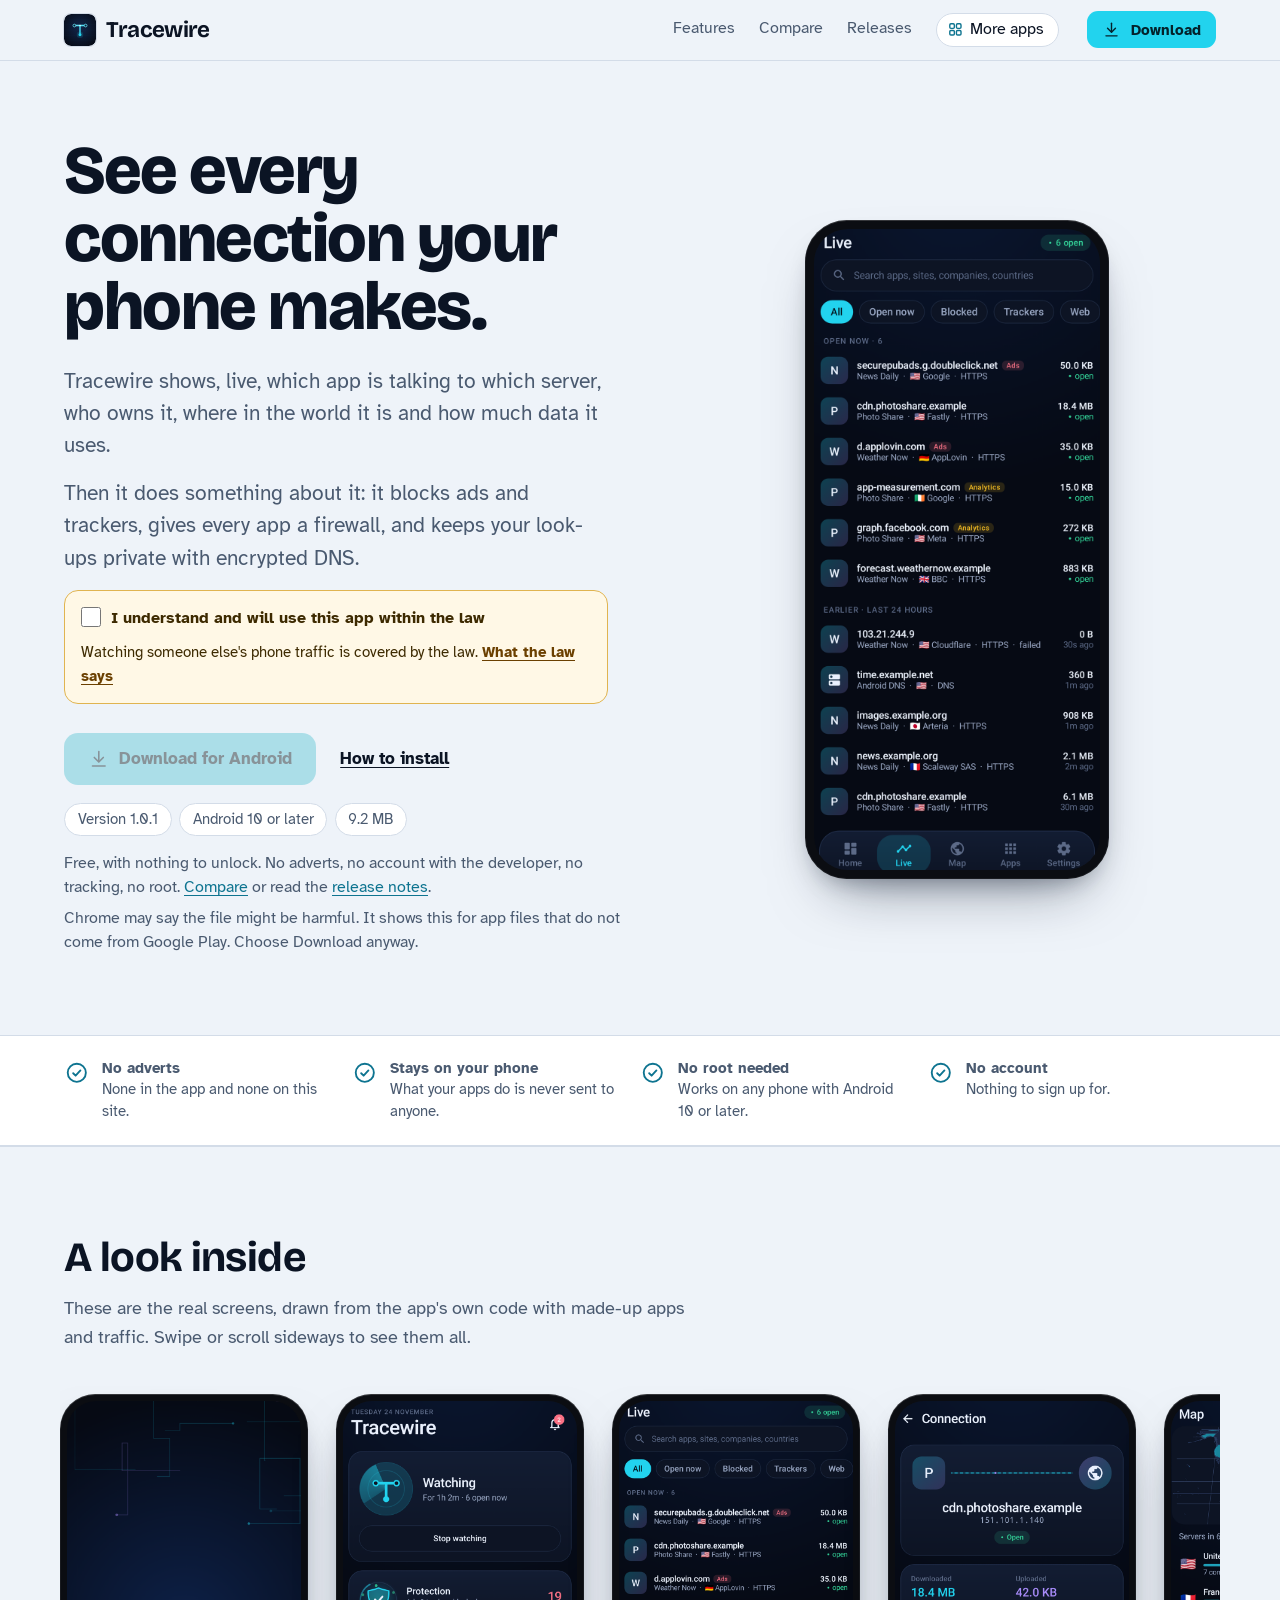
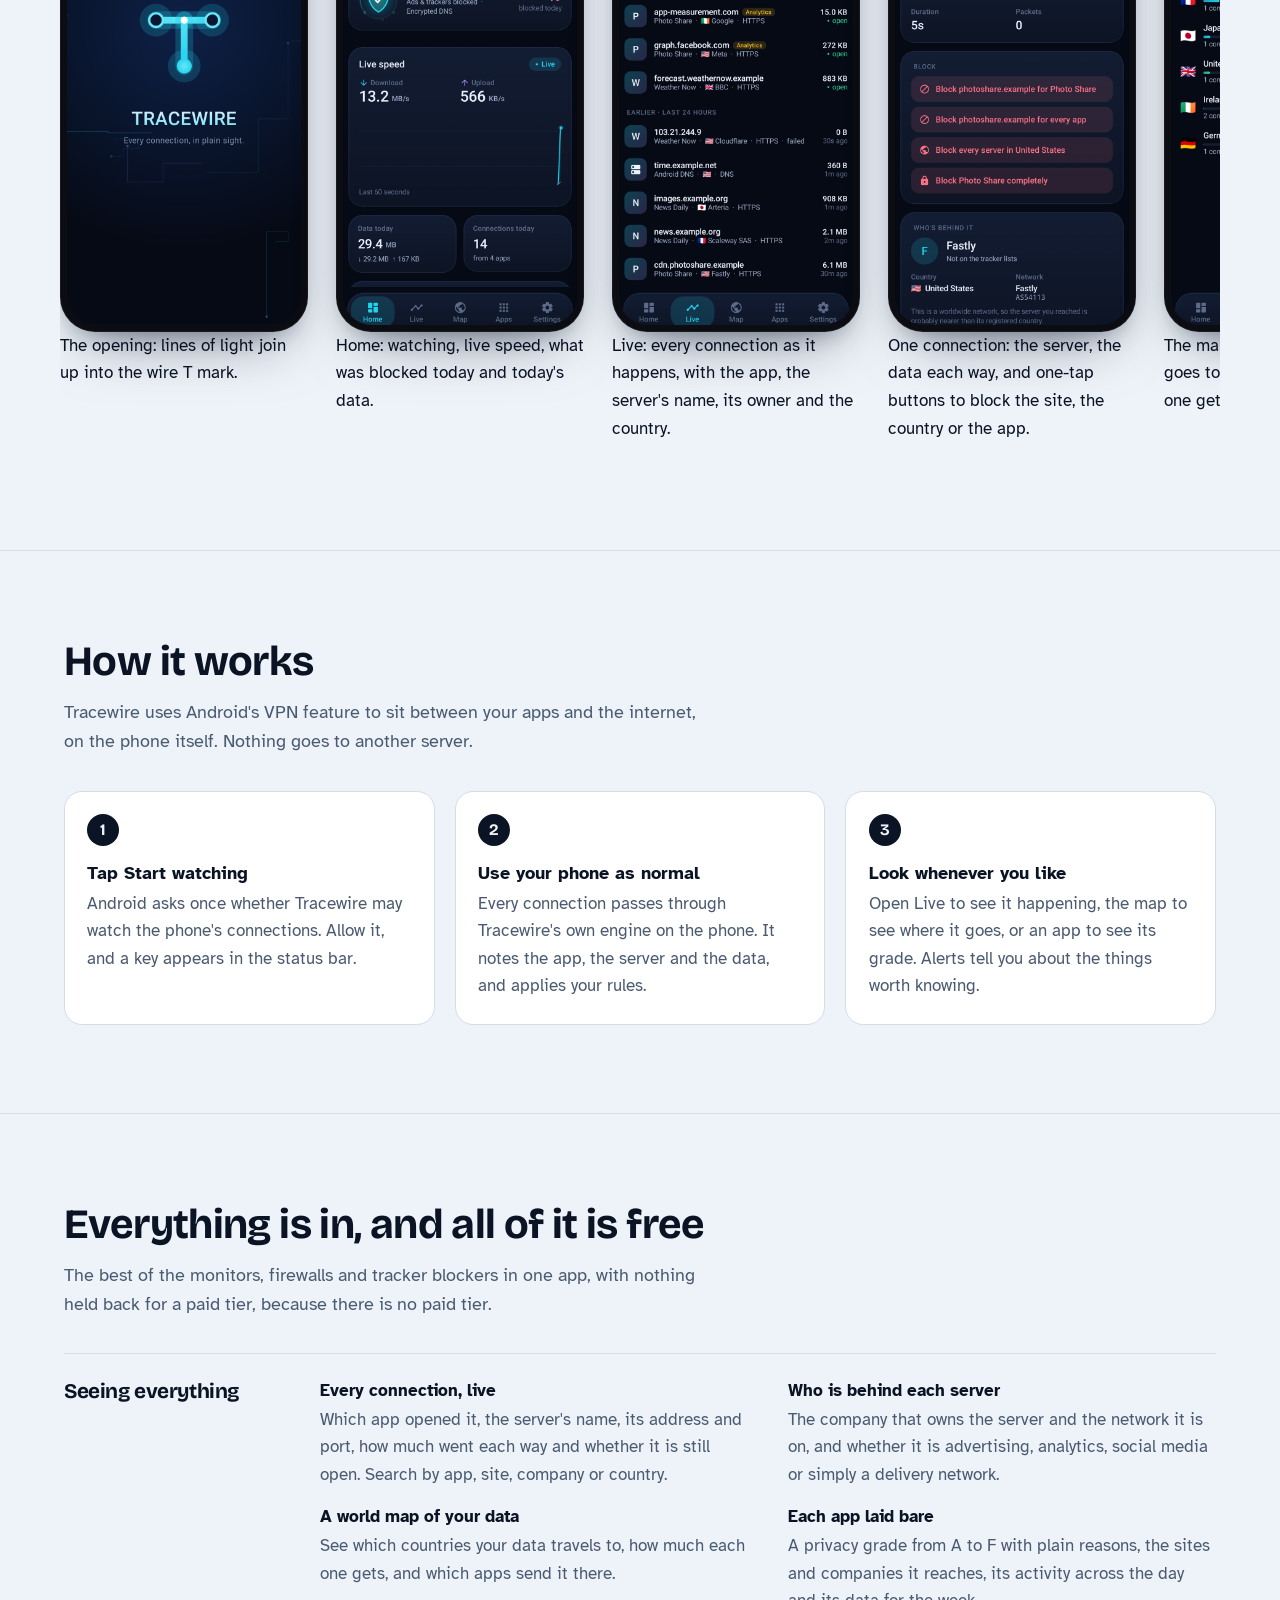
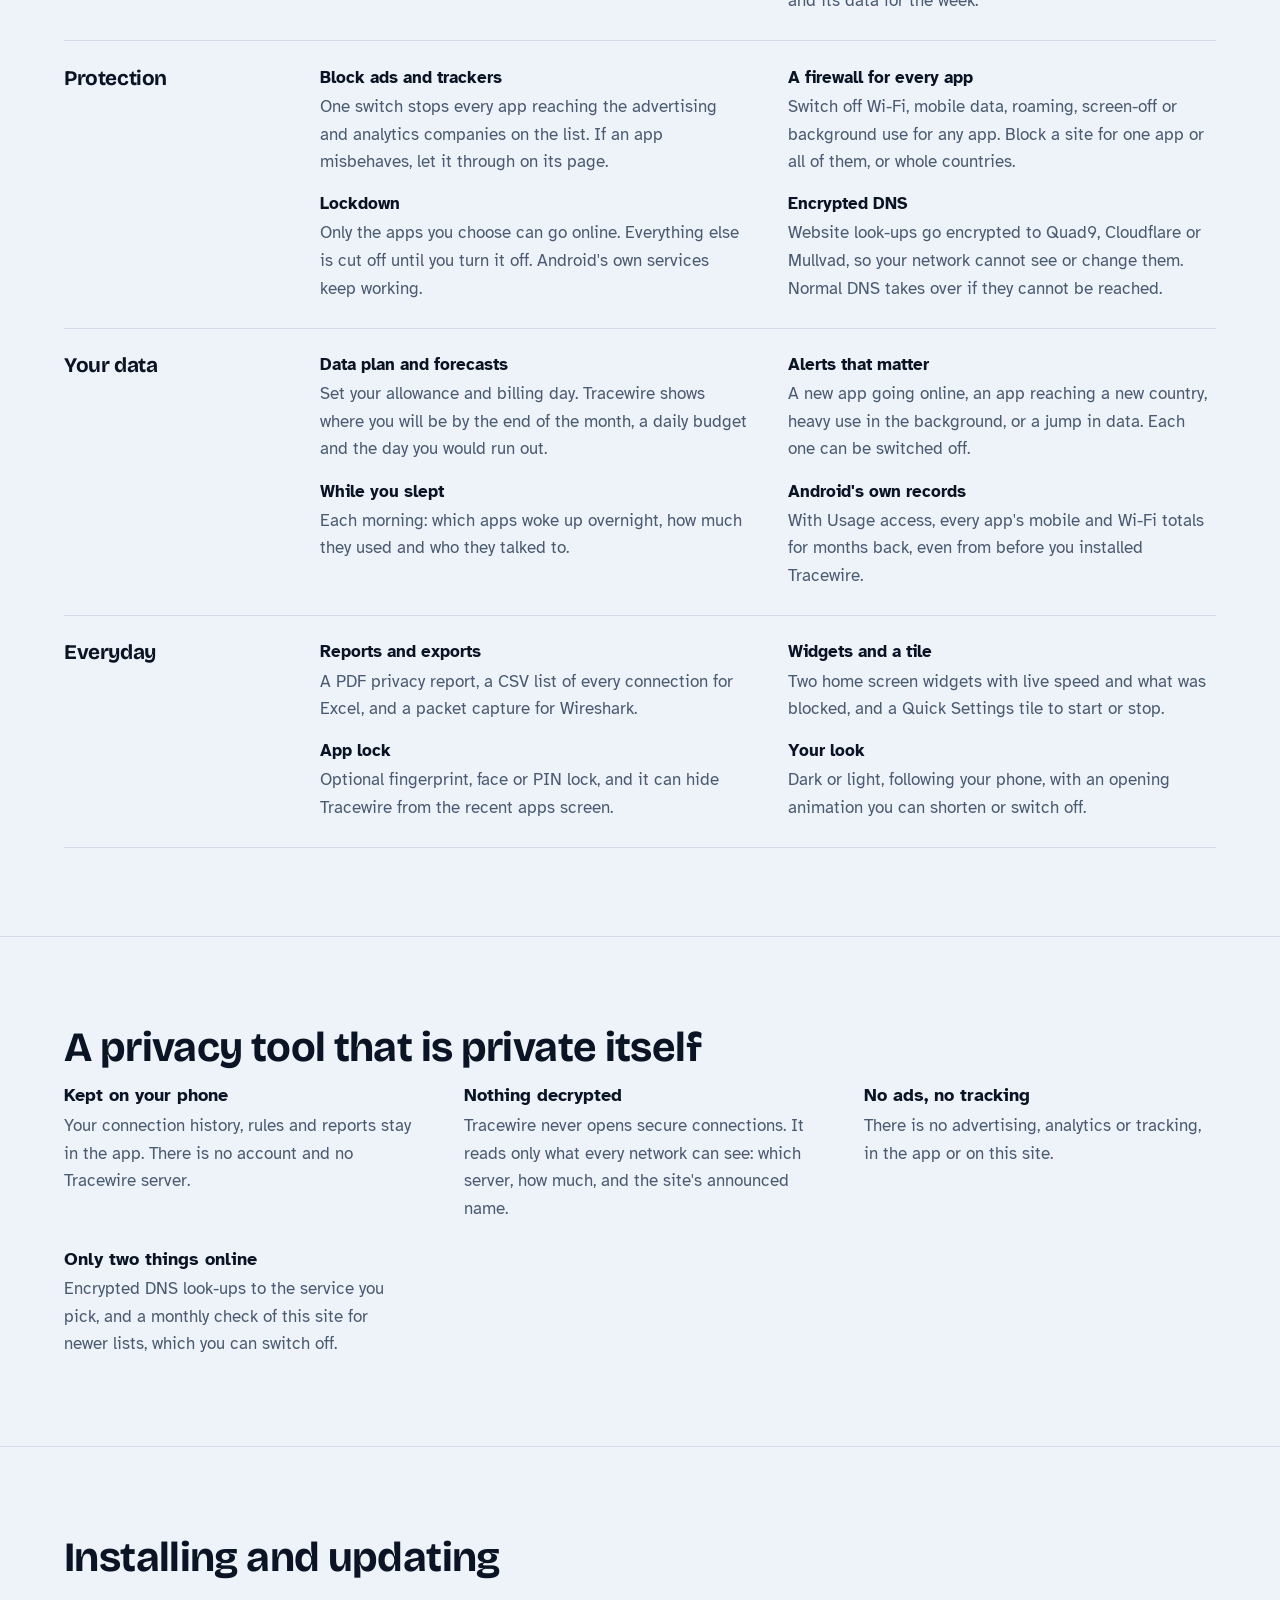
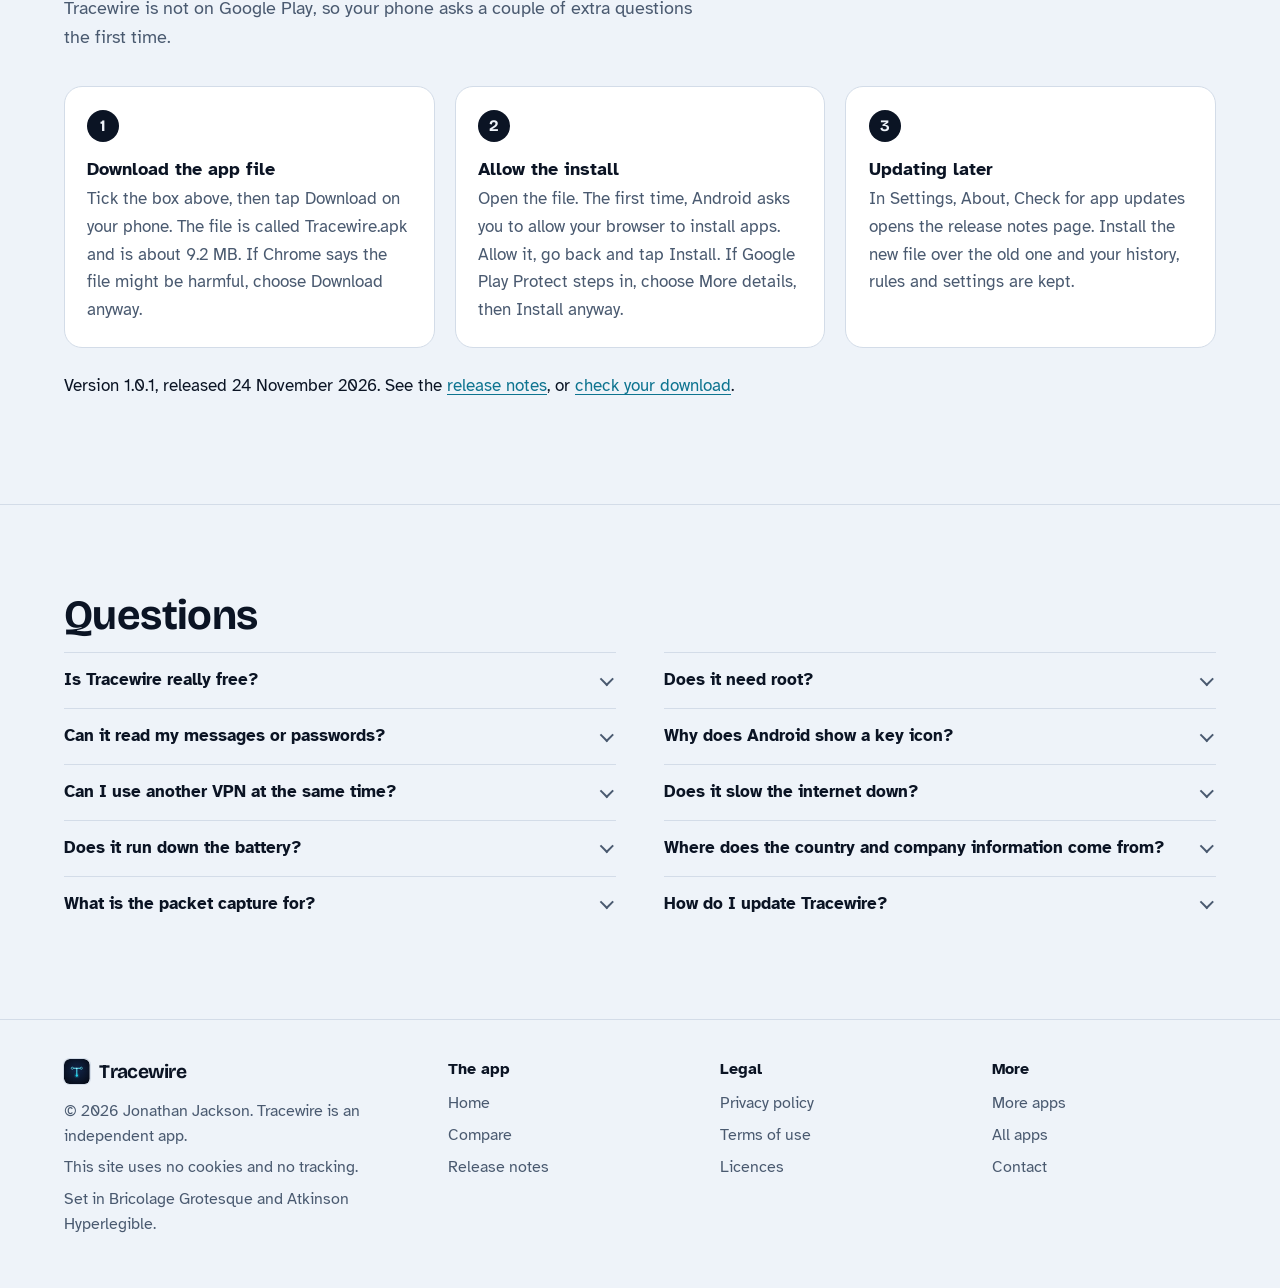
<file: index.html>
<!DOCTYPE html>
<html lang="en-GB">
<head>
<meta charset="utf-8">
<meta name="viewport" content="width=device-width, initial-scale=1">
<title>Tracewire: see which app talks to which server, free and private</title>
<meta name="description" content="Tracewire is a free Android app that shows, live, which app on your phone is talking to which server, who owns it, where in the world it is and how much data it uses. It blocks ads and trackers, has a firewall and encrypted DNS, and keeps everything on your phone. No adverts, no account, no root.">
<meta name="author" content="Jonathan Jackson">
<link rel="canonical" href="https://customgpter.github.io/tracewire/">
<meta name="theme-color" content="#eef3f9" media="(prefers-color-scheme: light)">
<meta name="theme-color" content="#060a14" media="(prefers-color-scheme: dark)">
<meta property="og:type" content="website">
<meta property="og:site_name" content="Tracewire">
<meta property="og:title" content="Tracewire: see every connection your phone makes">
<meta property="og:description" content="Tracewire is a free Android app that shows, live, which app on your phone is talking to which server, who owns it, where in the world it is and how much data it uses. It blocks ads and trackers, has a firewall and encrypted DNS, and keeps everything on your phone. No adverts, no account, no root.">
<meta property="og:url" content="https://customgpter.github.io/tracewire/">
<meta property="og:image" content="https://customgpter.github.io/tracewire/assets/og.png">
<meta property="og:image:width" content="1200">
<meta property="og:image:height" content="630">
<meta property="og:image:alt" content="Tracewire: the wire T mark and the Home screen showing live speed and what was blocked today">
<meta property="og:locale" content="en_GB">
<meta name="twitter:card" content="summary_large_image">
<link rel="icon" href="./assets/favicon.svg" type="image/svg+xml">
<link rel="apple-touch-icon" href="./assets/apple-touch-icon.png">
<link rel="preload" href="./assets/fonts/bricolage-grotesque-latin.woff2" as="font" type="font/woff2" crossorigin>
<link rel="preload" href="./assets/fonts/atkinson-hyperlegible-latin-400-normal.woff2" as="font" type="font/woff2" crossorigin>
<link rel="stylesheet" href="./assets/site.css?v=1">
<link rel="stylesheet" href="./assets/house.css?v=1">
<link rel="stylesheet" href="./assets/apps-list.css?v=1">
<script src="./assets/apps-list.js?v=1" defer></script>
<script type="application/ld+json">{"@context": "https://schema.org", "@type": "SoftwareApplication", "name": "Tracewire", "url": "https://customgpter.github.io/tracewire/", "description": "Tracewire is a free Android app that shows, live, which app on your phone is talking to which server, who owns it, where in the world it is and how much data it uses. It blocks ads and trackers, has a firewall and encrypted DNS, and keeps everything on your phone. No adverts, no account, no root.", "applicationCategory": "SecurityApplication", "operatingSystem": "Android 10 or later", "softwareVersion": "1.0.1", "downloadUrl": "https://github.com/CustomGPTer/tracewire/releases/latest/download/Tracewire.apk", "releaseNotes": "https://customgpter.github.io/tracewire/releases.html", "offers": {"@type": "Offer", "price": "0", "priceCurrency": "GBP"}, "inLanguage": "en-GB", "image": "https://customgpter.github.io/tracewire/assets/og.png", "author": {"@type": "Person", "name": "Jonathan Jackson"}}</script>
<script type="application/ld+json">{"@context": "https://schema.org", "@type": "FAQPage", "mainEntity": [{"@type": "Question", "name": "Is Tracewire really free?", "acceptedAnswer": {"@type": "Answer", "text": "Yes. There is no paid version, no subscription and no adverts, and nothing is locked. Every feature is there from the start."}}, {"@type": "Question", "name": "Does it need root?", "acceptedAnswer": {"@type": "Answer", "text": "No. Tracewire uses Android's own VPN feature to see connections, on any phone with Android 10 or later. It is not a VPN service: nothing is sent to another server, and your internet address stays the same."}}, {"@type": "Question", "name": "Can it read my messages or passwords?", "acceptedAnswer": {"@type": "Answer", "text": "No. Tracewire never decrypts anything. For secure connections it sees which app, which server and how much data, plus the site's name that the app announces when it connects. The contents stay encrypted."}}, {"@type": "Question", "name": "Why does Android show a key icon?", "acceptedAnswer": {"@type": "Answer", "text": "Android shows it for any app that uses the VPN feature. While Tracewire is watching, the key stays in the status bar. It does not mean your traffic is going anywhere else."}}, {"@type": "Question", "name": "Can I use another VPN at the same time?", "acceptedAnswer": {"@type": "Answer", "text": "No. Android lets one VPN-style app run at a time. If you switch another one on, Tracewire stops watching and tells you."}}, {"@type": "Question", "name": "Does it slow the internet down?", "acceptedAnswer": {"@type": "Answer", "text": "Not noticeably. Its own connection engine handled over 270 megabits a second in tests, far faster than mobile data. Blocking ads and trackers often makes pages lighter."}}, {"@type": "Question", "name": "Does it run down the battery?", "acceptedAnswer": {"@type": "Answer", "text": "A little, because it is working whenever you use the internet. When the screen is off it checks less often, and there is nothing to send anywhere."}}, {"@type": "Question", "name": "Where does the country and company information come from?", "acceptedAnswer": {"@type": "Answer", "text": "From lists kept on the phone: an open database of who owns each internet address and where it is registered, and AdGuard's open list of companies behind websites. Tracewire checks this site once a month for newer lists, if you allow it."}}, {"@type": "Question", "name": "What is the packet capture for?", "acceptedAnswer": {"@type": "Answer", "text": "For people who study networks. It records every packet in the standard format that Wireshark opens. Secure contents stay encrypted. Most people never need it."}}, {"@type": "Question", "name": "How do I update Tracewire?", "acceptedAnswer": {"@type": "Answer", "text": "In Settings, About, Check for app updates opens the release notes on this site. Download the new file and install it over the old one. Your history, rules and settings are kept."}}]}</script>
</head>
<body>
<a class="skip" href="#main">Skip to content</a>
<header class="masthead">
<div class="wrap">
<a class="brand" href="./" aria-label="Tracewire home"><svg viewBox="0 0 108 108" aria-hidden="true"><defs><radialGradient id="twb" cx="50%" cy="43%" r="72%"><stop offset="0" stop-color="#13254A"/><stop offset="1" stop-color="#050912"/></radialGradient><linearGradient id="twg" x1="0" y1="0" x2="1" y2="1"><stop offset="0" stop-color="#67E8F9"/><stop offset="1" stop-color="#22D3EE"/></linearGradient></defs><rect width="108" height="108" rx="24" fill="url(#twb)"/><path d="M18 0v108M36 0v108M54 0v108M72 0v108M90 0v108M0 18h108M0 36h108M0 54h108M0 72h108M0 90h108" stroke="#22D3EE" stroke-opacity=".08" stroke-width=".6"/><circle cx="54" cy="70" r="11" fill="#22D3EE" fill-opacity=".15"/><path d="M35 39H73M54 39V70" stroke="url(#twg)" stroke-width="4.6" stroke-linecap="round" fill="none"/><circle cx="35" cy="39" r="4.6" fill="#0B1630" stroke="#67E8F9" stroke-width="2.6"/><circle cx="73" cy="39" r="4.6" fill="#0B1630" stroke="#67E8F9" stroke-width="2.6"/><circle cx="54" cy="70" r="5" fill="#22D3EE"/><circle cx="54" cy="39" r="2.4" fill="#fff"/></svg><span>Tracewire</span></a>
<nav aria-label="Main"><ul><li><a href="./#features">Features</a></li><li><a href="./compare.html">Compare</a></li><li><a href="./releases.html">Releases</a></li><li><a class="more-apps" href="./more-apps.html"><svg class="ico" viewBox="0 0 24 24" aria-hidden="true"><rect x="4" y="4" width="6.5" height="6.5" rx="1.6"/><rect x="13.5" y="4" width="6.5" height="6.5" rx="1.6"/><rect x="4" y="13.5" width="6.5" height="6.5" rx="1.6"/><rect x="13.5" y="13.5" width="6.5" height="6.5" rx="1.6"/></svg>More apps</a></li></ul></nav>
<a class="button small" href="./#download"><svg class="ico" viewBox="0 0 24 24" aria-hidden="true"><path d="M12 4v11"/><path d="M7 10.5l5 5 5-5"/><path d="M5 20h14"/></svg>Download</a>
</div>
</header>
<main id="main">
<div class="hero">
<div class="wrap hero-grid">
<div class="hero-copy">
<h1>See every connection your phone makes.</h1>
<p class="lede">Tracewire shows, live, which app is talking to which server, who owns it, where in the world it is and how much data it uses.</p><p class="lede">Then it does something about it: it blocks ads and trackers, gives every app a firewall, and keeps your look-ups private with encrypted DNS.</p>
<div class="gate-scope"><div class="law-box" data-gate><label><input type="checkbox"> I understand and will use this app within the law</label><p>Watching someone else&#x27;s phone traffic is covered by the law. <a href="terms.html#law">What the law says</a></p><noscript><p>Turn on JavaScript to tick the box and download.</p></noscript></div><p class="get" id="download"><a class="button" data-href="https://github.com/CustomGPTer/tracewire/releases/latest/download/Tracewire.apk" aria-disabled="true" role="link" tabindex="-1"><svg class="ico" viewBox="0 0 24 24" aria-hidden="true"><path d="M12 4v11"/><path d="M7 10.5l5 5 5-5"/><path d="M5 20h14"/></svg>Download for Android</a><a class="aside" href="#install">How to install</a></p></div>
<ul class="pills"><li>Version 1.0.1</li><li>Android 10 or later</li><li>9.2 MB</li></ul>
<p class="facts">Free, with nothing to unlock. No adverts, no account with the developer, no tracking, no root. <a href="compare.html">Compare</a> or read the <a href="releases.html">release notes</a>.</p>
<p class="facts">Chrome may say the file might be harmful. It shows this for app files that do not come from Google Play. Choose Download anyway.</p>
</div>
<div class="hero-phone"><div class="phone"><img src="./assets/screens/live.png" alt="Live: every connection as it happens, with the app, the server&#x27;s name, its owner and the country." width="393" height="852" fetchpriority="high"></div></div>
</div>
</div>

<section class="promises" aria-label="In short">
<div class="wrap"><ul><li><svg class="ico" viewBox="0 0 24 24" aria-hidden="true"><circle cx="12" cy="12" r="8.5"/><path d="M8.6 12.4l2.3 2.3 4.5-4.9"/></svg><span><b>No adverts</b><span>None in the app and none on this site.</span></span></li><li><svg class="ico" viewBox="0 0 24 24" aria-hidden="true"><circle cx="12" cy="12" r="8.5"/><path d="M8.6 12.4l2.3 2.3 4.5-4.9"/></svg><span><b>Stays on your phone</b><span>What your apps do is never sent to anyone.</span></span></li><li><svg class="ico" viewBox="0 0 24 24" aria-hidden="true"><circle cx="12" cy="12" r="8.5"/><path d="M8.6 12.4l2.3 2.3 4.5-4.9"/></svg><span><b>No root needed</b><span>Works on any phone with Android 10 or later.</span></span></li><li><svg class="ico" viewBox="0 0 24 24" aria-hidden="true"><circle cx="12" cy="12" r="8.5"/><path d="M8.6 12.4l2.3 2.3 4.5-4.9"/></svg><span><b>No account</b><span>Nothing to sign up for.</span></span></li></ul></div>
</section>

<section id="screens" aria-labelledby="screens-h">
<div class="wrap">
<h2 id="screens-h">A look inside</h2>
<p class="intro">These are the real screens, drawn from the app&#x27;s own code with made-up apps and traffic. Swipe or scroll sideways to see them all.</p>
<div class="gallery" tabindex="0" role="region" aria-label="Screens from Tracewire"><figure class="shot"><div class="phone"><img src="./assets/screens/opening.png" alt="The opening: lines of light join up into the wire T mark." width="393" height="852" loading="eager" decoding="async"></div><figcaption>The opening: lines of light join up into the wire T mark.</figcaption></figure><figure class="shot"><div class="phone"><img src="./assets/screens/home.png" alt="Home: watching, live speed, what was blocked today and today&#x27;s data." width="393" height="852" loading="eager" decoding="async"></div><figcaption>Home: watching, live speed, what was blocked today and today&#x27;s data.</figcaption></figure><figure class="shot"><div class="phone"><img src="./assets/screens/live.png" alt="Live: every connection as it happens, with the app, the server&#x27;s name, its owner and the country." width="393" height="852" loading="eager" decoding="async"></div><figcaption>Live: every connection as it happens, with the app, the server&#x27;s name, its owner and the country.</figcaption></figure><figure class="shot"><div class="phone"><img src="./assets/screens/connection.png" alt="One connection: the server, the data each way, and one-tap buttons to block the site, the country or the app." width="393" height="852" loading="lazy" decoding="async"></div><figcaption>One connection: the server, the data each way, and one-tap buttons to block the site, the country or the app.</figcaption></figure><figure class="shot"><div class="phone"><img src="./assets/screens/map.png" alt="The map: the countries your data goes to, with the share of it each one gets." width="393" height="852" loading="lazy" decoding="async"></div><figcaption>The map: the countries your data goes to, with the share of it each one gets.</figcaption></figure><figure class="shot"><div class="phone"><img src="./assets/screens/app.png" alt="Each app: its privacy grade, the companies it reaches, and its own firewall." width="393" height="852" loading="lazy" decoding="async"></div><figcaption>Each app: its privacy grade, the companies it reaches, and its own firewall.</figcaption></figure><figure class="shot"><div class="phone"><img src="./assets/screens/protection.png" alt="Protection: the ad and tracker blocker, Lockdown, new-app rules and encrypted DNS." width="393" height="852" loading="lazy" decoding="async"></div><figcaption>Protection: the ad and tracker blocker, Lockdown, new-app rules and encrypted DNS.</figcaption></figure><figure class="shot"><div class="phone"><img src="./assets/screens/plan.png" alt="Your data plan: where you will be by the end of the month, and a daily budget." width="393" height="852" loading="lazy" decoding="async"></div><figcaption>Your data plan: where you will be by the end of the month, and a daily budget.</figcaption></figure><figure class="shot"><div class="phone"><img src="./assets/screens/night.png" alt="While you slept: which apps used data overnight, and who they talked to." width="393" height="852" loading="lazy" decoding="async"></div><figcaption>While you slept: which apps used data overnight, and who they talked to.</figcaption></figure><figure class="shot"><div class="phone"><img src="./assets/screens/home-light.png" alt="The light look, for daytime. Tracewire follows your phone&#x27;s setting." width="393" height="852" loading="lazy" decoding="async"></div><figcaption>The light look, for daytime. Tracewire follows your phone&#x27;s setting.</figcaption></figure></div>
</div>
</section>

<section id="how" aria-labelledby="how-h">
<div class="wrap">
<h2 id="how-h">How it works</h2>
<p class="intro">Tracewire uses Android&#x27;s VPN feature to sit between your apps and the internet, on the phone itself. Nothing goes to another server.</p>
<ol class="steps"><li><h3>Tap Start watching</h3><p>Android asks once whether Tracewire may watch the phone&#x27;s connections. Allow it, and a key appears in the status bar.</p></li><li><h3>Use your phone as normal</h3><p>Every connection passes through Tracewire&#x27;s own engine on the phone. It notes the app, the server and the data, and applies your rules.</p></li><li><h3>Look whenever you like</h3><p>Open Live to see it happening, the map to see where it goes, or an app to see its grade. Alerts tell you about the things worth knowing.</p></li></ol>
</div>
</section>

<section id="features" aria-labelledby="features-h">
<div class="wrap">
<h2 id="features-h">Everything is in, and all of it is free</h2>
<p class="intro">The best of the monitors, firewalls and tracker blockers in one app, with nothing held back for a paid tier, because there is no paid tier.</p>
<div class="groups"><div class="group"><h3>Seeing everything</h3><dl><div><dt>Every connection, live</dt><dd>Which app opened it, the server&#x27;s name, its address and port, how much went each way and whether it is still open. Search by app, site, company or country.</dd></div><div><dt>Who is behind each server</dt><dd>The company that owns the server and the network it is on, and whether it is advertising, analytics, social media or simply a delivery network.</dd></div><div><dt>A world map of your data</dt><dd>See which countries your data travels to, how much each one gets, and which apps send it there.</dd></div><div><dt>Each app laid bare</dt><dd>A privacy grade from A to F with plain reasons, the sites and companies it reaches, its activity across the day and its data for the week.</dd></div></dl></div><div class="group"><h3>Protection</h3><dl><div><dt>Block ads and trackers</dt><dd>One switch stops every app reaching the advertising and analytics companies on the list. If an app misbehaves, let it through on its page.</dd></div><div><dt>A firewall for every app</dt><dd>Switch off Wi-Fi, mobile data, roaming, screen-off or background use for any app. Block a site for one app or all of them, or whole countries.</dd></div><div><dt>Lockdown</dt><dd>Only the apps you choose can go online. Everything else is cut off until you turn it off. Android&#x27;s own services keep working.</dd></div><div><dt>Encrypted DNS</dt><dd>Website look-ups go encrypted to Quad9, Cloudflare or Mullvad, so your network cannot see or change them. Normal DNS takes over if they cannot be reached.</dd></div></dl></div><div class="group"><h3>Your data</h3><dl><div><dt>Data plan and forecasts</dt><dd>Set your allowance and billing day. Tracewire shows where you will be by the end of the month, a daily budget and the day you would run out.</dd></div><div><dt>Alerts that matter</dt><dd>A new app going online, an app reaching a new country, heavy use in the background, or a jump in data. Each one can be switched off.</dd></div><div><dt>While you slept</dt><dd>Each morning: which apps woke up overnight, how much they used and who they talked to.</dd></div><div><dt>Android&#x27;s own records</dt><dd>With Usage access, every app&#x27;s mobile and Wi-Fi totals for months back, even from before you installed Tracewire.</dd></div></dl></div><div class="group"><h3>Everyday</h3><dl><div><dt>Reports and exports</dt><dd>A PDF privacy report, a CSV list of every connection for Excel, and a packet capture for Wireshark.</dd></div><div><dt>Widgets and a tile</dt><dd>Two home screen widgets with live speed and what was blocked, and a Quick Settings tile to start or stop.</dd></div><div><dt>App lock</dt><dd>Optional fingerprint, face or PIN lock, and it can hide Tracewire from the recent apps screen.</dd></div><div><dt>Your look</dt><dd>Dark or light, following your phone, with an opening animation you can shorten or switch off.</dd></div></dl></div></div>
</div>
</section>

<section id="privacy" aria-labelledby="privacy-h">
<div class="wrap">
<h2 id="privacy-h">A privacy tool that is private itself</h2>
<ul class="plain"><li><h3>Kept on your phone</h3><p>Your connection history, rules and reports stay in the app. There is no account and no Tracewire server.</p></li><li><h3>Nothing decrypted</h3><p>Tracewire never opens secure connections. It reads only what every network can see: which server, how much, and the site&#x27;s announced name.</p></li><li><h3>No ads, no tracking</h3><p>There is no advertising, analytics or tracking, in the app or on this site.</p></li><li><h3>Only two things online</h3><p>Encrypted DNS look-ups to the service you pick, and a monthly check of this site for newer lists, which you can switch off.</p></li></ul>
</div>
</section>

<section id="install" aria-labelledby="install-h">
<div class="wrap">
<h2 id="install-h">Installing and updating</h2>
<p class="intro">Tracewire is not on Google Play, so your phone asks a couple of extra questions the first time.</p>
<ol class="steps"><li><h3>Download the app file</h3><p>Tick the box above, then tap Download on your phone. The file is called Tracewire.apk and is about 9.2 MB. If Chrome says the file might be harmful, choose Download anyway.</p></li><li><h3>Allow the install</h3><p>Open the file. The first time, Android asks you to allow your browser to install apps. Allow it, go back and tap Install. If Google Play Protect steps in, choose More details, then Install anyway.</p></li><li><h3>Updating later</h3><p>In Settings, About, Check for app updates opens the release notes page. Install the new file over the old one and your history, rules and settings are kept.</p></li></ol>
<p class="after-table">Version 1.0.1, released 24 November 2026. See the <a href="releases.html">release notes</a>, or <a href="releases.html#checking">check your download</a>.</p>
</div>
</section>

<section id="questions" aria-labelledby="questions-h">
<div class="wrap">
<h2 id="questions-h">Questions</h2>
<div class="faq"><details><summary>Is Tracewire really free?</summary><p>Yes. There is no paid version, no subscription and no adverts, and nothing is locked. Every feature is there from the start.</p></details><details><summary>Does it need root?</summary><p>No. Tracewire uses Android&#x27;s own VPN feature to see connections, on any phone with Android 10 or later. It is not a VPN service: nothing is sent to another server, and your internet address stays the same.</p></details><details><summary>Can it read my messages or passwords?</summary><p>No. Tracewire never decrypts anything. For secure connections it sees which app, which server and how much data, plus the site&#x27;s name that the app announces when it connects. The contents stay encrypted.</p></details><details><summary>Why does Android show a key icon?</summary><p>Android shows it for any app that uses the VPN feature. While Tracewire is watching, the key stays in the status bar. It does not mean your traffic is going anywhere else.</p></details><details><summary>Can I use another VPN at the same time?</summary><p>No. Android lets one VPN-style app run at a time. If you switch another one on, Tracewire stops watching and tells you.</p></details><details><summary>Does it slow the internet down?</summary><p>Not noticeably. Its own connection engine handled over 270 megabits a second in tests, far faster than mobile data. Blocking ads and trackers often makes pages lighter.</p></details><details><summary>Does it run down the battery?</summary><p>A little, because it is working whenever you use the internet. When the screen is off it checks less often, and there is nothing to send anywhere.</p></details><details><summary>Where does the country and company information come from?</summary><p>From lists kept on the phone: an open database of who owns each internet address and where it is registered, and AdGuard&#x27;s open list of companies behind websites. Tracewire checks this site once a month for newer lists, if you allow it.</p></details><details><summary>What is the packet capture for?</summary><p>For people who study networks. It records every packet in the standard format that Wireshark opens. Secure contents stay encrypted. Most people never need it.</p></details><details><summary>How do I update Tracewire?</summary><p>In Settings, About, Check for app updates opens the release notes on this site. Download the new file and install it over the old one. Your history, rules and settings are kept.</p></details></div>
</div>
</section>
</main>
<footer class="colophon">
<div class="wrap">
<div>
<a class="brand" href="./" aria-label="Tracewire home"><svg viewBox="0 0 108 108" aria-hidden="true"><defs><radialGradient id="twb2" cx="50%" cy="43%" r="72%"><stop offset="0" stop-color="#13254A"/><stop offset="1" stop-color="#050912"/></radialGradient><linearGradient id="twg2" x1="0" y1="0" x2="1" y2="1"><stop offset="0" stop-color="#67E8F9"/><stop offset="1" stop-color="#22D3EE"/></linearGradient></defs><rect width="108" height="108" rx="24" fill="url(#twb2)"/><path d="M18 0v108M36 0v108M54 0v108M72 0v108M90 0v108M0 18h108M0 36h108M0 54h108M0 72h108M0 90h108" stroke="#22D3EE" stroke-opacity=".08" stroke-width=".6"/><circle cx="54" cy="70" r="11" fill="#22D3EE" fill-opacity=".15"/><path d="M35 39H73M54 39V70" stroke="url(#twg2)" stroke-width="4.6" stroke-linecap="round" fill="none"/><circle cx="35" cy="39" r="4.6" fill="#0B1630" stroke="#67E8F9" stroke-width="2.6"/><circle cx="73" cy="39" r="4.6" fill="#0B1630" stroke="#67E8F9" stroke-width="2.6"/><circle cx="54" cy="70" r="5" fill="#22D3EE"/><circle cx="54" cy="39" r="2.4" fill="#fff"/></svg><span>Tracewire</span></a>
<p>&copy; 2026 Jonathan Jackson. Tracewire is an independent app.</p>
<p>This site uses no cookies and no tracking.</p>
<p>Set in Bricolage Grotesque and Atkinson Hyperlegible.</p>
</div>
<nav aria-label="The app"><h2>The app</h2><ul>
<li><a href="./">Home</a></li>
<li><a href="./compare.html">Compare</a></li>
<li><a href="./releases.html">Release notes</a></li>
</ul></nav>
<nav aria-label="Legal"><h2>Legal</h2><ul>
<li><a href="./privacy.html">Privacy policy</a></li>
<li><a href="./terms.html">Terms of use</a></li>
<li><a href="./licences.html">Licences</a></li>
</ul></nav>
<nav aria-label="More"><h2>More</h2><ul>
<li><a href="./more-apps.html">More apps</a></li>
<li><a href="https://customgpter.github.io/">All apps</a></li>
<li><a href="https://github.com/CustomGPTer/tracewire/issues">Contact</a></li>
</ul></nav>
</div>
</footer>
</body>
</html>
</file>
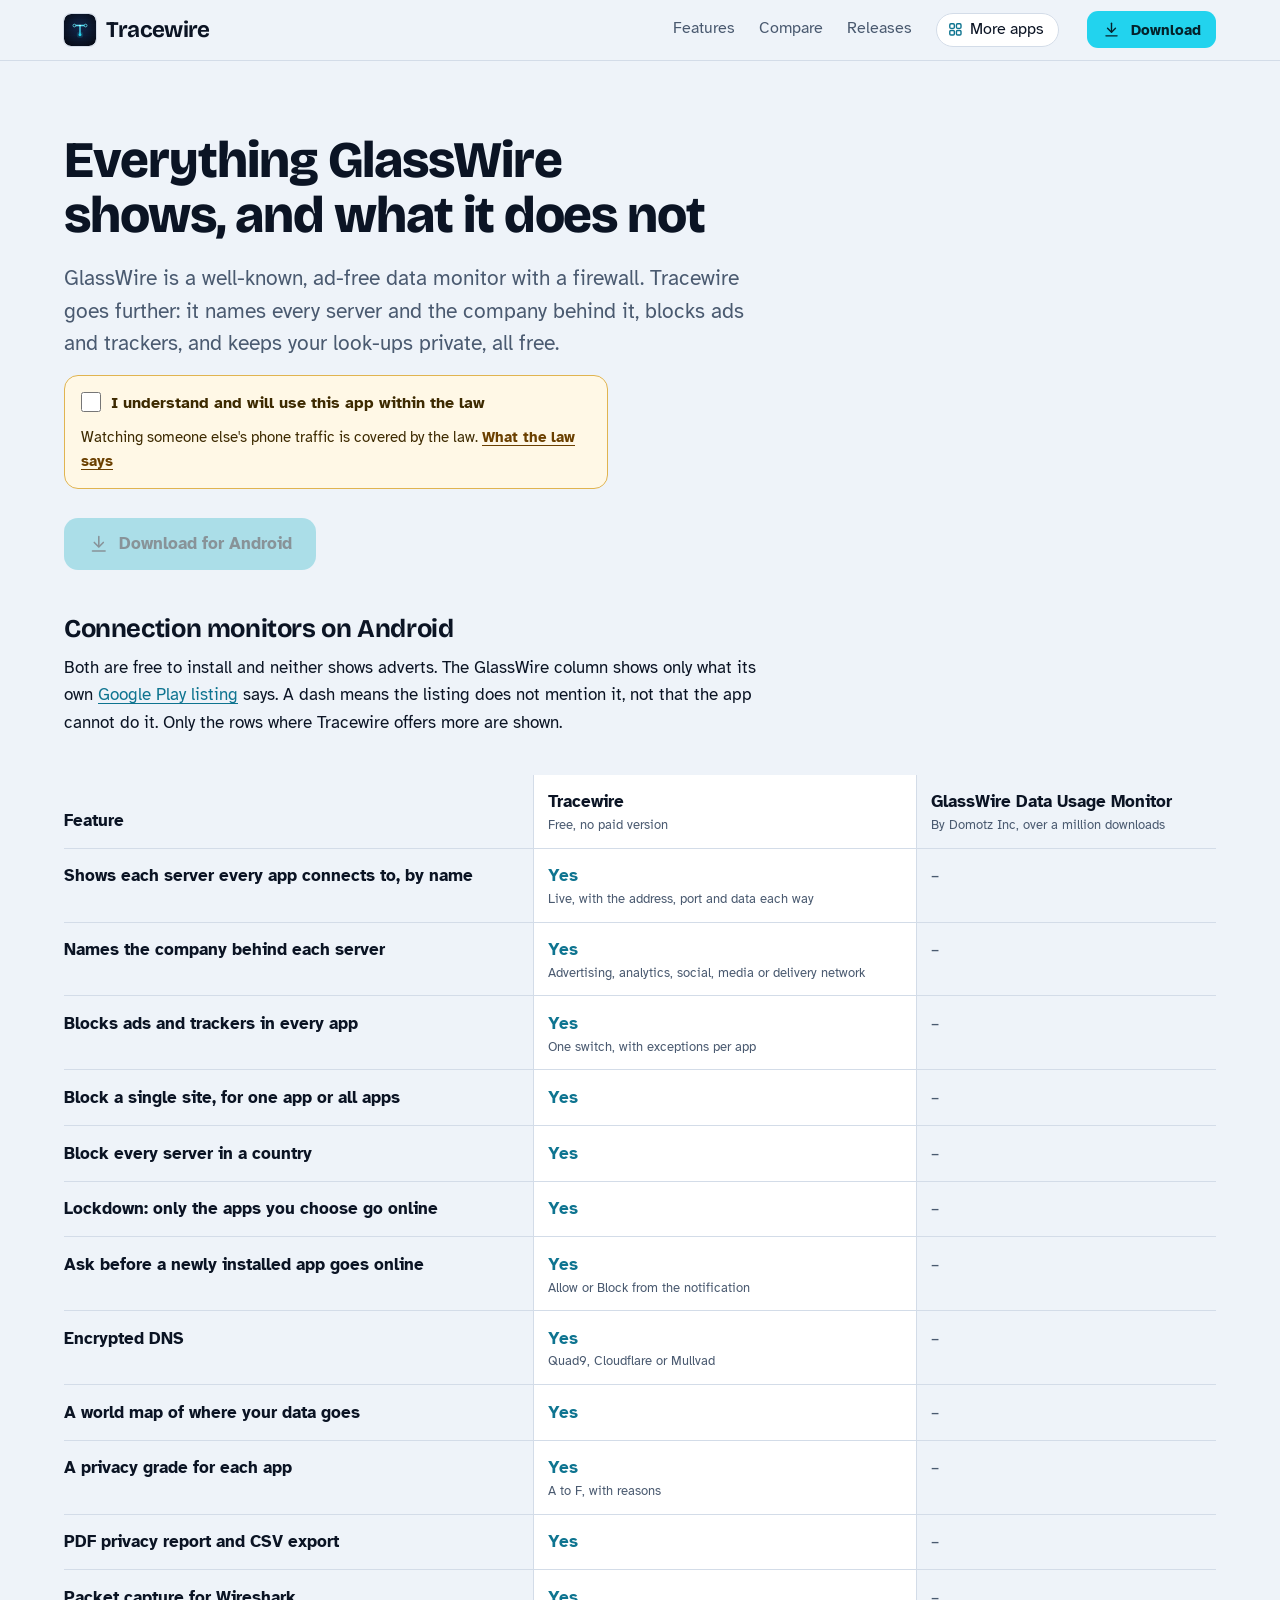
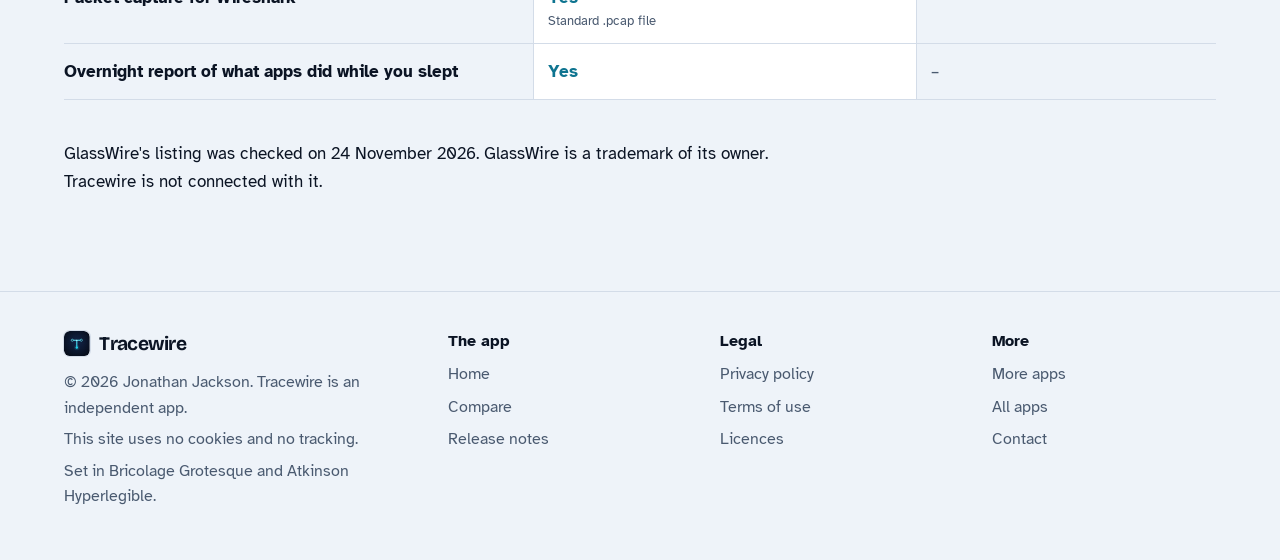
<file: compare.html>
<!DOCTYPE html>
<html lang="en-GB">
<head>
<meta charset="utf-8">
<meta name="viewport" content="width=device-width, initial-scale=1">
<title>Tracewire compared with GlassWire</title>
<meta name="description" content="How Tracewire compares with GlassWire Data Usage Monitor on Android: server names, owners, ad and tracker blocking, firewall, encrypted DNS and exports.">
<meta name="author" content="Jonathan Jackson">
<link rel="canonical" href="https://customgpter.github.io/tracewire/compare.html">
<meta name="theme-color" content="#eef3f9" media="(prefers-color-scheme: light)">
<meta name="theme-color" content="#060a14" media="(prefers-color-scheme: dark)">
<meta property="og:type" content="website">
<meta property="og:site_name" content="Tracewire">
<meta property="og:title" content="Tracewire compared with GlassWire">
<meta property="og:description" content="How Tracewire compares with GlassWire Data Usage Monitor on Android: server names, owners, ad and tracker blocking, firewall, encrypted DNS and exports.">
<meta property="og:url" content="https://customgpter.github.io/tracewire/compare.html">
<meta property="og:image" content="https://customgpter.github.io/tracewire/assets/og.png">
<meta property="og:image:width" content="1200">
<meta property="og:image:height" content="630">
<meta property="og:image:alt" content="Tracewire: the wire T mark and the Home screen showing live speed and what was blocked today">
<meta property="og:locale" content="en_GB">
<meta name="twitter:card" content="summary_large_image">
<link rel="icon" href="./assets/favicon.svg" type="image/svg+xml">
<link rel="apple-touch-icon" href="./assets/apple-touch-icon.png">
<link rel="preload" href="./assets/fonts/bricolage-grotesque-latin.woff2" as="font" type="font/woff2" crossorigin>
<link rel="preload" href="./assets/fonts/atkinson-hyperlegible-latin-400-normal.woff2" as="font" type="font/woff2" crossorigin>
<link rel="stylesheet" href="./assets/site.css?v=1">
<link rel="stylesheet" href="./assets/house.css?v=1">
<link rel="stylesheet" href="./assets/apps-list.css?v=1">
<script src="./assets/apps-list.js?v=1" defer></script>
</head>
<body>
<a class="skip" href="#main">Skip to content</a>
<header class="masthead">
<div class="wrap">
<a class="brand" href="./" aria-label="Tracewire home"><svg viewBox="0 0 108 108" aria-hidden="true"><defs><radialGradient id="twb" cx="50%" cy="43%" r="72%"><stop offset="0" stop-color="#13254A"/><stop offset="1" stop-color="#050912"/></radialGradient><linearGradient id="twg" x1="0" y1="0" x2="1" y2="1"><stop offset="0" stop-color="#67E8F9"/><stop offset="1" stop-color="#22D3EE"/></linearGradient></defs><rect width="108" height="108" rx="24" fill="url(#twb)"/><path d="M18 0v108M36 0v108M54 0v108M72 0v108M90 0v108M0 18h108M0 36h108M0 54h108M0 72h108M0 90h108" stroke="#22D3EE" stroke-opacity=".08" stroke-width=".6"/><circle cx="54" cy="70" r="11" fill="#22D3EE" fill-opacity=".15"/><path d="M35 39H73M54 39V70" stroke="url(#twg)" stroke-width="4.6" stroke-linecap="round" fill="none"/><circle cx="35" cy="39" r="4.6" fill="#0B1630" stroke="#67E8F9" stroke-width="2.6"/><circle cx="73" cy="39" r="4.6" fill="#0B1630" stroke="#67E8F9" stroke-width="2.6"/><circle cx="54" cy="70" r="5" fill="#22D3EE"/><circle cx="54" cy="39" r="2.4" fill="#fff"/></svg><span>Tracewire</span></a>
<nav aria-label="Main"><ul><li><a href="./#features">Features</a></li><li><a href="./compare.html">Compare</a></li><li><a href="./releases.html">Releases</a></li><li><a class="more-apps" href="./more-apps.html"><svg class="ico" viewBox="0 0 24 24" aria-hidden="true"><rect x="4" y="4" width="6.5" height="6.5" rx="1.6"/><rect x="13.5" y="4" width="6.5" height="6.5" rx="1.6"/><rect x="4" y="13.5" width="6.5" height="6.5" rx="1.6"/><rect x="13.5" y="13.5" width="6.5" height="6.5" rx="1.6"/></svg>More apps</a></li></ul></nav>
<a class="button small" href="./#download"><svg class="ico" viewBox="0 0 24 24" aria-hidden="true"><path d="M12 4v11"/><path d="M7 10.5l5 5 5-5"/><path d="M5 20h14"/></svg>Download</a>
</div>
</header>
<main id="main" class="doc">
<div class="wrap">
<div class="measure">
<h1>Everything GlassWire shows, and what it does not</h1>
<p class="lede">GlassWire is a well-known, ad-free data monitor with a firewall. Tracewire goes further: it names every server and the company behind it, blocks ads and trackers, and keeps your look-ups private, all free.</p>
<div class="gate-scope"><div class="law-box" data-gate><label><input type="checkbox"> I understand and will use this app within the law</label><p>Watching someone else&#x27;s phone traffic is covered by the law. <a href="terms.html#law">What the law says</a></p><noscript><p>Turn on JavaScript to tick the box and download.</p></noscript></div><p class="get"><a class="button" data-href="https://github.com/CustomGPTer/tracewire/releases/latest/download/Tracewire.apk" aria-disabled="true" role="link" tabindex="-1"><svg class="ico" viewBox="0 0 24 24" aria-hidden="true"><path d="M12 4v11"/><path d="M7 10.5l5 5 5-5"/><path d="M5 20h14"/></svg>Download for Android</a></p></div>
<h2 id="table">Connection monitors on Android</h2>
<p>Both are free to install and neither shows adverts. The GlassWire column shows only what its own <a href="https://play.google.com/store/apps/details?id=com.glasswire.android&hl=en_GB">Google Play listing</a> says. A dash means the listing does not mention it, not that the app cannot do it. Only the rows where Tracewire offers more are shown.</p>
</div>
<div class="scroll">
<table class="cmp">
<thead><tr><th scope="col">Feature</th><th scope="col" class="ours">Tracewire<small>Free, no paid version</small></th><th scope="col">GlassWire Data Usage Monitor<small>By Domotz Inc, over a million downloads</small></th></tr></thead>
<tbody>
<tr><th scope="row">Shows each server every app connects to, by name</th><td class="yes ours"><span class="app">Tracewire</span><span class="v">Yes<small>Live, with the address, port and data each way</small></span></td><td class="na"><span class="app">GlassWire Data Usage Monitor</span><span class="v">&ndash;</span></td></tr><tr><th scope="row">Names the company behind each server</th><td class="yes ours"><span class="app">Tracewire</span><span class="v">Yes<small>Advertising, analytics, social, media or delivery network</small></span></td><td class="na"><span class="app">GlassWire Data Usage Monitor</span><span class="v">&ndash;</span></td></tr><tr><th scope="row">Blocks ads and trackers in every app</th><td class="yes ours"><span class="app">Tracewire</span><span class="v">Yes<small>One switch, with exceptions per app</small></span></td><td class="na"><span class="app">GlassWire Data Usage Monitor</span><span class="v">&ndash;</span></td></tr><tr><th scope="row">Block a single site, for one app or all apps</th><td class="yes ours"><span class="app">Tracewire</span><span class="v">Yes</span></td><td class="na"><span class="app">GlassWire Data Usage Monitor</span><span class="v">&ndash;</span></td></tr><tr><th scope="row">Block every server in a country</th><td class="yes ours"><span class="app">Tracewire</span><span class="v">Yes</span></td><td class="na"><span class="app">GlassWire Data Usage Monitor</span><span class="v">&ndash;</span></td></tr><tr><th scope="row">Lockdown: only the apps you choose go online</th><td class="yes ours"><span class="app">Tracewire</span><span class="v">Yes</span></td><td class="na"><span class="app">GlassWire Data Usage Monitor</span><span class="v">&ndash;</span></td></tr><tr><th scope="row">Ask before a newly installed app goes online</th><td class="yes ours"><span class="app">Tracewire</span><span class="v">Yes<small>Allow or Block from the notification</small></span></td><td class="na"><span class="app">GlassWire Data Usage Monitor</span><span class="v">&ndash;</span></td></tr><tr><th scope="row">Encrypted DNS</th><td class="yes ours"><span class="app">Tracewire</span><span class="v">Yes<small>Quad9, Cloudflare or Mullvad</small></span></td><td class="na"><span class="app">GlassWire Data Usage Monitor</span><span class="v">&ndash;</span></td></tr><tr><th scope="row">A world map of where your data goes</th><td class="yes ours"><span class="app">Tracewire</span><span class="v">Yes</span></td><td class="na"><span class="app">GlassWire Data Usage Monitor</span><span class="v">&ndash;</span></td></tr><tr><th scope="row">A privacy grade for each app</th><td class="yes ours"><span class="app">Tracewire</span><span class="v">Yes<small>A to F, with reasons</small></span></td><td class="na"><span class="app">GlassWire Data Usage Monitor</span><span class="v">&ndash;</span></td></tr><tr><th scope="row">PDF privacy report and CSV export</th><td class="yes ours"><span class="app">Tracewire</span><span class="v">Yes</span></td><td class="na"><span class="app">GlassWire Data Usage Monitor</span><span class="v">&ndash;</span></td></tr><tr><th scope="row">Packet capture for Wireshark</th><td class="yes ours"><span class="app">Tracewire</span><span class="v">Yes<small>Standard .pcap file</small></span></td><td class="na"><span class="app">GlassWire Data Usage Monitor</span><span class="v">&ndash;</span></td></tr><tr><th scope="row">Overnight report of what apps did while you slept</th><td class="yes ours"><span class="app">Tracewire</span><span class="v">Yes</span></td><td class="na"><span class="app">GlassWire Data Usage Monitor</span><span class="v">&ndash;</span></td></tr>
</tbody>
</table>
</div>
<div class="measure">
<p class="after-table">GlassWire&#x27;s listing was checked on 24 November 2026. GlassWire is a trademark of its owner. Tracewire is not connected with it.</p>
</div>
</div>
</main>
<footer class="colophon">
<div class="wrap">
<div>
<a class="brand" href="./" aria-label="Tracewire home"><svg viewBox="0 0 108 108" aria-hidden="true"><defs><radialGradient id="twb2" cx="50%" cy="43%" r="72%"><stop offset="0" stop-color="#13254A"/><stop offset="1" stop-color="#050912"/></radialGradient><linearGradient id="twg2" x1="0" y1="0" x2="1" y2="1"><stop offset="0" stop-color="#67E8F9"/><stop offset="1" stop-color="#22D3EE"/></linearGradient></defs><rect width="108" height="108" rx="24" fill="url(#twb2)"/><path d="M18 0v108M36 0v108M54 0v108M72 0v108M90 0v108M0 18h108M0 36h108M0 54h108M0 72h108M0 90h108" stroke="#22D3EE" stroke-opacity=".08" stroke-width=".6"/><circle cx="54" cy="70" r="11" fill="#22D3EE" fill-opacity=".15"/><path d="M35 39H73M54 39V70" stroke="url(#twg2)" stroke-width="4.6" stroke-linecap="round" fill="none"/><circle cx="35" cy="39" r="4.6" fill="#0B1630" stroke="#67E8F9" stroke-width="2.6"/><circle cx="73" cy="39" r="4.6" fill="#0B1630" stroke="#67E8F9" stroke-width="2.6"/><circle cx="54" cy="70" r="5" fill="#22D3EE"/><circle cx="54" cy="39" r="2.4" fill="#fff"/></svg><span>Tracewire</span></a>
<p>&copy; 2026 Jonathan Jackson. Tracewire is an independent app.</p>
<p>This site uses no cookies and no tracking.</p>
<p>Set in Bricolage Grotesque and Atkinson Hyperlegible.</p>
</div>
<nav aria-label="The app"><h2>The app</h2><ul>
<li><a href="./">Home</a></li>
<li><a href="./compare.html">Compare</a></li>
<li><a href="./releases.html">Release notes</a></li>
</ul></nav>
<nav aria-label="Legal"><h2>Legal</h2><ul>
<li><a href="./privacy.html">Privacy policy</a></li>
<li><a href="./terms.html">Terms of use</a></li>
<li><a href="./licences.html">Licences</a></li>
</ul></nav>
<nav aria-label="More"><h2>More</h2><ul>
<li><a href="./more-apps.html">More apps</a></li>
<li><a href="https://customgpter.github.io/">All apps</a></li>
<li><a href="https://github.com/CustomGPTer/tracewire/issues">Contact</a></li>
</ul></nav>
</div>
</footer>
</body>
</html>
</file>
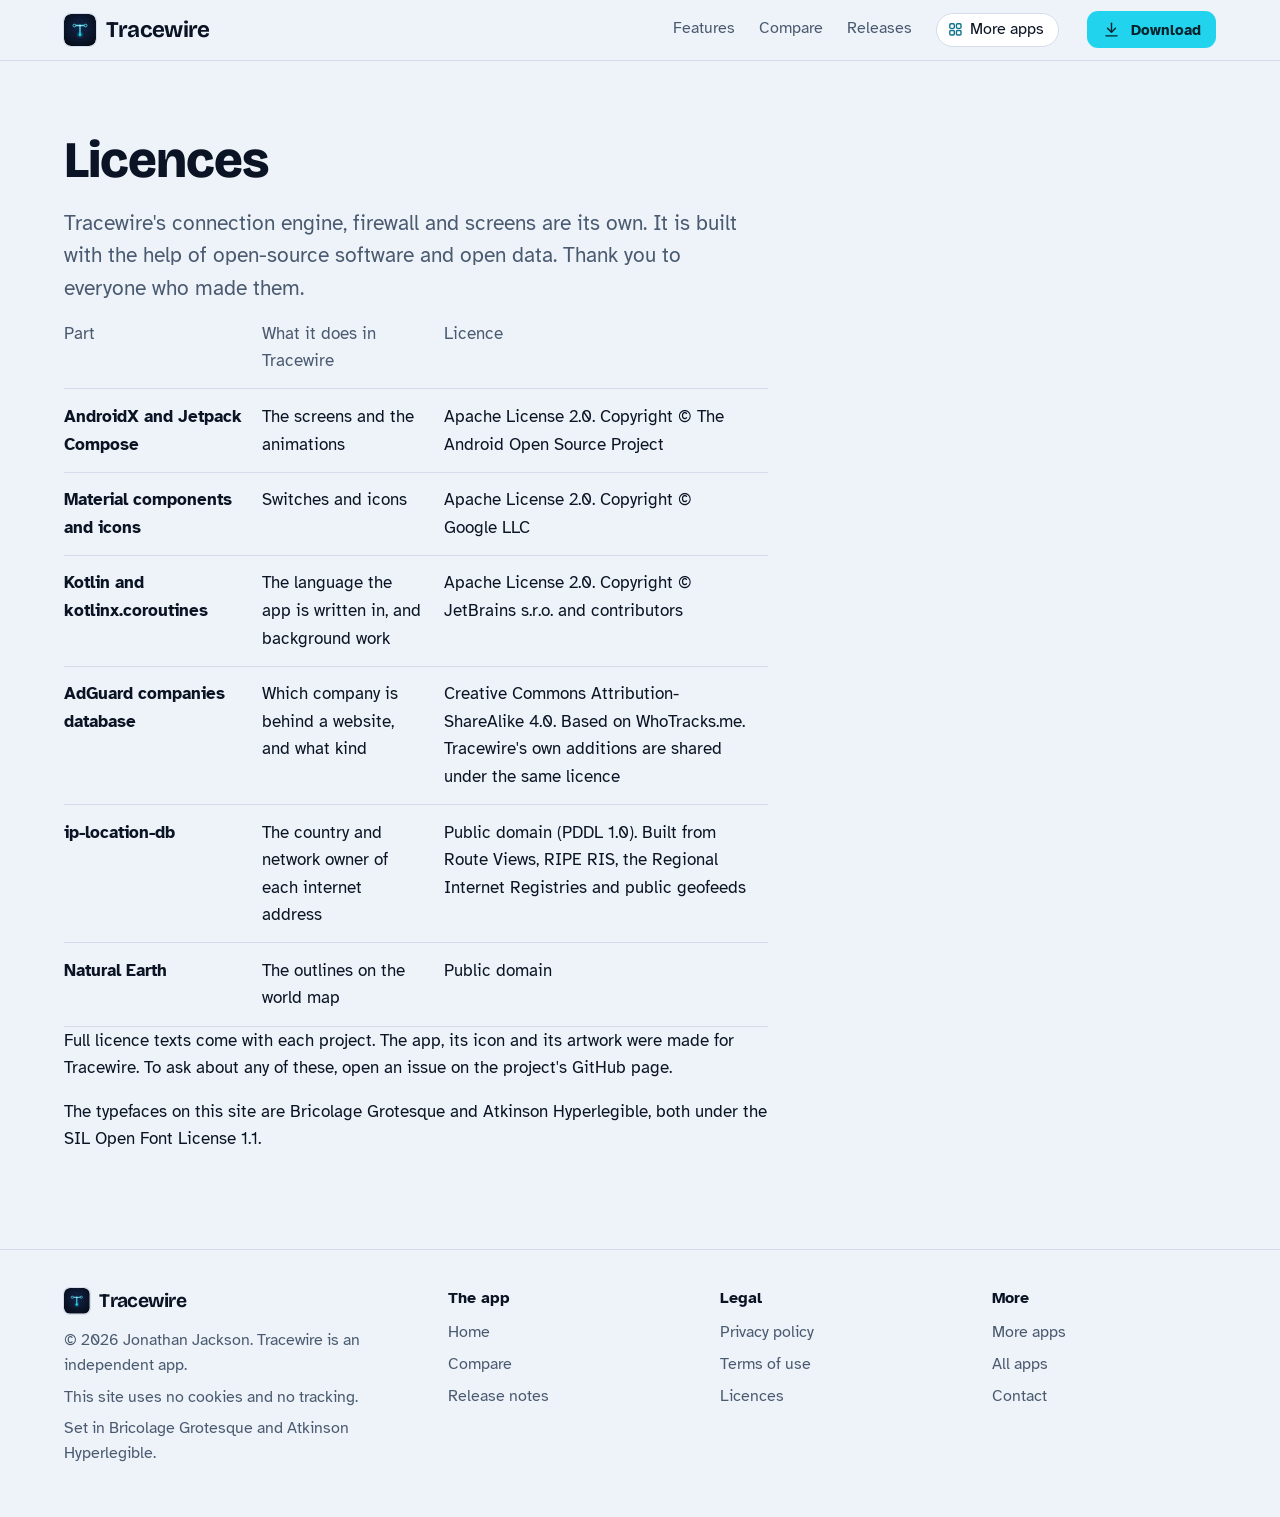
<file: licences.html>
<!DOCTYPE html>
<html lang="en-GB">
<head>
<meta charset="utf-8">
<meta name="viewport" content="width=device-width, initial-scale=1">
<title>Tracewire licences</title>
<meta name="description" content="The open-source software and open data Tracewire is built with.">
<meta name="author" content="Jonathan Jackson">
<link rel="canonical" href="https://customgpter.github.io/tracewire/licences.html">
<meta name="theme-color" content="#eef3f9" media="(prefers-color-scheme: light)">
<meta name="theme-color" content="#060a14" media="(prefers-color-scheme: dark)">
<meta property="og:type" content="website">
<meta property="og:site_name" content="Tracewire">
<meta property="og:title" content="Tracewire licences">
<meta property="og:description" content="The open-source software and open data Tracewire is built with.">
<meta property="og:url" content="https://customgpter.github.io/tracewire/licences.html">
<meta property="og:image" content="https://customgpter.github.io/tracewire/assets/og.png">
<meta property="og:image:width" content="1200">
<meta property="og:image:height" content="630">
<meta property="og:image:alt" content="Tracewire: the wire T mark and the Home screen showing live speed and what was blocked today">
<meta property="og:locale" content="en_GB">
<meta name="twitter:card" content="summary_large_image">
<link rel="icon" href="./assets/favicon.svg" type="image/svg+xml">
<link rel="apple-touch-icon" href="./assets/apple-touch-icon.png">
<link rel="preload" href="./assets/fonts/bricolage-grotesque-latin.woff2" as="font" type="font/woff2" crossorigin>
<link rel="preload" href="./assets/fonts/atkinson-hyperlegible-latin-400-normal.woff2" as="font" type="font/woff2" crossorigin>
<link rel="stylesheet" href="./assets/site.css?v=1">
<link rel="stylesheet" href="./assets/house.css?v=1">
<link rel="stylesheet" href="./assets/apps-list.css?v=1">
<script src="./assets/apps-list.js?v=1" defer></script>
</head>
<body>
<a class="skip" href="#main">Skip to content</a>
<header class="masthead">
<div class="wrap">
<a class="brand" href="./" aria-label="Tracewire home"><svg viewBox="0 0 108 108" aria-hidden="true"><defs><radialGradient id="twb" cx="50%" cy="43%" r="72%"><stop offset="0" stop-color="#13254A"/><stop offset="1" stop-color="#050912"/></radialGradient><linearGradient id="twg" x1="0" y1="0" x2="1" y2="1"><stop offset="0" stop-color="#67E8F9"/><stop offset="1" stop-color="#22D3EE"/></linearGradient></defs><rect width="108" height="108" rx="24" fill="url(#twb)"/><path d="M18 0v108M36 0v108M54 0v108M72 0v108M90 0v108M0 18h108M0 36h108M0 54h108M0 72h108M0 90h108" stroke="#22D3EE" stroke-opacity=".08" stroke-width=".6"/><circle cx="54" cy="70" r="11" fill="#22D3EE" fill-opacity=".15"/><path d="M35 39H73M54 39V70" stroke="url(#twg)" stroke-width="4.6" stroke-linecap="round" fill="none"/><circle cx="35" cy="39" r="4.6" fill="#0B1630" stroke="#67E8F9" stroke-width="2.6"/><circle cx="73" cy="39" r="4.6" fill="#0B1630" stroke="#67E8F9" stroke-width="2.6"/><circle cx="54" cy="70" r="5" fill="#22D3EE"/><circle cx="54" cy="39" r="2.4" fill="#fff"/></svg><span>Tracewire</span></a>
<nav aria-label="Main"><ul><li><a href="./#features">Features</a></li><li><a href="./compare.html">Compare</a></li><li><a href="./releases.html">Releases</a></li><li><a class="more-apps" href="./more-apps.html"><svg class="ico" viewBox="0 0 24 24" aria-hidden="true"><rect x="4" y="4" width="6.5" height="6.5" rx="1.6"/><rect x="13.5" y="4" width="6.5" height="6.5" rx="1.6"/><rect x="4" y="13.5" width="6.5" height="6.5" rx="1.6"/><rect x="13.5" y="13.5" width="6.5" height="6.5" rx="1.6"/></svg>More apps</a></li></ul></nav>
<a class="button small" href="./#download"><svg class="ico" viewBox="0 0 24 24" aria-hidden="true"><path d="M12 4v11"/><path d="M7 10.5l5 5 5-5"/><path d="M5 20h14"/></svg>Download</a>
</div>
</header>
<main id="main" class="doc">
<div class="wrap">
<div class="measure">
<h1>Licences</h1>
<p class="lede">Tracewire&#x27;s connection engine, firewall and screens are its own. It is built with the help of open-source software and open data. Thank you to everyone who made them.</p>
<div class="scroll"><table><thead><tr><th scope="col">Part</th><th scope="col">What it does in Tracewire</th><th scope="col">Licence</th></tr></thead><tbody><tr><th scope="row">AndroidX and Jetpack Compose</th><td>The screens and the animations</td><td>Apache License 2.0. Copyright &copy; The Android Open Source Project</td></tr><tr><th scope="row">Material components and icons</th><td>Switches and icons</td><td>Apache License 2.0. Copyright &copy; Google LLC</td></tr><tr><th scope="row">Kotlin and kotlinx.coroutines</th><td>The language the app is written in, and background work</td><td>Apache License 2.0. Copyright &copy; JetBrains s.r.o. and contributors</td></tr><tr><th scope="row">AdGuard companies database</th><td>Which company is behind a website, and what kind</td><td>Creative Commons Attribution-ShareAlike 4.0. Based on WhoTracks.me. Tracewire&#x27;s own additions are shared under the same licence</td></tr><tr><th scope="row">ip-location-db</th><td>The country and network owner of each internet address</td><td>Public domain (PDDL 1.0). Built from Route Views, RIPE RIS, the Regional Internet Registries and public geofeeds</td></tr><tr><th scope="row">Natural Earth</th><td>The outlines on the world map</td><td>Public domain</td></tr></tbody></table></div>
<p>Full licence texts come with each project. The app, its icon and its artwork were made for Tracewire. To ask about any of these, open an issue on the project&#x27;s GitHub page.</p>
<p>The typefaces on this site are Bricolage Grotesque and Atkinson Hyperlegible, both under the SIL Open Font License 1.1.</p>
</div>
</div>
</main>
<footer class="colophon">
<div class="wrap">
<div>
<a class="brand" href="./" aria-label="Tracewire home"><svg viewBox="0 0 108 108" aria-hidden="true"><defs><radialGradient id="twb2" cx="50%" cy="43%" r="72%"><stop offset="0" stop-color="#13254A"/><stop offset="1" stop-color="#050912"/></radialGradient><linearGradient id="twg2" x1="0" y1="0" x2="1" y2="1"><stop offset="0" stop-color="#67E8F9"/><stop offset="1" stop-color="#22D3EE"/></linearGradient></defs><rect width="108" height="108" rx="24" fill="url(#twb2)"/><path d="M18 0v108M36 0v108M54 0v108M72 0v108M90 0v108M0 18h108M0 36h108M0 54h108M0 72h108M0 90h108" stroke="#22D3EE" stroke-opacity=".08" stroke-width=".6"/><circle cx="54" cy="70" r="11" fill="#22D3EE" fill-opacity=".15"/><path d="M35 39H73M54 39V70" stroke="url(#twg2)" stroke-width="4.6" stroke-linecap="round" fill="none"/><circle cx="35" cy="39" r="4.6" fill="#0B1630" stroke="#67E8F9" stroke-width="2.6"/><circle cx="73" cy="39" r="4.6" fill="#0B1630" stroke="#67E8F9" stroke-width="2.6"/><circle cx="54" cy="70" r="5" fill="#22D3EE"/><circle cx="54" cy="39" r="2.4" fill="#fff"/></svg><span>Tracewire</span></a>
<p>&copy; 2026 Jonathan Jackson. Tracewire is an independent app.</p>
<p>This site uses no cookies and no tracking.</p>
<p>Set in Bricolage Grotesque and Atkinson Hyperlegible.</p>
</div>
<nav aria-label="The app"><h2>The app</h2><ul>
<li><a href="./">Home</a></li>
<li><a href="./compare.html">Compare</a></li>
<li><a href="./releases.html">Release notes</a></li>
</ul></nav>
<nav aria-label="Legal"><h2>Legal</h2><ul>
<li><a href="./privacy.html">Privacy policy</a></li>
<li><a href="./terms.html">Terms of use</a></li>
<li><a href="./licences.html">Licences</a></li>
</ul></nav>
<nav aria-label="More"><h2>More</h2><ul>
<li><a href="./more-apps.html">More apps</a></li>
<li><a href="https://customgpter.github.io/">All apps</a></li>
<li><a href="https://github.com/CustomGPTer/tracewire/issues">Contact</a></li>
</ul></nav>
</div>
</footer>
</body>
</html>
</file>
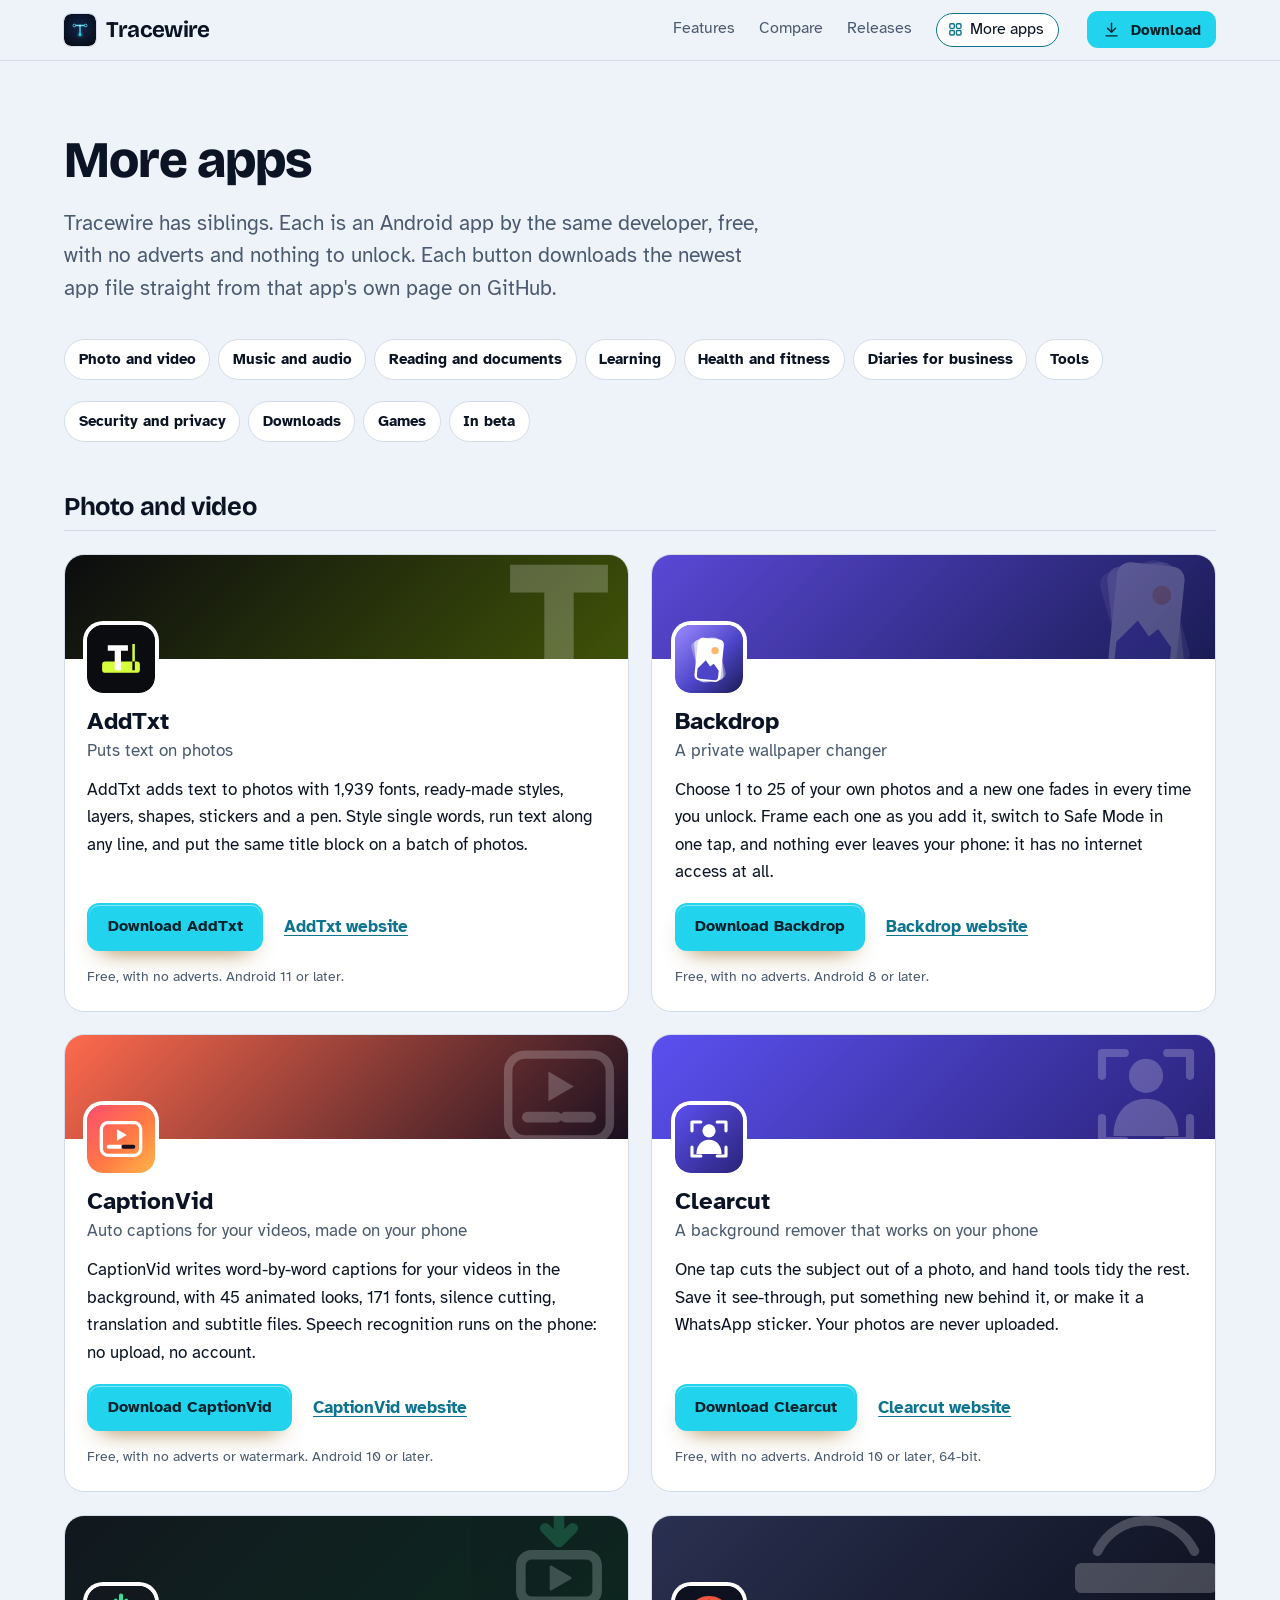
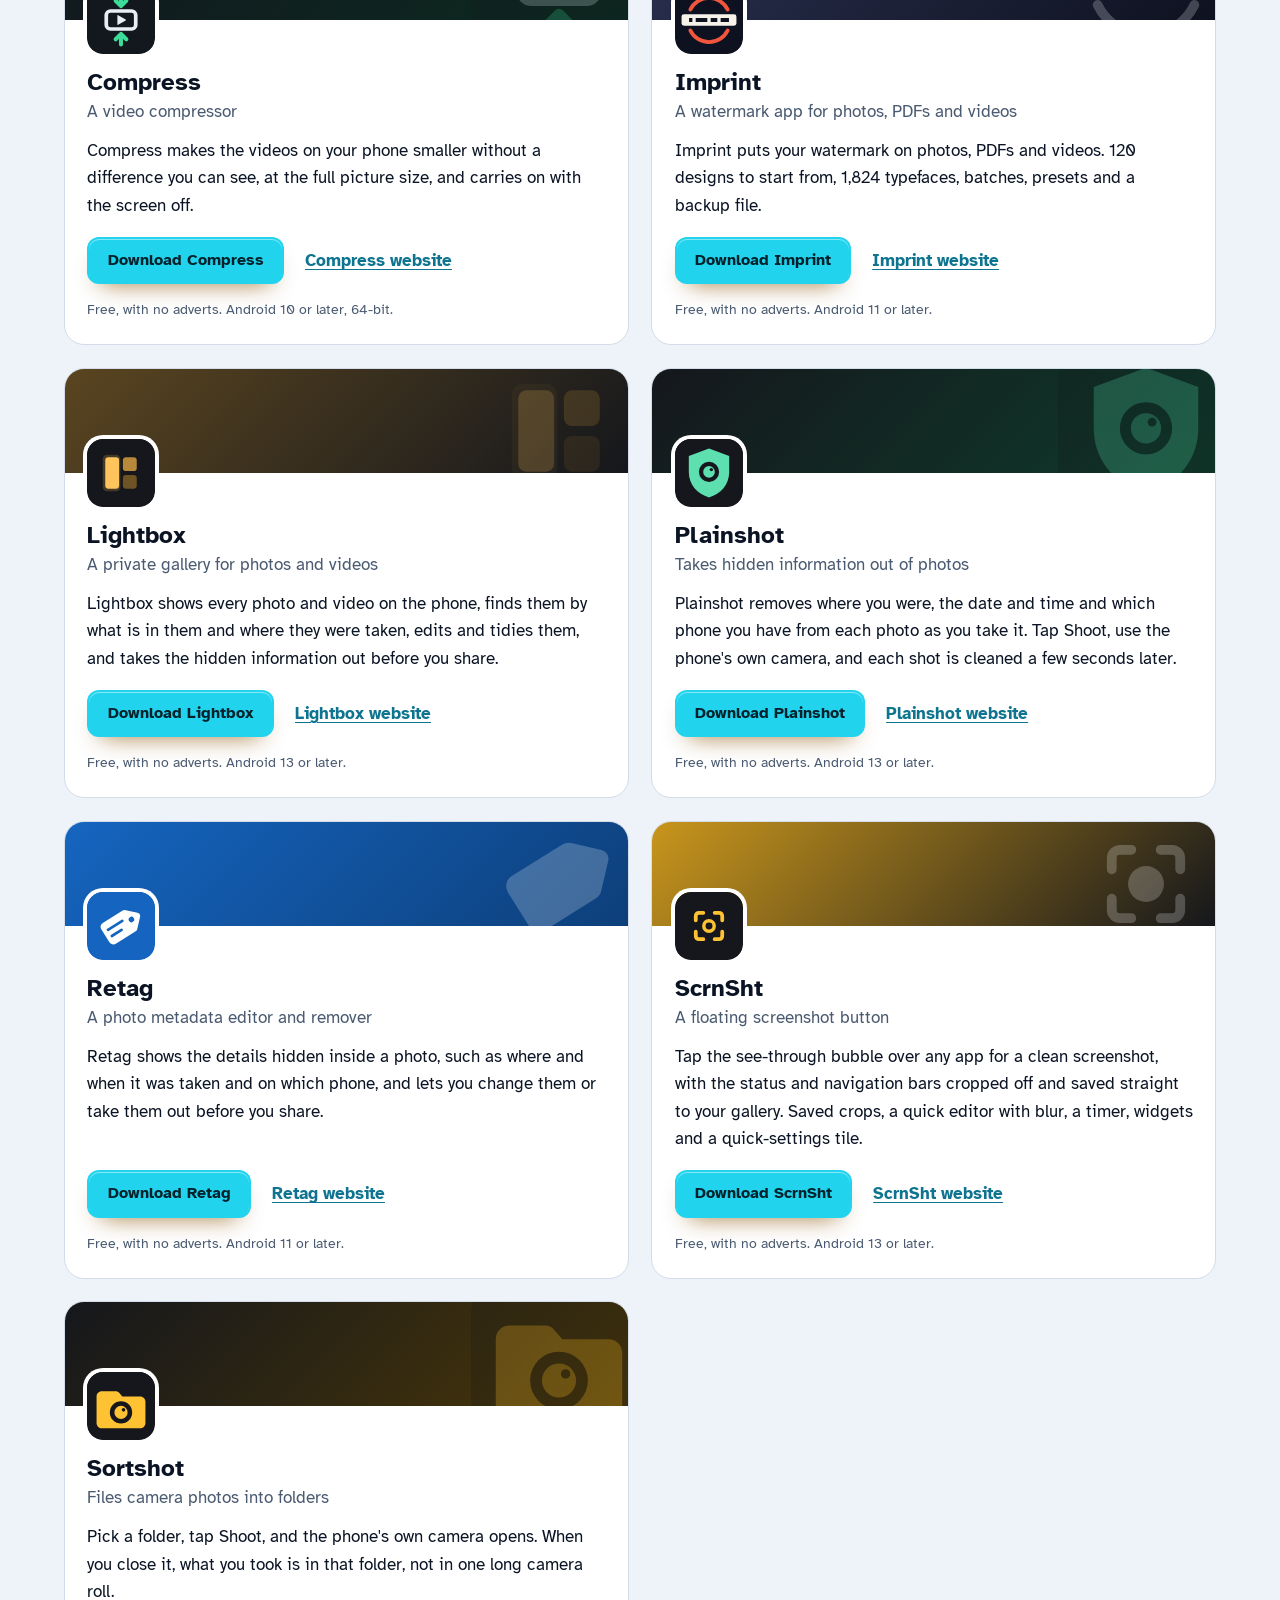
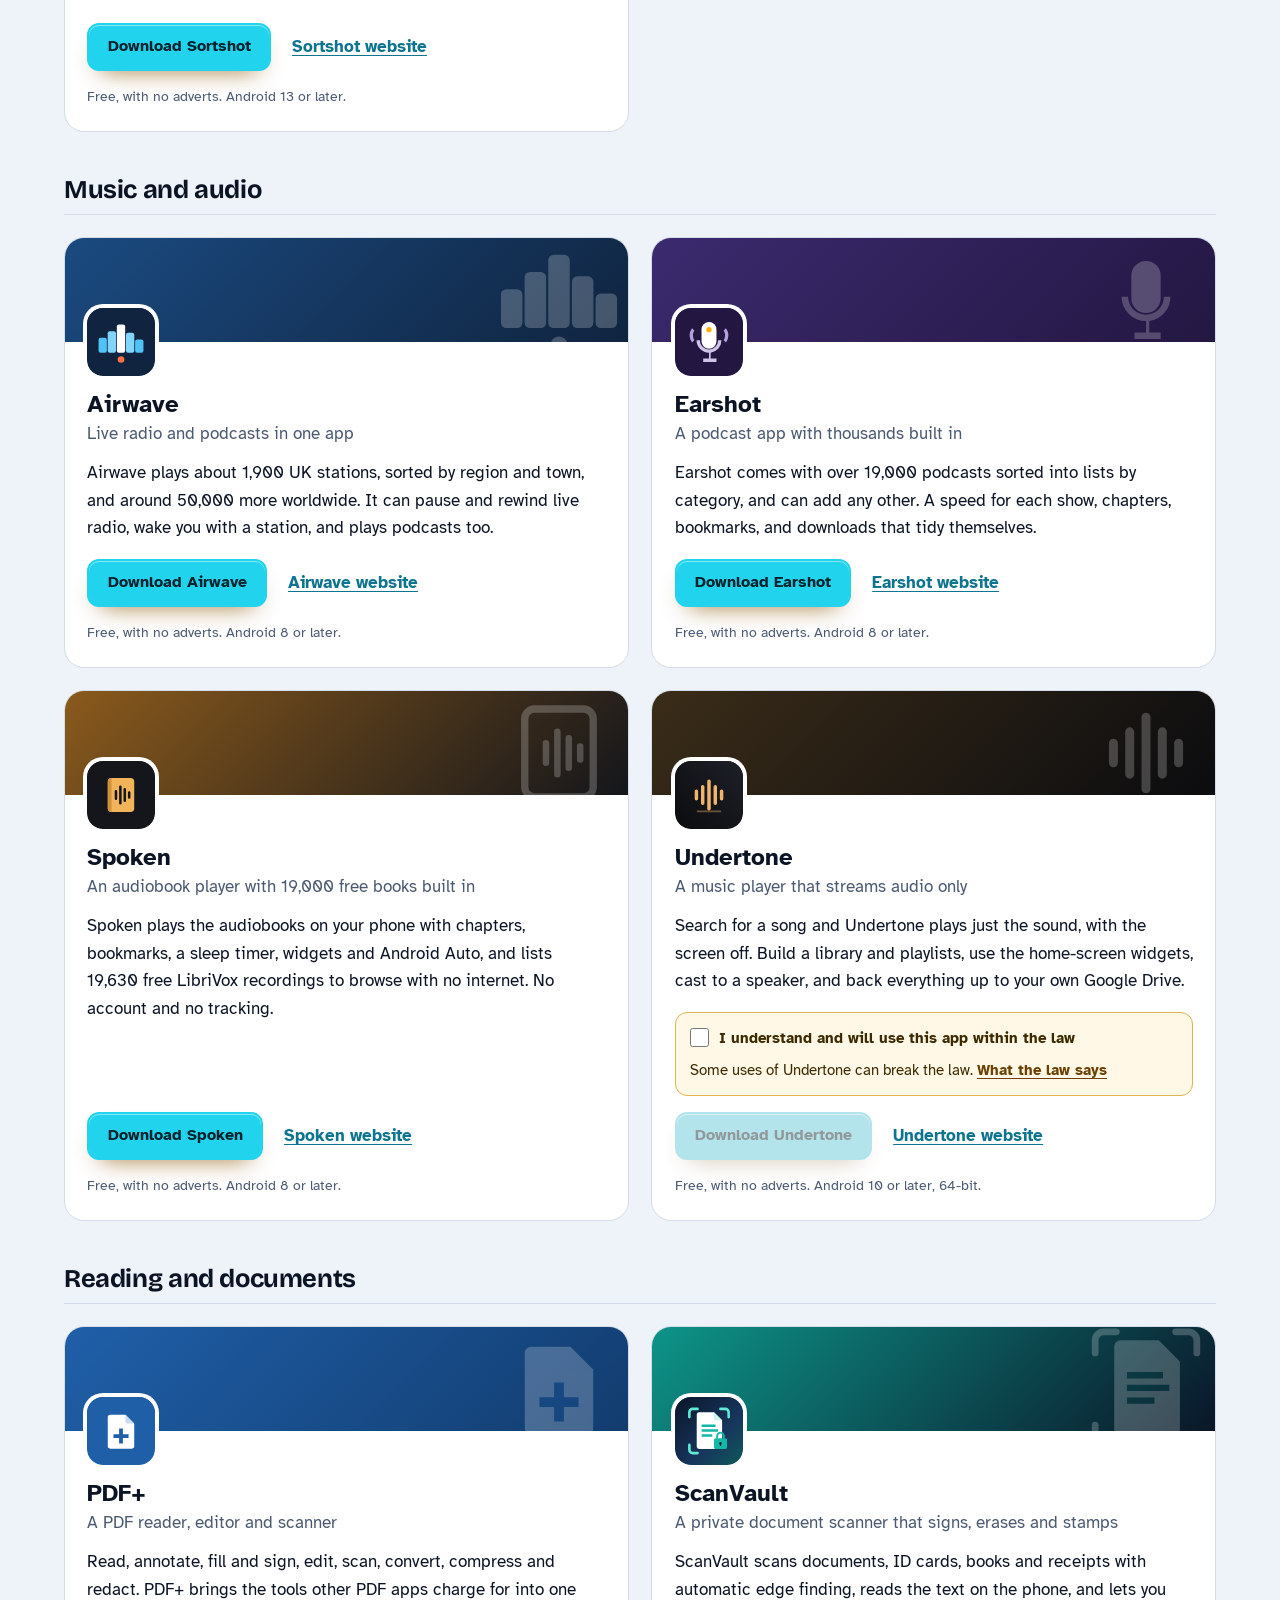
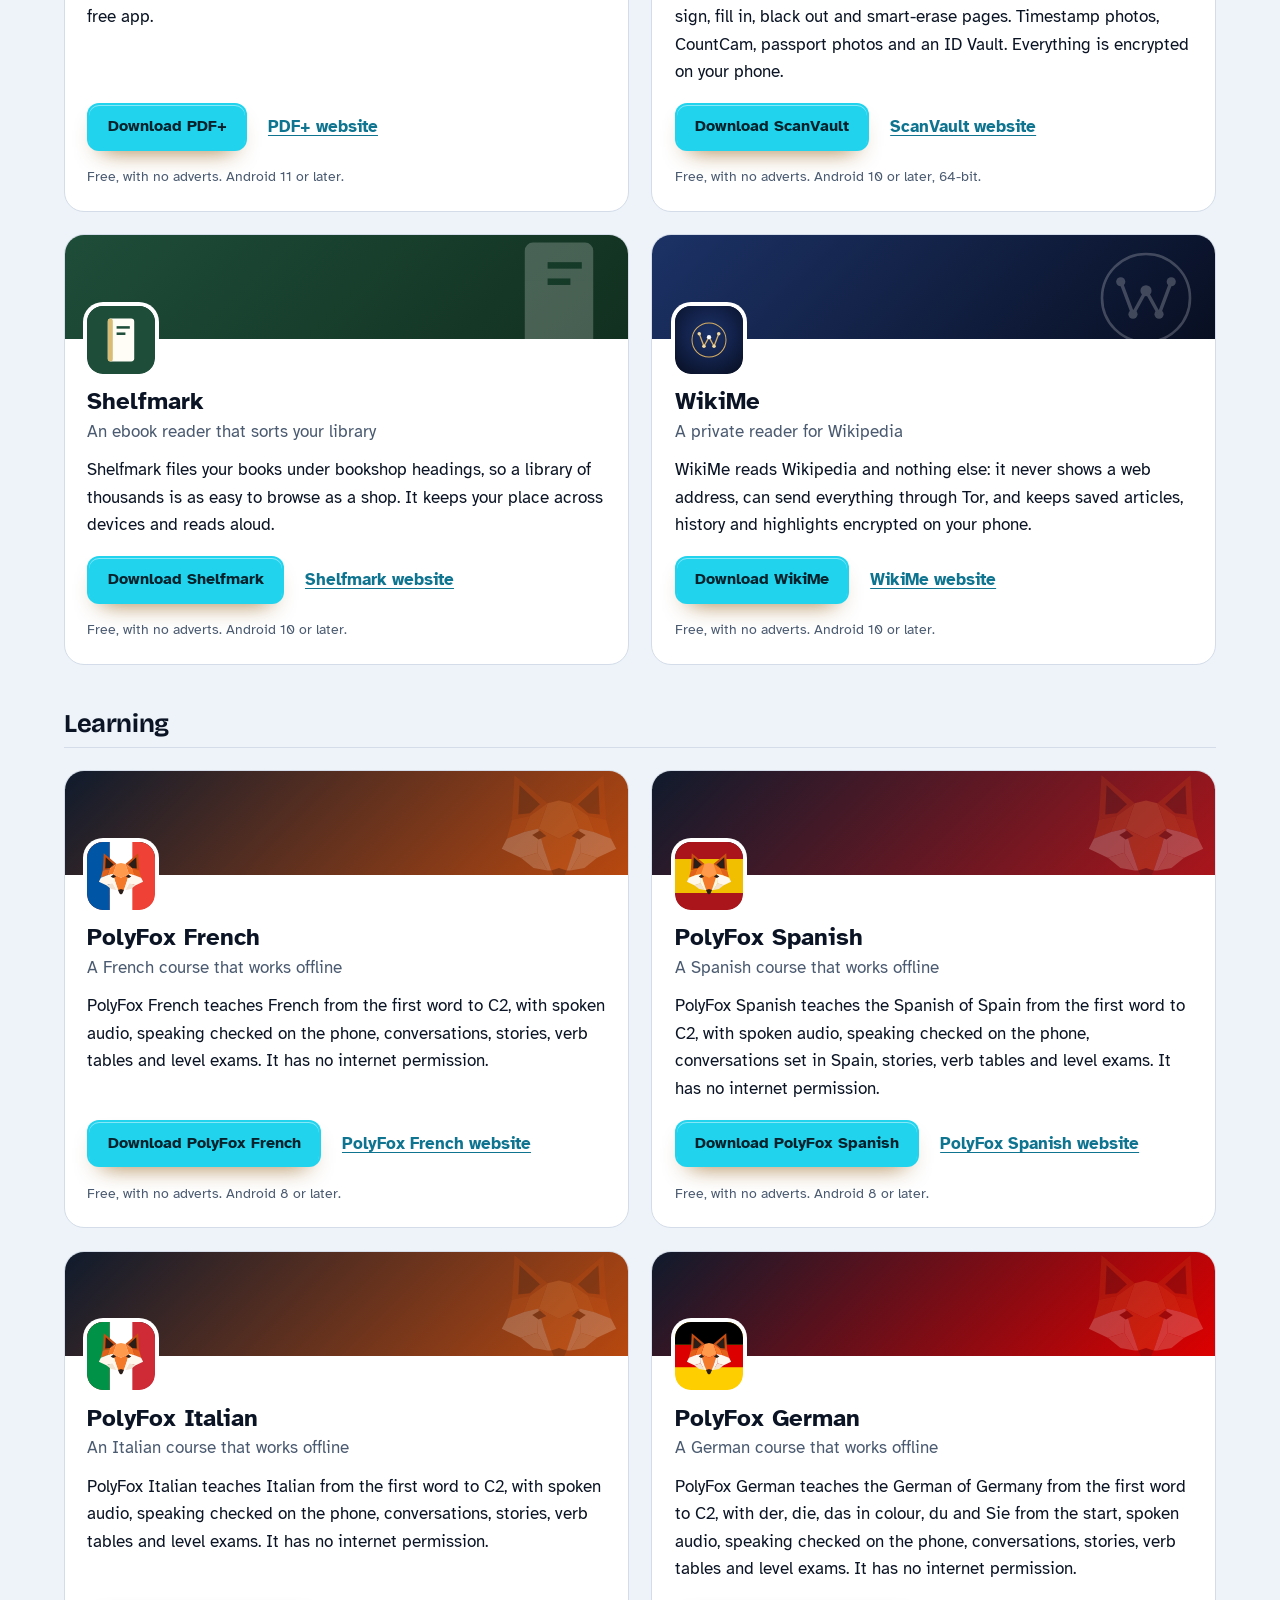
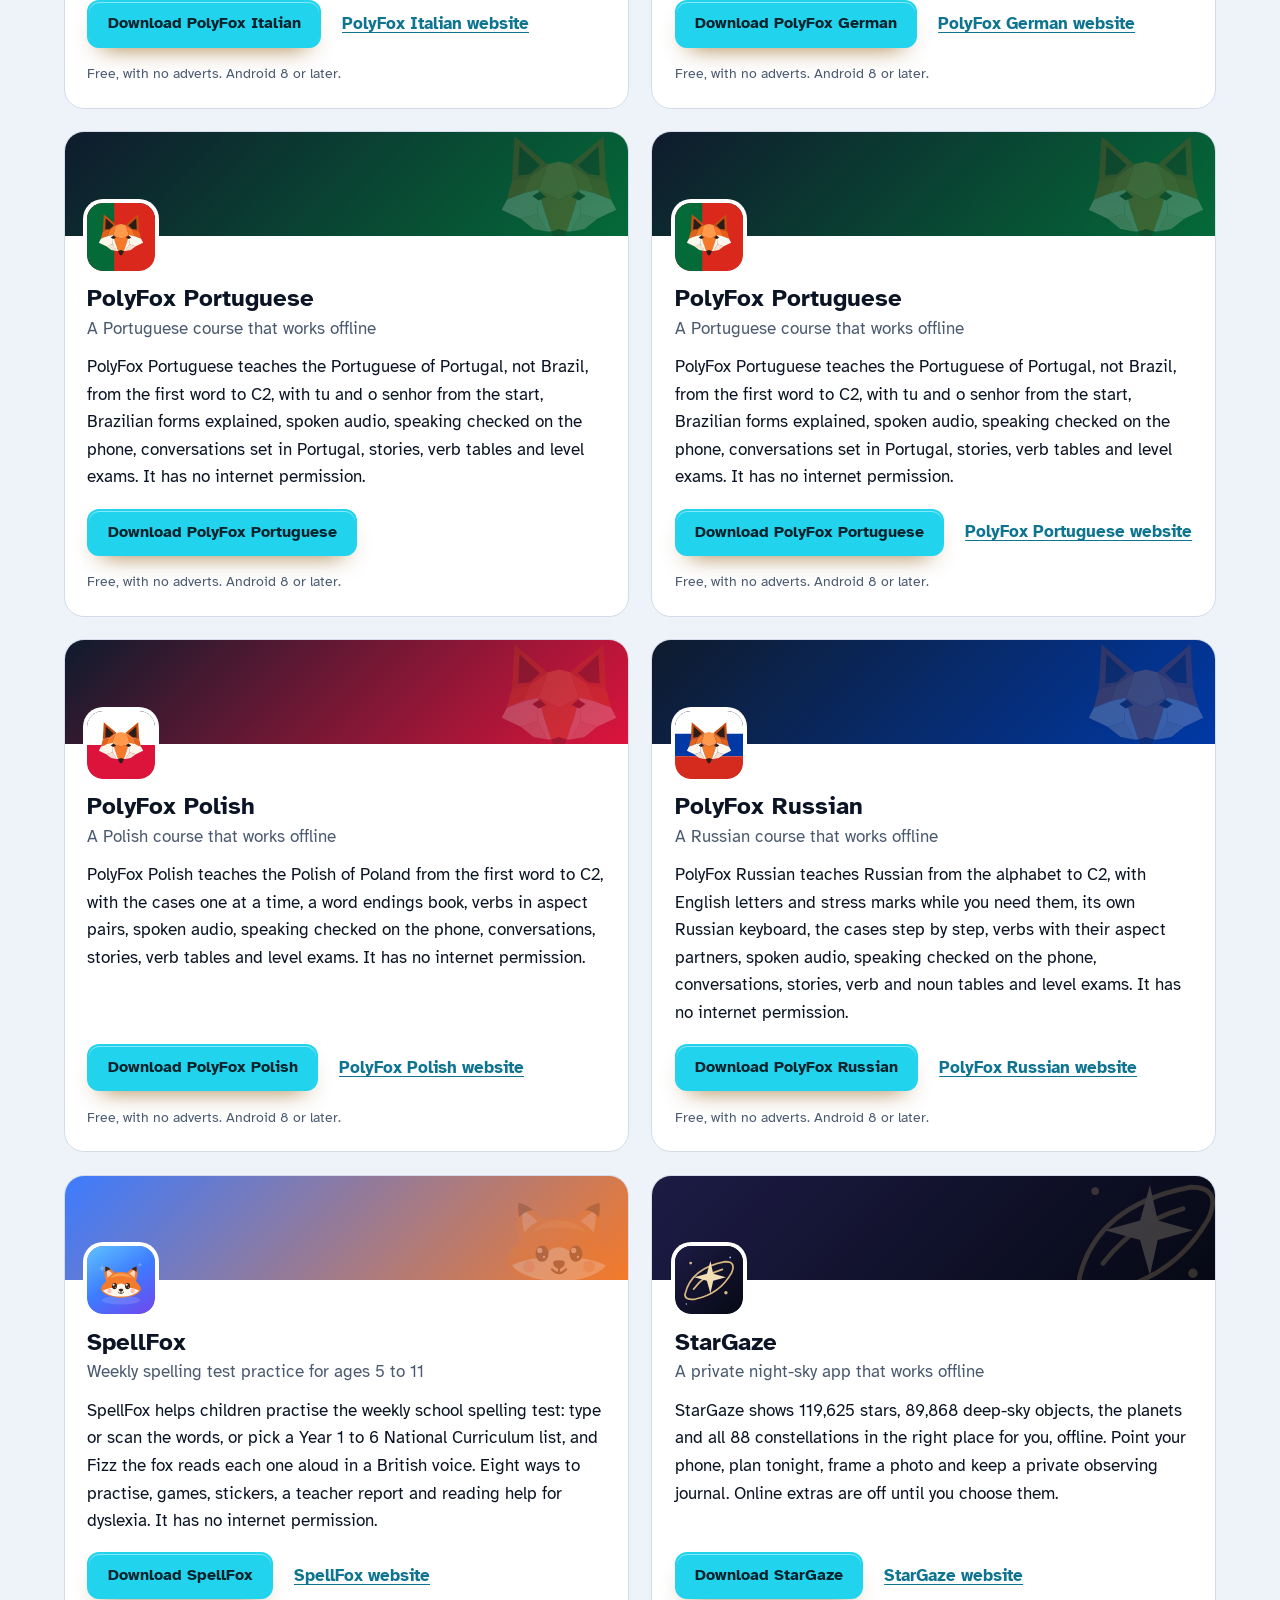
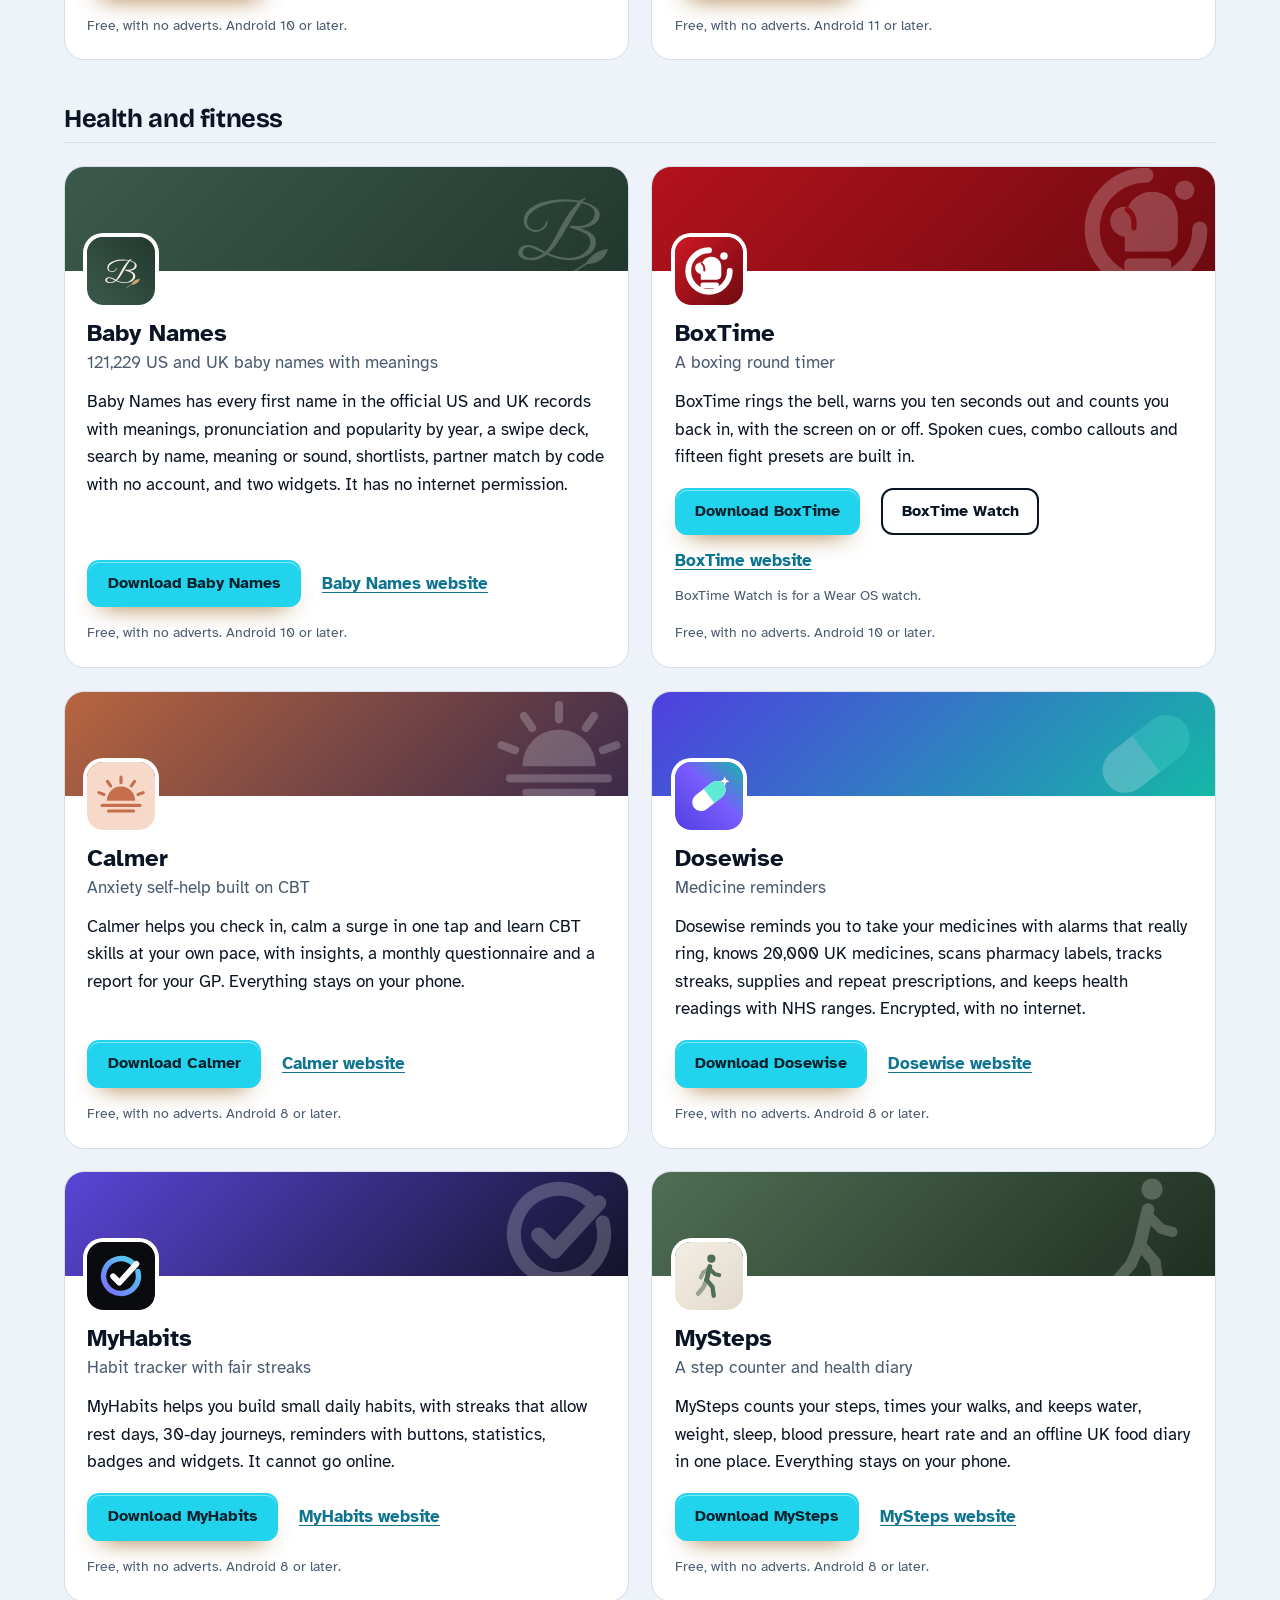
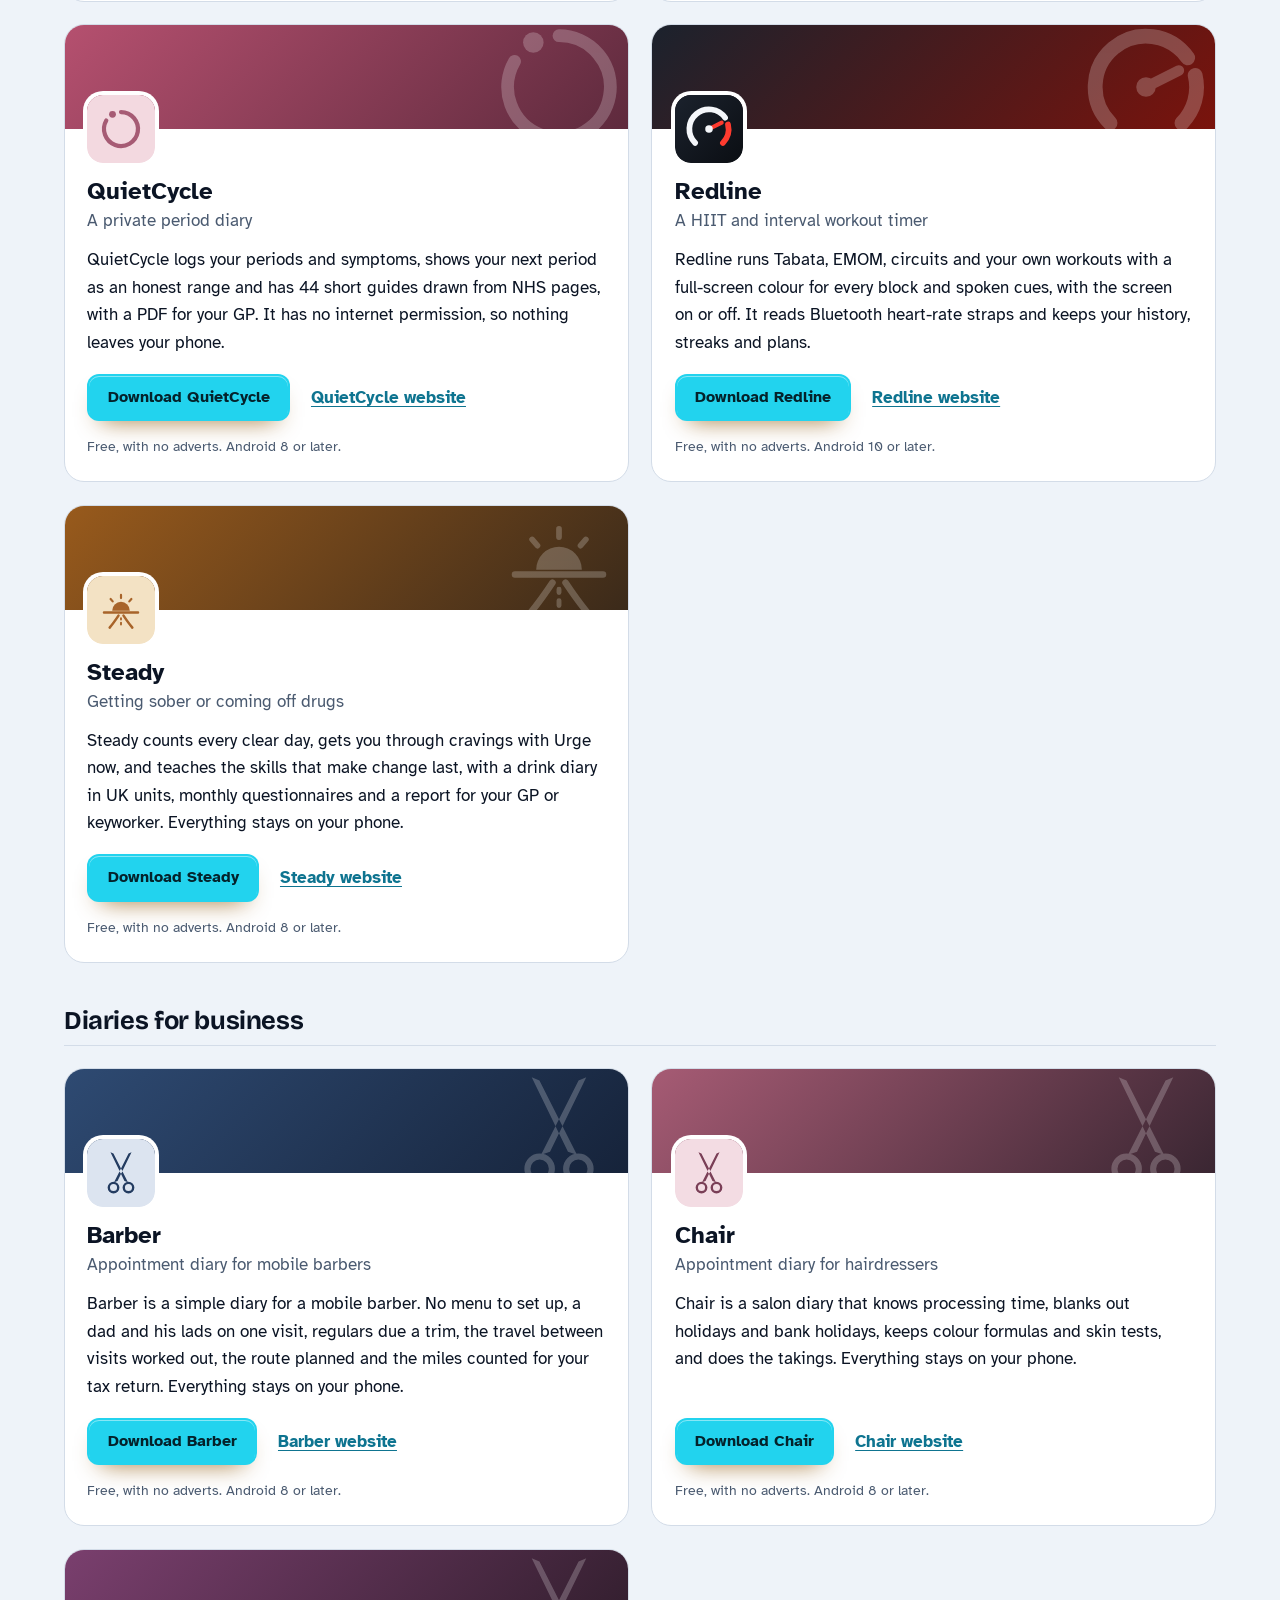
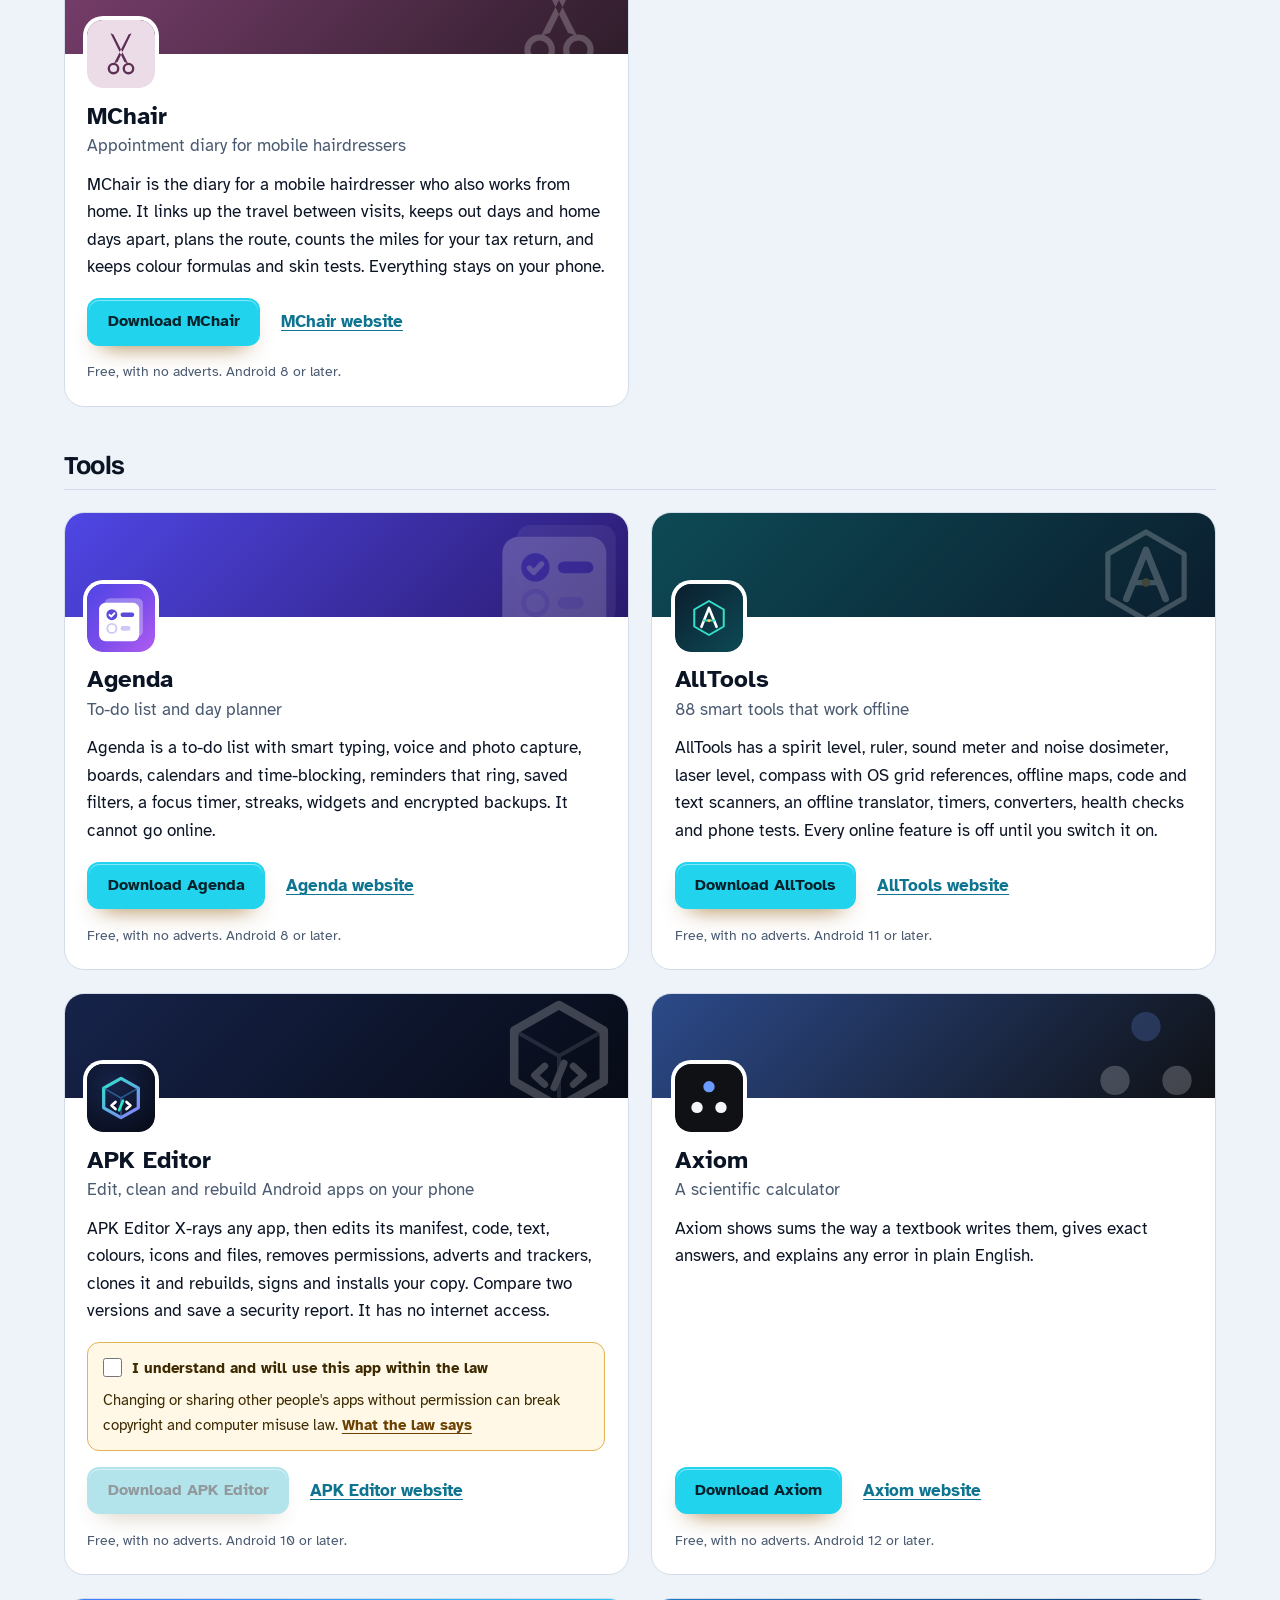
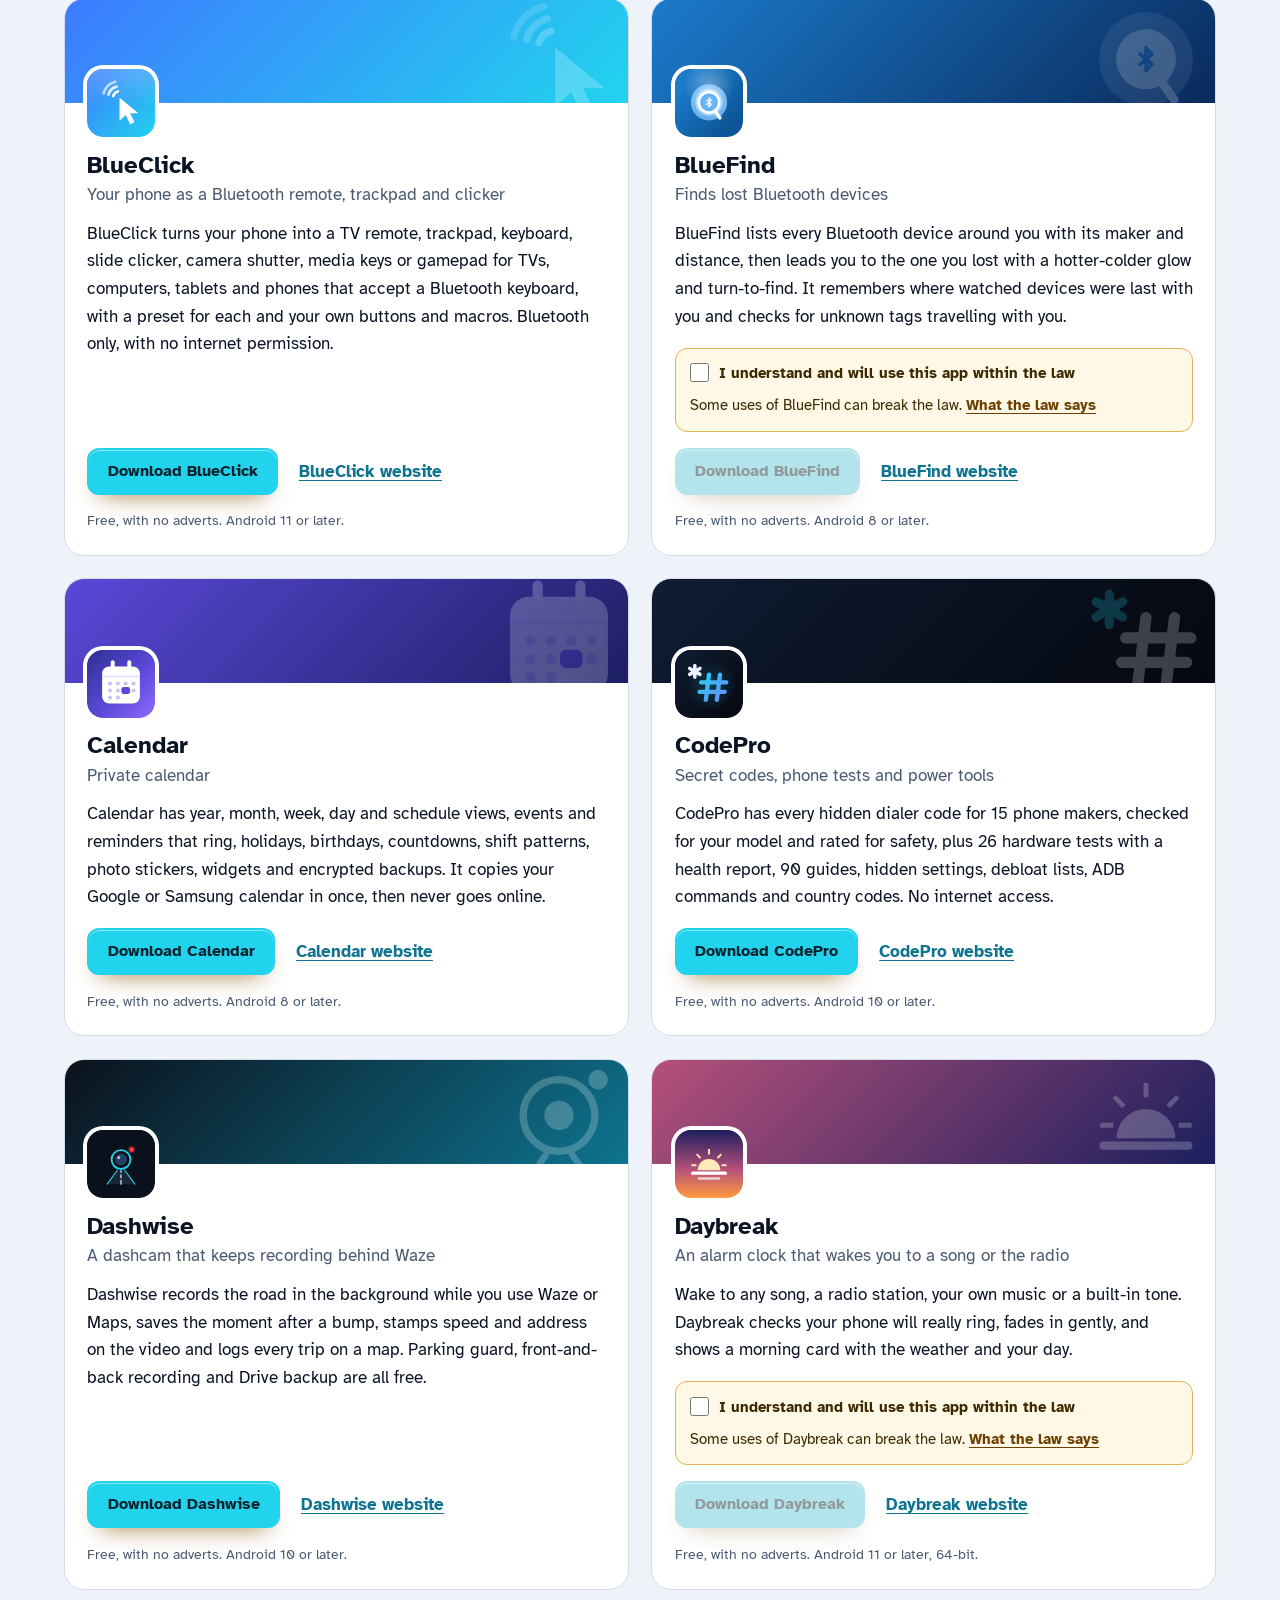
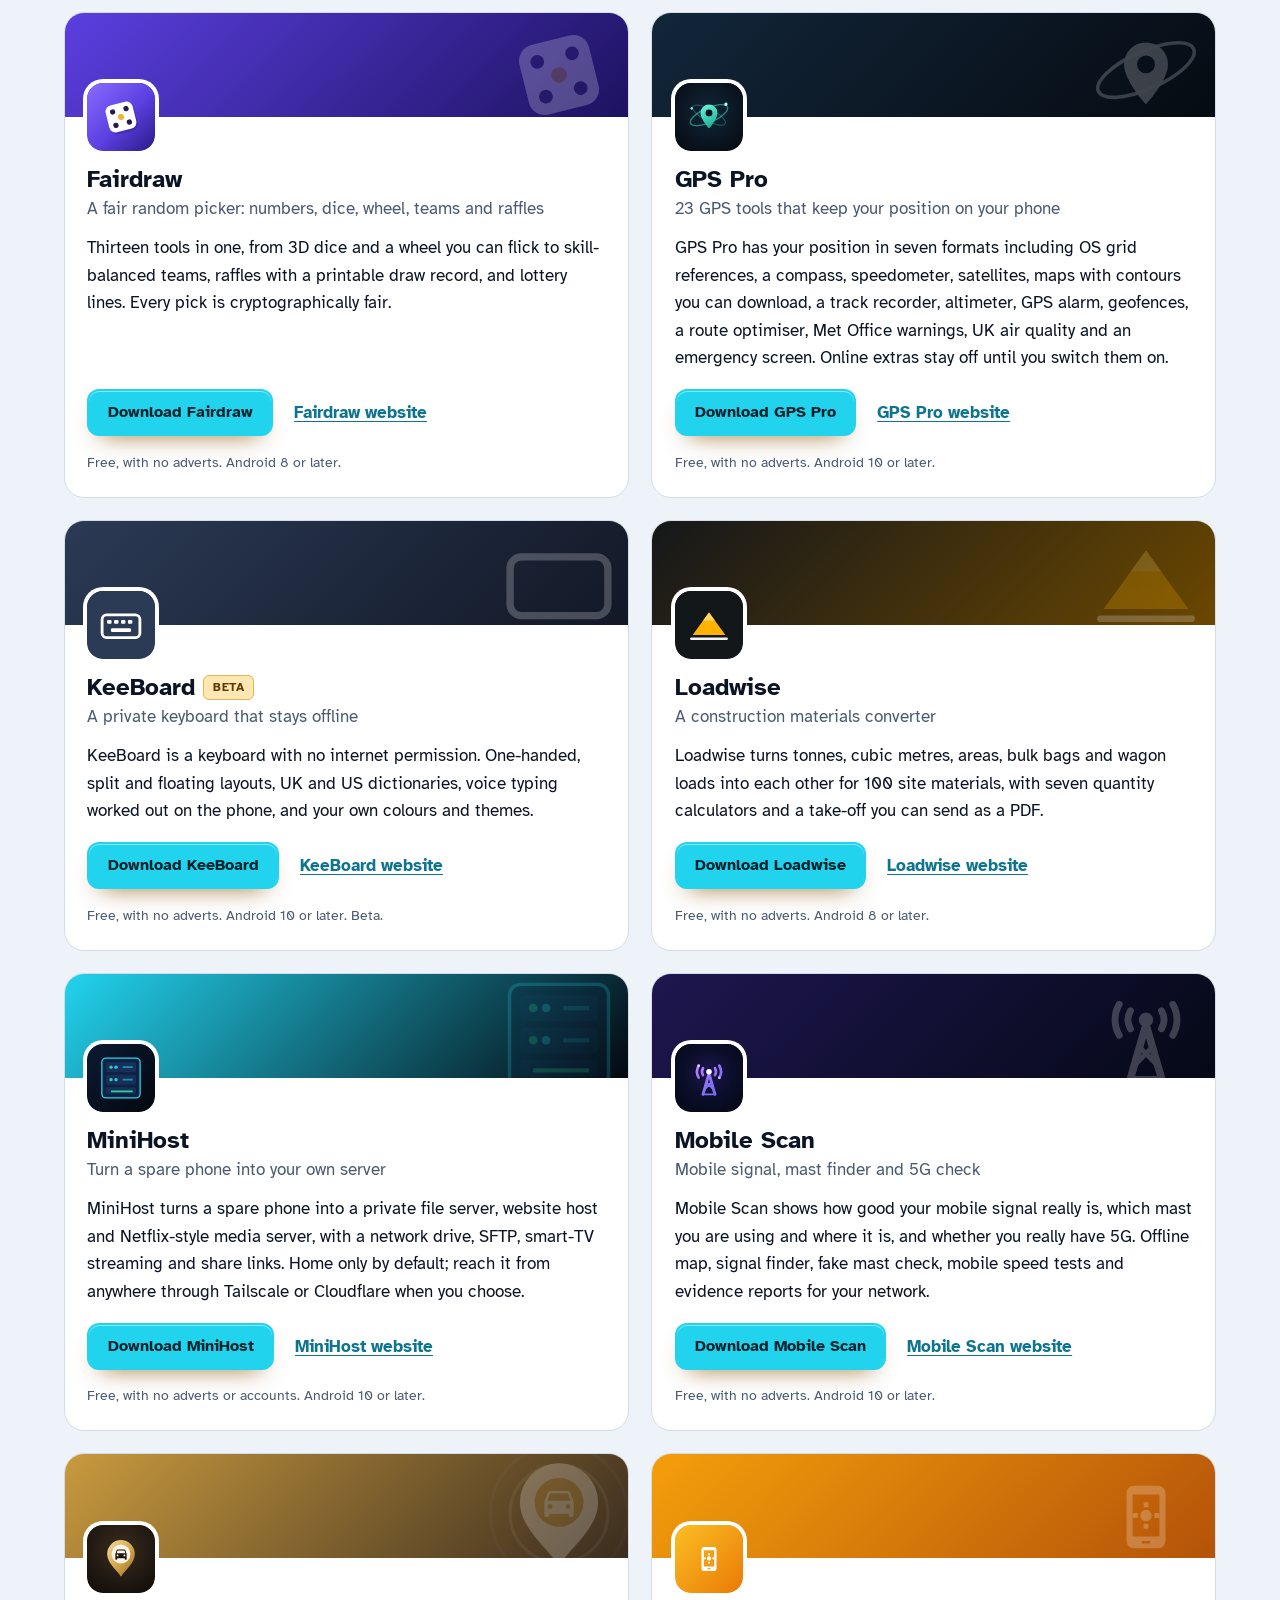
<file: more-apps.html>
<!DOCTYPE html>
<html lang="en-GB">
<head>
<meta charset="utf-8">
<meta name="viewport" content="width=device-width, initial-scale=1">
<title>More free Android apps from the maker of Tracewire</title>
<meta name="description" content="All 99 free Android apps from the maker of Tracewire, in one list by category, each with its download and a link to its website.">
<meta name="author" content="Jonathan Jackson">
<link rel="canonical" href="https://customgpter.github.io/tracewire/more-apps.html">
<meta name="theme-color" content="#eef3f9" media="(prefers-color-scheme: light)">
<meta name="theme-color" content="#060a14" media="(prefers-color-scheme: dark)">
<meta property="og:type" content="website">
<meta property="og:site_name" content="Tracewire">
<meta property="og:title" content="More free Android apps from the maker of Tracewire">
<meta property="og:description" content="All 99 free Android apps from the maker of Tracewire, in one list by category, each with its download and a link to its website.">
<meta property="og:url" content="https://customgpter.github.io/tracewire/more-apps.html">
<meta property="og:image" content="https://customgpter.github.io/tracewire/assets/og.png">
<meta property="og:image:width" content="1200">
<meta property="og:image:height" content="630">
<meta property="og:image:alt" content="Tracewire: the wire T mark and the Home screen showing live speed and what was blocked today">
<meta property="og:locale" content="en_GB">
<meta name="twitter:card" content="summary_large_image">
<link rel="icon" href="./assets/favicon.svg" type="image/svg+xml">
<link rel="apple-touch-icon" href="./assets/apple-touch-icon.png">
<link rel="preload" href="./assets/fonts/bricolage-grotesque-latin.woff2" as="font" type="font/woff2" crossorigin>
<link rel="preload" href="./assets/fonts/atkinson-hyperlegible-latin-400-normal.woff2" as="font" type="font/woff2" crossorigin>
<link rel="stylesheet" href="./assets/site.css?v=1">
<link rel="stylesheet" href="./assets/house.css?v=1">
<script type="application/ld+json">{"@context":"https://schema.org","@type":"ItemList","name":"Apps from the maker of Tracewire","url":"https://customgpter.github.io/tracewire/more-apps.html","itemListElement":[{"@type":"ListItem","position":1,"name":"AddTxt","url":"https://customgpter.github.io/addtxt/"},{"@type":"ListItem","position":2,"name":"Backdrop","url":"https://customgpter.github.io/backdrop/"},{"@type":"ListItem","position":3,"name":"CaptionVid","url":"https://customgpter.github.io/captionvid/"},{"@type":"ListItem","position":4,"name":"Clearcut","url":"https://customgpter.github.io/clearcut/"},{"@type":"ListItem","position":5,"name":"Compress","url":"https://customgpter.github.io/compress/"},{"@type":"ListItem","position":6,"name":"Imprint","url":"https://customgpter.github.io/imprint/"},{"@type":"ListItem","position":7,"name":"Lightbox","url":"https://customgpter.github.io/lightbox/"},{"@type":"ListItem","position":8,"name":"Plainshot","url":"https://customgpter.github.io/plainshot/"},{"@type":"ListItem","position":9,"name":"Retag","url":"https://customgpter.github.io/retag/"},{"@type":"ListItem","position":10,"name":"ScrnSht","url":"https://customgpter.github.io/scrnsht/"},{"@type":"ListItem","position":11,"name":"Sortshot","url":"https://customgpter.github.io/sortshot/"},{"@type":"ListItem","position":12,"name":"Airwave","url":"https://customgpter.github.io/airwave/"},{"@type":"ListItem","position":13,"name":"Earshot","url":"https://customgpter.github.io/earshot/"},{"@type":"ListItem","position":14,"name":"Spoken","url":"https://customgpter.github.io/spoken/"},{"@type":"ListItem","position":15,"name":"Undertone","url":"https://customgpter.github.io/undertone/"},{"@type":"ListItem","position":16,"name":"PDF+","url":"https://customgpter.github.io/pdfplus/"},{"@type":"ListItem","position":17,"name":"ScanVault","url":"https://customgpter.github.io/scanvault/"},{"@type":"ListItem","position":18,"name":"Shelfmark","url":"https://customgpter.github.io/shelfmark/"},{"@type":"ListItem","position":19,"name":"WikiMe","url":"https://customgpter.github.io/wikime/"},{"@type":"ListItem","position":20,"name":"PolyFox French","url":"https://customgpter.github.io/polyfox/"},{"@type":"ListItem","position":21,"name":"PolyFox German","url":"https://customgpter.github.io/polyfox-german/"},{"@type":"ListItem","position":22,"name":"PolyFox Portuguese","url":"https://customgpter.github.io/polyfox-portuguese/"},{"@type":"ListItem","position":23,"name":"PolyFox Polish","url":"https://customgpter.github.io/polyfox-polish/"},{"@type":"ListItem","position":24,"name":"PolyFox Russian","url":"https://customgpter.github.io/polyfox-russian/"},{"@type":"ListItem","position":25,"name":"SpellFox","url":"https://customgpter.github.io/spellfox/"},{"@type":"ListItem","position":26,"name":"StarGaze","url":"https://customgpter.github.io/stargaze/"},{"@type":"ListItem","position":27,"name":"Baby Names","url":"https://customgpter.github.io/babynames/"},{"@type":"ListItem","position":28,"name":"BoxTime","url":"https://customgpter.github.io/boxtime/"},{"@type":"ListItem","position":29,"name":"Calmer","url":"https://customgpter.github.io/calmer/"},{"@type":"ListItem","position":30,"name":"Dosewise","url":"https://customgpter.github.io/dosewise/"},{"@type":"ListItem","position":31,"name":"MyHabits","url":"https://customgpter.github.io/myhabits/"},{"@type":"ListItem","position":32,"name":"MySteps","url":"https://customgpter.github.io/mysteps/"},{"@type":"ListItem","position":33,"name":"QuietCycle","url":"https://customgpter.github.io/quietcycle/"},{"@type":"ListItem","position":34,"name":"Redline","url":"https://customgpter.github.io/redline/"},{"@type":"ListItem","position":35,"name":"Steady","url":"https://customgpter.github.io/steady/"},{"@type":"ListItem","position":36,"name":"Barber","url":"https://customgpter.github.io/barber/"},{"@type":"ListItem","position":37,"name":"Chair","url":"https://customgpter.github.io/chair/"},{"@type":"ListItem","position":38,"name":"MChair","url":"https://customgpter.github.io/mchair/"},{"@type":"ListItem","position":39,"name":"Agenda","url":"https://customgpter.github.io/agenda/"},{"@type":"ListItem","position":40,"name":"AllTools","url":"https://customgpter.github.io/alltools/"},{"@type":"ListItem","position":41,"name":"APK Editor","url":"https://customgpter.github.io/apkeditor/"},{"@type":"ListItem","position":42,"name":"Axiom","url":"https://customgpter.github.io/axiom/"},{"@type":"ListItem","position":43,"name":"BlueClick","url":"https://customgpter.github.io/blueclick/"},{"@type":"ListItem","position":44,"name":"BlueFind","url":"https://customgpter.github.io/bluefind/"},{"@type":"ListItem","position":45,"name":"Calendar","url":"https://customgpter.github.io/calendar/"},{"@type":"ListItem","position":46,"name":"CodePro","url":"https://customgpter.github.io/codepro/"},{"@type":"ListItem","position":47,"name":"Dashwise","url":"https://customgpter.github.io/dashwise/"},{"@type":"ListItem","position":48,"name":"Daybreak","url":"https://customgpter.github.io/daybreak/"},{"@type":"ListItem","position":49,"name":"Fairdraw","url":"https://customgpter.github.io/fairdraw/"},{"@type":"ListItem","position":50,"name":"GPS Pro","url":"https://customgpter.github.io/gpspro/"},{"@type":"ListItem","position":51,"name":"KeeBoard","url":"https://customgpter.github.io/keeboard/"},{"@type":"ListItem","position":52,"name":"Loadwise","url":"https://customgpter.github.io/loadwise/"},{"@type":"ListItem","position":53,"name":"MiniHost","url":"https://customgpter.github.io/minihost/"},{"@type":"ListItem","position":54,"name":"Mobile Scan","url":"https://customgpter.github.io/mobilescan/"},{"@type":"ListItem","position":55,"name":"Parkwise","url":"https://customgpter.github.io/parkwise/"},{"@type":"ListItem","position":56,"name":"Pocketmind","url":"https://customgpter.github.io/pocketmind/"},{"@type":"ListItem","position":57,"name":"Refine","url":"https://customgpter.github.io/refine/"},{"@type":"ListItem","position":58,"name":"Shiftwise","url":"https://customgpter.github.io/shiftwise/"},{"@type":"ListItem","position":59,"name":"SimpleCalc","url":"https://customgpter.github.io/simplecalc/"},{"@type":"ListItem","position":60,"name":"Skyline","url":"https://customgpter.github.io/skyline/"},{"@type":"ListItem","position":61,"name":"Slipway","url":"https://customgpter.github.io/slipway/"},{"@type":"ListItem","position":62,"name":"Tagger","url":"https://customgpter.github.io/tagger/"},{"@type":"ListItem","position":63,"name":"TotalClean","url":"https://customgpter.github.io/totalclean/"},{"@type":"ListItem","position":64,"name":"TVLink","url":"https://customgpter.github.io/tvlink/"},{"@type":"ListItem","position":65,"name":"Unbox","url":"https://customgpter.github.io/unbox/"},{"@type":"ListItem","position":66,"name":"WhatsKeep","url":"https://customgpter.github.io/whatskeep/"},{"@type":"ListItem","position":67,"name":"WiFi Scan","url":"https://customgpter.github.io/wifiscan/"},{"@type":"ListItem","position":68,"name":"Auditly","url":"https://customgpter.github.io/auditly/"},{"@type":"ListItem","position":69,"name":"Backchannel","url":"https://customgpter.github.io/backchannel/"},{"@type":"ListItem","position":70,"name":"ENotes","url":"https://customgpter.github.io/enotes/"},{"@type":"ListItem","position":71,"name":"FindMe","url":"https://customgpter.github.io/findme/"},{"@type":"ListItem","position":72,"name":"iLock","url":"https://customgpter.github.io/ilock/"},{"@type":"ListItem","position":73,"name":"ImSafe","url":"https://customgpter.github.io/imsafe/"},{"@type":"ListItem","position":74,"name":"IShred","url":"https://customgpter.github.io/ishred/"},{"@type":"ListItem","position":75,"name":"LockBox","url":"https://customgpter.github.io/lockbox/"},{"@type":"ListItem","position":76,"name":"PassVault","url":"https://customgpter.github.io/passvault/"},{"@type":"ListItem","position":77,"name":"SpyFind","url":"https://customgpter.github.io/spyfind/"},{"@type":"ListItem","position":78,"name":"TextWipe","url":"https://customgpter.github.io/textwipe/"},{"@type":"ListItem","position":79,"name":"Tracewire","url":"https://customgpter.github.io/tracewire/"},{"@type":"ListItem","position":80,"name":"Vigil","url":"https://customgpter.github.io/vigil/"},{"@type":"ListItem","position":81,"name":"Grab","url":"https://customgpter.github.io/grab/"},{"@type":"ListItem","position":82,"name":"Swarm","url":"https://customgpter.github.io/swarm/"},{"@type":"ListItem","position":83,"name":"Plane Games","url":"https://customgpter.github.io/plane-games/"},{"@type":"ListItem","position":84,"name":"Ninefold","url":"https://customgpter.github.io/ninefold/"},{"@type":"ListItem","position":85,"name":"Cubewise","url":"https://customgpter.github.io/cubewise/"},{"@type":"ListItem","position":86,"name":"Tilewise","url":"https://customgpter.github.io/tilewise/"},{"@type":"ListItem","position":87,"name":"Letterwise","url":"https://customgpter.github.io/letterwise/"},{"@type":"ListItem","position":88,"name":"Kingside","url":"https://customgpter.github.io/kingside/"},{"@type":"ListItem","position":89,"name":"Deckhand","url":"https://customgpter.github.io/deckhand/"},{"@type":"ListItem","position":90,"name":"SNESForge","url":"https://customgpter.github.io/snesforge/"},{"@type":"ListItem","position":91,"name":"Fame Boy","url":"https://customgpter.github.io/fameboy/"},{"@type":"ListItem","position":92,"name":"PSPPro","url":"https://customgpter.github.io/psppro/"},{"@type":"ListItem","position":93,"name":"MegaGen","url":"https://customgpter.github.io/megagen/"},{"@type":"ListItem","position":94,"name":"QVR","url":"https://customgpter.github.io/qvr/"},{"@type":"ListItem","position":95,"name":"QVR Watch","url":"https://customgpter.github.io/qvr-watch/"},{"@type":"ListItem","position":96,"name":"QVRLite","url":"https://customgpter.github.io/qvrlite/"},{"@type":"ListItem","position":97,"name":"Onionz","url":"https://customgpter.github.io/onionz/"},{"@type":"ListItem","position":98,"name":"OnionzWeb","url":"https://customgpter.github.io/onionzweb/"}]}</script>
<link rel="stylesheet" href="./assets/apps-list.css?v=1">
<script src="./assets/apps-list.js?v=1" defer></script>
</head>
<body>
<a class="skip" href="#main">Skip to content</a>
<header class="masthead">
<div class="wrap">
<a class="brand" href="./" aria-label="Tracewire home"><svg viewBox="0 0 108 108" aria-hidden="true"><defs><radialGradient id="twb" cx="50%" cy="43%" r="72%"><stop offset="0" stop-color="#13254A"/><stop offset="1" stop-color="#050912"/></radialGradient><linearGradient id="twg" x1="0" y1="0" x2="1" y2="1"><stop offset="0" stop-color="#67E8F9"/><stop offset="1" stop-color="#22D3EE"/></linearGradient></defs><rect width="108" height="108" rx="24" fill="url(#twb)"/><path d="M18 0v108M36 0v108M54 0v108M72 0v108M90 0v108M0 18h108M0 36h108M0 54h108M0 72h108M0 90h108" stroke="#22D3EE" stroke-opacity=".08" stroke-width=".6"/><circle cx="54" cy="70" r="11" fill="#22D3EE" fill-opacity=".15"/><path d="M35 39H73M54 39V70" stroke="url(#twg)" stroke-width="4.6" stroke-linecap="round" fill="none"/><circle cx="35" cy="39" r="4.6" fill="#0B1630" stroke="#67E8F9" stroke-width="2.6"/><circle cx="73" cy="39" r="4.6" fill="#0B1630" stroke="#67E8F9" stroke-width="2.6"/><circle cx="54" cy="70" r="5" fill="#22D3EE"/><circle cx="54" cy="39" r="2.4" fill="#fff"/></svg><span>Tracewire</span></a>
<nav aria-label="Main"><ul><li><a href="./#features">Features</a></li><li><a href="./compare.html">Compare</a></li><li><a href="./releases.html">Releases</a></li><li><a class="more-apps" href="./more-apps.html" aria-current="page"><svg class="ico" viewBox="0 0 24 24" aria-hidden="true"><rect x="4" y="4" width="6.5" height="6.5" rx="1.6"/><rect x="13.5" y="4" width="6.5" height="6.5" rx="1.6"/><rect x="4" y="13.5" width="6.5" height="6.5" rx="1.6"/><rect x="13.5" y="13.5" width="6.5" height="6.5" rx="1.6"/></svg>More apps</a></li></ul></nav>
<a class="button small" href="./#download"><svg class="ico" viewBox="0 0 24 24" aria-hidden="true"><path d="M12 4v11"/><path d="M7 10.5l5 5 5-5"/><path d="M5 20h14"/></svg>Download</a>
</div>
</header>
<main id="main" class="doc">
<div class="wrap">
<div class="measure">
<h1>More apps</h1>
<p class="lede">Tracewire has siblings. Each is an Android app by the same developer, free, with no adverts and nothing to unlock. Each button downloads the newest app file straight from that app's own page on GitHub.</p>
</div>
<!-- apps:start -->
<nav class="mapps-jump" aria-label="App groups"><ul><li><a href="#apps-photo">Photo and video</a></li><li><a href="#apps-audio">Music and audio</a></li><li><a href="#apps-reading">Reading and documents</a></li><li><a href="#apps-learning">Learning</a></li><li><a href="#apps-health">Health and fitness</a></li><li><a href="#apps-diaries">Diaries for business</a></li><li><a href="#apps-tools">Tools</a></li><li><a href="#apps-security">Security and privacy</a></li><li><a href="#apps-downloads">Downloads</a></li><li><a href="#apps-games">Games</a></li><li><a href="#apps-testing">In beta</a></li></ul></nav>
<div class="mapps-group" role="group" aria-labelledby="apps-photo"><h2 class="mapps-cat" id="apps-photo">Photo and video</h2>
<ul class="mapps"><li class="mapp" style="--b:#0b0c0f;--b2:#3f5208"><div class="mapp-cover" aria-hidden="true"><svg viewBox="0 0 108 108"><path fill="#fff" d="M24 22h60v17H63v49H45V39H24z"/></svg></div><div class="mapp-body"><svg class="mapp-icon" viewBox="0 0 108 108" aria-hidden="true"><rect width="108" height="108" rx="24" fill="#0b0c0f"/><path fill="#d4ff3a" d="M29 58h50a5 5 0 0 1 5 5v8a5 5 0 0 1-5 5H29a5 5 0 0 1-5-5v-8a5 5 0 0 1 5-5z"/><path fill="#fff" d="M33 32h32v9H54v31H44V41H33z"/><path fill="#d4ff3a" d="M72 30h4v28h-4z"/><path fill="#0b0c0f" d="M72 58h4v14h-4z"/></svg><h3>AddTxt</h3><p class="mapp-kind">Puts text on photos</p><p class="mapp-say">AddTxt adds text to photos with 1,939 fonts, ready-made styles, layers, shapes, stickers and a pen. Style single words, run text along any line, and put the same title block on a batch of photos.</p><p class="mapp-go"><a class="button" href="https://github.com/CustomGPTer/addtxt/releases/latest/download/AddTxt.apk">Download AddTxt</a><a class="mapp-site" href="https://customgpter.github.io/addtxt/">AddTxt website</a></p><p class="mapp-needs">Free, with no adverts. Android 11 or later.</p></div></li>
<li class="mapp" style="--b:#5a48d6;--b2:#1a1c55"><div class="mapp-cover" aria-hidden="true"><svg viewBox="0 0 108 108"><g transform="translate(54 58) scale(1.3) translate(-54 -58)"><rect x="38" y="30" width="32" height="52" rx="6" fill="#fff" fill-opacity=".3" transform="rotate(-16 54 58)"/><rect x="38" y="30" width="32" height="52" rx="6" fill="#fff" fill-opacity=".6" transform="rotate(-6 54 58)"/><g transform="rotate(6 54 58)"><rect x="38" y="30" width="32" height="52" rx="6" fill="#fff"/><path d="M41 68l9-11 6 7 4-4 7 8v8a4 4 0 0 1-4 4H45a4 4 0 0 1-4-4z" fill="#4d45c9"/><circle cx="60" cy="44" r="4.5" fill="#FFB86B"/></g></g></svg></div><div class="mapp-body"><svg class="mapp-icon" viewBox="0 0 108 108" aria-hidden="true"><defs><linearGradient id="i-backdrop-mapp-cc" x1="0" y1="0" x2="1" y2="1"><stop offset="0" stop-color="#9c8bff"/><stop offset=".55" stop-color="#4d45c9"/><stop offset="1" stop-color="#1a1c55"/></linearGradient></defs><rect width="108" height="108" rx="24" fill="url(#i-backdrop-mapp-cc)"/><g transform="translate(54 58) scale(1.3) translate(-54 -58)"><rect x="38" y="30" width="32" height="52" rx="6" fill="#fff" fill-opacity=".3" transform="rotate(-16 54 58)"/><rect x="38" y="30" width="32" height="52" rx="6" fill="#fff" fill-opacity=".6" transform="rotate(-6 54 58)"/><g transform="rotate(6 54 58)"><rect x="38" y="30" width="32" height="52" rx="6" fill="#fff"/><path d="M41 68l9-11 6 7 4-4 7 8v8a4 4 0 0 1-4 4H45a4 4 0 0 1-4-4z" fill="#4d45c9"/><circle cx="60" cy="44" r="4.5" fill="#FFB86B"/></g></g></svg><h3>Backdrop</h3><p class="mapp-kind">A private wallpaper changer</p><p class="mapp-say">Choose 1 to 25 of your own photos and a new one fades in every time you unlock. Frame each one as you add it, switch to Safe Mode in one tap, and nothing ever leaves your phone: it has no internet access at all.</p><p class="mapp-go"><a class="button" href="https://github.com/CustomGPTer/backdrop/releases/latest/download/Backdrop.apk">Download Backdrop</a><a class="mapp-site" href="https://customgpter.github.io/backdrop/">Backdrop website</a></p><p class="mapp-needs">Free, with no adverts. Android 8 or later.</p></div></li>
<li class="mapp" style="--b:#ff6a4d;--b2:#1a1020"><div class="mapp-cover" aria-hidden="true"><svg viewBox="0 0 108 108"><g transform="translate(54 54) scale(1.3) translate(-54 -54)"><path d="M38,34 h32 a8,8 0 0 1 8,8 v24 a8,8 0 0 1 -8,8 h-32 a8,8 0 0 1 -8,-8 v-24 a8,8 0 0 1 8,-8 z" fill="none" stroke="#fff" stroke-width="4"/><path d="M49,42 L61,49 L49,56 Z" fill="#fff"/><path d="M39,61 h14 a2.5,2.5 0 0 1 0,5 h-14 a2.5,2.5 0 0 1 0,-5 z" fill="#fff"/><path d="M57,61 h12 a2.5,2.5 0 0 1 0,5 h-12 a2.5,2.5 0 0 1 0,-5 z" fill="#ffffff"/></g></svg></div><div class="mapp-body"><svg class="mapp-icon" viewBox="0 0 108 108" aria-hidden="true"><defs><linearGradient id="i-captionvid-cvbg" x1="0" y1="0" x2="1" y2="1"><stop offset="0" stop-color="#ff4d6d"/><stop offset=".55" stop-color="#ff7a45"/><stop offset="1" stop-color="#ffb547"/></linearGradient></defs><rect width="108" height="108" rx="24" fill="url(#i-captionvid-cvbg)"/><g transform="translate(54 54) scale(1.3) translate(-54 -54)"><path d="M38,34 h32 a8,8 0 0 1 8,8 v24 a8,8 0 0 1 -8,8 h-32 a8,8 0 0 1 -8,-8 v-24 a8,8 0 0 1 8,-8 z" fill="none" stroke="#fff" stroke-width="4"/><path d="M49,42 L61,49 L49,56 Z" fill="#fff"/><path d="M39,61 h14 a2.5,2.5 0 0 1 0,5 h-14 a2.5,2.5 0 0 1 0,-5 z" fill="#fff"/><path d="M57,61 h12 a2.5,2.5 0 0 1 0,5 h-12 a2.5,2.5 0 0 1 0,-5 z" fill="#1a1020"/></g></svg><h3>CaptionVid</h3><p class="mapp-kind">Auto captions for your videos, made on your phone</p><p class="mapp-say">CaptionVid writes word-by-word captions for your videos in the background, with 45 animated looks, 171 fonts, silence cutting, translation and subtitle files. Speech recognition runs on the phone: no upload, no account.</p><p class="mapp-go"><a class="button" href="https://github.com/CustomGPTer/captionvid/releases/latest/download/CaptionVid.apk">Download CaptionVid</a><a class="mapp-site" href="https://customgpter.github.io/captionvid/">CaptionVid website</a></p><p class="mapp-needs">Free, with no adverts or watermark. Android 10 or later.</p></div></li><li class="mapp" style="--b:#5b50f0;--b2:#2a2378"><div class="mapp-cover" aria-hidden="true"><svg viewBox="0 0 108 108"><circle cx="54" cy="41" r="10.5" fill="#fff"/><path d="M34 78c0-14.5 8.5-23 20-23s20 8.5 20 23z" fill="#fff"/><path d="M27 41V27h14M67 27h14v14M27 67v14h14M67 81h14V67" fill="none" stroke="#fff" stroke-width="5" stroke-linecap="round" stroke-linejoin="round"/></svg></div><div class="mapp-body"><svg class="mapp-icon" viewBox="0 0 108 108" aria-hidden="true"><defs><linearGradient id="i-clearcut-mapp-cc" x1="0" y1="0" x2="1" y2="1"><stop offset="0" stop-color="#5b50f0"/><stop offset="1" stop-color="#2a2378"/></linearGradient></defs><rect width="108" height="108" rx="24" fill="url(#i-clearcut-mapp-cc)"/><circle cx="54" cy="41" r="10.5" fill="#fff"/><path d="M34 78c0-14.5 8.5-23 20-23s20 8.5 20 23z" fill="#fff"/><path d="M27 41V27h14M67 27h14v14M27 67v14h14M67 81h14V67" fill="none" stroke="#fff" stroke-width="5" stroke-linecap="round" stroke-linejoin="round"/></svg><h3>Clearcut</h3><p class="mapp-kind">A background remover that works on your phone</p><p class="mapp-say">One tap cuts the subject out of a photo, and hand tools tidy the rest. Save it see-through, put something new behind it, or make it a WhatsApp sticker. Your photos are never uploaded.</p><p class="mapp-go"><a class="button" href="https://github.com/CustomGPTer/clearcut/releases/latest/download/Clearcut.apk">Download Clearcut</a><a class="mapp-site" href="https://customgpter.github.io/clearcut/">Clearcut website</a></p><p class="mapp-needs">Free, with no adverts. Android 10 or later, 64-bit.</p></div></li>
<li class="mapp" style="--b:#12181e;--b2:#0c2a20"><div class="mapp-cover" aria-hidden="true"><svg viewBox="0 0 108 108"><rect width="108" height="108" rx="24" fill="#12181e"/><g transform="translate(54 54) scale(1.3) translate(-54 -54)"><path fill="none" stroke="#e9eef3" stroke-width="4.5" stroke-linejoin="round" d="M41 43h26a5 5 0 0 1 5 5v12a5 5 0 0 1-5 5H41a5 5 0 0 1-5-5V48a5 5 0 0 1 5-5z"/><path fill="#e9eef3" d="M50.5 48.2l9.2 5.3a.6.6 0 0 1 0 1l-9.2 5.3a.6.6 0 0 1-.9-.5V48.7a.6.6 0 0 1 .9-.5z"/><path fill="none" stroke="#3ddc97" stroke-width="5" stroke-linecap="round" stroke-linejoin="round" d="M54 24v12M47.5 30.5 54 37l6.5-6.5M54 84V72M47.5 77.5 54 71l6.5 6.5"/></g></svg></div><div class="mapp-body"><svg class="mapp-icon" viewBox="0 0 108 108" aria-hidden="true"><rect width="108" height="108" rx="24" fill="#12181e"/><g transform="translate(54 54) scale(1.3) translate(-54 -54)"><path fill="none" stroke="#e9eef3" stroke-width="4.5" stroke-linejoin="round" d="M41 43h26a5 5 0 0 1 5 5v12a5 5 0 0 1-5 5H41a5 5 0 0 1-5-5V48a5 5 0 0 1 5-5z"/><path fill="#e9eef3" d="M50.5 48.2l9.2 5.3a.6.6 0 0 1 0 1l-9.2 5.3a.6.6 0 0 1-.9-.5V48.7a.6.6 0 0 1 .9-.5z"/><path fill="none" stroke="#3ddc97" stroke-width="5" stroke-linecap="round" stroke-linejoin="round" d="M54 24v12M47.5 30.5 54 37l6.5-6.5M54 84V72M47.5 77.5 54 71l6.5 6.5"/></g></svg><h3>Compress</h3><p class="mapp-kind">A video compressor</p><p class="mapp-say">Compress makes the videos on your phone smaller without a difference you can see, at the full picture size, and carries on with the screen off.</p><p class="mapp-go"><a class="button" href="https://github.com/CustomGPTer/compress/releases/latest/download/Compress.apk">Download Compress</a><a class="mapp-site" href="https://customgpter.github.io/compress/">Compress website</a></p><p class="mapp-needs">Free, with no adverts. Android 10 or later, 64-bit.</p></div></li>
<li class="mapp" style="--b:#2a3050;--b2:#0e1220"><div class="mapp-cover" aria-hidden="true"><svg viewBox="0 0 108 108"><g transform="translate(54 54) scale(1.32) translate(-54 -54)"><path d="M31.5 41.500A25 25 0 0 1 76.500 41.500" fill="none" stroke="#fff" stroke-width="4.5" stroke-linecap="round"/><path d="M76.500 66.500A25 25 0 0 1 31.500 66.500" fill="none" stroke="#fff" stroke-width="4.5" stroke-linecap="round"/><path fill="#fff" d="M24 47h60a3 3 0 0 1 3 3v8a3 3 0 0 1-3 3H24a3 3 0 0 1-3-3v-8a3 3 0 0 1 3-3z"/></g></svg></div><div class="mapp-body"><svg class="mapp-icon" viewBox="0 0 108 108" aria-hidden="true"><rect width="108" height="108" rx="24" fill="#0e1220"/><g transform="translate(54 54) scale(1.32) translate(-54 -54)"><path d="M31.5 41.500A25 25 0 0 1 76.500 41.500" fill="none" stroke="#f2553d" stroke-width="4.5" stroke-linecap="round"/><path d="M76.500 66.500A25 25 0 0 1 31.500 66.500" fill="none" stroke="#f2553d" stroke-width="4.5" stroke-linecap="round"/><path fill="#f6f2ea" d="M24 47h60a3 3 0 0 1 3 3v8a3 3 0 0 1-3 3H24a3 3 0 0 1-3-3v-8a3 3 0 0 1 3-3z"/><path fill="#0e1220" d="M30 51.500h4v5h-4zM38 51.500h14v5H38zM56 51.500h8v5h-8zM68 51.500h10v5H68z"/></g></svg><h3>Imprint</h3><p class="mapp-kind">A watermark app for photos, PDFs and videos</p><p class="mapp-say">Imprint puts your watermark on photos, PDFs and videos. 120 designs to start from, 1,824 typefaces, batches, presets and a backup file.</p><p class="mapp-go"><a class="button" href="https://github.com/CustomGPTer/imprint/releases/latest/download/Imprint.apk">Download Imprint</a><a class="mapp-site" href="https://customgpter.github.io/imprint/">Imprint website</a></p><p class="mapp-needs">Free, with no adverts. Android 11 or later.</p></div></li>
<li class="mapp" style="--b:#5a4520;--b2:#15171c"><div class="mapp-cover" aria-hidden="true"><svg viewBox="0 0 108 108"><path fill="#ffc45c" fill-opacity=".2" d="M32 25h14a7 7 0 0 1 7 7v44a7 7 0 0 1-7 7H32a7 7 0 0 1-7-7V32a7 7 0 0 1 7-7z"/><path fill="#ffc45c" d="M34 29h12a5 5 0 0 1 5 5v40a5 5 0 0 1-5 5H34a5 5 0 0 1-5-5V34a5 5 0 0 1 5-5z"/><path fill="#b8893a" d="M62 29h12a5 5 0 0 1 5 5v12a5 5 0 0 1-5 5H62a5 5 0 0 1-5-5V34a5 5 0 0 1 5-5z"/><path fill="#6e5425" d="M62 57h12a5 5 0 0 1 5 5v12a5 5 0 0 1-5 5H62a5 5 0 0 1-5-5V62a5 5 0 0 1 5-5z"/></svg></div><div class="mapp-body"><svg class="mapp-icon" viewBox="0 0 108 108" aria-hidden="true"><rect width="108" height="108" rx="24" fill="#15171c"/><path fill="#ffc45c" fill-opacity=".2" d="M32 25h14a7 7 0 0 1 7 7v44a7 7 0 0 1-7 7H32a7 7 0 0 1-7-7V32a7 7 0 0 1 7-7z"/><path fill="#ffc45c" d="M34 29h12a5 5 0 0 1 5 5v40a5 5 0 0 1-5 5H34a5 5 0 0 1-5-5V34a5 5 0 0 1 5-5z"/><path fill="#b8893a" d="M62 29h12a5 5 0 0 1 5 5v12a5 5 0 0 1-5 5H62a5 5 0 0 1-5-5V34a5 5 0 0 1 5-5z"/><path fill="#6e5425" d="M62 57h12a5 5 0 0 1 5 5v12a5 5 0 0 1-5 5H62a5 5 0 0 1-5-5V62a5 5 0 0 1 5-5z"/></svg><h3>Lightbox</h3><p class="mapp-kind">A private gallery for photos and videos</p><p class="mapp-say">Lightbox shows every photo and video on the phone, finds them by what is in them and where they were taken, edits and tidies them, and takes the hidden information out before you share.</p><p class="mapp-go"><a class="button" href="https://github.com/CustomGPTer/lightbox/releases/latest/download/Lightbox.apk">Download Lightbox</a><a class="mapp-site" href="https://customgpter.github.io/lightbox/">Lightbox website</a></p><p class="mapp-needs">Free, with no adverts. Android 13 or later.</p></div></li>
<li class="mapp" style="--b:#15171c;--b2:#0e3b2b"><div class="mapp-cover" aria-hidden="true"><svg viewBox="0 0 64 64"><rect width="64" height="64" rx="14" fill="#15171c"/><path d="M32 9l19 7v15c0 12-8 20.5-19 24-11-3.5-19-12-19-24V16z" fill="#5edfb0"/><circle cx="32" cy="31" r="9.5" fill="#15171c"/><circle cx="32" cy="31" r="5.5" fill="#5edfb0"/><circle cx="34.2" cy="28.8" r="1.6" fill="#15171c"/></svg></div><div class="mapp-body"><svg class="mapp-icon" viewBox="0 0 64 64" aria-hidden="true"><rect width="64" height="64" rx="14" fill="#15171c"/><path d="M32 9l19 7v15c0 12-8 20.5-19 24-11-3.5-19-12-19-24V16z" fill="#5edfb0"/><circle cx="32" cy="31" r="9.5" fill="#15171c"/><circle cx="32" cy="31" r="5.5" fill="#5edfb0"/><circle cx="34.2" cy="28.8" r="1.6" fill="#15171c"/></svg><h3>Plainshot</h3><p class="mapp-kind">Takes hidden information out of photos</p><p class="mapp-say">Plainshot removes where you were, the date and time and which phone you have from each photo as you take it. Tap Shoot, use the phone&#x27;s own camera, and each shot is cleaned a few seconds later.</p><p class="mapp-go"><a class="button" href="https://github.com/CustomGPTer/plainshot/releases/latest/download/Plainshot.apk">Download Plainshot</a><a class="mapp-site" href="https://customgpter.github.io/plainshot/">Plainshot website</a></p><p class="mapp-needs">Free, with no adverts. Android 13 or later.</p></div></li>
<li class="mapp" style="--b:#1565c0;--b2:#0d3f7a"><div class="mapp-cover" aria-hidden="true"><svg viewBox="0 0 108 108"><g transform="translate(54 54) scale(1.22) rotate(-32) translate(-54 -54)"><path fill="#fff" d="M36 38h30a6 6 0 0 1 4.2 1.8l11 11a4.5 4.5 0 0 1 0 6.4l-11 11a6 6 0 0 1-4.2 1.8H36a6 6 0 0 1-6-6V44a6 6 0 0 1 6-6z"/></g></svg></div><div class="mapp-body"><svg class="mapp-icon" viewBox="0 0 108 108" aria-hidden="true"><rect width="108" height="108" rx="24" fill="#1565c0"/><g transform="translate(54 54) scale(1.22) rotate(-32) translate(-54 -54)"><path fill="#fff" d="M36 38h30a6 6 0 0 1 4.2 1.8l11 11a4.5 4.5 0 0 1 0 6.4l-11 11a6 6 0 0 1-4.2 1.8H36a6 6 0 0 1-6-6V44a6 6 0 0 1 6-6z"/><circle cx="70" cy="54" r="3.6" fill="#1565c0"/><path fill="#1565c0" d="M37 47.5h22a1.75 1.75 0 0 1 0 3.5H37a1.75 1.75 0 0 1 0-3.5zM37 57h15a1.75 1.75 0 0 1 0 3.5H37a1.75 1.75 0 0 1 0-3.5z"/></g></svg><h3>Retag</h3><p class="mapp-kind">A photo metadata editor and remover</p><p class="mapp-say">Retag shows the details hidden inside a photo, such as where and when it was taken and on which phone, and lets you change them or take them out before you share.</p><p class="mapp-go"><a class="button" href="https://github.com/CustomGPTer/retag/releases/latest/download/Retag.apk">Download Retag</a><a class="mapp-site" href="https://customgpter.github.io/retag/">Retag website</a></p><p class="mapp-needs">Free, with no adverts. Android 11 or later.</p></div></li>
<li class="mapp" style="--b:#c9961c;--b2:#15171c"><div class="mapp-cover" aria-hidden="true"><svg viewBox="0 0 108 108"><path d="M33,45V38a5,5 0,0 1,5 -5H45 M63,33H70a5,5 0,0 1,5 5V45 M75,63V70a5,5 0,0 1,-5 5H63 M45,75H38a5,5 0,0 1,-5 -5V63" fill="none" stroke="#fff" stroke-width="6" stroke-linecap="round" stroke-linejoin="round"/><circle cx="54" cy="54" r="11" fill="#fff"/></svg></div><div class="mapp-body"><svg class="mapp-icon" viewBox="0 0 108 108" aria-hidden="true"><rect width="108" height="108" rx="24" fill="#15171c"/><path d="M33,45V38a5,5 0,0 1,5 -5H45 M63,33H70a5,5 0,0 1,5 5V45 M75,63V70a5,5 0,0 1,-5 5H63 M45,75H38a5,5 0,0 1,-5 -5V63" fill="none" stroke="#FFC233" stroke-width="6" stroke-linecap="round" stroke-linejoin="round"/><circle cx="54" cy="54" r="11" fill="#FFC233"/><circle cx="54" cy="54" r="5.5" fill="#15171c"/></svg><h3>ScrnSht</h3><p class="mapp-kind">A floating screenshot button</p><p class="mapp-say">Tap the see-through bubble over any app for a clean screenshot, with the status and navigation bars cropped off and saved straight to your gallery. Saved crops, a quick editor with blur, a timer, widgets and a quick-settings tile.</p><p class="mapp-go"><a class="button" href="https://github.com/CustomGPTer/scrnsht/releases/latest/download/ScrnSht.apk">Download ScrnSht</a><a class="mapp-site" href="https://customgpter.github.io/scrnsht/">ScrnSht website</a></p><p class="mapp-needs">Free, with no adverts. Android 13 or later.</p></div></li>
<li class="mapp" style="--b:#15171c;--b2:#4a3708"><div class="mapp-cover" aria-hidden="true"><svg viewBox="0 0 64 64"><rect width="64" height="64" rx="14" fill="#15171c"/><path d="M14 18h13c1.3 0 2.5.6 3.3 1.6L33.2 23H50c2.8 0 5 2.2 5 5v20c0 2.8-2.2 5-5 5H14c-2.8 0-5-2.2-5-5V23c0-2.8 2.2-5 5-5z" fill="#ffc233"/><circle cx="32" cy="38" r="10.5" fill="#15171c"/><circle cx="32" cy="38" r="6.2" fill="#ffc233"/><circle cx="34.4" cy="35.6" r="1.7" fill="#15171c"/></svg></div><div class="mapp-body"><svg class="mapp-icon" viewBox="0 0 64 64" aria-hidden="true"><rect width="64" height="64" rx="14" fill="#15171c"/><path d="M14 18h13c1.3 0 2.5.6 3.3 1.6L33.2 23H50c2.8 0 5 2.2 5 5v20c0 2.8-2.2 5-5 5H14c-2.8 0-5-2.2-5-5V23c0-2.8 2.2-5 5-5z" fill="#ffc233"/><circle cx="32" cy="38" r="10.5" fill="#15171c"/><circle cx="32" cy="38" r="6.2" fill="#ffc233"/><circle cx="34.4" cy="35.6" r="1.7" fill="#15171c"/></svg><h3>Sortshot</h3><p class="mapp-kind">Files camera photos into folders</p><p class="mapp-say">Pick a folder, tap Shoot, and the phone&#x27;s own camera opens. When you close it, what you took is in that folder, not in one long camera roll.</p><p class="mapp-go"><a class="button" href="https://github.com/CustomGPTer/sortshot/releases/latest/download/Sortshot.apk">Download Sortshot</a><a class="mapp-site" href="https://customgpter.github.io/sortshot/">Sortshot website</a></p><p class="mapp-needs">Free, with no adverts. Android 13 or later.</p></div></li></ul></div>
<div class="mapps-group" role="group" aria-labelledby="apps-audio"><h2 class="mapps-cat" id="apps-audio">Music and audio</h2>
<ul class="mapps"><li class="mapp" style="--b:#1a4a80;--b2:#10243f"><div class="mapp-cover" aria-hidden="true"><svg viewBox="0 0 108 108"><g transform="translate(54 54) scale(1.32) translate(-56 -55)"><rect x="29" y="50" width="10" height="18" rx="2.5" fill="#fff"/><rect x="40" y="42" width="10" height="26" rx="2.5" fill="#fff"/><rect x="51" y="34" width="10" height="34" rx="2.5" fill="#fff"/><rect x="62" y="44" width="10" height="24" rx="2.5" fill="#fff"/><rect x="73" y="52" width="10" height="16" rx="2.5" fill="#fff"/><circle cx="56" cy="76" r="4" fill="#fff"/></g></svg></div><div class="mapp-body"><svg class="mapp-icon" viewBox="0 0 108 108" aria-hidden="true"><rect width="108" height="108" rx="24" fill="#10243f"/><g transform="translate(54 54) scale(1.32) translate(-56 -55)"><rect x="29" y="50" width="10" height="18" rx="2.5" fill="#4fc3f7"/><rect x="40" y="42" width="10" height="26" rx="2.5" fill="#81d4fa"/><rect x="51" y="34" width="10" height="34" rx="2.5" fill="#fff"/><rect x="62" y="44" width="10" height="24" rx="2.5" fill="#81d4fa"/><rect x="73" y="52" width="10" height="16" rx="2.5" fill="#4fc3f7"/><circle cx="56" cy="76" r="4" fill="#ff7043"/></g></svg><h3>Airwave</h3><p class="mapp-kind">Live radio and podcasts in one app</p><p class="mapp-say">Airwave plays about 1,900 UK stations, sorted by region and town, and around 50,000 more worldwide. It can pause and rewind live radio, wake you with a station, and plays podcasts too.</p><p class="mapp-go"><a class="button" href="https://github.com/CustomGPTer/airwave/releases/latest/download/Airwave.apk">Download Airwave</a><a class="mapp-site" href="https://customgpter.github.io/airwave/">Airwave website</a></p><p class="mapp-needs">Free, with no adverts. Android 8 or later.</p></div></li>
<li class="mapp" style="--b:#3b2a6e;--b2:#231742"><div class="mapp-cover" aria-hidden="true"><svg viewBox="0 0 108 108"><path fill="#fff" d="M54 30a9 9 0 0 1 9 9v14a9 9 0 0 1-18 0V39a9 9 0 0 1 9-9z"/><path fill="#fff" d="M39 52h4a11 11 0 0 0 22 0h4a15 15 0 0 1-13 14.9V74h7v4H47v-4h7v-7.1A15 15 0 0 1 39 52z"/></svg></div><div class="mapp-body"><svg class="mapp-icon" viewBox="0 0 108 108" aria-hidden="true"><rect width="108" height="108" rx="24" fill="#231742"/><g transform="translate(54 54) scale(1.32) translate(-54 -54)"><path fill="#fff" d="M54 30a9 9 0 0 1 9 9v14a9 9 0 0 1-18 0V39a9 9 0 0 1 9-9z"/><path fill="#d1c4e9" d="M39 52h4a11 11 0 0 0 22 0h4a15 15 0 0 1-13 14.9V74h7v4H47v-4h7v-7.1A15 15 0 0 1 39 52z"/><circle cx="54" cy="39.2" r="3.2" fill="#ffb300"/><path fill="#b39ddb" d="M33.5 37.5l2.9 2.7a11 11 0 0 0 0 11.6l-2.9 2.7a15 15 0 0 1 0-17zM74.5 37.5a15 15 0 0 1 0 17l-2.9-2.7a11 11 0 0 0 0-11.6z"/></g></svg><h3>Earshot</h3><p class="mapp-kind">A podcast app with thousands built in</p><p class="mapp-say">Earshot comes with over 19,000 podcasts sorted into lists by category, and can add any other. A speed for each show, chapters, bookmarks, and downloads that tidy themselves.</p><p class="mapp-go"><a class="button" href="https://github.com/CustomGPTer/earshot/releases/latest/download/Earshot.apk">Download Earshot</a><a class="mapp-site" href="https://customgpter.github.io/earshot/">Earshot website</a></p><p class="mapp-needs">Free, with no adverts. Android 8 or later.</p></div></li>
<li class="mapp" style="--b:#8a5a1c;--b2:#14161b"><div class="mapp-cover" aria-hidden="true"><svg viewBox="0 0 108 108"><path d="M39,27h30a6,6 0 0 1 6,6v42a6,6 0 0 1 -6,6h-30a6,6 0 0 1 -6,-6v-42a6,6 0 0 1 6,-6z" fill="none" stroke="#fff" stroke-width="4.5" stroke-linejoin="round"/><path d="M46,48v12M53,41v26M60,45v18M67,50v8" fill="none" stroke="#fff" stroke-width="4" stroke-linecap="round"/></svg></div><div class="mapp-body"><svg class="mapp-icon" viewBox="0 0 108 108" aria-hidden="true"><rect width="108" height="108" rx="24" fill="#14161B"/><path fill="#F2B45A" d="M39,27h30a6,6 0 0 1 6,6v42a6,6 0 0 1 -6,6h-30a6,6 0 0 1 -6,-6v-42a6,6 0 0 1 6,-6z"/><path fill="#D2923A" d="M39,27a6,6 0 0 0 -6,6v42a6,6 0 0 0 6,6z"/><path d="M46,48v12M53,41v26M60,45v18M67,50v8" fill="none" stroke="#14161B" stroke-width="4" stroke-linecap="round"/></svg><h3>Spoken</h3><p class="mapp-kind">An audiobook player with 19,000 free books built in</p><p class="mapp-say">Spoken plays the audiobooks on your phone with chapters, bookmarks, a sleep timer, widgets and Android Auto, and lists 19,630 free LibriVox recordings to browse with no internet. No account and no tracking.</p><p class="mapp-go"><a class="button" href="https://github.com/CustomGPTer/spoken/releases/latest/download/Spoken.apk">Download Spoken</a><a class="mapp-site" href="https://customgpter.github.io/spoken/">Spoken website</a></p><p class="mapp-needs">Free, with no adverts. Android 8 or later.</p></div></li>
<li class="mapp is-gated" style="--b:#3a2c18;--b2:#0b0c0f"><div class="mapp-cover" aria-hidden="true"><svg viewBox="0 0 108 108"><path d="M34 48v12M44 41v26M54 32v44M64 41v26M74 48v12" fill="none" stroke="#fff" stroke-width="5.5" stroke-linecap="round"/></svg></div><div class="mapp-body"><svg class="mapp-icon" viewBox="0 0 108 108" aria-hidden="true"><defs><linearGradient id="i-undertone-G" x1="1" y1="0" x2="0" y2="1"><stop offset="0" stop-color="#1D2027"/><stop offset="1" stop-color="#0B0C0F"/></linearGradient></defs><rect width="108" height="108" rx="24" fill="url(#i-undertone-G)"/><path d="M34 48v12M44 41v26M54 32v44M64 41v26M74 48v12" fill="none" stroke="#F0B46A" stroke-width="5.5" stroke-linecap="round"/><path d="M36 80h36" fill="none" stroke="#F0B46A" stroke-opacity=".4" stroke-width="3" stroke-linecap="round"/></svg><h3>Undertone</h3><p class="mapp-kind">A music player that streams audio only</p><p class="mapp-say">Search for a song and Undertone plays just the sound, with the screen off. Build a library and playlists, use the home-screen widgets, cast to a speaker, and back everything up to your own Google Drive.</p><div class="mapp-law" data-gate><label><input type="checkbox"> I understand and will use this app within the law</label><p>Some uses of Undertone can break the law. <a href="https://customgpter.github.io/undertone/terms.html#law">What the law says</a></p><noscript><p>Turn on JavaScript to download, or use the <a href="https://customgpter.github.io/undertone/">Undertone website</a>.</p></noscript></div><p class="mapp-go"><a class="button" data-href="https://github.com/CustomGPTer/undertone/releases/latest/download/Undertone.apk" aria-disabled="true" role="link" tabindex="-1">Download Undertone</a><a class="mapp-site" href="https://customgpter.github.io/undertone/">Undertone website</a></p><p class="mapp-needs">Free, with no adverts. Android 10 or later, 64-bit.</p></div></li></ul></div>
<div class="mapps-group" role="group" aria-labelledby="apps-reading"><h2 class="mapps-cat" id="apps-reading">Reading and documents</h2>
<ul class="mapps"><li class="mapp" style="--b:#1f5fa8;--b2:#123c6e"><div class="mapp-cover" aria-hidden="true"><svg viewBox="0 0 108 108"><path fill="#fff" d="M37 28h24l14 14v36a4 4 0 0 1-4 4H37a4 4 0 0 1-4-4V32a4 4 0 0 1 4-4z"/><path fill="#1f5fa8" d="M51 50h6v9h9v6h-9v9h-6v-9h-9v-6h9z"/></svg></div><div class="mapp-body"><svg class="mapp-icon" viewBox="0 0 108 108" aria-hidden="true"><rect width="108" height="108" rx="24" fill="#1f5fa8"/><path fill="#fff" d="M37 28h24l14 14v36a4 4 0 0 1-4 4H37a4 4 0 0 1-4-4V32a4 4 0 0 1 4-4z"/><path fill="#c9dbf2" d="M61 28l14 14H65a4 4 0 0 1-4-4z"/><path fill="#1f5fa8" d="M51 50h6v9h9v6h-9v9h-6v-9h-9v-6h9z"/></svg><h3>PDF+</h3><p class="mapp-kind">A PDF reader, editor and scanner</p><p class="mapp-say">Read, annotate, fill and sign, edit, scan, convert, compress and redact. PDF+ brings the tools other PDF apps charge for into one free app.</p><p class="mapp-go"><a class="button" href="https://github.com/CustomGPTer/pdfplus/releases/latest/download/PDFPlus.apk">Download PDF+</a><a class="mapp-site" href="https://customgpter.github.io/pdfplus/">PDF+ website</a></p><p class="mapp-needs">Free, with no adverts. Android 11 or later.</p></div></li>
<li class="mapp" style="--b:#0d9488;--b2:#0a1628"><div class="mapp-cover" aria-hidden="true"><svg viewBox="0 0 108 108"><g transform="translate(54 54) scale(1.3) translate(-54 -55)"><path fill="#fff" d="M42,32h18l10,10v32a3,3 0,0 1,-3 3h-25a3,3 0,0 1,-3 -3v-39a3,3 0,0 1,3 -3z"/><path fill="#0E5A5A" d="M45,47h17v3h-17z M45,53h20v3h-20z M45,59h13v3h-13z"/><path fill="none" stroke="#fff" stroke-width="3.2" stroke-linecap="round" d="M30,38v-6a4,4 0,0 1,4 -4h6 M68,28h6a4,4 0,0 1,4 4v6 M30,72v6a4,4 0,0 0,4 4h6"/></g></svg></div><div class="mapp-body"><svg class="mapp-icon" viewBox="0 0 108 108" aria-hidden="true"><defs><linearGradient id="i-scanvault-svg_sv" x1="0" y1="0" x2="1" y2="1"><stop offset="0" stop-color="#0A1628"/><stop offset=".6" stop-color="#17345C"/><stop offset="1" stop-color="#0E5A5A"/></linearGradient></defs><rect width="108" height="108" rx="24" fill="url(#i-scanvault-svg_sv)"/><g transform="translate(54 54) scale(1.3) translate(-54 -55)"><path fill="#fff" d="M42,32h18l10,10v32a3,3 0,0 1,-3 3h-25a3,3 0,0 1,-3 -3v-39a3,3 0,0 1,3 -3z"/><path fill="#CCF5EE" d="M60,32l10,10h-8a2,2 0,0 1,-2 -2z"/><path fill="#14B8A6" d="M45,47h17v3h-17z M45,53h20v3h-20z M45,59h13v3h-13z"/><path fill="#14B8A6" d="M62,64h12a2,2 0,0 1,2 2v9a2,2 0,0 1,-2 2h-12a2,2 0,0 1,-2 -2v-9a2,2 0,0 1,2 -2z"/><path fill="none" stroke="#14B8A6" stroke-width="2.4" d="M64,64v-3a4,4 0,0 1,8 0v3"/><path fill="#0A1628" d="M68,68.5a1.6,1.6 0,1 1,-0.01 0z M67.2,69.5h1.6v3.5h-1.6z"/><path fill="none" stroke="#5EEAD4" stroke-width="3.2" stroke-linecap="round" d="M30,38v-6a4,4 0,0 1,4 -4h6 M68,28h6a4,4 0,0 1,4 4v6 M30,72v6a4,4 0,0 0,4 4h6"/></g></svg><h3>ScanVault</h3><p class="mapp-kind">A private document scanner that signs, erases and stamps</p><p class="mapp-say">ScanVault scans documents, ID cards, books and receipts with automatic edge finding, reads the text on the phone, and lets you sign, fill in, black out and smart-erase pages. Timestamp photos, CountCam, passport photos and an ID Vault. Everything is encrypted on your phone.</p><p class="mapp-go"><a class="button" href="https://github.com/CustomGPTer/scanvault/releases/latest/download/ScanVault.apk">Download ScanVault</a><a class="mapp-site" href="https://customgpter.github.io/scanvault/">ScanVault website</a></p><p class="mapp-needs">Free, with no adverts. Android 10 or later, 64-bit.</p></div></li>
<li class="mapp" style="--b:#1e4d3a;--b2:#12301f"><div class="mapp-cover" aria-hidden="true"><svg viewBox="0 0 108 108"><rect x="33" y="20" width="42" height="68" rx="5" fill="#fff"/><rect x="47" y="32" width="21" height="4" fill="#1e4d3a"/><rect x="47" y="42" width="14" height="4" fill="#1e4d3a"/></svg></div><div class="mapp-body"><svg class="mapp-icon" viewBox="0 0 108 108" aria-hidden="true"><rect width="108" height="108" rx="24" fill="#1e4d3a"/><rect x="33" y="20" width="42" height="68" rx="5" fill="#fffdf5"/><rect x="33" y="20" width="8" height="68" rx="4" fill="#d9bd76"/><rect x="47" y="32" width="21" height="4" fill="#1e4d3a"/><rect x="47" y="42" width="14" height="4" fill="#1e4d3a"/></svg><h3>Shelfmark</h3><p class="mapp-kind">An ebook reader that sorts your library</p><p class="mapp-say">Shelfmark files your books under bookshop headings, so a library of thousands is as easy to browse as a shop. It keeps your place across devices and reads aloud.</p><p class="mapp-go"><a class="button" href="https://github.com/CustomGPTer/shelfmark/releases/latest/download/Shelfmark.apk">Download Shelfmark</a><a class="mapp-site" href="https://customgpter.github.io/shelfmark/">Shelfmark website</a></p><p class="mapp-needs">Free, with no adverts. Android 10 or later.</p></div></li><li class="mapp" style="--b:#1c3266;--b2:#080f22"><div class="mapp-cover" aria-hidden="true"><svg viewBox="0 0 108 108"><circle cx="54" cy="54" r="27" fill="none" stroke="#fff" stroke-width="1.6"/><path d="M38.5,44 L46,64 L54,49.5 L62,64 L69.5,44" fill="none" stroke="#fff" stroke-width="2.1" stroke-linejoin="round" stroke-linecap="round"/><circle cx="38.5" cy="44" r="2.8" fill="#fff"/><circle cx="46" cy="64" r="2.8" fill="#fff"/><circle cx="54" cy="49.5" r="3.4" fill="#fff"/><circle cx="62" cy="64" r="2.8" fill="#fff"/><circle cx="69.5" cy="44" r="2.8" fill="#fff"/></svg></div><div class="mapp-body"><svg class="mapp-icon" viewBox="0 0 108 108" aria-hidden="true"><defs><radialGradient id="i-wikime-wmbg" cx="0.5" cy="0.41" r="0.75"><stop offset="0" stop-color="#1c3266"/><stop offset="0.5" stop-color="#122149"/><stop offset="1" stop-color="#080f22"/></radialGradient></defs><rect width="108" height="108" rx="24" fill="url(#i-wikime-wmbg)"/><circle cx="54" cy="54" r="27" fill="none" stroke="#D6AE62" stroke-width="1.6"/><path d="M38.5,44 L46,64 L54,49.5 L62,64 L69.5,44" fill="none" stroke="#D6AE62" stroke-width="2.1" stroke-linejoin="round" stroke-linecap="round"/><circle cx="38.5" cy="44" r="2.8" fill="#F1D9A2"/><circle cx="46" cy="64" r="2.8" fill="#F1D9A2"/><circle cx="54" cy="49.5" r="3.4" fill="#fff"/><circle cx="62" cy="64" r="2.8" fill="#F1D9A2"/><circle cx="69.5" cy="44" r="2.8" fill="#F1D9A2"/></svg><h3>WikiMe</h3><p class="mapp-kind">A private reader for Wikipedia</p><p class="mapp-say">WikiMe reads Wikipedia and nothing else: it never shows a web address, can send everything through Tor, and keeps saved articles, history and highlights encrypted on your phone.</p><p class="mapp-go"><a class="button" href="https://github.com/CustomGPTer/wikime/releases/latest/download/WikiMe.apk">Download WikiMe</a><a class="mapp-site" href="https://customgpter.github.io/wikime/">WikiMe website</a></p><p class="mapp-needs">Free, with no adverts. Android 10 or later.</p></div></li></ul></div>
<div class="mapps-group" role="group" aria-labelledby="apps-learning"><h2 class="mapps-cat" id="apps-learning">Learning</h2>
<ul class="mapps"><li class="mapp" style="--b:#0f1b2d;--b2:#b8480f"><div class="mapp-cover" aria-hidden="true"><svg viewBox="0 0 108 108"><polygon fill="#C94E12" points="26.7,17.9 47.0,35.1 36.1,42.9 25.1,45.2"/><polygon fill="#C94E12" points="82.9,45.2 71.9,42.9 61.0,35.1 81.3,17.9"/><polygon fill="#2B1D17" points="29.8,24.1 42.3,35.8 36.1,41.3 29.0,42.1"/><polygon fill="#2B1D17" points="79.0,42.1 71.9,41.3 65.7,35.8 78.2,24.1"/><polygon fill="#FF9A4D" points="54.0,33.5 47.0,35.1 41.5,50.7 54.0,56.9"/><polygon fill="#FF9A4D" points="54.0,56.9 66.5,50.7 61.0,35.1 54.0,33.5"/><polygon fill="#F47A2A" points="47.0,35.1 36.1,42.9 32.2,53.0 41.5,50.7"/><polygon fill="#F47A2A" points="66.5,50.7 75.8,53.0 71.9,42.9 61.0,35.1"/><polygon fill="#E2611A" points="36.1,42.9 25.1,45.2 22.0,56.9 32.2,53.0"/><polygon fill="#E2611A" points="75.8,53.0 86.0,56.9 82.9,45.2 71.9,42.9"/><polygon fill="#FFF6EC" points="32.2,53.0 22.0,56.9 18.9,63.1 30.6,68.6 40.7,65.5 41.5,50.7"/><polygon fill="#FFF6EC" points="66.5,50.7 67.3,65.5 77.4,68.6 89.1,63.1 86.0,56.9 75.8,53.0"/><polygon fill="#F3E3D2" points="30.6,68.6 40.7,65.5 47.0,76.4 38.4,74.8"/><polygon fill="#F3E3D2" points="69.6,74.8 61.0,76.4 67.3,65.5 77.4,68.6"/><polygon fill="#F47A2A" points="41.5,50.7 54.0,56.9 54.0,78.0 49.3,76.4 44.6,62.4"/><polygon fill="#F47A2A" points="63.4,62.4 58.7,76.4 54.0,78.0 54.0,56.9 66.5,50.7"/><polygon fill="#FFF6EC" points="41.5,50.7 44.6,62.4 49.3,76.4 47.0,76.4 40.7,65.5"/><polygon fill="#FFF6EC" points="67.3,65.5 61.0,76.4 58.7,76.4 63.4,62.4 66.5,50.7"/><polygon fill="#2B1D17" points="49.3,76.4 54.0,74.8 58.7,76.4 56.3,81.9 54.0,83.4 51.7,81.9"/><polygon fill="#2B1D17" points="37.6,54.6 42.3,51.8 46.2,55.3 41.5,57.3"/><polygon fill="#2B1D17" points="66.5,57.3 61.8,55.3 65.7,51.8 70.4,54.6"/></svg></div><div class="mapp-body"><svg class="mapp-icon" viewBox="0 0 108 108" aria-hidden="true"><rect width="108" height="108" rx="24" fill="#EF4135"/><path fill="#FFFFFF" d="M36 0H72V108H36Z"/><path fill="#0055A4" d="M24 0H36V108H24A24 24 0 0 1 0 84V24A24 24 0 0 1 24 0Z"/><polygon fill="#C94E12" points="26.7,17.9 47.0,35.1 36.1,42.9 25.1,45.2"/><polygon fill="#C94E12" points="82.9,45.2 71.9,42.9 61.0,35.1 81.3,17.9"/><polygon fill="#2B1D17" points="29.8,24.1 42.3,35.8 36.1,41.3 29.0,42.1"/><polygon fill="#2B1D17" points="79.0,42.1 71.9,41.3 65.7,35.8 78.2,24.1"/><polygon fill="#FF9A4D" points="54.0,33.5 47.0,35.1 41.5,50.7 54.0,56.9"/><polygon fill="#FF9A4D" points="54.0,56.9 66.5,50.7 61.0,35.1 54.0,33.5"/><polygon fill="#F47A2A" points="47.0,35.1 36.1,42.9 32.2,53.0 41.5,50.7"/><polygon fill="#F47A2A" points="66.5,50.7 75.8,53.0 71.9,42.9 61.0,35.1"/><polygon fill="#E2611A" points="36.1,42.9 25.1,45.2 22.0,56.9 32.2,53.0"/><polygon fill="#E2611A" points="75.8,53.0 86.0,56.9 82.9,45.2 71.9,42.9"/><polygon fill="#FFF6EC" points="32.2,53.0 22.0,56.9 18.9,63.1 30.6,68.6 40.7,65.5 41.5,50.7"/><polygon fill="#FFF6EC" points="66.5,50.7 67.3,65.5 77.4,68.6 89.1,63.1 86.0,56.9 75.8,53.0"/><polygon fill="#F3E3D2" points="30.6,68.6 40.7,65.5 47.0,76.4 38.4,74.8"/><polygon fill="#F3E3D2" points="69.6,74.8 61.0,76.4 67.3,65.5 77.4,68.6"/><polygon fill="#F47A2A" points="41.5,50.7 54.0,56.9 54.0,78.0 49.3,76.4 44.6,62.4"/><polygon fill="#F47A2A" points="63.4,62.4 58.7,76.4 54.0,78.0 54.0,56.9 66.5,50.7"/><polygon fill="#FFF6EC" points="41.5,50.7 44.6,62.4 49.3,76.4 47.0,76.4 40.7,65.5"/><polygon fill="#FFF6EC" points="67.3,65.5 61.0,76.4 58.7,76.4 63.4,62.4 66.5,50.7"/><polygon fill="#2B1D17" points="49.3,76.4 54.0,74.8 58.7,76.4 56.3,81.9 54.0,83.4 51.7,81.9"/><polygon fill="#2B1D17" points="37.6,54.6 42.3,51.8 46.2,55.3 41.5,57.3"/><polygon fill="#2B1D17" points="66.5,57.3 61.8,55.3 65.7,51.8 70.4,54.6"/></svg><h3>PolyFox French</h3><p class="mapp-kind">A French course that works offline</p><p class="mapp-say">PolyFox French teaches French from the first word to C2, with spoken audio, speaking checked on the phone, conversations, stories, verb tables and level exams. It has no internet permission.</p><p class="mapp-go"><a class="button" href="https://github.com/CustomGPTer/polyfox/releases/latest/download/PolyFox.apk">Download PolyFox French</a><a class="mapp-site" href="https://customgpter.github.io/polyfox/">PolyFox French website</a></p><p class="mapp-needs">Free, with no adverts. Android 8 or later.</p></div></li><li class="mapp" style="--b:#0f1b2d;--b2:#aa151b"><div class="mapp-cover" aria-hidden="true"><svg viewBox="0 0 108 108"><polygon fill="#C94E12" points="26.7,17.9 47.0,35.1 36.1,42.9 25.1,45.2"/><polygon fill="#C94E12" points="82.9,45.2 71.9,42.9 61.0,35.1 81.3,17.9"/><polygon fill="#2B1D17" points="29.8,24.1 42.3,35.8 36.1,41.3 29.0,42.1"/><polygon fill="#2B1D17" points="79.0,42.1 71.9,41.3 65.7,35.8 78.2,24.1"/><polygon fill="#FF9A4D" points="54.0,33.5 47.0,35.1 41.5,50.7 54.0,56.9"/><polygon fill="#FF9A4D" points="54.0,56.9 66.5,50.7 61.0,35.1 54.0,33.5"/><polygon fill="#F47A2A" points="47.0,35.1 36.1,42.9 32.2,53.0 41.5,50.7"/><polygon fill="#F47A2A" points="66.5,50.7 75.8,53.0 71.9,42.9 61.0,35.1"/><polygon fill="#E2611A" points="36.1,42.9 25.1,45.2 22.0,56.9 32.2,53.0"/><polygon fill="#E2611A" points="75.8,53.0 86.0,56.9 82.9,45.2 71.9,42.9"/><polygon fill="#FFF6EC" points="32.2,53.0 22.0,56.9 18.9,63.1 30.6,68.6 40.7,65.5 41.5,50.7"/><polygon fill="#FFF6EC" points="66.5,50.7 67.3,65.5 77.4,68.6 89.1,63.1 86.0,56.9 75.8,53.0"/><polygon fill="#F3E3D2" points="30.6,68.6 40.7,65.5 47.0,76.4 38.4,74.8"/><polygon fill="#F3E3D2" points="69.6,74.8 61.0,76.4 67.3,65.5 77.4,68.6"/><polygon fill="#F47A2A" points="41.5,50.7 54.0,56.9 54.0,78.0 49.3,76.4 44.6,62.4"/><polygon fill="#F47A2A" points="63.4,62.4 58.7,76.4 54.0,78.0 54.0,56.9 66.5,50.7"/><polygon fill="#FFF6EC" points="41.5,50.7 44.6,62.4 49.3,76.4 47.0,76.4 40.7,65.5"/><polygon fill="#FFF6EC" points="67.3,65.5 61.0,76.4 58.7,76.4 63.4,62.4 66.5,50.7"/><polygon fill="#2B1D17" points="49.3,76.4 54.0,74.8 58.7,76.4 56.3,81.9 54.0,83.4 51.7,81.9"/><polygon fill="#2B1D17" points="37.6,54.6 42.3,51.8 46.2,55.3 41.5,57.3"/><polygon fill="#2B1D17" points="66.5,57.3 61.8,55.3 65.7,51.8 70.4,54.6"/></svg></div><div class="mapp-body"><svg class="mapp-icon" viewBox="0 0 108 108" aria-hidden="true"><rect width="108" height="108" rx="24" fill="#AA151B"/><path fill="#F1BF00" d="M0 27H108V81H0Z"/><polygon fill="#C94E12" points="26.7,17.9 47.0,35.1 36.1,42.9 25.1,45.2"/><polygon fill="#C94E12" points="82.9,45.2 71.9,42.9 61.0,35.1 81.3,17.9"/><polygon fill="#2B1D17" points="29.8,24.1 42.3,35.8 36.1,41.3 29.0,42.1"/><polygon fill="#2B1D17" points="79.0,42.1 71.9,41.3 65.7,35.8 78.2,24.1"/><polygon fill="#FF9A4D" points="54.0,33.5 47.0,35.1 41.5,50.7 54.0,56.9"/><polygon fill="#FF9A4D" points="54.0,56.9 66.5,50.7 61.0,35.1 54.0,33.5"/><polygon fill="#F47A2A" points="47.0,35.1 36.1,42.9 32.2,53.0 41.5,50.7"/><polygon fill="#F47A2A" points="66.5,50.7 75.8,53.0 71.9,42.9 61.0,35.1"/><polygon fill="#E2611A" points="36.1,42.9 25.1,45.2 22.0,56.9 32.2,53.0"/><polygon fill="#E2611A" points="75.8,53.0 86.0,56.9 82.9,45.2 71.9,42.9"/><polygon fill="#FFF6EC" points="32.2,53.0 22.0,56.9 18.9,63.1 30.6,68.6 40.7,65.5 41.5,50.7"/><polygon fill="#FFF6EC" points="66.5,50.7 67.3,65.5 77.4,68.6 89.1,63.1 86.0,56.9 75.8,53.0"/><polygon fill="#F3E3D2" points="30.6,68.6 40.7,65.5 47.0,76.4 38.4,74.8"/><polygon fill="#F3E3D2" points="69.6,74.8 61.0,76.4 67.3,65.5 77.4,68.6"/><polygon fill="#F47A2A" points="41.5,50.7 54.0,56.9 54.0,78.0 49.3,76.4 44.6,62.4"/><polygon fill="#F47A2A" points="63.4,62.4 58.7,76.4 54.0,78.0 54.0,56.9 66.5,50.7"/><polygon fill="#FFF6EC" points="41.5,50.7 44.6,62.4 49.3,76.4 47.0,76.4 40.7,65.5"/><polygon fill="#FFF6EC" points="67.3,65.5 61.0,76.4 58.7,76.4 63.4,62.4 66.5,50.7"/><polygon fill="#2B1D17" points="49.3,76.4 54.0,74.8 58.7,76.4 56.3,81.9 54.0,83.4 51.7,81.9"/><polygon fill="#2B1D17" points="37.6,54.6 42.3,51.8 46.2,55.3 41.5,57.3"/><polygon fill="#2B1D17" points="66.5,57.3 61.8,55.3 65.7,51.8 70.4,54.6"/></svg><h3>PolyFox Spanish</h3><p class="mapp-kind">A Spanish course that works offline</p><p class="mapp-say">PolyFox Spanish teaches the Spanish of Spain from the first word to C2, with spoken audio, speaking checked on the phone, conversations set in Spain, stories, verb tables and level exams. It has no internet permission.</p><p class="mapp-go"><a class="button" href="https://github.com/CustomGPTer/polyfox-spanish/releases/latest/download/PolyFox.apk">Download PolyFox Spanish</a><a class="mapp-site" href="https://customgpter.github.io/polyfox-spanish/">PolyFox Spanish website</a></p><p class="mapp-needs">Free, with no adverts. Android 8 or later.</p></div></li>
<li class="mapp" style="--b:#0f1b2d;--b2:#b8480f"><div class="mapp-cover" aria-hidden="true"><svg viewBox="0 0 108 108"><polygon fill="#C94E12" points="26.7,17.9 47.0,35.1 36.1,42.9 25.1,45.2"/><polygon fill="#C94E12" points="82.9,45.2 71.9,42.9 61.0,35.1 81.3,17.9"/><polygon fill="#2B1D17" points="29.8,24.1 42.3,35.8 36.1,41.3 29.0,42.1"/><polygon fill="#2B1D17" points="79.0,42.1 71.9,41.3 65.7,35.8 78.2,24.1"/><polygon fill="#FF9A4D" points="54.0,33.5 47.0,35.1 41.5,50.7 54.0,56.9"/><polygon fill="#FF9A4D" points="54.0,56.9 66.5,50.7 61.0,35.1 54.0,33.5"/><polygon fill="#F47A2A" points="47.0,35.1 36.1,42.9 32.2,53.0 41.5,50.7"/><polygon fill="#F47A2A" points="66.5,50.7 75.8,53.0 71.9,42.9 61.0,35.1"/><polygon fill="#E2611A" points="36.1,42.9 25.1,45.2 22.0,56.9 32.2,53.0"/><polygon fill="#E2611A" points="75.8,53.0 86.0,56.9 82.9,45.2 71.9,42.9"/><polygon fill="#FFF6EC" points="32.2,53.0 22.0,56.9 18.9,63.1 30.6,68.6 40.7,65.5 41.5,50.7"/><polygon fill="#FFF6EC" points="66.5,50.7 67.3,65.5 77.4,68.6 89.1,63.1 86.0,56.9 75.8,53.0"/><polygon fill="#F3E3D2" points="30.6,68.6 40.7,65.5 47.0,76.4 38.4,74.8"/><polygon fill="#F3E3D2" points="69.6,74.8 61.0,76.4 67.3,65.5 77.4,68.6"/><polygon fill="#F47A2A" points="41.5,50.7 54.0,56.9 54.0,78.0 49.3,76.4 44.6,62.4"/><polygon fill="#F47A2A" points="63.4,62.4 58.7,76.4 54.0,78.0 54.0,56.9 66.5,50.7"/><polygon fill="#FFF6EC" points="41.5,50.7 44.6,62.4 49.3,76.4 47.0,76.4 40.7,65.5"/><polygon fill="#FFF6EC" points="67.3,65.5 61.0,76.4 58.7,76.4 63.4,62.4 66.5,50.7"/><polygon fill="#2B1D17" points="49.3,76.4 54.0,74.8 58.7,76.4 56.3,81.9 54.0,83.4 51.7,81.9"/><polygon fill="#2B1D17" points="37.6,54.6 42.3,51.8 46.2,55.3 41.5,57.3"/><polygon fill="#2B1D17" points="66.5,57.3 61.8,55.3 65.7,51.8 70.4,54.6"/></svg></div><div class="mapp-body"><svg class="mapp-icon" viewBox="0 0 108 108" aria-hidden="true"><rect width="108" height="108" rx="24" fill="#CE2B37"/><path fill="#FFFFFF" d="M36 0H72V108H36Z"/><path fill="#009246" d="M24 0H36V108H24A24 24 0 0 1 0 84V24A24 24 0 0 1 24 0Z"/><polygon fill="#C94E12" points="26.7,17.9 47.0,35.1 36.1,42.9 25.1,45.2"/><polygon fill="#C94E12" points="82.9,45.2 71.9,42.9 61.0,35.1 81.3,17.9"/><polygon fill="#2B1D17" points="29.8,24.1 42.3,35.8 36.1,41.3 29.0,42.1"/><polygon fill="#2B1D17" points="79.0,42.1 71.9,41.3 65.7,35.8 78.2,24.1"/><polygon fill="#FF9A4D" points="54.0,33.5 47.0,35.1 41.5,50.7 54.0,56.9"/><polygon fill="#FF9A4D" points="54.0,56.9 66.5,50.7 61.0,35.1 54.0,33.5"/><polygon fill="#F47A2A" points="47.0,35.1 36.1,42.9 32.2,53.0 41.5,50.7"/><polygon fill="#F47A2A" points="66.5,50.7 75.8,53.0 71.9,42.9 61.0,35.1"/><polygon fill="#E2611A" points="36.1,42.9 25.1,45.2 22.0,56.9 32.2,53.0"/><polygon fill="#E2611A" points="75.8,53.0 86.0,56.9 82.9,45.2 71.9,42.9"/><polygon fill="#FFF6EC" points="32.2,53.0 22.0,56.9 18.9,63.1 30.6,68.6 40.7,65.5 41.5,50.7"/><polygon fill="#FFF6EC" points="66.5,50.7 67.3,65.5 77.4,68.6 89.1,63.1 86.0,56.9 75.8,53.0"/><polygon fill="#F3E3D2" points="30.6,68.6 40.7,65.5 47.0,76.4 38.4,74.8"/><polygon fill="#F3E3D2" points="69.6,74.8 61.0,76.4 67.3,65.5 77.4,68.6"/><polygon fill="#F47A2A" points="41.5,50.7 54.0,56.9 54.0,78.0 49.3,76.4 44.6,62.4"/><polygon fill="#F47A2A" points="63.4,62.4 58.7,76.4 54.0,78.0 54.0,56.9 66.5,50.7"/><polygon fill="#FFF6EC" points="41.5,50.7 44.6,62.4 49.3,76.4 47.0,76.4 40.7,65.5"/><polygon fill="#FFF6EC" points="67.3,65.5 61.0,76.4 58.7,76.4 63.4,62.4 66.5,50.7"/><polygon fill="#2B1D17" points="49.3,76.4 54.0,74.8 58.7,76.4 56.3,81.9 54.0,83.4 51.7,81.9"/><polygon fill="#2B1D17" points="37.6,54.6 42.3,51.8 46.2,55.3 41.5,57.3"/><polygon fill="#2B1D17" points="66.5,57.3 61.8,55.3 65.7,51.8 70.4,54.6"/></svg><h3>PolyFox Italian</h3><p class="mapp-kind">An Italian course that works offline</p><p class="mapp-say">PolyFox Italian teaches Italian from the first word to C2, with spoken audio, speaking checked on the phone, conversations, stories, verb tables and level exams. It has no internet permission.</p><p class="mapp-go"><a class="button" href="https://github.com/CustomGPTer/polyfox-italian/releases/latest/download/PolyFox-Italian.apk">Download PolyFox Italian</a><a class="mapp-site" href="https://customgpter.github.io/polyfox-italian/">PolyFox Italian website</a></p><p class="mapp-needs">Free, with no adverts. Android 8 or later.</p></div></li>
<li class="mapp" style="--b:#0f1b2d;--b2:#dd0000"><div class="mapp-cover" aria-hidden="true"><svg viewBox="0 0 108 108"><polygon fill="#C94E12" points="26.7,17.9 47.0,35.1 36.1,42.9 25.1,45.2"/><polygon fill="#C94E12" points="82.9,45.2 71.9,42.9 61.0,35.1 81.3,17.9"/><polygon fill="#2B1D17" points="29.8,24.1 42.3,35.8 36.1,41.3 29.0,42.1"/><polygon fill="#2B1D17" points="79.0,42.1 71.9,41.3 65.7,35.8 78.2,24.1"/><polygon fill="#FF9A4D" points="54.0,33.5 47.0,35.1 41.5,50.7 54.0,56.9"/><polygon fill="#FF9A4D" points="54.0,56.9 66.5,50.7 61.0,35.1 54.0,33.5"/><polygon fill="#F47A2A" points="47.0,35.1 36.1,42.9 32.2,53.0 41.5,50.7"/><polygon fill="#F47A2A" points="66.5,50.7 75.8,53.0 71.9,42.9 61.0,35.1"/><polygon fill="#E2611A" points="36.1,42.9 25.1,45.2 22.0,56.9 32.2,53.0"/><polygon fill="#E2611A" points="75.8,53.0 86.0,56.9 82.9,45.2 71.9,42.9"/><polygon fill="#FFF6EC" points="32.2,53.0 22.0,56.9 18.9,63.1 30.6,68.6 40.7,65.5 41.5,50.7"/><polygon fill="#FFF6EC" points="66.5,50.7 67.3,65.5 77.4,68.6 89.1,63.1 86.0,56.9 75.8,53.0"/><polygon fill="#F3E3D2" points="30.6,68.6 40.7,65.5 47.0,76.4 38.4,74.8"/><polygon fill="#F3E3D2" points="69.6,74.8 61.0,76.4 67.3,65.5 77.4,68.6"/><polygon fill="#F47A2A" points="41.5,50.7 54.0,56.9 54.0,78.0 49.3,76.4 44.6,62.4"/><polygon fill="#F47A2A" points="63.4,62.4 58.7,76.4 54.0,78.0 54.0,56.9 66.5,50.7"/><polygon fill="#FFF6EC" points="41.5,50.7 44.6,62.4 49.3,76.4 47.0,76.4 40.7,65.5"/><polygon fill="#FFF6EC" points="67.3,65.5 61.0,76.4 58.7,76.4 63.4,62.4 66.5,50.7"/><polygon fill="#2B1D17" points="49.3,76.4 54.0,74.8 58.7,76.4 56.3,81.9 54.0,83.4 51.7,81.9"/><polygon fill="#2B1D17" points="37.6,54.6 42.3,51.8 46.2,55.3 41.5,57.3"/><polygon fill="#2B1D17" points="66.5,57.3 61.8,55.3 65.7,51.8 70.4,54.6"/></svg></div><div class="mapp-body"><svg class="mapp-icon" viewBox="0 0 108 108" aria-hidden="true"><rect width="108" height="108" rx="24" fill="#FFCE00"/><path fill="#DD0000" d="M0 36H108V72H0Z"/><path fill="#000000" d="M24 0H84A24 24 0 0 1 108 24V36H0V24A24 24 0 0 1 24 0Z"/><polygon fill="#C94E12" points="26.7,17.9 47.0,35.1 36.1,42.9 25.1,45.2"/><polygon fill="#C94E12" points="82.9,45.2 71.9,42.9 61.0,35.1 81.3,17.9"/><polygon fill="#2B1D17" points="29.8,24.1 42.3,35.8 36.1,41.3 29.0,42.1"/><polygon fill="#2B1D17" points="79.0,42.1 71.9,41.3 65.7,35.8 78.2,24.1"/><polygon fill="#FF9A4D" points="54.0,33.5 47.0,35.1 41.5,50.7 54.0,56.9"/><polygon fill="#FF9A4D" points="54.0,56.9 66.5,50.7 61.0,35.1 54.0,33.5"/><polygon fill="#F47A2A" points="47.0,35.1 36.1,42.9 32.2,53.0 41.5,50.7"/><polygon fill="#F47A2A" points="66.5,50.7 75.8,53.0 71.9,42.9 61.0,35.1"/><polygon fill="#E2611A" points="36.1,42.9 25.1,45.2 22.0,56.9 32.2,53.0"/><polygon fill="#E2611A" points="75.8,53.0 86.0,56.9 82.9,45.2 71.9,42.9"/><polygon fill="#FFF6EC" points="32.2,53.0 22.0,56.9 18.9,63.1 30.6,68.6 40.7,65.5 41.5,50.7"/><polygon fill="#FFF6EC" points="66.5,50.7 67.3,65.5 77.4,68.6 89.1,63.1 86.0,56.9 75.8,53.0"/><polygon fill="#F3E3D2" points="30.6,68.6 40.7,65.5 47.0,76.4 38.4,74.8"/><polygon fill="#F3E3D2" points="69.6,74.8 61.0,76.4 67.3,65.5 77.4,68.6"/><polygon fill="#F47A2A" points="41.5,50.7 54.0,56.9 54.0,78.0 49.3,76.4 44.6,62.4"/><polygon fill="#F47A2A" points="63.4,62.4 58.7,76.4 54.0,78.0 54.0,56.9 66.5,50.7"/><polygon fill="#FFF6EC" points="41.5,50.7 44.6,62.4 49.3,76.4 47.0,76.4 40.7,65.5"/><polygon fill="#FFF6EC" points="67.3,65.5 61.0,76.4 58.7,76.4 63.4,62.4 66.5,50.7"/><polygon fill="#2B1D17" points="49.3,76.4 54.0,74.8 58.7,76.4 56.3,81.9 54.0,83.4 51.7,81.9"/><polygon fill="#2B1D17" points="37.6,54.6 42.3,51.8 46.2,55.3 41.5,57.3"/><polygon fill="#2B1D17" points="66.5,57.3 61.8,55.3 65.7,51.8 70.4,54.6"/></svg><h3>PolyFox German</h3><p class="mapp-kind">A German course that works offline</p><p class="mapp-say">PolyFox German teaches the German of Germany from the first word to C2, with der, die, das in colour, du and Sie from the start, spoken audio, speaking checked on the phone, conversations, stories, verb tables and level exams. It has no internet permission.</p><p class="mapp-go"><a class="button" href="https://github.com/CustomGPTer/polyfox-german/releases/latest/download/PolyFoxGerman.apk">Download PolyFox German</a><a class="mapp-site" href="https://customgpter.github.io/polyfox-german/">PolyFox German website</a></p><p class="mapp-needs">Free, with no adverts. Android 8 or later.</p></div></li><li class="mapp" style="--b:#0f1b2d;--b2:#046a38"><div class="mapp-cover" aria-hidden="true"><svg viewBox="0 0 108 108"><polygon fill="#C94E12" points="26.7,17.9 47.0,35.1 36.1,42.9 25.1,45.2"/><polygon fill="#C94E12" points="82.9,45.2 71.9,42.9 61.0,35.1 81.3,17.9"/><polygon fill="#2B1D17" points="29.8,24.1 42.3,35.8 36.1,41.3 29.0,42.1"/><polygon fill="#2B1D17" points="79.0,42.1 71.9,41.3 65.7,35.8 78.2,24.1"/><polygon fill="#FF9A4D" points="54.0,33.5 47.0,35.1 41.5,50.7 54.0,56.9"/><polygon fill="#FF9A4D" points="54.0,56.9 66.5,50.7 61.0,35.1 54.0,33.5"/><polygon fill="#F47A2A" points="47.0,35.1 36.1,42.9 32.2,53.0 41.5,50.7"/><polygon fill="#F47A2A" points="66.5,50.7 75.8,53.0 71.9,42.9 61.0,35.1"/><polygon fill="#E2611A" points="36.1,42.9 25.1,45.2 22.0,56.9 32.2,53.0"/><polygon fill="#E2611A" points="75.8,53.0 86.0,56.9 82.9,45.2 71.9,42.9"/><polygon fill="#FFF6EC" points="32.2,53.0 22.0,56.9 18.9,63.1 30.6,68.6 40.7,65.5 41.5,50.7"/><polygon fill="#FFF6EC" points="66.5,50.7 67.3,65.5 77.4,68.6 89.1,63.1 86.0,56.9 75.8,53.0"/><polygon fill="#F3E3D2" points="30.6,68.6 40.7,65.5 47.0,76.4 38.4,74.8"/><polygon fill="#F3E3D2" points="69.6,74.8 61.0,76.4 67.3,65.5 77.4,68.6"/><polygon fill="#F47A2A" points="41.5,50.7 54.0,56.9 54.0,78.0 49.3,76.4 44.6,62.4"/><polygon fill="#F47A2A" points="63.4,62.4 58.7,76.4 54.0,78.0 54.0,56.9 66.5,50.7"/><polygon fill="#FFF6EC" points="41.5,50.7 44.6,62.4 49.3,76.4 47.0,76.4 40.7,65.5"/><polygon fill="#FFF6EC" points="67.3,65.5 61.0,76.4 58.7,76.4 63.4,62.4 66.5,50.7"/><polygon fill="#2B1D17" points="49.3,76.4 54.0,74.8 58.7,76.4 56.3,81.9 54.0,83.4 51.7,81.9"/><polygon fill="#2B1D17" points="37.6,54.6 42.3,51.8 46.2,55.3 41.5,57.3"/><polygon fill="#2B1D17" points="66.5,57.3 61.8,55.3 65.7,51.8 70.4,54.6"/></svg></div><div class="mapp-body"><svg class="mapp-icon" viewBox="0 0 108 108" aria-hidden="true"><rect width="108" height="108" rx="24" fill="#DA291C"/><path fill="#046A38" d="M24 0H43.2V108H24A24 24 0 0 1 0 84V24A24 24 0 0 1 24 0Z"/><circle cx="43.2" cy="54" r="16" fill="none" stroke="#FFD100" stroke-width="3.2"/><polygon fill="#C94E12" points="26.7,17.9 47.0,35.1 36.1,42.9 25.1,45.2"/><polygon fill="#C94E12" points="82.9,45.2 71.9,42.9 61.0,35.1 81.3,17.9"/><polygon fill="#2B1D17" points="29.8,24.1 42.3,35.8 36.1,41.3 29.0,42.1"/><polygon fill="#2B1D17" points="79.0,42.1 71.9,41.3 65.7,35.8 78.2,24.1"/><polygon fill="#FF9A4D" points="54.0,33.5 47.0,35.1 41.5,50.7 54.0,56.9"/><polygon fill="#FF9A4D" points="54.0,56.9 66.5,50.7 61.0,35.1 54.0,33.5"/><polygon fill="#F47A2A" points="47.0,35.1 36.1,42.9 32.2,53.0 41.5,50.7"/><polygon fill="#F47A2A" points="66.5,50.7 75.8,53.0 71.9,42.9 61.0,35.1"/><polygon fill="#E2611A" points="36.1,42.9 25.1,45.2 22.0,56.9 32.2,53.0"/><polygon fill="#E2611A" points="75.8,53.0 86.0,56.9 82.9,45.2 71.9,42.9"/><polygon fill="#FFF6EC" points="32.2,53.0 22.0,56.9 18.9,63.1 30.6,68.6 40.7,65.5 41.5,50.7"/><polygon fill="#FFF6EC" points="66.5,50.7 67.3,65.5 77.4,68.6 89.1,63.1 86.0,56.9 75.8,53.0"/><polygon fill="#F3E3D2" points="30.6,68.6 40.7,65.5 47.0,76.4 38.4,74.8"/><polygon fill="#F3E3D2" points="69.6,74.8 61.0,76.4 67.3,65.5 77.4,68.6"/><polygon fill="#F47A2A" points="41.5,50.7 54.0,56.9 54.0,78.0 49.3,76.4 44.6,62.4"/><polygon fill="#F47A2A" points="63.4,62.4 58.7,76.4 54.0,78.0 54.0,56.9 66.5,50.7"/><polygon fill="#FFF6EC" points="41.5,50.7 44.6,62.4 49.3,76.4 47.0,76.4 40.7,65.5"/><polygon fill="#FFF6EC" points="67.3,65.5 61.0,76.4 58.7,76.4 63.4,62.4 66.5,50.7"/><polygon fill="#2B1D17" points="49.3,76.4 54.0,74.8 58.7,76.4 56.3,81.9 54.0,83.4 51.7,81.9"/><polygon fill="#2B1D17" points="37.6,54.6 42.3,51.8 46.2,55.3 41.5,57.3"/><polygon fill="#2B1D17" points="66.5,57.3 61.8,55.3 65.7,51.8 70.4,54.6"/></svg><h3>PolyFox Portuguese</h3><p class="mapp-kind">A Portuguese course that works offline</p><p class="mapp-say">PolyFox Portuguese teaches the Portuguese of Portugal, not Brazil, from the first word to C2, with tu and o senhor from the start, Brazilian forms explained, spoken audio, speaking checked on the phone, conversations set in Portugal, stories, verb tables and level exams. It has no internet permission.</p><p class="mapp-go"><a class="button" href="https://github.com/CustomGPTer/polyfox-portuguese/releases/latest/download/PolyFoxPortuguese.apk">Download PolyFox Portuguese</a></p><p class="mapp-needs">Free, with no adverts. Android 8 or later.</p></div></li><li class="mapp" style="--b:#0f1b2d;--b2:#046a38"><div class="mapp-cover" aria-hidden="true"><svg viewBox="0 0 108 108"><polygon fill="#C94E12" points="26.7,17.9 47.0,35.1 36.1,42.9 25.1,45.2"/><polygon fill="#C94E12" points="82.9,45.2 71.9,42.9 61.0,35.1 81.3,17.9"/><polygon fill="#2B1D17" points="29.8,24.1 42.3,35.8 36.1,41.3 29.0,42.1"/><polygon fill="#2B1D17" points="79.0,42.1 71.9,41.3 65.7,35.8 78.2,24.1"/><polygon fill="#FF9A4D" points="54.0,33.5 47.0,35.1 41.5,50.7 54.0,56.9"/><polygon fill="#FF9A4D" points="54.0,56.9 66.5,50.7 61.0,35.1 54.0,33.5"/><polygon fill="#F47A2A" points="47.0,35.1 36.1,42.9 32.2,53.0 41.5,50.7"/><polygon fill="#F47A2A" points="66.5,50.7 75.8,53.0 71.9,42.9 61.0,35.1"/><polygon fill="#E2611A" points="36.1,42.9 25.1,45.2 22.0,56.9 32.2,53.0"/><polygon fill="#E2611A" points="75.8,53.0 86.0,56.9 82.9,45.2 71.9,42.9"/><polygon fill="#FFF6EC" points="32.2,53.0 22.0,56.9 18.9,63.1 30.6,68.6 40.7,65.5 41.5,50.7"/><polygon fill="#FFF6EC" points="66.5,50.7 67.3,65.5 77.4,68.6 89.1,63.1 86.0,56.9 75.8,53.0"/><polygon fill="#F3E3D2" points="30.6,68.6 40.7,65.5 47.0,76.4 38.4,74.8"/><polygon fill="#F3E3D2" points="69.6,74.8 61.0,76.4 67.3,65.5 77.4,68.6"/><polygon fill="#F47A2A" points="41.5,50.7 54.0,56.9 54.0,78.0 49.3,76.4 44.6,62.4"/><polygon fill="#F47A2A" points="63.4,62.4 58.7,76.4 54.0,78.0 54.0,56.9 66.5,50.7"/><polygon fill="#FFF6EC" points="41.5,50.7 44.6,62.4 49.3,76.4 47.0,76.4 40.7,65.5"/><polygon fill="#FFF6EC" points="67.3,65.5 61.0,76.4 58.7,76.4 63.4,62.4 66.5,50.7"/><polygon fill="#2B1D17" points="49.3,76.4 54.0,74.8 58.7,76.4 56.3,81.9 54.0,83.4 51.7,81.9"/><polygon fill="#2B1D17" points="37.6,54.6 42.3,51.8 46.2,55.3 41.5,57.3"/><polygon fill="#2B1D17" points="66.5,57.3 61.8,55.3 65.7,51.8 70.4,54.6"/></svg></div><div class="mapp-body"><svg class="mapp-icon" viewBox="0 0 108 108" aria-hidden="true"><rect width="108" height="108" rx="24" fill="#DA291C"/><path fill="#046A38" d="M24 0H43.2V108H24A24 24 0 0 1 0 84V24A24 24 0 0 1 24 0Z"/><circle cx="43.2" cy="54" r="16" fill="none" stroke="#FFD100" stroke-width="3.2"/><polygon fill="#C94E12" points="26.7,17.9 47.0,35.1 36.1,42.9 25.1,45.2"/><polygon fill="#C94E12" points="82.9,45.2 71.9,42.9 61.0,35.1 81.3,17.9"/><polygon fill="#2B1D17" points="29.8,24.1 42.3,35.8 36.1,41.3 29.0,42.1"/><polygon fill="#2B1D17" points="79.0,42.1 71.9,41.3 65.7,35.8 78.2,24.1"/><polygon fill="#FF9A4D" points="54.0,33.5 47.0,35.1 41.5,50.7 54.0,56.9"/><polygon fill="#FF9A4D" points="54.0,56.9 66.5,50.7 61.0,35.1 54.0,33.5"/><polygon fill="#F47A2A" points="47.0,35.1 36.1,42.9 32.2,53.0 41.5,50.7"/><polygon fill="#F47A2A" points="66.5,50.7 75.8,53.0 71.9,42.9 61.0,35.1"/><polygon fill="#E2611A" points="36.1,42.9 25.1,45.2 22.0,56.9 32.2,53.0"/><polygon fill="#E2611A" points="75.8,53.0 86.0,56.9 82.9,45.2 71.9,42.9"/><polygon fill="#FFF6EC" points="32.2,53.0 22.0,56.9 18.9,63.1 30.6,68.6 40.7,65.5 41.5,50.7"/><polygon fill="#FFF6EC" points="66.5,50.7 67.3,65.5 77.4,68.6 89.1,63.1 86.0,56.9 75.8,53.0"/><polygon fill="#F3E3D2" points="30.6,68.6 40.7,65.5 47.0,76.4 38.4,74.8"/><polygon fill="#F3E3D2" points="69.6,74.8 61.0,76.4 67.3,65.5 77.4,68.6"/><polygon fill="#F47A2A" points="41.5,50.7 54.0,56.9 54.0,78.0 49.3,76.4 44.6,62.4"/><polygon fill="#F47A2A" points="63.4,62.4 58.7,76.4 54.0,78.0 54.0,56.9 66.5,50.7"/><polygon fill="#FFF6EC" points="41.5,50.7 44.6,62.4 49.3,76.4 47.0,76.4 40.7,65.5"/><polygon fill="#FFF6EC" points="67.3,65.5 61.0,76.4 58.7,76.4 63.4,62.4 66.5,50.7"/><polygon fill="#2B1D17" points="49.3,76.4 54.0,74.8 58.7,76.4 56.3,81.9 54.0,83.4 51.7,81.9"/><polygon fill="#2B1D17" points="37.6,54.6 42.3,51.8 46.2,55.3 41.5,57.3"/><polygon fill="#2B1D17" points="66.5,57.3 61.8,55.3 65.7,51.8 70.4,54.6"/></svg><h3>PolyFox Portuguese</h3><p class="mapp-kind">A Portuguese course that works offline</p><p class="mapp-say">PolyFox Portuguese teaches the Portuguese of Portugal, not Brazil, from the first word to C2, with tu and o senhor from the start, Brazilian forms explained, spoken audio, speaking checked on the phone, conversations set in Portugal, stories, verb tables and level exams. It has no internet permission.</p><p class="mapp-go"><a class="button" href="https://github.com/CustomGPTer/polyfox-portuguese/releases/latest/download/PolyFoxPortuguese.apk">Download PolyFox Portuguese</a><a class="mapp-site" href="https://customgpter.github.io/polyfox-portuguese/">PolyFox Portuguese website</a></p><p class="mapp-needs">Free, with no adverts. Android 8 or later.</p></div></li><li class="mapp" style="--b:#0f1b2d;--b2:#dc143c"><div class="mapp-cover" aria-hidden="true"><svg viewBox="0 0 108 108"><polygon fill="#C94E12" points="26.7,17.9 47.0,35.1 36.1,42.9 25.1,45.2"/><polygon fill="#C94E12" points="82.9,45.2 71.9,42.9 61.0,35.1 81.3,17.9"/><polygon fill="#2B1D17" points="29.8,24.1 42.3,35.8 36.1,41.3 29.0,42.1"/><polygon fill="#2B1D17" points="79.0,42.1 71.9,41.3 65.7,35.8 78.2,24.1"/><polygon fill="#FF9A4D" points="54.0,33.5 47.0,35.1 41.5,50.7 54.0,56.9"/><polygon fill="#FF9A4D" points="54.0,56.9 66.5,50.7 61.0,35.1 54.0,33.5"/><polygon fill="#F47A2A" points="47.0,35.1 36.1,42.9 32.2,53.0 41.5,50.7"/><polygon fill="#F47A2A" points="66.5,50.7 75.8,53.0 71.9,42.9 61.0,35.1"/><polygon fill="#E2611A" points="36.1,42.9 25.1,45.2 22.0,56.9 32.2,53.0"/><polygon fill="#E2611A" points="75.8,53.0 86.0,56.9 82.9,45.2 71.9,42.9"/><polygon fill="#FFF6EC" points="32.2,53.0 22.0,56.9 18.9,63.1 30.6,68.6 40.7,65.5 41.5,50.7"/><polygon fill="#FFF6EC" points="66.5,50.7 67.3,65.5 77.4,68.6 89.1,63.1 86.0,56.9 75.8,53.0"/><polygon fill="#F3E3D2" points="30.6,68.6 40.7,65.5 47.0,76.4 38.4,74.8"/><polygon fill="#F3E3D2" points="69.6,74.8 61.0,76.4 67.3,65.5 77.4,68.6"/><polygon fill="#F47A2A" points="41.5,50.7 54.0,56.9 54.0,78.0 49.3,76.4 44.6,62.4"/><polygon fill="#F47A2A" points="63.4,62.4 58.7,76.4 54.0,78.0 54.0,56.9 66.5,50.7"/><polygon fill="#FFF6EC" points="41.5,50.7 44.6,62.4 49.3,76.4 47.0,76.4 40.7,65.5"/><polygon fill="#FFF6EC" points="67.3,65.5 61.0,76.4 58.7,76.4 63.4,62.4 66.5,50.7"/><polygon fill="#2B1D17" points="49.3,76.4 54.0,74.8 58.7,76.4 56.3,81.9 54.0,83.4 51.7,81.9"/><polygon fill="#2B1D17" points="37.6,54.6 42.3,51.8 46.2,55.3 41.5,57.3"/><polygon fill="#2B1D17" points="66.5,57.3 61.8,55.3 65.7,51.8 70.4,54.6"/></svg></div><div class="mapp-body"><svg class="mapp-icon" viewBox="0 0 108 108" aria-hidden="true"><rect width="108" height="108" rx="24" fill="#FFFFFF"/><path fill="#DC143C" d="M0 54H108V84A24 24 0 0 1 84 108H24A24 24 0 0 1 0 84Z"/><polygon fill="#C94E12" points="26.7,17.9 47.0,35.1 36.1,42.9 25.1,45.2"/><polygon fill="#C94E12" points="82.9,45.2 71.9,42.9 61.0,35.1 81.3,17.9"/><polygon fill="#2B1D17" points="29.8,24.1 42.3,35.8 36.1,41.3 29.0,42.1"/><polygon fill="#2B1D17" points="79.0,42.1 71.9,41.3 65.7,35.8 78.2,24.1"/><polygon fill="#FF9A4D" points="54.0,33.5 47.0,35.1 41.5,50.7 54.0,56.9"/><polygon fill="#FF9A4D" points="54.0,56.9 66.5,50.7 61.0,35.1 54.0,33.5"/><polygon fill="#F47A2A" points="47.0,35.1 36.1,42.9 32.2,53.0 41.5,50.7"/><polygon fill="#F47A2A" points="66.5,50.7 75.8,53.0 71.9,42.9 61.0,35.1"/><polygon fill="#E2611A" points="36.1,42.9 25.1,45.2 22.0,56.9 32.2,53.0"/><polygon fill="#E2611A" points="75.8,53.0 86.0,56.9 82.9,45.2 71.9,42.9"/><polygon fill="#FFF6EC" points="32.2,53.0 22.0,56.9 18.9,63.1 30.6,68.6 40.7,65.5 41.5,50.7"/><polygon fill="#FFF6EC" points="66.5,50.7 67.3,65.5 77.4,68.6 89.1,63.1 86.0,56.9 75.8,53.0"/><polygon fill="#F3E3D2" points="30.6,68.6 40.7,65.5 47.0,76.4 38.4,74.8"/><polygon fill="#F3E3D2" points="69.6,74.8 61.0,76.4 67.3,65.5 77.4,68.6"/><polygon fill="#F47A2A" points="41.5,50.7 54.0,56.9 54.0,78.0 49.3,76.4 44.6,62.4"/><polygon fill="#F47A2A" points="63.4,62.4 58.7,76.4 54.0,78.0 54.0,56.9 66.5,50.7"/><polygon fill="#FFF6EC" points="41.5,50.7 44.6,62.4 49.3,76.4 47.0,76.4 40.7,65.5"/><polygon fill="#FFF6EC" points="67.3,65.5 61.0,76.4 58.7,76.4 63.4,62.4 66.5,50.7"/><polygon fill="#2B1D17" points="49.3,76.4 54.0,74.8 58.7,76.4 56.3,81.9 54.0,83.4 51.7,81.9"/><polygon fill="#2B1D17" points="37.6,54.6 42.3,51.8 46.2,55.3 41.5,57.3"/><polygon fill="#2B1D17" points="66.5,57.3 61.8,55.3 65.7,51.8 70.4,54.6"/></svg><h3>PolyFox Polish</h3><p class="mapp-kind">A Polish course that works offline</p><p class="mapp-say">PolyFox Polish teaches the Polish of Poland from the first word to C2, with the cases one at a time, a word endings book, verbs in aspect pairs, spoken audio, speaking checked on the phone, conversations, stories, verb tables and level exams. It has no internet permission.</p><p class="mapp-go"><a class="button" href="https://github.com/CustomGPTer/polyfox-polish/releases/latest/download/PolyFoxPolish.apk">Download PolyFox Polish</a><a class="mapp-site" href="https://customgpter.github.io/polyfox-polish/">PolyFox Polish website</a></p><p class="mapp-needs">Free, with no adverts. Android 8 or later.</p></div></li><li class="mapp" style="--b:#0f1b2d;--b2:#0039a6"><div class="mapp-cover" aria-hidden="true"><svg viewBox="0 0 108 108"><polygon fill="#C94E12" points="26.7,17.9 47.0,35.1 36.1,42.9 25.1,45.2"/><polygon fill="#C94E12" points="82.9,45.2 71.9,42.9 61.0,35.1 81.3,17.9"/><polygon fill="#2B1D17" points="29.8,24.1 42.3,35.8 36.1,41.3 29.0,42.1"/><polygon fill="#2B1D17" points="79.0,42.1 71.9,41.3 65.7,35.8 78.2,24.1"/><polygon fill="#FF9A4D" points="54.0,33.5 47.0,35.1 41.5,50.7 54.0,56.9"/><polygon fill="#FF9A4D" points="54.0,56.9 66.5,50.7 61.0,35.1 54.0,33.5"/><polygon fill="#F47A2A" points="47.0,35.1 36.1,42.9 32.2,53.0 41.5,50.7"/><polygon fill="#F47A2A" points="66.5,50.7 75.8,53.0 71.9,42.9 61.0,35.1"/><polygon fill="#E2611A" points="36.1,42.9 25.1,45.2 22.0,56.9 32.2,53.0"/><polygon fill="#E2611A" points="75.8,53.0 86.0,56.9 82.9,45.2 71.9,42.9"/><polygon fill="#FFF6EC" points="32.2,53.0 22.0,56.9 18.9,63.1 30.6,68.6 40.7,65.5 41.5,50.7"/><polygon fill="#FFF6EC" points="66.5,50.7 67.3,65.5 77.4,68.6 89.1,63.1 86.0,56.9 75.8,53.0"/><polygon fill="#F3E3D2" points="30.6,68.6 40.7,65.5 47.0,76.4 38.4,74.8"/><polygon fill="#F3E3D2" points="69.6,74.8 61.0,76.4 67.3,65.5 77.4,68.6"/><polygon fill="#F47A2A" points="41.5,50.7 54.0,56.9 54.0,78.0 49.3,76.4 44.6,62.4"/><polygon fill="#F47A2A" points="63.4,62.4 58.7,76.4 54.0,78.0 54.0,56.9 66.5,50.7"/><polygon fill="#FFF6EC" points="41.5,50.7 44.6,62.4 49.3,76.4 47.0,76.4 40.7,65.5"/><polygon fill="#FFF6EC" points="67.3,65.5 61.0,76.4 58.7,76.4 63.4,62.4 66.5,50.7"/><polygon fill="#2B1D17" points="49.3,76.4 54.0,74.8 58.7,76.4 56.3,81.9 54.0,83.4 51.7,81.9"/><polygon fill="#2B1D17" points="37.6,54.6 42.3,51.8 46.2,55.3 41.5,57.3"/><polygon fill="#2B1D17" points="66.5,57.3 61.8,55.3 65.7,51.8 70.4,54.6"/></svg></div><div class="mapp-body"><svg class="mapp-icon" viewBox="0 0 108 108" aria-hidden="true"><rect width="108" height="108" rx="24" fill="#FFFFFF"/><path fill="#0039A6" d="M0 36H108V72H0Z"/><path fill="#D52B1E" d="M0 72H108V84A24 24 0 0 1 84 108H24A24 24 0 0 1 0 84Z"/><polygon fill="#C94E12" points="26.7,17.9 47.0,35.1 36.1,42.9 25.1,45.2"/><polygon fill="#C94E12" points="82.9,45.2 71.9,42.9 61.0,35.1 81.3,17.9"/><polygon fill="#2B1D17" points="29.8,24.1 42.3,35.8 36.1,41.3 29.0,42.1"/><polygon fill="#2B1D17" points="79.0,42.1 71.9,41.3 65.7,35.8 78.2,24.1"/><polygon fill="#FF9A4D" points="54.0,33.5 47.0,35.1 41.5,50.7 54.0,56.9"/><polygon fill="#FF9A4D" points="54.0,56.9 66.5,50.7 61.0,35.1 54.0,33.5"/><polygon fill="#F47A2A" points="47.0,35.1 36.1,42.9 32.2,53.0 41.5,50.7"/><polygon fill="#F47A2A" points="66.5,50.7 75.8,53.0 71.9,42.9 61.0,35.1"/><polygon fill="#E2611A" points="36.1,42.9 25.1,45.2 22.0,56.9 32.2,53.0"/><polygon fill="#E2611A" points="75.8,53.0 86.0,56.9 82.9,45.2 71.9,42.9"/><polygon fill="#FFF6EC" points="32.2,53.0 22.0,56.9 18.9,63.1 30.6,68.6 40.7,65.5 41.5,50.7"/><polygon fill="#FFF6EC" points="66.5,50.7 67.3,65.5 77.4,68.6 89.1,63.1 86.0,56.9 75.8,53.0"/><polygon fill="#F3E3D2" points="30.6,68.6 40.7,65.5 47.0,76.4 38.4,74.8"/><polygon fill="#F3E3D2" points="69.6,74.8 61.0,76.4 67.3,65.5 77.4,68.6"/><polygon fill="#F47A2A" points="41.5,50.7 54.0,56.9 54.0,78.0 49.3,76.4 44.6,62.4"/><polygon fill="#F47A2A" points="63.4,62.4 58.7,76.4 54.0,78.0 54.0,56.9 66.5,50.7"/><polygon fill="#FFF6EC" points="41.5,50.7 44.6,62.4 49.3,76.4 47.0,76.4 40.7,65.5"/><polygon fill="#FFF6EC" points="67.3,65.5 61.0,76.4 58.7,76.4 63.4,62.4 66.5,50.7"/><polygon fill="#2B1D17" points="49.3,76.4 54.0,74.8 58.7,76.4 56.3,81.9 54.0,83.4 51.7,81.9"/><polygon fill="#2B1D17" points="37.6,54.6 42.3,51.8 46.2,55.3 41.5,57.3"/><polygon fill="#2B1D17" points="66.5,57.3 61.8,55.3 65.7,51.8 70.4,54.6"/></svg><h3>PolyFox Russian</h3><p class="mapp-kind">A Russian course that works offline</p><p class="mapp-say">PolyFox Russian teaches Russian from the alphabet to C2, with English letters and stress marks while you need them, its own Russian keyboard, the cases step by step, verbs with their aspect partners, spoken audio, speaking checked on the phone, conversations, stories, verb and noun tables and level exams. It has no internet permission.</p><p class="mapp-go"><a class="button" href="https://github.com/CustomGPTer/polyfox-russian/releases/latest/download/PolyFoxRussian.apk">Download PolyFox Russian</a><a class="mapp-site" href="https://customgpter.github.io/polyfox-russian/">PolyFox Russian website</a></p><p class="mapp-needs">Free, with no adverts. Android 8 or later.</p></div></li><li class="mapp" style="--b:#3D7BFF;--b2:#F47A2A"><div class="mapp-cover" aria-hidden="true"><svg viewBox="0 0 108 108"><g transform="translate(14.00 29.20) scale(0.4)"><path fill="#F47B2B" d="M44,74 C34,52 32,26 38,8 C56,14 76,30 86,46 Z"/><path fill="#FFD3BD" d="M50,62 C44,46 42,32 45,20 C56,26 68,36 74,46 Z"/><path fill="#3B2418" d="M38,8 C46,10 54,14 60,19 C52,20 44,24 39,30 C37,22 37,15 38,8 Z"/><path fill="#F47B2B" d="M156,74 C166,52 168,26 162,8 C144,14 124,30 114,46 Z"/><path fill="#FFD3BD" d="M150,62 C156,46 158,32 155,20 C144,26 132,36 126,46 Z"/><path fill="#3B2418" d="M162,8 C154,10 146,14 140,19 C148,20 156,24 161,30 C163,22 163,15 162,8 Z"/><path fill="#F47B2B" d="M100,30 C130,30 152,44 160,68 C172,78 182,92 178,104 C168,122 134,132 100,132 C66,132 32,122 22,104 C18,92 28,78 40,68 C48,44 70,30 100,30 Z"/><path fill="#FF9D4F" d="M100,35 C118,35 134,42 142,54 C130,49 116,46 100,46 C84,46 70,49 58,54 C66,42 82,35 100,35 Z"/><path fill="#FFF8EF" d="M100,76 C112,76 120,86 128,92 C142,94 158,97 172,104 C160,119 132,128 100,128 C68,128 40,119 28,104 C42,97 58,94 72,92 C80,86 88,76 100,76 Z"/><path fill="#3B2418" d="M64,86 a10,12.5 0 1,0 20,0 a10,12.5 0 1,0 -20,0 Z"/><path fill="#FFFFFF" d="M66.5,81 a4,4 0 1,0 8,0 a4,4 0 1,0 -8,0 Z"/><path fill="#FFFFFF" d="M75.2,91 a1.8,1.8 0 1,0 3.6,0 a1.8,1.8 0 1,0 -3.6,0 Z"/><path fill="#3B2418" d="M116,86 a10,12.5 0 1,0 20,0 a10,12.5 0 1,0 -20,0 Z"/><path fill="#FFFFFF" d="M118.5,81 a4,4 0 1,0 8,0 a4,4 0 1,0 -8,0 Z"/><path fill="#FFFFFF" d="M127.2,91 a1.8,1.8 0 1,0 3.6,0 a1.8,1.8 0 1,0 -3.6,0 Z"/><path fill="#FF8E7C" fill-opacity="0.50" d="M45,106 a9,9 0 1,0 18,0 a9,9 0 1,0 -18,0 Z"/><path fill="#FF8E7C" fill-opacity="0.50" d="M137,106 a9,9 0 1,0 18,0 a9,9 0 1,0 -18,0 Z"/><path fill="#3B2418" d="M91,100 C91,95 109,95 109,100 C109,105 104,109 100,109 C96,109 91,105 91,100 Z"/><path fill="none" stroke="#3B2418" stroke-width="3.2" stroke-linecap="round" d="M100,109 L100,113.5 M89,110 Q100,122 111,110"/></g></svg></div><div class="mapp-body"><svg class="mapp-icon" viewBox="0 0 108 108" aria-hidden="true"><defs><linearGradient id="i-spellfox-sfbg" x1="20" y1="0" x2="88" y2="108" gradientUnits="userSpaceOnUse"><stop offset="0" stop-color="#5BB8FF"/><stop offset=".5" stop-color="#3D7BFF"/><stop offset="1" stop-color="#6A4DF0"/></linearGradient></defs><rect width="108" height="108" rx="24" fill="url(#i-spellfox-sfbg)"/><path fill="#fff" fill-opacity=".13" d="M54,86 m-30,0 a30,7 0 1,0 60,0 a30,7 0 1,0 -60,0"/><path fill="#fff" fill-opacity=".25" d="M24,30 l1.6,3.6 3.6,1.6 -3.6,1.6 -1.6,3.6 -1.6,-3.6 -3.6,-1.6 3.6,-1.6z"/><path fill="#fff" fill-opacity=".25" d="M84,26 l1.2,2.7 2.7,1.2 -2.7,1.2 -1.2,2.7 -1.2,-2.7 -2.7,-1.2 2.7,-1.2z"/><g transform="translate(14.00 29.20) scale(0.4)"><path fill="#F47B2B" d="M44,74 C34,52 32,26 38,8 C56,14 76,30 86,46 Z"/><path fill="#FFD3BD" d="M50,62 C44,46 42,32 45,20 C56,26 68,36 74,46 Z"/><path fill="#3B2418" d="M38,8 C46,10 54,14 60,19 C52,20 44,24 39,30 C37,22 37,15 38,8 Z"/><path fill="#F47B2B" d="M156,74 C166,52 168,26 162,8 C144,14 124,30 114,46 Z"/><path fill="#FFD3BD" d="M150,62 C156,46 158,32 155,20 C144,26 132,36 126,46 Z"/><path fill="#3B2418" d="M162,8 C154,10 146,14 140,19 C148,20 156,24 161,30 C163,22 163,15 162,8 Z"/><path fill="#F47B2B" d="M100,30 C130,30 152,44 160,68 C172,78 182,92 178,104 C168,122 134,132 100,132 C66,132 32,122 22,104 C18,92 28,78 40,68 C48,44 70,30 100,30 Z"/><path fill="#FF9D4F" d="M100,35 C118,35 134,42 142,54 C130,49 116,46 100,46 C84,46 70,49 58,54 C66,42 82,35 100,35 Z"/><path fill="#FFF8EF" d="M100,76 C112,76 120,86 128,92 C142,94 158,97 172,104 C160,119 132,128 100,128 C68,128 40,119 28,104 C42,97 58,94 72,92 C80,86 88,76 100,76 Z"/><path fill="#3B2418" d="M64,86 a10,12.5 0 1,0 20,0 a10,12.5 0 1,0 -20,0 Z"/><path fill="#FFFFFF" d="M66.5,81 a4,4 0 1,0 8,0 a4,4 0 1,0 -8,0 Z"/><path fill="#FFFFFF" d="M75.2,91 a1.8,1.8 0 1,0 3.6,0 a1.8,1.8 0 1,0 -3.6,0 Z"/><path fill="#3B2418" d="M116,86 a10,12.5 0 1,0 20,0 a10,12.5 0 1,0 -20,0 Z"/><path fill="#FFFFFF" d="M118.5,81 a4,4 0 1,0 8,0 a4,4 0 1,0 -8,0 Z"/><path fill="#FFFFFF" d="M127.2,91 a1.8,1.8 0 1,0 3.6,0 a1.8,1.8 0 1,0 -3.6,0 Z"/><path fill="#FF8E7C" fill-opacity="0.50" d="M45,106 a9,9 0 1,0 18,0 a9,9 0 1,0 -18,0 Z"/><path fill="#FF8E7C" fill-opacity="0.50" d="M137,106 a9,9 0 1,0 18,0 a9,9 0 1,0 -18,0 Z"/><path fill="#3B2418" d="M91,100 C91,95 109,95 109,100 C109,105 104,109 100,109 C96,109 91,105 91,100 Z"/><path fill="none" stroke="#3B2418" stroke-width="3.2" stroke-linecap="round" d="M100,109 L100,113.5 M89,110 Q100,122 111,110"/></g></svg><h3>SpellFox</h3><p class="mapp-kind">Weekly spelling test practice for ages 5 to 11</p><p class="mapp-say">SpellFox helps children practise the weekly school spelling test: type or scan the words, or pick a Year 1 to 6 National Curriculum list, and Fizz the fox reads each one aloud in a British voice. Eight ways to practise, games, stickers, a teacher report and reading help for dyslexia. It has no internet permission.</p><p class="mapp-go"><a class="button" href="https://github.com/CustomGPTer/spellfox/releases/latest/download/SpellFox.apk">Download SpellFox</a><a class="mapp-site" href="https://customgpter.github.io/spellfox/">SpellFox website</a></p><p class="mapp-needs">Free, with no adverts. Android 10 or later.</p></div></li><li class="mapp" style="--b:#1d1b45;--b2:#060914"><div class="mapp-cover" aria-hidden="true"><svg viewBox="0 0 108 108"><g transform="translate(54 54) scale(1.2) translate(-54 -54)"><path d="M20 74Q29 37 77 28Q93 28 86 44Q69 74 35 81Q19 83 20 74M32 67Q48 46 73 39" stroke="#d8ba7f" stroke-width="2.4" fill="none" stroke-linecap="round"/><path d="m56 27 4 18 18 5-18 5-4 18-5-18-18-5 18-5Z" fill="#f2dfb6"/><circle cx="78" cy="72" r="2.4" fill="#d8ba7f"/><circle cx="28" cy="30" r="2" fill="#d8ba7f"/><circle cx="84" cy="22" r="1.2" fill="#a9c4f9"/><circle cx="22" cy="88" r="1" fill="#a9c4f9"/></g></svg></div><div class="mapp-body"><svg class="mapp-icon" viewBox="0 0 108 108" aria-hidden="true"><defs><linearGradient id="i-stargaze-sgbg" x1="0" y1="0" x2="1" y2="1"><stop offset="0" stop-color="#1d1b45"/><stop offset="1" stop-color="#060914"/></linearGradient></defs><rect width="108" height="108" rx="24" fill="url(#i-stargaze-sgbg)"/><g transform="translate(54 54) scale(1.12) translate(-54 -54)"><path d="M20 74Q29 37 77 28Q93 28 86 44Q69 74 35 81Q19 83 20 74M32 67Q48 46 73 39" stroke="#d8ba7f" stroke-width="2.4" fill="none" stroke-linecap="round"/><path d="m56 27 4 18 18 5-18 5-4 18-5-18-18-5 18-5Z" fill="#f2dfb6"/><circle cx="78" cy="72" r="2.4" fill="#d8ba7f"/><circle cx="28" cy="30" r="2" fill="#d8ba7f"/><circle cx="84" cy="22" r="1.2" fill="#a9c4f9"/><circle cx="22" cy="88" r="1" fill="#a9c4f9"/></g></svg><h3>StarGaze</h3><p class="mapp-kind">A private night-sky app that works offline</p><p class="mapp-say">StarGaze shows 119,625 stars, 89,868 deep-sky objects, the planets and all 88 constellations in the right place for you, offline. Point your phone, plan tonight, frame a photo and keep a private observing journal. Online extras are off until you choose them.</p><p class="mapp-go"><a class="button" href="https://github.com/CustomGPTer/stargaze/releases/latest/download/StarGaze.apk">Download StarGaze</a><a class="mapp-site" href="https://customgpter.github.io/stargaze/">StarGaze website</a></p><p class="mapp-needs">Free, with no adverts. Android 11 or later.</p></div></li></ul></div>
<div class="mapps-group" role="group" aria-labelledby="apps-health"><h2 class="mapps-cat" id="apps-health">Health and fitness</h2>
<ul class="mapps"><li class="mapp" style="--b:#3b5a4c;--b2:#22382e"><div class="mapp-cover" aria-hidden="true"><svg viewBox="0 0 108 108"><path fill="#fff" d="M36.72 73.11Q35.7 73.11 34.38 72.9Q33.07 72.69 31.84 72.18Q30.62 71.68 29.81 70.73Q29 69.78 29 68.35Q29 66.64 30.52 65.23Q32.05 63.82 34.82 63.82Q36.86 63.82 38.61 64.49Q40.37 65.16 42.05 66.11Q43.74 67.05 45.54 67.98Q47.85 65.76 49.77 62.48Q51.69 59.2 53.61 55.43Q55.52 51.67 57.77 47.88Q60.01 44.09 62.96 40.76L65.65 37.76Q63.94 37.48 62.09 37.32Q60.24 37.16 58.25 37.16Q55.52 37.16 52.31 37.62Q49.1 38.08 45.94 39.05Q42.77 40.02 40.16 41.5Q37.55 42.98 35.98 45.01Q34.41 47.05 34.41 49.68Q34.41 51.48 35.22 52.54Q36.02 53.61 37.25 54.09Q38.47 54.58 39.72 54.58Q41.8 54.58 43.23 53.63Q44.67 52.68 45.38 51.44Q46.1 50.19 46.1 49.22Q46.1 48.89 46.56 48.89Q47.02 48.89 47.02 49.63Q47.02 51.53 45.87 52.91Q44.71 54.3 42.98 55.04Q41.25 55.78 39.49 55.78Q37.87 55.78 36.19 54.99Q34.5 54.21 33.39 52.64Q32.28 51.07 32.28 48.76Q32.28 45.98 33.85 43.83Q35.42 41.68 38.06 40.16Q40.69 38.63 43.93 37.64Q47.16 36.65 50.46 36.19Q53.77 35.72 56.68 35.72Q59.36 35.72 61.93 35.98Q64.49 36.23 66.75 36.74Q67.4 36.19 68.07 35.77Q68.74 35.35 69.3 35.12Q69.8 34.89 70.13 34.89Q70.5 34.89 70.5 35.17Q70.5 35.31 69.99 35.68Q69.39 36.14 68.95 36.53Q68.51 36.93 68.42 37.11Q73.13 38.31 76.07 40.41Q79 42.52 79 45.38Q79 47.74 77.38 49.52Q75.77 51.3 73.15 52.31Q70.54 53.33 67.59 53.47Q71.74 54.81 74.22 56.93Q76.69 59.06 76.69 62.34Q76.69 64.79 75.28 66.78Q73.87 68.76 71.54 70.17Q69.2 71.58 66.43 72.35Q63.66 73.11 60.93 73.11Q56.63 73.11 53.33 72.23Q50.03 71.35 46.47 69.73Q41.99 73.11 36.72 73.11ZM60.28 71.77Q63.15 71.77 65.51 70.89Q67.86 70.01 69.6 68.58Q71.33 67.15 72.28 65.39Q73.22 63.63 73.22 61.93Q73.22 60.31 72.25 58.81Q71.28 57.3 69.2 56.29Q66.52 54.95 64.49 54.42Q62.46 53.88 61.26 53.42Q60.79 53.19 60.65 53.1Q60.52 53.01 60.52 52.91Q60.52 52.45 60.98 52.17Q61.44 51.9 62.04 51.9Q62.96 51.9 64.03 52.04Q65.09 52.17 66.29 52.17Q69.3 52.17 71.47 50.97Q73.64 49.77 74.82 47.97Q76 46.17 76 44.41Q76 42.42 74.24 40.92Q72.48 39.42 67.86 38.22Q65.55 41.41 63.24 45.36Q60.93 49.31 58.62 53.35Q56.31 57.4 53.95 61Q51.6 64.61 49.24 67.19Q48.69 67.79 48.36 68.09Q48.04 68.39 47.48 68.9Q50.26 70.06 53.58 70.91Q56.91 71.77 60.28 71.77ZM35.79 71.68Q38.38 71.81 40.53 71.05Q42.68 70.29 44.53 68.9Q43.42 68.35 41.71 67.47Q40 66.59 38.24 65.92Q36.49 65.25 35.19 65.25Q33.48 65.25 32.6 66.15Q31.73 67.05 31.73 68.21Q31.73 69.41 32.74 70.5Q33.76 71.58 35.79 71.68Z"/><path fill="#fff" d="M70,75.5 C73.5,69.5 79,66.5 84,66.2 C83,71.2 78,75.8 70,75.5 Z"/><path fill="none" stroke="#fff" stroke-width="1.1" stroke-linecap="round" d="M63.5,80 C67.5,77.5 73.5,73.5 80.5,68.8"/></svg></div><div class="mapp-body"><svg class="mapp-icon" viewBox="0 0 108 108" aria-hidden="true"><defs><linearGradient id="i-babynames-bnbg" x1="0" y1="1" x2="1" y2="0"><stop offset="0" stop-color="#3b5a4c"/><stop offset="1" stop-color="#22382e"/></linearGradient></defs><rect width="108" height="108" rx="24" fill="url(#i-babynames-bnbg)"/><path fill="#F7F1E3" d="M36.72 73.11Q35.7 73.11 34.38 72.9Q33.07 72.69 31.84 72.18Q30.62 71.68 29.81 70.73Q29 69.78 29 68.35Q29 66.64 30.52 65.23Q32.05 63.82 34.82 63.82Q36.86 63.82 38.61 64.49Q40.37 65.16 42.05 66.11Q43.74 67.05 45.54 67.98Q47.85 65.76 49.77 62.48Q51.69 59.2 53.61 55.43Q55.52 51.67 57.77 47.88Q60.01 44.09 62.96 40.76L65.65 37.76Q63.94 37.48 62.09 37.32Q60.24 37.16 58.25 37.16Q55.52 37.16 52.31 37.62Q49.1 38.08 45.94 39.05Q42.77 40.02 40.16 41.5Q37.55 42.98 35.98 45.01Q34.41 47.05 34.41 49.68Q34.41 51.48 35.22 52.54Q36.02 53.61 37.25 54.09Q38.47 54.58 39.72 54.58Q41.8 54.58 43.23 53.63Q44.67 52.68 45.38 51.44Q46.1 50.19 46.1 49.22Q46.1 48.89 46.56 48.89Q47.02 48.89 47.02 49.63Q47.02 51.53 45.87 52.91Q44.71 54.3 42.98 55.04Q41.25 55.78 39.49 55.78Q37.87 55.78 36.19 54.99Q34.5 54.21 33.39 52.64Q32.28 51.07 32.28 48.76Q32.28 45.98 33.85 43.83Q35.42 41.68 38.06 40.16Q40.69 38.63 43.93 37.64Q47.16 36.65 50.46 36.19Q53.77 35.72 56.68 35.72Q59.36 35.72 61.93 35.98Q64.49 36.23 66.75 36.74Q67.4 36.19 68.07 35.77Q68.74 35.35 69.3 35.12Q69.8 34.89 70.13 34.89Q70.5 34.89 70.5 35.17Q70.5 35.31 69.99 35.68Q69.39 36.14 68.95 36.53Q68.51 36.93 68.42 37.11Q73.13 38.31 76.07 40.41Q79 42.52 79 45.38Q79 47.74 77.38 49.52Q75.77 51.3 73.15 52.31Q70.54 53.33 67.59 53.47Q71.74 54.81 74.22 56.93Q76.69 59.06 76.69 62.34Q76.69 64.79 75.28 66.78Q73.87 68.76 71.54 70.17Q69.2 71.58 66.43 72.35Q63.66 73.11 60.93 73.11Q56.63 73.11 53.33 72.23Q50.03 71.35 46.47 69.73Q41.99 73.11 36.72 73.11ZM60.28 71.77Q63.15 71.77 65.51 70.89Q67.86 70.01 69.6 68.58Q71.33 67.15 72.28 65.39Q73.22 63.63 73.22 61.93Q73.22 60.31 72.25 58.81Q71.28 57.3 69.2 56.29Q66.52 54.95 64.49 54.42Q62.46 53.88 61.26 53.42Q60.79 53.19 60.65 53.1Q60.52 53.01 60.52 52.91Q60.52 52.45 60.98 52.17Q61.44 51.9 62.04 51.9Q62.96 51.9 64.03 52.04Q65.09 52.17 66.29 52.17Q69.3 52.17 71.47 50.97Q73.64 49.77 74.82 47.97Q76 46.17 76 44.41Q76 42.42 74.24 40.92Q72.48 39.42 67.86 38.22Q65.55 41.41 63.24 45.36Q60.93 49.31 58.62 53.35Q56.31 57.4 53.95 61Q51.6 64.61 49.24 67.19Q48.69 67.79 48.36 68.09Q48.04 68.39 47.48 68.9Q50.26 70.06 53.58 70.91Q56.91 71.77 60.28 71.77ZM35.79 71.68Q38.38 71.81 40.53 71.05Q42.68 70.29 44.53 68.9Q43.42 68.35 41.71 67.47Q40 66.59 38.24 65.92Q36.49 65.25 35.19 65.25Q33.48 65.25 32.6 66.15Q31.73 67.05 31.73 68.21Q31.73 69.41 32.74 70.5Q33.76 71.58 35.79 71.68Z"/><path fill="#C9A86A" d="M70,75.5 C73.5,69.5 79,66.5 84,66.2 C83,71.2 78,75.8 70,75.5 Z"/><path fill="none" stroke="#C9A86A" stroke-width="1.1" stroke-linecap="round" d="M63.5,80 C67.5,77.5 73.5,73.5 80.5,68.8"/></svg><h3>Baby Names</h3><p class="mapp-kind">121,229 US and UK baby names with meanings</p><p class="mapp-say">Baby Names has every first name in the official US and UK records with meanings, pronunciation and popularity by year, a swipe deck, search by name, meaning or sound, shortlists, partner match by code with no account, and two widgets. It has no internet permission.</p><p class="mapp-go"><a class="button" href="https://github.com/CustomGPTer/babynames/releases/latest/download/BabyNames.apk">Download Baby Names</a><a class="mapp-site" href="https://customgpter.github.io/babynames/">Baby Names website</a></p><p class="mapp-needs">Free, with no adverts. Android 10 or later.</p></div></li><li class="mapp" style="--b:#b3121d;--b2:#6e0a10"><div class="mapp-cover" aria-hidden="true"><svg viewBox="0 0 108 108"><g transform="translate(54 54) scale(1.32) translate(-54 -54)"><path d="M54 29a25 25 0 1 0 25 25" fill="none" stroke="#fff" stroke-width="7" stroke-linecap="round"/><circle cx="72" cy="36" r="4.5" fill="#fff"/><g transform="translate(54 56) scale(1.12) translate(-54 -56)"><path fill="#fff" d="M47 66.5h15.5a2 2 0 0 1 2 2v2.2a2 2 0 0 1-2 2H47a2 2 0 0 1-2-2v-2.2a2 2 0 0 1 2-2z"/><path fill="#fff" d="M45.2 63.6V57.5c-3.6-.6-6-3.3-6-6.7 0-3.3 2.6-5.8 5.8-5.8.5 0 1 .1 1.5.2C48.3 41.3 52 38.8 56.5 38.8c6.3 0 10.7 4.7 10.7 10.7v9.3c0 2.7-2.1 4.8-4.8 4.8z"/><path d="M46.3 46.2c1.7 1.3 2.7 3.1 2.7 5.3v2.2" fill="none" stroke="#b3121d" stroke-width="2.2" stroke-linecap="round"/></g></g></svg></div><div class="mapp-body"><svg class="mapp-icon" viewBox="0 0 108 108" aria-hidden="true"><defs><linearGradient id="i-boxtime-mapp-bt" x1="0" y1="0" x2="1" y2="1"><stop offset="0" stop-color="#d01826"/><stop offset="1" stop-color="#6e0a10"/></linearGradient></defs><rect width="108" height="108" rx="24" fill="url(#i-boxtime-mapp-bt)"/><g transform="translate(54 54) scale(1.32) translate(-54 -54)"><path d="M54 29a25 25 0 1 0 25 25" fill="none" stroke="#fff" stroke-width="7" stroke-linecap="round"/><circle cx="72" cy="36" r="4.5" fill="#fff"/><g transform="translate(54 56) scale(1.12) translate(-54 -56)"><path fill="#fff" d="M47 66.5h15.5a2 2 0 0 1 2 2v2.2a2 2 0 0 1-2 2H47a2 2 0 0 1-2-2v-2.2a2 2 0 0 1 2-2z"/><path fill="#fff" d="M45.2 63.6V57.5c-3.6-.6-6-3.3-6-6.7 0-3.3 2.6-5.8 5.8-5.8.5 0 1 .1 1.5.2C48.3 41.3 52 38.8 56.5 38.8c6.3 0 10.7 4.7 10.7 10.7v9.3c0 2.7-2.1 4.8-4.8 4.8z"/><path d="M46.3 46.2c1.7 1.3 2.7 3.1 2.7 5.3v2.2" fill="none" stroke="#b3121d" stroke-width="2.2" stroke-linecap="round"/></g></g></svg><h3>BoxTime</h3><p class="mapp-kind">A boxing round timer</p><p class="mapp-say">BoxTime rings the bell, warns you ten seconds out and counts you back in, with the screen on or off. Spoken cues, combo callouts and fifteen fight presets are built in.</p><p class="mapp-go"><a class="button" href="https://github.com/CustomGPTer/boxtime/releases/latest/download/BoxTime.apk">Download BoxTime</a><a class="button ghost" href="https://github.com/CustomGPTer/boxtime/releases/latest/download/BoxTime-Watch.apk">BoxTime Watch</a><a class="mapp-site" href="https://customgpter.github.io/boxtime/">BoxTime website</a></p><p class="mapp-also">BoxTime Watch is for a Wear OS watch.</p><p class="mapp-needs">Free, with no adverts. Android 10 or later.</p></div></li>
<li class="mapp" style="--b:#b8653f;--b2:#3b2a4a"><div class="mapp-cover" aria-hidden="true"><svg viewBox="0 0 108 108"><g transform="translate(54 54) scale(1.25) translate(-54 -56)"><path fill="#fff" d="M36 62a18 18 0 0 1 36 0z"/><path fill="none" stroke="#fff" stroke-width="4" stroke-linecap="round" d="M32.4 54.1 25.8 51.7M40.8 43.2 36.8 37.4M54 39V32M67.2 43.2 71.2 37.4M75.6 54.1 82.2 51.7M30 68H78M38 75H70"/></g></svg></div><div class="mapp-body"><svg class="mapp-icon" viewBox="0 0 108 108" aria-hidden="true"><rect width="108" height="108" rx="24" fill="#F6D9C8"/><g transform="translate(54 54) scale(1.25) translate(-54 -56)"><path fill="#C66F4E" d="M36 62a18 18 0 0 1 36 0z"/><path fill="none" stroke="#C66F4E" stroke-width="4" stroke-linecap="round" d="M32.4 54.1 25.8 51.7M40.8 43.2 36.8 37.4M54 39V32M67.2 43.2 71.2 37.4M75.6 54.1 82.2 51.7M30 68H78M38 75H70"/></g></svg><h3>Calmer</h3><p class="mapp-kind">Anxiety self-help built on CBT</p><p class="mapp-say">Calmer helps you check in, calm a surge in one tap and learn CBT skills at your own pace, with insights, a monthly questionnaire and a report for your GP. Everything stays on your phone.</p><p class="mapp-go"><a class="button" href="https://github.com/CustomGPTer/calmer/releases/latest/download/Calmer.apk">Download Calmer</a><a class="mapp-site" href="https://customgpter.github.io/calmer/">Calmer website</a></p><p class="mapp-needs">Free, with no adverts. Android 8 or later.</p></div></li>
<li class="mapp" style="--b:#4f3fe0;--b2:#14b8a6"><div class="mapp-cover" aria-hidden="true"><svg viewBox="0 0 108 108"><g transform="rotate(-38 54 54)"><rect x="24" y="40" width="60" height="28" rx="14" fill="#fff"/><path d="M54 40h16a14 14 0 0 1 0 28H54z" fill="#5eead4"/></g></svg></div><div class="mapp-body"><svg class="mapp-icon" viewBox="0 0 108 108" aria-hidden="true"><defs><linearGradient id="i-dosewise-dwg" x1="0" y1="1" x2="1" y2="0"><stop offset="0" stop-color="#4f3fe0"/><stop offset=".55" stop-color="#7a5cff"/><stop offset="1" stop-color="#14b8a6"/></linearGradient></defs><rect width="108" height="108" rx="24" fill="url(#i-dosewise-dwg)"/><g transform="rotate(-38 54 54)"><rect x="24" y="40" width="60" height="28" rx="14" fill="#fff"/><path d="M54 40h16a14 14 0 0 1 0 28H54z" fill="#5eead4"/></g><path d="M79 23l2.2 5.3 5.3 2.2-5.3 2.2L79 38l-2.2-5.3-5.3-2.2 5.3-2.2z" fill="#fff"/></svg><h3>Dosewise</h3><p class="mapp-kind">Medicine reminders</p><p class="mapp-say">Dosewise reminds you to take your medicines with alarms that really ring, knows 20,000 UK medicines, scans pharmacy labels, tracks streaks, supplies and repeat prescriptions, and keeps health readings with NHS ranges. Encrypted, with no internet.</p><p class="mapp-go"><a class="button" href="https://github.com/CustomGPTer/dosewise/releases/latest/download/Dosewise.apk">Download Dosewise</a><a class="mapp-site" href="https://customgpter.github.io/dosewise/">Dosewise website</a></p><p class="mapp-needs">Free, with no adverts. Android 8 or later.</p></div></li>
<li class="mapp" style="--b:#5a45d6;--b2:#141329"><div class="mapp-cover" aria-hidden="true"><svg viewBox="0 0 108 108"><g transform="translate(54 54) scale(1.32) translate(-54 -54)" fill="none" stroke-linecap="round" stroke-linejoin="round"><path d="M67.5 37.9A21 21 0 1 0 74.3 48.6" stroke="#fff" stroke-width="6.5"/><path d="M44.5 54.5 52 62 72.500 39.500" stroke="#fff" stroke-width="7"/></g></svg></div><div class="mapp-body"><svg class="mapp-icon" viewBox="0 0 108 108" aria-hidden="true"><defs><linearGradient id="i-myhabits-mh-card" x1="0" y1="1" x2="1" y2="0"><stop offset="0" stop-color="#7c6cff"/><stop offset="1" stop-color="#4fd8f0"/></linearGradient></defs><rect width="108" height="108" rx="24" fill="#0a0b0f"/><g transform="translate(54 54) scale(1.32) translate(-54 -54)" fill="none" stroke-linecap="round" stroke-linejoin="round"><path d="M67.5 37.9A21 21 0 1 0 74.3 48.6" stroke="url(#i-myhabits-mh-card)" stroke-width="6.5"/><path d="M44.5 54.5 52 62 72.500 39.500" stroke="#fff" stroke-width="7"/></g></svg><h3>MyHabits</h3><p class="mapp-kind">Habit tracker with fair streaks</p><p class="mapp-say">MyHabits helps you build small daily habits, with streaks that allow rest days, 30-day journeys, reminders with buttons, statistics, badges and widgets. It cannot go online.</p><p class="mapp-go"><a class="button" href="https://github.com/CustomGPTer/myhabits/releases/latest/download/MyHabits.apk">Download MyHabits</a><a class="mapp-site" href="https://customgpter.github.io/myhabits/">MyHabits website</a></p><p class="mapp-needs">Free, with no adverts. Android 8 or later.</p></div></li>
<li class="mapp" style="--b:#4f6e54;--b2:#1f2f22"><div class="mapp-cover" aria-hidden="true"><svg viewBox="0 0 108 108"><g transform="translate(54 54) scale(1.25) translate(-54 -52)" fill="none" stroke="#fff" stroke-linecap="round" stroke-linejoin="round"><circle cx="57" cy="30" r="5.2" fill="#fff" stroke="none"/><path d="M55 40 51 57" stroke-width="6.2"/><path d="M54.6 42.5 61.5 49.5 67 51" stroke-width="5"/><path d="M51 57 58.5 66 60 77" stroke-width="5.6"/><path d="M51 57 46.5 67 40 74.5" stroke-width="5.6"/></g></svg></div><div class="mapp-body"><svg class="mapp-icon" viewBox="0 0 108 108" aria-hidden="true"><defs><linearGradient id="i-mysteps-G" x1="0" y1="0" x2="1" y2="1"><stop offset="0" stop-color="#F3EEE5"/><stop offset="1" stop-color="#E2DACC"/></linearGradient></defs><rect width="108" height="108" rx="24" fill="url(#i-mysteps-G)"/><g transform="translate(54 54) scale(1.25) translate(-54 -52)" fill="none" stroke="#4F6E54" stroke-linecap="round" stroke-linejoin="round"><circle cx="57" cy="30" r="5.2" fill="#4F6E54" stroke="none"/><path d="M55 40 51 57" stroke-width="6.2"/><path d="M54.6 42.5 61.5 49.5 67 51" stroke-width="5"/><path d="M54.6 42.5 46.5 47.5 43.5 54" stroke-width="5" stroke-opacity=".55"/><path d="M51 57 58.5 66 60 77" stroke-width="5.6"/><path d="M51 57 46.5 67 40 74.5" stroke-width="5.6" stroke-opacity=".55"/></g></svg><h3>MySteps</h3><p class="mapp-kind">A step counter and health diary</p><p class="mapp-say">MySteps counts your steps, times your walks, and keeps water, weight, sleep, blood pressure, heart rate and an offline UK food diary in one place. Everything stays on your phone.</p><p class="mapp-go"><a class="button" href="https://github.com/CustomGPTer/mysteps/releases/latest/download/MySteps.apk">Download MySteps</a><a class="mapp-site" href="https://customgpter.github.io/mysteps/">MySteps website</a></p><p class="mapp-needs">Free, with no adverts. Android 8 or later.</p></div></li>
<li class="mapp" style="--b:#b5506f;--b2:#5e2a3d"><div class="mapp-cover" aria-hidden="true"><svg viewBox="0 0 108 108"><g transform="translate(54 54) scale(1.75) translate(-54 -54)"><path fill="none" stroke="#fff" stroke-width="4.5" stroke-linecap="round" d="M54,36 A18,18 0 1,1 38.41,45"/><circle cx="45" cy="38.41" r="3.6" fill="#fff"/></g></svg></div><div class="mapp-body"><svg class="mapp-icon" viewBox="0 0 108 108" aria-hidden="true"><rect width="108" height="108" rx="24" fill="#F3D9E0"/><g transform="translate(54 54) scale(1.5) translate(-54 -54)"><path fill="none" stroke="#A65B74" stroke-width="4.5" stroke-linecap="round" d="M54,36 A18,18 0 1,1 38.41,45"/><circle cx="45" cy="38.41" r="3.6" fill="#A65B74"/></g></svg><h3>QuietCycle</h3><p class="mapp-kind">A private period diary</p><p class="mapp-say">QuietCycle logs your periods and symptoms, shows your next period as an honest range and has 44 short guides drawn from NHS pages, with a PDF for your GP. It has no internet permission, so nothing leaves your phone.</p><p class="mapp-go"><a class="button" href="https://github.com/CustomGPTer/quietcycle/releases/latest/download/QuietCycle.apk">Download QuietCycle</a><a class="mapp-site" href="https://customgpter.github.io/quietcycle/">QuietCycle website</a></p><p class="mapp-needs">Free, with no adverts. Android 8 or later.</p></div></li>
<li class="mapp" style="--b:#1b222d;--b2:#7a130c"><div class="mapp-cover" aria-hidden="true"><svg viewBox="0 0 108 108"><g transform="translate(54 54) scale(1.3) translate(-54 -54)" fill="none" stroke-linecap="round"><path d="M37.03 70.97A24 24 0 1 1 73.66 40.23" stroke="#fff" stroke-width="7"/><path d="M77.2 48.5A24 24 0 0 1 70.97 70.97" stroke="#fff" stroke-width="7"/><path d="M54 54 69.5 46.2" stroke="#fff" stroke-width="5"/><circle cx="54" cy="54" r="4.6" fill="#fff"/></g></svg></div><div class="mapp-body"><svg class="mapp-icon" viewBox="0 0 108 108" aria-hidden="true"><defs><linearGradient id="i-redline-mapp-rl" x1="0" y1="0" x2="1" y2="1"><stop offset="0" stop-color="#1b222d"/><stop offset="1" stop-color="#0b0e13"/></linearGradient></defs><rect width="108" height="108" rx="24" fill="url(#i-redline-mapp-rl)"/><g transform="translate(54 54) scale(1.3) translate(-54 -54)" fill="none" stroke-linecap="round"><path d="M37.03 70.97A24 24 0 1 1 73.66 40.23" stroke="#f4f6fa" stroke-width="7"/><path d="M77.2 48.5A24 24 0 0 1 70.97 70.97" stroke="#ff3b2f" stroke-width="7"/><path d="M54 54 69.5 46.2" stroke="#ff3b2f" stroke-width="5"/><circle cx="54" cy="54" r="4.6" fill="#f4f6fa"/></g></svg><h3>Redline</h3><p class="mapp-kind">A HIIT and interval workout timer</p><p class="mapp-say">Redline runs Tabata, EMOM, circuits and your own workouts with a full-screen colour for every block and spoken cues, with the screen on or off. It reads Bluetooth heart-rate straps and keeps your history, streaks and plans.</p><p class="mapp-go"><a class="button" href="https://github.com/CustomGPTer/redline/releases/latest/download/Redline.apk">Download Redline</a><a class="mapp-site" href="https://customgpter.github.io/redline/">Redline website</a></p><p class="mapp-needs">Free, with no adverts. Android 10 or later.</p></div></li>
<li class="mapp" style="--b:#985a1c;--b2:#3b2a1a"><div class="mapp-cover" aria-hidden="true"><svg viewBox="0 0 108 108"><path fill="#fff" d="M40,55 A14,14 0 0,1 68,55 Z"/><path fill="none" stroke="#fff" stroke-width="3.5" stroke-linecap="round" d="M54,30 L54,35 M37.5,36.5 L40.8,40.3 M70.5,36.5 L67.2,40.3"/><path fill="none" stroke="#fff" stroke-width="4" stroke-linecap="round" stroke-linejoin="round" d="M27,58 L81,58 M50,63 C46,69 42,75 36,82 M58,63 C62,69 66,75 72,82"/><path fill="none" stroke="#fff" stroke-width="3" stroke-linecap="round" d="M54,67 L54,69 M54,74 L54,77"/></svg></div><div class="mapp-body"><svg class="mapp-icon" viewBox="0 0 108 108" aria-hidden="true"><rect width="108" height="108" rx="24" fill="#F3E2C4"/><path fill="#A8642A" d="M40,55 A14,14 0 0,1 68,55 Z"/><path fill="none" stroke="#A8642A" stroke-width="3.5" stroke-linecap="round" d="M54,30 L54,35 M37.5,36.5 L40.8,40.3 M70.5,36.5 L67.2,40.3"/><path fill="none" stroke="#A8642A" stroke-width="4" stroke-linecap="round" stroke-linejoin="round" d="M27,58 L81,58 M50,63 C46,69 42,75 36,82 M58,63 C62,69 66,75 72,82"/><path fill="none" stroke="#A8642A" stroke-width="3" stroke-linecap="round" d="M54,67 L54,69 M54,74 L54,77"/></svg><h3>Steady</h3><p class="mapp-kind">Getting sober or coming off drugs</p><p class="mapp-say">Steady counts every clear day, gets you through cravings with Urge now, and teaches the skills that make change last, with a drink diary in UK units, monthly questionnaires and a report for your GP or keyworker. Everything stays on your phone.</p><p class="mapp-go"><a class="button" href="https://github.com/CustomGPTer/steady/releases/latest/download/Steady.apk">Download Steady</a><a class="mapp-site" href="https://customgpter.github.io/steady/">Steady website</a></p><p class="mapp-needs">Free, with no adverts. Android 8 or later.</p></div></li></ul></div>
<div class="mapps-group" role="group" aria-labelledby="apps-diaries"><h2 class="mapps-cat" id="apps-diaries">Diaries for business</h2>
<ul class="mapps"><li class="mapp" style="--b:#2e4a72;--b2:#16233a"><div class="mapp-cover" aria-hidden="true"><svg viewBox="0 0 108 108"><g transform="translate(54 54) scale(1.25) translate(-54 -52)"><path fill="#fff" fill-rule="evenodd" d="M37 70.5a7.5 7.5 0 1 0 15 0a7.5 7.5 0 1 0-15 0zM40 70.5a4.5 4.5 0 1 0 9 0a4.5 4.5 0 1 0-9 0zM56 70.5a7.5 7.5 0 1 0 15 0a7.5 7.5 0 1 0-15 0zM59 70.5a4.5 4.5 0 1 0 9 0a4.5 4.5 0 1 0-9 0z"/><path fill="#fff" d="M45.2 63.6 49.6 62.2 67.4 25.6 63.6 27.2zM62.8 63.6 58.4 62.2 40.6 25.6 44.4 27.2z"/><circle cx="54" cy="49.8" r="1.8" fill="none"/></g></svg></div><div class="mapp-body"><svg class="mapp-icon" viewBox="0 0 108 108" aria-hidden="true"><rect width="108" height="108" rx="24" fill="#DCE4F0"/><g transform="translate(54 54) scale(1.25) translate(-54 -52)"><path fill="#243C61" fill-rule="evenodd" d="M37 70.5a7.5 7.5 0 1 0 15 0a7.5 7.5 0 1 0-15 0zM40 70.5a4.5 4.5 0 1 0 9 0a4.5 4.5 0 1 0-9 0zM56 70.5a7.5 7.5 0 1 0 15 0a7.5 7.5 0 1 0-15 0zM59 70.5a4.5 4.5 0 1 0 9 0a4.5 4.5 0 1 0-9 0z"/><path fill="#243C61" d="M45.2 63.6 49.6 62.2 67.4 25.6 63.6 27.2zM62.8 63.6 58.4 62.2 40.6 25.6 44.4 27.2z"/><circle cx="54" cy="49.8" r="1.8" fill="#DCE4F0"/></g></svg><h3>Barber</h3><p class="mapp-kind">Appointment diary for mobile barbers</p><p class="mapp-say">Barber is a simple diary for a mobile barber. No menu to set up, a dad and his lads on one visit, regulars due a trim, the travel between visits worked out, the route planned and the miles counted for your tax return. Everything stays on your phone.</p><p class="mapp-go"><a class="button" href="https://github.com/CustomGPTer/barber/releases/latest/download/Barber.apk">Download Barber</a><a class="mapp-site" href="https://customgpter.github.io/barber/">Barber website</a></p><p class="mapp-needs">Free, with no adverts. Android 8 or later.</p></div></li>
<li class="mapp" style="--b:#a65b74;--b2:#3a2632"><div class="mapp-cover" aria-hidden="true"><svg viewBox="0 0 108 108"><g transform="translate(54 54) scale(1.25) translate(-54 -52)"><path fill="#fff" fill-rule="evenodd" d="M37 70.5a7.5 7.5 0 1 0 15 0a7.5 7.5 0 1 0-15 0zM40 70.5a4.5 4.5 0 1 0 9 0a4.5 4.5 0 1 0-9 0zM56 70.5a7.5 7.5 0 1 0 15 0a7.5 7.5 0 1 0-15 0zM59 70.5a4.5 4.5 0 1 0 9 0a4.5 4.5 0 1 0-9 0z"/><path fill="#fff" d="M45.2 63.6 49.6 62.2 67.4 25.6 63.6 27.2zM62.8 63.6 58.4 62.2 40.6 25.6 44.4 27.2z"/><circle cx="54" cy="49.8" r="1.8" fill="none"/></g></svg></div><div class="mapp-body"><svg class="mapp-icon" viewBox="0 0 108 108" aria-hidden="true"><rect width="108" height="108" rx="24" fill="#F3DCE3"/><g transform="translate(54 54) scale(1.25) translate(-54 -52)"><path fill="#7A3F57" fill-rule="evenodd" d="M37 70.5a7.5 7.5 0 1 0 15 0a7.5 7.5 0 1 0-15 0zM40 70.5a4.5 4.5 0 1 0 9 0a4.5 4.5 0 1 0-9 0zM56 70.5a7.5 7.5 0 1 0 15 0a7.5 7.5 0 1 0-15 0zM59 70.5a4.5 4.5 0 1 0 9 0a4.5 4.5 0 1 0-9 0z"/><path fill="#7A3F57" d="M45.2 63.6 49.6 62.2 67.4 25.6 63.6 27.2zM62.8 63.6 58.4 62.2 40.6 25.6 44.4 27.2z"/><circle cx="54" cy="49.8" r="1.8" fill="#F3DCE3"/></g></svg><h3>Chair</h3><p class="mapp-kind">Appointment diary for hairdressers</p><p class="mapp-say">Chair is a salon diary that knows processing time, blanks out holidays and bank holidays, keeps colour formulas and skin tests, and does the takings. Everything stays on your phone.</p><p class="mapp-go"><a class="button" href="https://github.com/CustomGPTer/chair/releases/latest/download/Chair.apk">Download Chair</a><a class="mapp-site" href="https://customgpter.github.io/chair/">Chair website</a></p><p class="mapp-needs">Free, with no adverts. Android 8 or later.</p></div></li>
<li class="mapp" style="--b:#7a3f6e;--b2:#2f1d2b"><div class="mapp-cover" aria-hidden="true"><svg viewBox="0 0 108 108"><g transform="translate(54 54) scale(1.25) translate(-54 -52)"><path fill="#fff" fill-rule="evenodd" d="M37 70.5a7.5 7.5 0 1 0 15 0a7.5 7.5 0 1 0-15 0zM40 70.5a4.5 4.5 0 1 0 9 0a4.5 4.5 0 1 0-9 0zM56 70.5a7.5 7.5 0 1 0 15 0a7.5 7.5 0 1 0-15 0zM59 70.5a4.5 4.5 0 1 0 9 0a4.5 4.5 0 1 0-9 0z"/><path fill="#fff" d="M45.2 63.6 49.6 62.2 67.4 25.6 63.6 27.2zM62.8 63.6 58.4 62.2 40.6 25.6 44.4 27.2z"/><circle cx="54" cy="49.8" r="1.8" fill="none"/></g></svg></div><div class="mapp-body"><svg class="mapp-icon" viewBox="0 0 108 108" aria-hidden="true"><rect width="108" height="108" rx="24" fill="#EBDCE8"/><g transform="translate(54 54) scale(1.25) translate(-54 -52)"><path fill="#5E2F55" fill-rule="evenodd" d="M37 70.5a7.5 7.5 0 1 0 15 0a7.5 7.5 0 1 0-15 0zM40 70.5a4.5 4.5 0 1 0 9 0a4.5 4.5 0 1 0-9 0zM56 70.5a7.5 7.5 0 1 0 15 0a7.5 7.5 0 1 0-15 0zM59 70.5a4.5 4.5 0 1 0 9 0a4.5 4.5 0 1 0-9 0z"/><path fill="#5E2F55" d="M45.2 63.6 49.6 62.2 67.4 25.6 63.6 27.2zM62.8 63.6 58.4 62.2 40.6 25.6 44.4 27.2z"/><circle cx="54" cy="49.8" r="1.8" fill="#EBDCE8"/></g></svg><h3>MChair</h3><p class="mapp-kind">Appointment diary for mobile hairdressers</p><p class="mapp-say">MChair is the diary for a mobile hairdresser who also works from home. It links up the travel between visits, keeps out days and home days apart, plans the route, counts the miles for your tax return, and keeps colour formulas and skin tests. Everything stays on your phone.</p><p class="mapp-go"><a class="button" href="https://github.com/CustomGPTer/mchair/releases/latest/download/MChair.apk">Download MChair</a><a class="mapp-site" href="https://customgpter.github.io/mchair/">MChair website</a></p><p class="mapp-needs">Free, with no adverts. Android 8 or later.</p></div></li></ul></div>
<div class="mapps-group" role="group" aria-labelledby="apps-tools"><h2 class="mapps-cat" id="apps-tools">Tools</h2>
<ul class="mapps"><li class="mapp" style="--b:#4f46e5;--b2:#2a1a6e"><div class="mapp-cover" aria-hidden="true"><svg viewBox="0 0 108 108"><g transform="translate(54 56) scale(1.45) translate(-52 -56)"><rect x="34" y="33" width="42" height="42" rx="6" fill="#fff" fill-opacity=".3"/><rect x="28" y="38" width="44" height="42" rx="7" fill="#fff" fill-opacity=".95"/><circle cx="42" cy="51" r="6" fill="#5b4bdb"/><path d="M39.4 51.2l1.9 1.9 3.4-3.6" stroke="#fff" stroke-width="2.2" fill="none" stroke-linecap="round" stroke-linejoin="round"/><rect x="51.5" y="48.5" width="15" height="5" rx="2.5" fill="#5b4bdb"/><circle cx="42" cy="66" r="5" fill="none" stroke="#cfc8f7" stroke-width="2"/><rect x="51.5" y="63.5" width="11" height="5" rx="2.5" fill="#cfc8f7"/></g></svg></div><div class="mapp-body"><svg class="mapp-icon" viewBox="0 0 108 108" aria-hidden="true"><defs><linearGradient id="i-agenda-agi" x1="0" y1="0" x2="1" y2="1"><stop offset="0" stop-color="#4f46e5"/><stop offset=".55" stop-color="#7c4deb"/><stop offset="1" stop-color="#b15cf0"/></linearGradient></defs><rect width="108" height="108" rx="24" fill="url(#i-agenda-agi)"/><g transform="translate(54 56) scale(1.45) translate(-52 -56)"><rect x="34" y="33" width="42" height="42" rx="6" fill="#fff" fill-opacity=".3"/><rect x="28" y="38" width="44" height="42" rx="7" fill="#fff"/><circle cx="42" cy="51" r="6" fill="#5b4bdb"/><path d="M39.4 51.2l1.9 1.9 3.4-3.6" stroke="#fff" stroke-width="2.2" fill="none" stroke-linecap="round" stroke-linejoin="round"/><rect x="51.5" y="48.5" width="15" height="5" rx="2.5" fill="#5b4bdb"/><circle cx="42" cy="66" r="5" fill="none" stroke="#cfc8f7" stroke-width="2"/><rect x="51.5" y="63.5" width="11" height="5" rx="2.5" fill="#cfc8f7"/></g></svg><h3>Agenda</h3><p class="mapp-kind">To-do list and day planner</p><p class="mapp-say">Agenda is a to-do list with smart typing, voice and photo capture, boards, calendars and time-blocking, reminders that ring, saved filters, a focus timer, streaks, widgets and encrypted backups. It cannot go online.</p><p class="mapp-go"><a class="button" href="https://github.com/CustomGPTer/agenda/releases/latest/download/Agenda.apk">Download Agenda</a><a class="mapp-site" href="https://customgpter.github.io/agenda/">Agenda website</a></p><p class="mapp-needs">Free, with no adverts. Android 8 or later.</p></div></li>
<li class="mapp" style="--b:#0d4a55;--b2:#0b1e2e"><div class="mapp-cover" aria-hidden="true"><svg viewBox="0 0 108 108"><path d="M54 27L77.4 40.5L77.4 67.5L54 81L30.6 67.5L30.6 40.5Z" stroke="#fff" stroke-width="3.2" stroke-linejoin="round" fill="none"/><path d="M42 68L54 38L66 68" stroke="#fff" stroke-width="4.2" stroke-linecap="round" stroke-linejoin="round" fill="none"/><path d="M45.5 58L62.5 58" stroke="#fff" stroke-width="3.2" stroke-linecap="round"/><circle cx="54" cy="58" r="2.6" fill="#ffc24b"/></svg></div><div class="mapp-body"><svg class="mapp-icon" viewBox="0 0 108 108" aria-hidden="true"><defs><linearGradient id="i-alltools-atbg" x1="0" y1="0" x2="1" y2="1"><stop offset="0" stop-color="#0b1e2e"/><stop offset="1" stop-color="#0d4a55"/></linearGradient></defs><rect width="108" height="108" rx="24" fill="url(#i-alltools-atbg)"/><path d="M54 27L77.4 40.5L77.4 67.5L54 81L30.6 67.5L30.6 40.5Z" stroke="#35e0c8" stroke-width="3.2" stroke-linejoin="round" fill="none"/><path d="M42 68L54 38L66 68" stroke="#fff" stroke-width="4.2" stroke-linecap="round" stroke-linejoin="round" fill="none"/><path d="M45.5 58L62.5 58" stroke="#35e0c8" stroke-width="3.2" stroke-linecap="round"/><circle cx="54" cy="58" r="2.6" fill="#ffc24b"/></svg><h3>AllTools</h3><p class="mapp-kind">88 smart tools that work offline</p><p class="mapp-say">AllTools has a spirit level, ruler, sound meter and noise dosimeter, laser level, compass with OS grid references, offline maps, code and text scanners, an offline translator, timers, converters, health checks and phone tests. Every online feature is off until you switch it on.</p><p class="mapp-go"><a class="button" href="https://github.com/CustomGPTer/alltools/releases/latest/download/AllTools.apk">Download AllTools</a><a class="mapp-site" href="https://customgpter.github.io/alltools/">AllTools website</a></p><p class="mapp-needs">Free, with no adverts. Android 11 or later.</p></div></li><li class="mapp is-gated" style="--b:#16234a;--b2:#070b16"><div class="mapp-cover" aria-hidden="true"><svg viewBox="0 0 108 108"><g transform="translate(54 54) scale(1.25) translate(-54 -52)"><path d="M54 27L76 39.5L76 64.5L54 77L32 64.5L32 39.5Z" stroke="#fff" stroke-width="4.2" stroke-linejoin="round" fill="none"/><path d="M32 39.5L54 52L76 39.5M54 52L54 77" stroke="#fff" stroke-width="2" stroke-linecap="round" fill="none" opacity=".5"/><path d="M47 57L42 61.5L47 66M61 57L66 61.5L61 66" stroke="#fff" stroke-width="3.4" stroke-linecap="round" stroke-linejoin="round" fill="none"/><path d="M56.5 55.5L51.5 67.5" stroke="#fff" stroke-width="3.4" stroke-linecap="round"/></g></svg></div><div class="mapp-body"><svg class="mapp-icon" viewBox="0 0 108 108" aria-hidden="true"><defs><radialGradient id="i-apkeditor-aebg" cx="40" cy="34" r="96" gradientUnits="userSpaceOnUse"><stop offset="0" stop-color="#16234a"/><stop offset="1" stop-color="#070b16"/></radialGradient><linearGradient id="i-apkeditor-aehx" x1="32" y1="27" x2="76" y2="77" gradientUnits="userSpaceOnUse"><stop offset="0" stop-color="#2ee6c5"/><stop offset="1" stop-color="#8b7cff"/></linearGradient></defs><rect width="108" height="108" rx="24" fill="url(#i-apkeditor-aebg)"/><g transform="translate(54 54) scale(1.25) translate(-54 -52)"><path d="M54 27L76 39.5L76 64.5L54 77L32 64.5L32 39.5Z" stroke="url(#i-apkeditor-aehx)" stroke-width="4.2" stroke-linejoin="round" fill="none"/><path d="M32 39.5L54 52L76 39.5M54 52L54 77" stroke="#3d8fd6" stroke-width="2" stroke-linecap="round" fill="none" opacity=".55"/><path d="M47 57L42 61.5L47 66M61 57L66 61.5L61 66" stroke="#fff" stroke-width="3.4" stroke-linecap="round" stroke-linejoin="round" fill="none"/><path d="M56.5 55.5L51.5 67.5" stroke="#2ee6c5" stroke-width="3.4" stroke-linecap="round"/></g></svg><h3>APK Editor</h3><p class="mapp-kind">Edit, clean and rebuild Android apps on your phone</p><p class="mapp-say">APK Editor X-rays any app, then edits its manifest, code, text, colours, icons and files, removes permissions, adverts and trackers, clones it and rebuilds, signs and installs your copy. Compare two versions and save a security report. It has no internet access.</p><div class="mapp-law" data-gate><label><input type="checkbox"> I understand and will use this app within the law</label><p>Changing or sharing other people's apps without permission can break copyright and computer misuse law. <a href="https://customgpter.github.io/apkeditor/terms.html#law">What the law says</a></p><noscript><p>Turn on JavaScript to download, or use the <a href="https://customgpter.github.io/apkeditor/">APK Editor website</a>.</p></noscript></div><p class="mapp-go"><a class="button" data-href="https://github.com/CustomGPTer/apkeditor/releases/latest/download/APKEditor.apk" aria-disabled="true" role="link" tabindex="-1">Download APK Editor</a><a class="mapp-site" href="https://customgpter.github.io/apkeditor/">APK Editor website</a></p><p class="mapp-needs">Free, with no adverts. Android 10 or later.</p></div></li><li class="mapp" style="--b:#2c4a8a;--b2:#0f1115"><div class="mapp-cover" aria-hidden="true"><svg viewBox="0 0 108 108"><circle cx="54" cy="36" r="9" fill="#6c9bff"/><circle cx="35" cy="69" r="9" fill="#f3f5f8"/><circle cx="73" cy="69" r="9" fill="#f3f5f8"/></svg></div><div class="mapp-body"><svg class="mapp-icon" viewBox="0 0 108 108" aria-hidden="true"><rect width="108" height="108" rx="24" fill="#0f1115"/><circle cx="54" cy="36" r="9" fill="#6c9bff"/><circle cx="35" cy="69" r="9" fill="#f3f5f8"/><circle cx="73" cy="69" r="9" fill="#f3f5f8"/></svg><h3>Axiom</h3><p class="mapp-kind">A scientific calculator</p><p class="mapp-say">Axiom shows sums the way a textbook writes them, gives exact answers, and explains any error in plain English.</p><p class="mapp-go"><a class="button" href="https://github.com/CustomGPTer/axiom/releases/latest/download/Axiom.apk">Download Axiom</a><a class="mapp-site" href="https://customgpter.github.io/axiom/">Axiom website</a></p><p class="mapp-needs">Free, with no adverts. Android 12 or later.</p></div></li>
<li class="mapp" style="--b:#3D7BFF;--b2:#22D3EE"><div class="mapp-cover" aria-hidden="true"><svg viewBox="0 0 108 108"><g transform="translate(54 54) scale(1.3) translate(-54 -54)"><path fill="#fff" d="M52.20 47.52L52.20 75.60L59.76 68.76L65.16 79.92L70.56 77.40L65.16 66.60L75.24 66.60Z"/><g fill="none" stroke="#fff" stroke-width="3.31" stroke-linecap="round"><path d="M44.55 45.47A7.92 7.92 0 0 1 50.15 39.87"/><path opacity=".82" d="M38.64 43.89A14.04 14.04 0 0 1 48.57 33.96"/><path opacity=".64" d="M32.73 42.30A20.16 20.16 0 0 1 46.98 28.05"/></g></g></svg></div><div class="mapp-body"><svg class="mapp-icon" viewBox="0 0 108 108" aria-hidden="true"><defs><linearGradient id="i-blueclick-bcbg" x1="0" y1="0" x2="108" y2="108" gradientUnits="userSpaceOnUse"><stop offset="0" stop-color="#3D7BFF"/><stop offset="1" stop-color="#22D3EE"/></linearGradient><linearGradient id="i-blueclick-bcsh" x1="0" y1="0" x2="0" y2="58" gradientUnits="userSpaceOnUse"><stop offset="0" stop-color="#fff" stop-opacity=".19"/><stop offset="1" stop-color="#fff" stop-opacity="0"/></linearGradient></defs><rect width="108" height="108" rx="24" fill="url(#i-blueclick-bcbg)"/><path d="M0 24A24 24 0 0 1 24 0H84A24 24 0 0 1 108 24V58H0Z" fill="url(#i-blueclick-bcsh)"/><g transform="translate(54 54) scale(1.3) translate(-54 -54)"><path fill="#fff" d="M52.20 47.52L52.20 75.60L59.76 68.76L65.16 79.92L70.56 77.40L65.16 66.60L75.24 66.60Z"/><g fill="none" stroke="#fff" stroke-width="3.31" stroke-linecap="round"><path d="M44.55 45.47A7.92 7.92 0 0 1 50.15 39.87"/><path opacity=".82" d="M38.64 43.89A14.04 14.04 0 0 1 48.57 33.96"/><path opacity=".64" d="M32.73 42.30A20.16 20.16 0 0 1 46.98 28.05"/></g></g></svg><h3>BlueClick</h3><p class="mapp-kind">Your phone as a Bluetooth remote, trackpad and clicker</p><p class="mapp-say">BlueClick turns your phone into a TV remote, trackpad, keyboard, slide clicker, camera shutter, media keys or gamepad for TVs, computers, tablets and phones that accept a Bluetooth keyboard, with a preset for each and your own buttons and macros. Bluetooth only, with no internet permission.</p><p class="mapp-go"><a class="button" href="https://github.com/CustomGPTer/blueclick/releases/latest/download/BlueClick.apk">Download BlueClick</a><a class="mapp-site" href="https://customgpter.github.io/blueclick/">BlueClick website</a></p><p class="mapp-needs">Free, with no adverts. Android 11 or later.</p></div></li><li class="mapp is-gated" style="--b:#1b7bcb;--b2:#0a2a5c"><div class="mapp-cover" aria-hidden="true"><svg viewBox="0 0 108 108"><circle cx="54" cy="52.92" r="28.8" fill="#fff" fill-opacity=".35"/><path d="M63 65.88L71.28 77.76" stroke="#fff" stroke-width="5.4" stroke-linecap="round"/><circle cx="54" cy="52.92" r="18.36" fill="#fff" fill-opacity=".95"/><path d="M50.4 49.75L57.6 56.09L54 60.12L54 45.72L57.6 49.75L50.4 56.09" fill="none" stroke="#1B7BCB" stroke-width="2.2" stroke-linecap="round" stroke-linejoin="round"/></svg></div><div class="mapp-body"><svg class="mapp-icon" viewBox="0 0 108 108" aria-hidden="true"><defs><linearGradient id="i-bluefind-bfa" gradientUnits="userSpaceOnUse" x1="18" y1="18" x2="90" y2="90"><stop offset="0" stop-color="#1B7BCB"/><stop offset="1" stop-color="#0D5596"/></linearGradient><radialGradient id="i-bluefind-bfb" gradientUnits="userSpaceOnUse" cx="54" cy="26" r="40"><stop offset="0" stop-color="#fff" stop-opacity=".33"/><stop offset="1" stop-color="#fff" stop-opacity="0"/></radialGradient><radialGradient id="i-bluefind-bfc" gradientUnits="userSpaceOnUse" cx="54" cy="39.6" r="39.6"><stop offset="0" stop-color="#B7E0FF"/><stop offset=".6" stop-color="#7FC0F5"/><stop offset="1" stop-color="#6AB0EC"/></radialGradient><radialGradient id="i-bluefind-bfd" gradientUnits="userSpaceOnUse" cx="54" cy="52.92" r="14.4"><stop offset="0" stop-color="#79C3FF"/><stop offset="1" stop-color="#5AAEF5"/></radialGradient></defs><rect width="108" height="108" rx="24" fill="url(#i-bluefind-bfa)"/><rect width="108" height="108" rx="24" fill="url(#i-bluefind-bfb)"/><circle cx="54" cy="52.92" r="28.8" fill="url(#i-bluefind-bfc)"/><circle cx="54" cy="52.92" r="21.6" fill="#fff" fill-opacity=".35"/><path d="M63 65.88L71.28 77.76" stroke="#fff" stroke-width="5.4" stroke-linecap="round"/><circle cx="54" cy="52.92" r="18.36" fill="#fff"/><circle cx="54" cy="52.92" r="14.04" fill="url(#i-bluefind-bfd)"/><path d="M50.4 49.75L57.6 56.09L54 60.12L54 45.72L57.6 49.75L50.4 56.09" fill="none" stroke="#fff" stroke-width="1.87" stroke-linecap="round" stroke-linejoin="round"/></svg><h3>BlueFind</h3><p class="mapp-kind">Finds lost Bluetooth devices</p><p class="mapp-say">BlueFind lists every Bluetooth device around you with its maker and distance, then leads you to the one you lost with a hotter-colder glow and turn-to-find. It remembers where watched devices were last with you and checks for unknown tags travelling with you.</p><div class="mapp-law" data-gate><label><input type="checkbox"> I understand and will use this app within the law</label><p>Some uses of BlueFind can break the law. <a href="https://customgpter.github.io/bluefind/terms.html#law">What the law says</a></p><noscript><p>Turn on JavaScript to download, or use the <a href="https://customgpter.github.io/bluefind/">BlueFind website</a>.</p></noscript></div><p class="mapp-go"><a class="button" data-href="https://github.com/CustomGPTer/bluefind/releases/latest/download/BlueFind.apk" aria-disabled="true" role="link" tabindex="-1">Download BlueFind</a><a class="mapp-site" href="https://customgpter.github.io/bluefind/">BlueFind website</a></p><p class="mapp-needs">Free, with no adverts. Android 8 or later.</p></div></li>
<li class="mapp" style="--b:#5a48d8;--b2:#1d1f63"><div class="mapp-cover" aria-hidden="true"><svg viewBox="0 0 108 108"><g transform="translate(54 55) scale(1.25) translate(-54 -55)"><path d="M39,32 h30 a9,9 0 0 1 9,9 v29 a9,9 0 0 1 -9,9 h-30 a9,9 0 0 1 -9,-9 v-29 a9,9 0 0 1 9,-9 z" fill="#fff" fill-opacity=".95"/><rect x="41" y="24" width="5" height="13" rx="2.5" fill="#fff"/><rect x="62" y="24" width="5" height="13" rx="2.5" fill="#fff"/><rect x="30" y="43.5" width="48" height="2.2" fill="#e3deff"/><g fill="#c9c2f7"><circle cx="40" cy="53.5" r="2.6"/><circle cx="50" cy="53.5" r="2.6"/><circle cx="60" cy="53.5" r="2.6"/><circle cx="70" cy="53.5" r="2.6"/><circle cx="40" cy="62.5" r="2.6"/><circle cx="50" cy="62.5" r="2.6"/><circle cx="70" cy="62.5" r="2.6"/><circle cx="40" cy="71.5" r="2.6"/><circle cx="50" cy="71.5" r="2.6"/></g><rect x="54.5" y="58" width="11" height="9" rx="3" fill="#5a48d8"/></g></svg></div><div class="mapp-body"><svg class="mapp-icon" viewBox="0 0 108 108" aria-hidden="true"><defs><linearGradient id="i-calendar-cli" x1="0" y1="0" x2="1" y2="1"><stop offset="0" stop-color="#2e3192"/><stop offset=".55" stop-color="#5a48d8"/><stop offset="1" stop-color="#8f6bff"/></linearGradient></defs><rect width="108" height="108" rx="24" fill="url(#i-calendar-cli)"/><g transform="translate(54 55) scale(1.25) translate(-54 -55)"><path d="M39,32 h30 a9,9 0 0 1 9,9 v29 a9,9 0 0 1 -9,9 h-30 a9,9 0 0 1 -9,-9 v-29 a9,9 0 0 1 9,-9 z" fill="#fff"/><rect x="41" y="24" width="5" height="13" rx="2.5" fill="#fff"/><rect x="62" y="24" width="5" height="13" rx="2.5" fill="#fff"/><rect x="30" y="43.5" width="48" height="2.2" fill="#e3deff"/><g fill="#c9c2f7"><circle cx="40" cy="53.5" r="2.6"/><circle cx="50" cy="53.5" r="2.6"/><circle cx="60" cy="53.5" r="2.6"/><circle cx="70" cy="53.5" r="2.6"/><circle cx="40" cy="62.5" r="2.6"/><circle cx="50" cy="62.5" r="2.6"/><circle cx="70" cy="62.5" r="2.6"/><circle cx="40" cy="71.5" r="2.6"/><circle cx="50" cy="71.5" r="2.6"/></g><rect x="54.5" y="58" width="11" height="9" rx="3" fill="#5a48d8"/></g></svg><h3>Calendar</h3><p class="mapp-kind">Private calendar</p><p class="mapp-say">Calendar has year, month, week, day and schedule views, events and reminders that ring, holidays, birthdays, countdowns, shift patterns, photo stickers, widgets and encrypted backups. It copies your Google or Samsung calendar in once, then never goes online.</p><p class="mapp-go"><a class="button" href="https://github.com/CustomGPTer/calendar/releases/latest/download/Calendar.apk">Download Calendar</a><a class="mapp-site" href="https://customgpter.github.io/calendar/">Calendar website</a></p><p class="mapp-needs">Free, with no adverts. Android 8 or later.</p></div></li>
<li class="mapp" style="--b:#0f1c33;--b2:#05080f"><div class="mapp-cover" aria-hidden="true"><svg viewBox="0 0 108 108"><g transform="translate(54 54) scale(1.25) translate(-54 -54)"><path d="M54 42L50 74M68 42L64 74M44 52L76 52M42 64L74 64" fill="none" stroke="#fff" stroke-width="5.5" stroke-linecap="round"/><path d="M36 30.5L36 45.5M29.5 34.25L42.5 41.75M29.5 41.75L42.5 34.25" fill="none" stroke="#22D3EE" stroke-width="4.5" stroke-linecap="round"/></g></svg></div><div class="mapp-body"><svg class="mapp-icon" viewBox="0 0 108 108" aria-hidden="true"><defs><linearGradient id="i-codepro-cpbg" x1="0" y1="0" x2="1" y2="1"><stop offset="0" stop-color="#0F1C33"/><stop offset="1" stop-color="#05080F"/></linearGradient><radialGradient id="i-codepro-cpgl" cx="58" cy="58" r="40" gradientUnits="userSpaceOnUse"><stop offset="0" stop-color="#22D3EE" stop-opacity=".2"/><stop offset="1" stop-color="#22D3EE" stop-opacity="0"/></radialGradient><linearGradient id="i-codepro-cphs" x1="42" y1="42" x2="76" y2="74" gradientUnits="userSpaceOnUse"><stop offset="0" stop-color="#22D3EE"/><stop offset="1" stop-color="#6E8BFF"/></linearGradient></defs><rect width="108" height="108" rx="24" fill="url(#i-codepro-cpbg)"/><circle cx="54" cy="54" r="40" fill="url(#i-codepro-cpgl)"/><g transform="translate(54 54) scale(1.25) translate(-54 -54)"><path d="M54 42L50 74M68 42L64 74M44 52L76 52M42 64L74 64" fill="none" stroke="url(#i-codepro-cphs)" stroke-width="5.5" stroke-linecap="round"/><path d="M36 30.5L36 45.5M29.5 34.25L42.5 41.75M29.5 41.75L42.5 34.25" fill="none" stroke="#EAF2FF" stroke-width="4.5" stroke-linecap="round"/></g></svg><h3>CodePro</h3><p class="mapp-kind">Secret codes, phone tests and power tools</p><p class="mapp-say">CodePro has every hidden dialer code for 15 phone makers, checked for your model and rated for safety, plus 26 hardware tests with a health report, 90 guides, hidden settings, debloat lists, ADB commands and country codes. No internet access.</p><p class="mapp-go"><a class="button" href="https://github.com/CustomGPTer/codepro/releases/latest/download/CodePro.apk">Download CodePro</a><a class="mapp-site" href="https://customgpter.github.io/codepro/">CodePro website</a></p><p class="mapp-needs">Free, with no adverts. Android 10 or later.</p></div></li>
<li class="mapp" style="--b:#0b111c;--b2:#0e7490"><div class="mapp-cover" aria-hidden="true"><svg viewBox="0 0 108 108"><circle cx="54" cy="50" r="22" fill="none" stroke="#fff" stroke-width="4.5"/><circle cx="54" cy="50" r="9" fill="#fff"/><circle cx="78" cy="28" r="6" fill="#fff"/><path d="M36,88l10,-14M72,88l-10,-14" stroke="#fff" stroke-width="4" stroke-linecap="round"/></svg></div><div class="mapp-body"><svg class="mapp-icon" viewBox="0 0 108 108" aria-hidden="true"><rect width="108" height="108" rx="24" fill="#0B111C"/><path d="M51,60L57,60L76,86L32,86Z" fill="#1B2638"/><path d="M51,60L32,86M57,60L76,86" stroke="#22D3EE" stroke-width="1.6" stroke-linecap="round" fill="none"/><path d="M54,64v3M54,71v5M54,80v6" stroke="#fff" stroke-width="1.8" stroke-linecap="round"/><circle cx="54" cy="47" r="17" fill="#070B12"/><circle cx="54" cy="47" r="15" fill="none" stroke="#22D3EE" stroke-width="3"/><circle cx="54" cy="47" r="9.5" fill="#1F4166"/><circle cx="50.5" cy="43.5" r="2.4" fill="#fff" fill-opacity=".7"/><circle cx="71" cy="31" r="6" fill="#FF3B3B" fill-opacity=".25"/><circle cx="71" cy="31" r="3.8" fill="#FF3B3B"/></svg><h3>Dashwise</h3><p class="mapp-kind">A dashcam that keeps recording behind Waze</p><p class="mapp-say">Dashwise records the road in the background while you use Waze or Maps, saves the moment after a bump, stamps speed and address on the video and logs every trip on a map. Parking guard, front-and-back recording and Drive backup are all free.</p><p class="mapp-go"><a class="button" href="https://github.com/CustomGPTer/dashwise/releases/latest/download/Dashwise.apk">Download Dashwise</a><a class="mapp-site" href="https://customgpter.github.io/dashwise/">Dashwise website</a></p><p class="mapp-needs">Free, with no adverts. Android 10 or later.</p></div></li>
<li class="mapp is-gated" style="--b:#b5507a;--b2:#1b1f5e"><div class="mapp-cover" aria-hidden="true"><svg viewBox="0 0 108 108"><path fill="#fff" d="M36 64a18 18 0 0 1 36 0zM28 66h52a2.5 2.5 0 0 1 0 5H28a2.5 2.5 0 0 1 0-5zM52.5 30h3v9h-3zM33.4 39.5l2.1-2.1 6 6-2.1 2.1zM72.5 37.4l2.1 2.1-6 6-2.1-2.1zM26 54.5h8v3h-8zM74 54.5h8v3h-8z"/></svg></div><div class="mapp-body"><svg class="mapp-icon" viewBox="0 0 108 108" aria-hidden="true"><defs><linearGradient id="i-daybreak-G" x1="0" y1="1" x2="0" y2="0"><stop offset="0" stop-color="#FF9A3D"/><stop offset=".42" stop-color="#B5507A"/><stop offset="1" stop-color="#1B1F5E"/></linearGradient></defs><rect width="108" height="108" rx="24" fill="url(#i-daybreak-G)"/><path fill="#FFE9B8" d="M36 64a18 18 0 0 1 36 0z"/><path fill="#FFF" d="M28 66h52a2.5 2.5 0 0 1 0 5H28a2.5 2.5 0 0 1 0-5z"/><path fill="#FFF" fill-opacity=".7" d="M38 75h32a2 2 0 0 1 0 4H38a2 2 0 0 1 0-4z"/><path fill="#FFE9B8" d="M52.5 30h3v9h-3zM33.4 39.5l2.1-2.1 6 6-2.1 2.1zM72.5 37.4l2.1 2.1-6 6-2.1-2.1zM26 54.5h8v3h-8zM74 54.5h8v3h-8z"/></svg><h3>Daybreak</h3><p class="mapp-kind">An alarm clock that wakes you to a song or the radio</p><p class="mapp-say">Wake to any song, a radio station, your own music or a built-in tone. Daybreak checks your phone will really ring, fades in gently, and shows a morning card with the weather and your day.</p><div class="mapp-law" data-gate><label><input type="checkbox"> I understand and will use this app within the law</label><p>Some uses of Daybreak can break the law. <a href="https://customgpter.github.io/daybreak/terms.html#law">What the law says</a></p><noscript><p>Turn on JavaScript to download, or use the <a href="https://customgpter.github.io/daybreak/">Daybreak website</a>.</p></noscript></div><p class="mapp-go"><a class="button" data-href="https://github.com/CustomGPTer/daybreak/releases/latest/download/Daybreak.apk" aria-disabled="true" role="link" tabindex="-1">Download Daybreak</a><a class="mapp-site" href="https://customgpter.github.io/daybreak/">Daybreak website</a></p><p class="mapp-needs">Free, with no adverts. Android 11 or later, 64-bit.</p></div></li>
<li class="mapp" style="--b:#5b3fe0;--b2:#1d1260"><div class="mapp-cover" aria-hidden="true"><svg viewBox="0 0 108 108"><g transform="rotate(-14 54 54)"><rect x="32" y="32" width="44" height="44" rx="10" fill="#fff"/><circle cx="43" cy="43" r="4.2" fill="#241A4D"/><circle cx="65" cy="43" r="4.2" fill="#241A4D"/><circle cx="43" cy="65" r="4.2" fill="#241A4D"/><circle cx="65" cy="65" r="4.2" fill="#241A4D"/><circle cx="54" cy="54" r="4.8" fill="#F2B233"/></g></svg></div><div class="mapp-body"><svg class="mapp-icon" viewBox="0 0 108 108" aria-hidden="true"><defs><linearGradient id="i-fairdraw-fd-g-card" x1="0" y1="0" x2="1" y2="1"><stop offset="0" stop-color="#8A6CFF"/><stop offset=".55" stop-color="#5B3FE0"/><stop offset="1" stop-color="#2A1A86"/></linearGradient></defs><rect width="108" height="108" rx="24" fill="url(#i-fairdraw-fd-g-card)"/><g transform="rotate(-14 54 54)"><rect x="33.5" y="35.5" width="44" height="44" rx="10" fill="#180C5C" fill-opacity=".25"/><rect x="32" y="32" width="44" height="44" rx="10" fill="#fff"/><circle cx="43" cy="43" r="4.2" fill="#241A4D"/><circle cx="65" cy="43" r="4.2" fill="#241A4D"/><circle cx="43" cy="65" r="4.2" fill="#241A4D"/><circle cx="65" cy="65" r="4.2" fill="#241A4D"/><circle cx="54" cy="54" r="4.8" fill="#F2B233"/></g></svg><h3>Fairdraw</h3><p class="mapp-kind">A fair random picker: numbers, dice, wheel, teams and raffles</p><p class="mapp-say">Thirteen tools in one, from 3D dice and a wheel you can flick to skill-balanced teams, raffles with a printable draw record, and lottery lines. Every pick is cryptographically fair.</p><p class="mapp-go"><a class="button" href="https://github.com/CustomGPTer/fairdraw/releases/latest/download/Fairdraw.apk">Download Fairdraw</a><a class="mapp-site" href="https://customgpter.github.io/fairdraw/">Fairdraw website</a></p><p class="mapp-needs">Free, with no adverts. Android 8 or later.</p></div></li>
<li class="mapp" style="--b:#12263a;--b2:#060b12"><div class="mapp-cover" aria-hidden="true"><svg viewBox="0 0 108 108"><g transform="rotate(-24 54 51)"><path d="M22,51 a32,11.5 0 1,0 64,0 a32,11.5 0 1,0 -64,0" fill="none" stroke="#fff" stroke-opacity=".9" stroke-width="2.2"/></g><path fill="#fff" fill-opacity=".95" fill-rule="evenodd" d="M54,72 C54,72 40.5,57.5 40.5,47.5 A13.5,13.5 0 1,1 67.5,47.5 C67.5,57.5 54,72 54,72 Z M48.5,47.5 a5.5,5.5 0 1,0 11,0 a5.5,5.5 0 1,0 -11,0 Z"/></svg></div><div class="mapp-body"><svg class="mapp-icon" viewBox="0 0 108 108" aria-hidden="true"><defs><radialGradient id="i-gpspro-gpbg" cx="54" cy="46" r="76" gradientUnits="userSpaceOnUse"><stop offset="0" stop-color="#12263A"/><stop offset="1" stop-color="#060B12"/></radialGradient><linearGradient id="i-gpspro-gppin" x1="44" y1="34" x2="64" y2="72" gradientUnits="userSpaceOnUse"><stop offset="0" stop-color="#6CF5DE"/><stop offset="1" stop-color="#14A88F"/></linearGradient></defs><rect width="108" height="108" rx="24" fill="url(#i-gpspro-gpbg)"/><g transform="rotate(-24 54 51)"><path d="M22,51 a32,11.5 0 1,0 64,0 a32,11.5 0 1,0 -64,0" fill="none" stroke="#3FE0C5" stroke-opacity=".55" stroke-width="2.2"/><circle cx="85.6" cy="46.2" r="2.6" fill="#B8FFF1"/></g><g transform="rotate(28 54 51)"><path d="M25,51 a29,9.5 0 1,0 58,0 a29,9.5 0 1,0 -58,0" fill="none" stroke="#3FE0C5" stroke-opacity=".35" stroke-width="1.6"/><circle cx="24.7" cy="54.5" r="2.1" fill="#7CEFDB"/></g><path d="M54,72 C54,72 40.5,57.5 40.5,47.5 A13.5,13.5 0 1,1 67.5,47.5 C67.5,57.5 54,72 54,72 Z" fill="url(#i-gpspro-gppin)"/><circle cx="54" cy="47.5" r="5.5" fill="#0A1420"/></svg><h3>GPS Pro</h3><p class="mapp-kind">23 GPS tools that keep your position on your phone</p><p class="mapp-say">GPS Pro has your position in seven formats including OS grid references, a compass, speedometer, satellites, maps with contours you can download, a track recorder, altimeter, GPS alarm, geofences, a route optimiser, Met Office warnings, UK air quality and an emergency screen. Online extras stay off until you switch them on.</p><p class="mapp-go"><a class="button" href="https://github.com/CustomGPTer/gpspro/releases/latest/download/GPSPro.apk">Download GPS Pro</a><a class="mapp-site" href="https://customgpter.github.io/gpspro/">GPS Pro website</a></p><p class="mapp-needs">Free, with no adverts. Android 10 or later.</p></div></li>
<li class="mapp" style="--b:#2b3a55;--b2:#121826"><div class="mapp-cover" aria-hidden="true"><svg viewBox="0 0 108 108"><rect x="24" y="38" width="60" height="36" rx="7" fill="none" stroke="#fff" stroke-width="4.5"/></svg></div><div class="mapp-body"><svg class="mapp-icon" viewBox="0 0 108 108" aria-hidden="true"><rect width="108" height="108" rx="24" fill="#2b3a55"/><g fill="#fff"><rect x="24" y="38" width="60" height="36" rx="7" fill="none" stroke="#fff" stroke-width="4.5"/><rect x="32" y="46" width="7" height="6" rx="1.5"/><rect x="43" y="46" width="7" height="6" rx="1.5"/><rect x="54" y="46" width="7" height="6" rx="1.5"/><rect x="65" y="46" width="7" height="6" rx="1.5"/><rect x="38" y="59" width="32" height="6" rx="2"/></g></svg><h3>KeeBoard<span class="mapp-badge beta">Beta</span></h3><p class="mapp-kind">A private keyboard that stays offline</p><p class="mapp-say">KeeBoard is a keyboard with no internet permission. One-handed, split and floating layouts, UK and US dictionaries, voice typing worked out on the phone, and your own colours and themes.</p><p class="mapp-go"><a class="button" href="https://github.com/CustomGPTer/keeboard/releases/download/v0.1.0-beta2/KeeBoard.apk">Download KeeBoard</a><a class="mapp-site" href="https://customgpter.github.io/keeboard/">KeeBoard website</a></p><p class="mapp-needs">Free, with no adverts. Android 10 or later. Beta.</p></div></li>
<li class="mapp" style="--b:#14171a;--b2:#6b4700"><div class="mapp-cover" aria-hidden="true"><svg viewBox="0 0 108 108"><path fill="#ffb300" d="M54 34 80 70H28z"/><path fill="#ffd766" d="M54 34l9.4 13H44.6z"/><path fill="#f2f3f5" d="M26 74h56a2 2 0 0 1 0 4H26a2 2 0 0 1 0-4z"/></svg></div><div class="mapp-body"><svg class="mapp-icon" viewBox="0 0 108 108" aria-hidden="true"><rect width="108" height="108" rx="24" fill="#14171a"/><path fill="#ffb300" d="M54 34 80 70H28z"/><path fill="#ffd766" d="M54 34l9.4 13H44.6z"/><path fill="#f2f3f5" d="M26 74h56a2 2 0 0 1 0 4H26a2 2 0 0 1 0-4z"/></svg><h3>Loadwise</h3><p class="mapp-kind">A construction materials converter</p><p class="mapp-say">Loadwise turns tonnes, cubic metres, areas, bulk bags and wagon loads into each other for 100 site materials, with seven quantity calculators and a take-off you can send as a PDF.</p><p class="mapp-go"><a class="button" href="https://github.com/CustomGPTer/loadwise/releases/latest/download/Loadwise.apk">Download Loadwise</a><a class="mapp-site" href="https://customgpter.github.io/loadwise/">Loadwise website</a></p><p class="mapp-needs">Free, with no adverts. Android 8 or later.</p></div></li>
<li class="mapp" style="--b:#22d3ee;--b2:#04070e"><div class="mapp-cover" aria-hidden="true"><svg viewBox="0 0 108 108"><g transform="translate(54 54) scale(1.32) translate(-54 -54)"><path d="M36,30h36a5,5 0 0 1 5,5v38a5,5 0 0 1 -5,5h-36a5,5 0 0 1 -5,-5v-38a5,5 0 0 1 5,-5z" fill="#0f2140" stroke="#22d3ee" stroke-width="1.6"/><path d="M38,35h32a2,2 0 0 1 2,2v8a2,2 0 0 1 -2,2h-32a2,2 0 0 1 -2,-2v-8a2,2 0 0 1 2,-2z" fill="#16305a"/><path d="M38,50h32a2,2 0 0 1 2,2v8a2,2 0 0 1 -2,2h-32a2,2 0 0 1 -2,-2v-8a2,2 0 0 1 2,-2z" fill="#16305a"/><path d="M38,65h32a2,2 0 0 1 2,2v4a2,2 0 0 1 -2,2h-32a2,2 0 0 1 -2,-2v-4a2,2 0 0 1 2,-2z" fill="#16305a"/><circle cx="42" cy="41" r="2" fill="#34d399"/><circle cx="48" cy="41" r="2" fill="#22d3ee"/><circle cx="42" cy="56" r="2" fill="#34d399"/><circle cx="48" cy="56" r="2" fill="#22d3ee"/><path d="M56,40h12v2h-12z M56,55h12v2h-12z" fill="#22d3ee" fill-opacity=".6"/><path d="M42,69h26v2h-26z" fill="#34d399"/></g></svg></div><div class="mapp-body"><svg class="mapp-icon" viewBox="0 0 108 108" aria-hidden="true"><defs><linearGradient id="i-minihost-mhbg" x1="0" y1="0" x2="1" y2="1"><stop offset="0" stop-color="#0b1a33"/><stop offset="1" stop-color="#04070e"/></linearGradient></defs><rect width="108" height="108" rx="24" fill="url(#i-minihost-mhbg)"/><g transform="translate(54 54) scale(1.32) translate(-54 -54)"><path d="M36,30h36a5,5 0 0 1 5,5v38a5,5 0 0 1 -5,5h-36a5,5 0 0 1 -5,-5v-38a5,5 0 0 1 5,-5z" fill="#0f2140" stroke="#22d3ee" stroke-width="1.6"/><path d="M38,35h32a2,2 0 0 1 2,2v8a2,2 0 0 1 -2,2h-32a2,2 0 0 1 -2,-2v-8a2,2 0 0 1 2,-2z" fill="#16305a"/><path d="M38,50h32a2,2 0 0 1 2,2v8a2,2 0 0 1 -2,2h-32a2,2 0 0 1 -2,-2v-8a2,2 0 0 1 2,-2z" fill="#16305a"/><path d="M38,65h32a2,2 0 0 1 2,2v4a2,2 0 0 1 -2,2h-32a2,2 0 0 1 -2,-2v-4a2,2 0 0 1 2,-2z" fill="#16305a"/><circle cx="42" cy="41" r="2" fill="#34d399"/><circle cx="48" cy="41" r="2" fill="#22d3ee"/><circle cx="42" cy="56" r="2" fill="#34d399"/><circle cx="48" cy="56" r="2" fill="#22d3ee"/><path d="M56,40h12v2h-12z M56,55h12v2h-12z" fill="#22d3ee" fill-opacity=".6"/><path d="M42,69h26v2h-26z" fill="#34d399"/></g></svg><h3>MiniHost</h3><p class="mapp-kind">Turn a spare phone into your own server</p><p class="mapp-say">MiniHost turns a spare phone into a private file server, website host and Netflix-style media server, with a network drive, SFTP, smart-TV streaming and share links. Home only by default; reach it from anywhere through Tailscale or Cloudflare when you choose.</p><p class="mapp-go"><a class="button" href="https://github.com/CustomGPTer/minihost/releases/latest/download/MiniHost.apk">Download MiniHost</a><a class="mapp-site" href="https://customgpter.github.io/minihost/">MiniHost website</a></p><p class="mapp-needs">Free, with no adverts or accounts. Android 10 or later.</p></div></li><li class="mapp" style="--b:#1e1650;--b2:#050916"><div class="mapp-cover" aria-hidden="true"><svg viewBox="0 0 108 108"><g fill="none" stroke="#fff" stroke-linecap="round" stroke-linejoin="round"><path d="M54 47L44.5 80M54 47L63.5 80" stroke-width="4.6"/><path d="M49.9 60.5L61.4 72.5M58.1 60.5L46.6 72.5M44.5 80L63.5 80" stroke-width="3"/><path d="M44.47 38.5A11 11 0 0 0 44.47 49.5M63.53 38.5A11 11 0 0 1 63.53 49.5" stroke-width="4.2"/><path d="M37.55 34.5A19 19 0 0 0 37.55 53.5M70.45 34.5A19 19 0 0 1 70.45 53.5" stroke-width="4.2"/></g><circle cx="54" cy="44" r="4.4" fill="#fff"/></svg></div><div class="mapp-body"><svg class="mapp-icon" viewBox="0 0 108 108" aria-hidden="true"><defs><radialGradient id="i-mobilescan-msa" gradientUnits="userSpaceOnUse" cx="54" cy="46" r="76"><stop offset="0" stop-color="#1E1650"/><stop offset=".5" stop-color="#0B0E2A"/><stop offset="1" stop-color="#050916"/></radialGradient><linearGradient id="i-mobilescan-msb" gradientUnits="userSpaceOnUse" x1="30" y1="30" x2="78" y2="82"><stop offset="0" stop-color="#C084FC"/><stop offset="1" stop-color="#6366F1"/></linearGradient></defs><rect width="108" height="108" rx="24" fill="url(#i-mobilescan-msa)"/><g fill="none" stroke="url(#i-mobilescan-msb)" stroke-linecap="round" stroke-linejoin="round"><path d="M54 47L44.5 80M54 47L63.5 80" stroke-width="4.6"/><path d="M49.9 60.5L61.4 72.5M58.1 60.5L46.6 72.5M44.5 80L63.5 80" stroke-width="3"/><path d="M44.47 38.5A11 11 0 0 0 44.47 49.5M63.53 38.5A11 11 0 0 1 63.53 49.5" stroke-width="4.2"/><path d="M37.55 34.5A19 19 0 0 0 37.55 53.5M70.45 34.5A19 19 0 0 1 70.45 53.5" stroke-width="4.2"/></g><circle cx="54" cy="44" r="4.4" fill="#fff"/><circle cx="37.55" cy="34.5" r="2" fill="#E9D5FF"/><circle cx="70.45" cy="53.5" r="2" fill="#C7D2FE"/></svg><h3>Mobile Scan</h3><p class="mapp-kind">Mobile signal, mast finder and 5G check</p><p class="mapp-say">Mobile Scan shows how good your mobile signal really is, which mast you are using and where it is, and whether you really have 5G. Offline map, signal finder, fake mast check, mobile speed tests and evidence reports for your network.</p><p class="mapp-go"><a class="button" href="https://github.com/CustomGPTer/mobilescan/releases/latest/download/MobileScan.apk">Download Mobile Scan</a><a class="mapp-site" href="https://customgpter.github.io/mobilescan/">Mobile Scan website</a></p><p class="mapp-needs">Free, with no adverts. Android 10 or later.</p></div></li><li class="mapp" style="--b:#c99a3e;--b2:#3a2c1f"><div class="mapp-cover" aria-hidden="true"><svg viewBox="0 0 108 108"><circle cx="54" cy="52" r="30" fill="none" stroke="#fff" stroke-opacity=".25" stroke-width="2"/><circle cx="54" cy="52" r="42" fill="none" stroke="#fff" stroke-opacity=".12" stroke-width="2"/><path d="M54 84C48 74 30 61 30 45A24 24 0 1 1 78 45C78 61 60 74 54 84Z" fill="#fff"/><circle cx="54" cy="45" r="15" fill="#c99a3e"/><g transform="translate(42 33)"><path fill="#fff" d="M18.92 6.01C18.72 5.42 18.16 5 17.5 5h-11c-.66 0-1.21.42-1.42 1.01L3 12v8c0 .55.45 1 1 1h1c.55 0 1-.45 1-1v-1h12v1c0 .55.45 1 1 1h1c.55 0 1-.45 1-1v-8l-2.08-5.99zM6.5 16c-.83 0-1.5-.67-1.5-1.5S5.67 13 6.5 13s1.5.67 1.5 1.5S7.33 16 6.5 16zm11 0c-.83 0-1.5-.67-1.5-1.5s.67-1.5 1.5-1.5 1.5.67 1.5 1.5-.67 1.5-1.5 1.5zM5 11l1.5-4.5h11L19 11H5z"/></g></svg></div><div class="mapp-body"><svg class="mapp-icon" viewBox="0 0 108 108" aria-hidden="true"><defs><radialGradient id="i-parkwise-pwcb" cx="50%" cy="36%" r="74%"><stop offset="0" stop-color="#3A2C1F"/><stop offset="1" stop-color="#120E0A"/></radialGradient><linearGradient id="i-parkwise-pwcg" x1="0" y1="0" x2="1" y2="1"><stop offset="0" stop-color="#F6DC9C"/><stop offset=".5" stop-color="#D6A84E"/><stop offset="1" stop-color="#9C6F24"/></linearGradient></defs><rect width="108" height="108" rx="24" fill="url(#i-parkwise-pwcb)"/><path d="M54 82C49 73 32 61 32 46A22 22 0 1 1 76 46C76 61 59 73 54 82Z" fill="url(#i-parkwise-pwcg)"/><circle cx="54" cy="46" r="15" fill="#FBF4E6"/><g transform="translate(42 34)"><path fill="#1A140E" d="M18.92 6.01C18.72 5.42 18.16 5 17.5 5h-11c-.66 0-1.21.42-1.42 1.01L3 12v8c0 .55.45 1 1 1h1c.55 0 1-.45 1-1v-1h12v1c0 .55.45 1 1 1h1c.55 0 1-.45 1-1v-8l-2.08-5.99zM6.5 16c-.83 0-1.5-.67-1.5-1.5S5.67 13 6.5 13s1.5.67 1.5 1.5S7.33 16 6.5 16zm11 0c-.83 0-1.5-.67-1.5-1.5s.67-1.5 1.5-1.5 1.5.67 1.5 1.5-.67 1.5-1.5 1.5zM5 11l1.5-4.5h11L19 11H5z"/></g></svg><h3>Parkwise</h3><p class="mapp-kind">Finds your parked car</p><p class="mapp-say">Parkwise saves where you parked with one tap and walks you back with a live arrow. It remembers the level and bay, reminds you before the parking ticket runs out, and keeps everything on your phone.</p><p class="mapp-go"><a class="button" href="https://github.com/CustomGPTer/parkwise/releases/latest/download/Parkwise.apk">Download Parkwise</a><a class="mapp-site" href="https://customgpter.github.io/parkwise/">Parkwise website</a></p><p class="mapp-needs">Free, with no adverts. Android 8 or later.</p></div></li>
<li class="mapp" style="--b:#f59e0b;--b2:#b45309"><div class="mapp-cover" aria-hidden="true"><svg viewBox="0 0 108 108"><g transform="translate(32 32) scale(1.8333)"><path fill="#fff" fill-rule="evenodd" d="M8,1.5h8a2.5,2.5 0,0 1,2.5 2.5v16a2.5,2.5 0,0 1,-2.5 2.5H8a2.5,2.5 0,0 1,-2.5 -2.5V4A2.5,2.5 0,0 1,8 1.5zM7.5,4.5v14h9v-14zM12,9.6a1.9,1.9 0,1 0,0.001 0zM11.2,7.1h1.6v1.6h-1.6zM11.2,14.3h1.6v1.6h-1.6zM7.6,10.7h1.6v1.6H7.6zM14.8,10.7h1.6v1.6h-1.6zM10.6,20h2.8v0.9h-2.8z"/></g></svg></div><div class="mapp-body"><svg class="mapp-icon" viewBox="0 0 108 108" aria-hidden="true"><defs><linearGradient id="i-phoneon-bg" x1="0" y1="0" x2="1" y2="1"><stop offset="0" stop-color="#FBBF24"/><stop offset="1" stop-color="#EA7A06"/></linearGradient></defs><rect width="108" height="108" rx="24" fill="url(#i-phoneon-bg)"/><g transform="translate(32 32) scale(1.8333)"><path fill="#fff" fill-rule="evenodd" d="M8,1.5h8a2.5,2.5 0,0 1,2.5 2.5v16a2.5,2.5 0,0 1,-2.5 2.5H8a2.5,2.5 0,0 1,-2.5 -2.5V4A2.5,2.5 0,0 1,8 1.5zM7.5,4.5v14h9v-14zM12,9.6a1.9,1.9 0,1 0,0.001 0zM11.2,7.1h1.6v1.6h-1.6zM11.2,14.3h1.6v1.6h-1.6zM7.6,10.7h1.6v1.6H7.6zM14.8,10.7h1.6v1.6h-1.6zM10.6,20h2.8v0.9h-2.8z"/></g></svg><h3>PhoneOn</h3><p class="mapp-kind">Keeps your screen on for as long as you choose</p><p class="mapp-say">PhoneOn stops the screen timing out and locking for 15 minutes, an hour or until you stop it, from widgets, a pull-down tile or the app, with a quiet Stop button in the pull-down panel. It never changes your phone's settings and has no internet permission.</p><p class="mapp-go"><a class="button" href="https://github.com/CustomGPTer/phoneon/releases/latest/download/PhoneOn.apk">Download PhoneOn</a><a class="mapp-site" href="https://customgpter.github.io/phoneon/">PhoneOn website</a></p><p class="mapp-needs">Free, with no adverts. Android 8 or later.</p></div></li><li class="mapp" style="--b:#1b6b4b;--b2:#081312"><div class="mapp-cover" aria-hidden="true"><svg viewBox="0 0 108 108"><path fill="#fff" d="M30,74L30,35Q30,28 37,28L56,28Q78,28 78,48Q78,67 56,67L45,67L45,56L55,56Q65,56 65,48Q65,40 55,40L43,40L43,74Z"/><circle cx="74" cy="74" r="5" fill="#79E5B0"/></svg></div><div class="mapp-body"><svg class="mapp-icon" viewBox="0 0 108 108" aria-hidden="true"><rect width="108" height="108" rx="24" fill="#0C201D"/><path fill="#79E5B0" d="M30,74L30,35Q30,28 37,28L56,28Q78,28 78,48Q78,67 56,67L45,67L45,56L55,56Q65,56 65,48Q65,40 55,40L43,40L43,74Z"/><circle cx="74" cy="74" r="5" fill="#FFFFFF"/></svg><h3>Pocketmind</h3><p class="mapp-kind">Private AI assistant that runs on your phone</p><p class="mapp-say">Pocketmind chats, writes and explains with AI models that run on your own phone, so your conversations never leave it. Download a model once, lock the app offline and switch models mid-chat. Encrypted history, assistants, offline voice and backups.</p><p class="mapp-go"><a class="button" href="https://github.com/CustomGPTer/pocketmind/releases/latest/download/Pocketmind.apk">Download Pocketmind</a><a class="mapp-site" href="https://customgpter.github.io/pocketmind/">Pocketmind website</a></p><p class="mapp-needs">Free, with no adverts. Android 10 or later, 64-bit phones.</p></div></li>
<li class="mapp" style="--b:#1f3a5f;--b2:#0f2038"><div class="mapp-cover" aria-hidden="true"><svg viewBox="0 0 108 108"><circle cx="48" cy="48" r="18" fill="none" stroke="#fff" stroke-width="5"/><path d="M61.5 61.5 77 77" fill="none" stroke="#fff" stroke-width="7" stroke-linecap="round"/><path d="M39 41.5h18M42.5 48h11M46 54.5h4" fill="none" stroke="#fff" stroke-width="3.6" stroke-linecap="round"/></svg></div><div class="mapp-body"><svg class="mapp-icon" viewBox="0 0 108 108" aria-hidden="true"><rect width="108" height="108" rx="24" fill="#1f3a5f"/><circle cx="48" cy="48" r="18" fill="none" stroke="#fff" stroke-width="5"/><path d="M61.5 61.5 77 77" fill="none" stroke="#fff" stroke-width="7" stroke-linecap="round"/><path d="M39 41.5h18M42.5 48h11M46 54.5h4" fill="none" stroke="#fff" stroke-width="3.6" stroke-linecap="round"/></svg><h3>Refine</h3><p class="mapp-kind">A search builder for Google, Bing and DuckDuckGo</p><p class="mapp-say">Tick what you want, such as a file type, a website or a date range, and Refine writes the search shortcuts for you. Presets, site groups and a cheat sheet of every shortcut are built in.</p><p class="mapp-go"><a class="button" href="https://github.com/CustomGPTer/refine/releases/latest/download/Refine.apk">Download Refine</a><a class="mapp-site" href="https://customgpter.github.io/refine/">Refine website</a></p><p class="mapp-needs">Free, with no adverts. Android 11 or later.</p></div></li>
<li class="mapp" style="--b:#2a2d33;--b2:#0f1114"><div class="mapp-cover" aria-hidden="true"><svg viewBox="0 0 108 108"><path d="M54 85C54 85 29 64 29 47C29 15 79 15 79 47C79 64 54 85 54 85Z" fill="#FFB020"/><circle cx="54" cy="47" r="15" fill="#0F1114"/><path d="M54 37V47L61 43" stroke="#FFB020" stroke-width="3" stroke-linecap="round" fill="none"/></svg></div><div class="mapp-body"><svg class="mapp-icon" viewBox="0 0 108 108" aria-hidden="true"><rect width="108" height="108" rx="24" fill="#0F1114"/><path d="M54 85C54 85 29 64 29 47C29 15 79 15 79 47C79 64 54 85 54 85Z" fill="#FFB020"/><circle cx="54" cy="47" r="15" fill="#0F1114"/><path d="M54 37V47L61 43" stroke="#FFB020" stroke-width="3" stroke-linecap="round" fill="none"/></svg><h3>Shiftwise</h3><p class="mapp-kind">Hours, timesheets and pay for UK hourly and day-rate workers</p><p class="mapp-say">Shiftwise clocks you in when you reach site, keeps an honest record of every shift with reasons for any change, and works out your pay, overtime, mileage and CIS. PDF timesheets and CSV exports, all on your phone.</p><p class="mapp-go"><a class="button" href="https://github.com/CustomGPTer/shiftwise/releases/latest/download/Shiftwise.apk">Download Shiftwise</a><a class="mapp-site" href="https://customgpter.github.io/shiftwise/">Shiftwise website</a></p><p class="mapp-needs">Free, with no adverts. Android 10 or later.</p></div></li>
<li class="mapp" style="--b:#0e1311;--b2:#0b7f4a"><div class="mapp-cover" aria-hidden="true"><svg viewBox="0 0 108 108"><rect width="108" height="108" rx="30" fill="url(#scgc)"/><defs><linearGradient id="scgc" x1="0" y1="0" x2="1" y2="1"><stop offset="0" stop-color="#3fd18a"/><stop offset=".5" stop-color="#17a864"/><stop offset="1" stop-color="#0b7f4a"/></linearGradient></defs><g stroke-width="8.1" stroke-linecap="round" fill="none"><path stroke="#fff" d="M23.6 35.6h24M35.6 23.6v24M62.8 26.8l17.8 17.8M62.8 44.6l17.8-17.8M23.6 72.4h24"/><path stroke="#ffb938" d="M60.4 65.9h24M60.4 78.9h24"/></g></svg></div><div class="mapp-body"><svg class="mapp-icon" viewBox="0 0 108 108" aria-hidden="true"><rect width="108" height="108" rx="30" fill="url(#i-simplecalc-scgi)"/><defs><linearGradient id="i-simplecalc-scgi" x1="0" y1="0" x2="1" y2="1"><stop offset="0" stop-color="#3fd18a"/><stop offset=".5" stop-color="#17a864"/><stop offset="1" stop-color="#0b7f4a"/></linearGradient></defs><g stroke-width="8.1" stroke-linecap="round" fill="none"><path stroke="#fff" d="M23.6 35.6h24M35.6 23.6v24M62.8 26.8l17.8 17.8M62.8 44.6l17.8-17.8M23.6 72.4h24"/><path stroke="#ffb938" d="M60.4 65.9h24M60.4 78.9h24"/></g></svg><h3>SimpleCalc</h3><p class="mapp-kind">An everyday calculator with tools</p><p class="mapp-say">SimpleCalc is a calculator with exact maths, a scientific pad and history, plus Smart entry and 14 everyday tools: VAT, percentages, tip and split, loans, units, dates and more.</p><p class="mapp-go"><a class="button" href="https://github.com/CustomGPTer/simplecalc/releases/latest/download/SimpleCalc.apk">Download SimpleCalc</a><a class="mapp-site" href="https://customgpter.github.io/simplecalc/">SimpleCalc website</a></p><p class="mapp-needs">Free, with no adverts. Android 8 or later.</p></div></li>
<li class="mapp" style="--b:#102638;--b2:#081522"><div class="mapp-cover" aria-hidden="true"><svg viewBox="0 0 108 108"><circle cx="71" cy="43" r="16" fill="#fff" fill-opacity=".85"/><path fill="#fff" d="M30,70C17,70 18,51 30,51C30,34 56,31 62,49C78,44 88,65 75,72L30,72Z"/><path d="M25,81L79,81M36,88L68,88" fill="none" stroke="#fff" stroke-width="3" stroke-linecap="round"/></svg></div><div class="mapp-body"><svg class="mapp-icon" viewBox="0 0 108 108" aria-hidden="true"><rect width="108" height="108" rx="24" fill="#102638"/><circle cx="71" cy="43" r="16" fill="#F4CE83"/><path fill="#CEEDE4" d="M30,70C17,70 18,51 30,51C30,34 56,31 62,49C78,44 88,65 75,72L30,72Z"/><path d="M25,81L79,81M36,88L68,88" fill="none" stroke="#92CDBE" stroke-width="3" stroke-linecap="round"/></svg><h3>Skyline</h3><p class="mapp-kind">A private weather app with animated skies</p><p class="mapp-say">Skyline shows the weather over a sky that moves with it: the next 24 hours as a chart you can touch, 16 days ahead, air quality and pollen, an activity planner, rain radar, Met Office UK warnings and three widgets. No adverts, no account, no tracking.</p><p class="mapp-go"><a class="button" href="https://github.com/CustomGPTer/skyline/releases/latest/download/Skyline.apk">Download Skyline</a><a class="mapp-site" href="https://customgpter.github.io/skyline/">Skyline website</a></p><p class="mapp-needs">Free, with no adverts. Android 10 or later.</p></div></li>
<li class="mapp is-gated" style="--b:#0e7357;--b2:#06201a"><div class="mapp-cover" aria-hidden="true"><svg viewBox="0 0 108 108"><path d="M33 75L75 66" stroke="#fff" stroke-width="6.5" stroke-linecap="round" fill="none"/><path d="M54 31L54 58" stroke="#fff" stroke-width="8" stroke-linecap="round" fill="none"/><path d="M42.5 48L54 59.5L65.5 48" stroke="#fff" stroke-width="8" stroke-linecap="round" stroke-linejoin="round" fill="none"/></svg></div><div class="mapp-body"><svg class="mapp-icon" viewBox="0 0 108 108" aria-hidden="true"><defs><linearGradient id="i-slipway-swbg" x1="0" y1="0" x2="1" y2="1"><stop offset="0" stop-color="#0a3a30"/><stop offset=".55" stop-color="#0e7357"/><stop offset="1" stop-color="#19b784"/></linearGradient></defs><rect width="108" height="108" rx="24" fill="url(#i-slipway-swbg)"/><path d="M33 75L75 66" stroke="#9ff3d6" stroke-width="6.5" stroke-linecap="round" fill="none"/><path d="M54 31L54 58" stroke="#fff" stroke-width="8" stroke-linecap="round" fill="none"/><path d="M42.5 48L54 59.5L65.5 48" stroke="#fff" stroke-width="8" stroke-linecap="round" stroke-linejoin="round" fill="none"/></svg><h3>Slipway</h3><p class="mapp-kind">A private APK, XAPK and APKS installer</p><p class="mapp-say">Slipway installs APK, XAPK, APKS, APKM and ZIP files with a safety report first: a red, amber or green verdict, permissions in plain English, signature and tracker checks. Revision-aware library, install queue and history. It has no internet access.</p><div class="mapp-law" data-gate><label><input type="checkbox"> I understand and will use this app within the law</label><p>Installing copies of apps you have no right to use can break copyright law. <a href="https://customgpter.github.io/slipway/terms.html#law">What the law says</a></p><noscript><p>Turn on JavaScript to download, or use the <a href="https://customgpter.github.io/slipway/">Slipway website</a>.</p></noscript></div><p class="mapp-go"><a class="button" data-href="https://github.com/CustomGPTer/slipway/releases/latest/download/Slipway.apk" aria-disabled="true" role="link" tabindex="-1">Download Slipway</a><a class="mapp-site" href="https://customgpter.github.io/slipway/">Slipway website</a></p><p class="mapp-needs">Free, with no adverts. Android 10 or later.</p></div></li><li class="mapp is-gated" style="--b:#17222e;--b2:#080b10"><div class="mapp-cover" aria-hidden="true"><svg viewBox="0 0 108 108"><g transform="translate(54 54) scale(1.25) translate(-54 -54)"><rect x="25" y="25" width="58" height="58" rx="9.5" fill="none" stroke="#fff" stroke-opacity="1" stroke-width="2.6"/><rect x="30" y="30" width="48" height="48" rx="7.6" fill="none" stroke="#fff" stroke-opacity=".9" stroke-width="2.6"/><rect x="35" y="35" width="38" height="38" rx="5.8" fill="none" stroke="#fff" stroke-opacity=".75" stroke-width="2.6"/><rect x="40" y="40" width="28" height="28" rx="4.2" fill="none" stroke="#fff" stroke-opacity=".6" stroke-width="2.6"/><rect x="47.8" y="47.8" width="12.4" height="12.4" rx="2.2" fill="#FFB547"/><rect x="51.6" y="51.6" width="4.8" height="4.8" rx="0.9" fill="#0B0F14"/></g></svg></div><div class="mapp-body"><svg class="mapp-icon" viewBox="0 0 108 108" aria-hidden="true"><defs><radialGradient id="i-tagger-tgg" cx="54" cy="40" r="80" gradientUnits="userSpaceOnUse"><stop offset="0" stop-color="#17222E"/><stop offset="1" stop-color="#080B10"/></radialGradient></defs><rect width="108" height="108" rx="24" fill="url(#i-tagger-tgg)"/><g transform="translate(54 54) scale(1.25) translate(-54 -54)"><rect x="25" y="25" width="58" height="58" rx="9.5" fill="none" stroke="#2DE1C2" stroke-opacity="1" stroke-width="2.6"/><rect x="30" y="30" width="48" height="48" rx="7.6" fill="none" stroke="#2DE1C2" stroke-opacity=".9" stroke-width="2.6"/><rect x="35" y="35" width="38" height="38" rx="5.8" fill="none" stroke="#2DE1C2" stroke-opacity=".75" stroke-width="2.6"/><rect x="40" y="40" width="28" height="28" rx="4.2" fill="none" stroke="#2DE1C2" stroke-opacity=".6" stroke-width="2.6"/><rect x="47.8" y="47.8" width="12.4" height="12.4" rx="2.2" fill="#FFB547"/><rect x="51.6" y="51.6" width="4.8" height="4.8" rx="0.9" fill="#0B0F14"/></g></svg><h3>Tagger</h3><p class="mapp-kind">NFC tag reader, writer and automation</p><p class="mapp-say">Tagger reads any NFC tag, checks chips are genuine and links are safe, writes 16 kinds of record, protects tags with passwords or encryption, and makes tags that run tasks on your phone. Every pro tool free, everything encrypted.</p><div class="mapp-law" data-gate><label><input type="checkbox"> I understand and will use this app within the law</label><p>Some uses of Tagger can break the law. <a href="https://customgpter.github.io/tagger/terms.html#law">What the law says</a></p><noscript><p>Turn on JavaScript to download, or use the <a href="https://customgpter.github.io/tagger/">Tagger website</a>.</p></noscript></div><p class="mapp-go"><a class="button" data-href="https://github.com/CustomGPTer/tagger/releases/latest/download/Tagger.apk" aria-disabled="true" role="link" tabindex="-1">Download Tagger</a><a class="mapp-site" href="https://customgpter.github.io/tagger/">Tagger website</a></p><p class="mapp-needs">Free, with no adverts. Android 10 or later, with NFC.</p></div></li>
<li class="mapp" style="--b:#0b0f14;--b2:#0d3340"><div class="mapp-cover" aria-hidden="true"><svg viewBox="0 0 64 64"><rect width="64" height="64" rx="14" fill="#0b0f14"/><circle cx="32" cy="32" r="19" fill="none" stroke="#35d0f2" stroke-width="6" stroke-linecap="round" stroke-dasharray="92 28" transform="rotate(-210 32 32)"/><path d="M32 22l3 7 7 3-7 3-3 7-3-7-7-3 7-3z" fill="#e9eef3"/></svg></div><div class="mapp-body"><svg class="mapp-icon" viewBox="0 0 64 64" aria-hidden="true"><rect width="64" height="64" rx="14" fill="#0b0f14"/><circle cx="32" cy="32" r="19" fill="none" stroke="#35d0f2" stroke-width="6" stroke-linecap="round" stroke-dasharray="92 28" transform="rotate(-210 32 32)"/><path d="M32 22l3 7 7 3-7 3-3 7-3-7-7-3 7-3z" fill="#e9eef3"/></svg><h3>TotalClean</h3><p class="mapp-kind">A phone cleaner with a safety bin</p><p class="mapp-say">TotalClean clears junk, finds the big and duplicate files, and puts anything personal in a 30-day bin first, so a clean-up can be undone.</p><p class="mapp-go"><a class="button" href="https://github.com/CustomGPTer/totalclean/releases/latest/download/TotalClean.apk">Download TotalClean</a><a class="mapp-site" href="https://customgpter.github.io/totalclean/">TotalClean website</a></p><p class="mapp-needs">Free, with no adverts. Android 11 or later.</p></div></li>
<li class="mapp" style="--b:#6d55d9;--b2:#18162b"><div class="mapp-cover" aria-hidden="true"><svg viewBox="0 0 108 108"><path d="M36 25.5Q54 9 72 25.5M43 34Q54 24.5 65 34" fill="none" stroke="#fff" stroke-width="4" stroke-linecap="round"/><rect x="36" y="42" width="36" height="51" rx="6" fill="#fff"/><path fill="#6d55d9" d="M51 52h6v7h7v6h-7v7h-6v-7h-7v-6h7zM46 80h5v5h-5zM57 80h5v5h-5z"/></svg></div><div class="mapp-body"><svg class="mapp-icon" viewBox="0 0 108 108" aria-hidden="true"><rect width="108" height="108" rx="24" fill="#18162b"/><path d="M36 25.5Q54 9 72 25.5M43 34Q54 24.5 65 34" fill="none" stroke="#bca6ff" stroke-width="4" stroke-linecap="round"/><rect x="36" y="42" width="36" height="51" rx="6" fill="#a78bfa"/><path fill="#221a36" d="M51 52h6v7h7v6h-7v7h-6v-7h-7v-6h7zM46 80h5v5h-5zM57 80h5v5h-5z"/></svg><h3>TVLink</h3><p class="mapp-kind">A private TV remote for your home Wi-Fi</p><p class="mapp-say">TVLink works Samsung, LG, Sony, Philips, Panasonic, Android TV and Google TV sets over your home Wi-Fi, or by infrared on phones with an IR blaster. Eight remote skins, favourites, streaming buttons, activities, widgets and an app lock. Nothing leaves your home network.</p><p class="mapp-go"><a class="button" href="https://github.com/CustomGPTer/tvlink/releases/latest/download/TVLink.apk">Download TVLink</a><a class="mapp-site" href="https://customgpter.github.io/tvlink/">TVLink website</a></p><p class="mapp-needs">Free, with no adverts. Android 10 or later.</p></div></li>
<li class="mapp is-gated" style="--b:#0f1e3d;--b2:#050914"><div class="mapp-cover" aria-hidden="true"><svg viewBox="0 0 108 108"><path d="M38 49L54 40L46 34L30 43Z" fill="#fff"/><path d="M54 40L70 49L78 43L62 34Z" fill="#fff"/><path d="M38 49L54 40L70 49L54 58Z" fill="none" stroke="#fff" stroke-width="1.5"/><path d="M38 49L54 58L54 78L38 69Z" fill="#fff"/><path d="M54 58L70 49L70 69L54 78Z" fill="#fff"/><path d="M51.5 52L51.5 33L46 33L54 24L62 33L56.5 33L56.5 52Z" fill="#fff"/></svg></div><div class="mapp-body"><svg class="mapp-icon" viewBox="0 0 108 108" aria-hidden="true"><defs><linearGradient id="i-unbox-ubbg" x1="0" y1="0" x2="1" y2="1"><stop offset="0" stop-color="#0f1e3d"/><stop offset="1" stop-color="#050914"/></linearGradient><radialGradient id="i-unbox-ubgl" cx="50%" cy="50%" r="50%"><stop offset="0" stop-color="#21e6c1" stop-opacity=".22"/><stop offset="1" stop-color="#21e6c1" stop-opacity="0"/></radialGradient></defs><rect width="108" height="108" rx="24" fill="url(#i-unbox-ubbg)"/><circle cx="54" cy="54" r="38" fill="url(#i-unbox-ubgl)"/><path d="M38 49L54 40L46 34L30 43Z" fill="#7cf5e1"/><path d="M54 40L70 49L78 43L62 34Z" fill="#b4fff2"/><path d="M38 49L54 40L70 49L54 58Z" fill="#0a1630"/><path d="M38 49L54 58L54 78L38 69Z" fill="#12b5a0"/><path d="M54 58L70 49L70 69L54 78Z" fill="#21e6c1"/><path d="M51.5 52L51.5 33L46 33L54 24L62 33L56.5 33L56.5 52Z" fill="#fff"/></svg><h3>Unbox</h3><p class="mapp-kind">A private APK extractor and backup manager</p><p class="mapp-say">Unbox saves the apps on your phone as files you can keep, share and reinstall. Split apps are saved complete as .apks bundles, every file is checked after saving, and a watch list keeps each new version. It has no internet access.</p><div class="mapp-law" data-gate><label><input type="checkbox"> I understand and will use this app within the law</label><p>Sharing copies of apps you have no right to share can break copyright law. <a href="https://customgpter.github.io/unbox/terms.html#law">What the law says</a></p><noscript><p>Turn on JavaScript to download, or use the <a href="https://customgpter.github.io/unbox/">Unbox website</a>.</p></noscript></div><p class="mapp-go"><a class="button" data-href="https://github.com/CustomGPTer/unbox/releases/latest/download/Unbox.apk" aria-disabled="true" role="link" tabindex="-1">Download Unbox</a><a class="mapp-site" href="https://customgpter.github.io/unbox/">Unbox website</a></p><p class="mapp-needs">Free, with no adverts. Android 10 or later.</p></div></li><li class="mapp is-gated" style="--b:#0f6e66;--b2:#091423"><div class="mapp-cover" aria-hidden="true"><svg viewBox="0 0 108 108"><path fill="#fff" d="M29 15h50a19 19 0 0 1 19 19v35a19 19 0 0 1-19 19H49l-25 15V88a19 19 0 0 1-14-19V34a19 19 0 0 1 19-19Z"/><rect x="29" y="36" width="49" height="6" rx="3" fill="#0f6e66"/><rect x="29" y="52" width="33" height="6" rx="3" fill="#0f6e66"/><path fill="none" stroke="#0f6e66" stroke-width="6" stroke-linecap="round" stroke-linejoin="round" d="m67 70 8 8 15-19"/></svg></div><div class="mapp-body"><svg class="mapp-icon" viewBox="0 0 108 108" aria-hidden="true"><rect width="108" height="108" rx="24" fill="#0A1424"/><path fill="#57E1CD" d="M29 15h50a19 19 0 0 1 19 19v35a19 19 0 0 1-19 19H49l-25 15V88a19 19 0 0 1-14-19V34a19 19 0 0 1 19-19Z"/><rect x="29" y="36" width="49" height="6" rx="3" fill="#0A1424"/><rect x="29" y="52" width="33" height="6" rx="3" fill="#0A1424"/><path fill="none" stroke="#FFF" stroke-width="6" stroke-linecap="round" stroke-linejoin="round" d="m67 70 8 8 15-19"/></svg><h3>WhatsKeep</h3><p class="mapp-kind">Private notification archive</p><p class="mapp-say">WhatsKeep saves the notifications from the apps you choose, including WhatsApp, so messages are still there after they are deleted or cleared. Search, favourites, saved pictures and automatic deletion, all encrypted on your phone, with no internet access.</p><div class="mapp-law" data-gate><label><input type="checkbox"> I understand and will use this app within the law</label><p>Saving other people's messages from a phone that is not yours is covered by the law. <a href="https://customgpter.github.io/whatskeep/terms.html#law">What the law says</a></p><noscript><p>Turn on JavaScript to download, or use the <a href="https://customgpter.github.io/whatskeep/">WhatsKeep website</a>.</p></noscript></div><p class="mapp-go"><a class="button" data-href="https://github.com/CustomGPTer/whatskeep/releases/latest/download/WhatsKeep.apk" aria-disabled="true" role="link" tabindex="-1">Download WhatsKeep</a><a class="mapp-site" href="https://customgpter.github.io/whatskeep/">WhatsKeep website</a></p><p class="mapp-needs">Free, with no adverts. Android 10 or later.</p></div></li>
<li class="mapp is-gated" style="--b:#13285a;--b2:#050916"><div class="mapp-cover" aria-hidden="true"><svg viewBox="0 0 108 108"><g fill="none" stroke="#fff" stroke-width="6.2" stroke-linecap="round"><path d="M46.93 62.93A10 10 0 0 1 61.07 62.93"/><path d="M39.86 55.86A20 20 0 0 1 68.14 55.86" stroke-opacity=".85"/><path d="M32.79 48.79A30 30 0 0 1 75.21 48.79" stroke-opacity=".7"/></g><circle cx="54" cy="70" r="4.6" fill="#fff"/></svg></div><div class="mapp-body"><svg class="mapp-icon" viewBox="0 0 108 108" aria-hidden="true"><defs><radialGradient id="i-wifiscan-wsa" gradientUnits="userSpaceOnUse" cx="54" cy="44" r="80"><stop offset="0" stop-color="#13285A"/><stop offset="1" stop-color="#050916"/></radialGradient><linearGradient id="i-wifiscan-wsb" gradientUnits="userSpaceOnUse" x1="24" y1="40" x2="84" y2="40"><stop offset="0" stop-color="#22D3EE"/><stop offset="1" stop-color="#3B82F6"/></linearGradient></defs><rect width="108" height="108" rx="24" fill="url(#i-wifiscan-wsa)"/><circle cx="54" cy="54" r="34" fill="#fff" fill-opacity=".08"/><g fill="none" stroke="url(#i-wifiscan-wsb)" stroke-width="6.2" stroke-linecap="round"><path d="M46.93 62.93A10 10 0 0 1 61.07 62.93"/><path d="M39.86 55.86A20 20 0 0 1 68.14 55.86"/><path d="M32.79 48.79A30 30 0 0 1 75.21 48.79"/></g><circle cx="54" cy="70" r="4.6" fill="#fff"/><circle cx="32.79" cy="48.79" r="2.2" fill="#67E8F9"/><circle cx="75.21" cy="48.79" r="2.2" fill="#93C5FD"/></svg><h3>WiFi Scan</h3><p class="mapp-kind">WiFi and network analyser</p><p class="mapp-say">WiFi Scan tests your speed, rates your signal and every channel nearby, finds every device on your WiFi, checks your router's security and tells you why your WiFi is slow. Heatmaps, scheduled tests, alerts and PDF reports included.</p><div class="mapp-law" data-gate><label><input type="checkbox"> I understand and will use this app within the law</label><p>Some uses of WiFi Scan can break the law. <a href="https://customgpter.github.io/wifiscan/terms.html#law">What the law says</a></p><noscript><p>Turn on JavaScript to download, or use the <a href="https://customgpter.github.io/wifiscan/">WiFi Scan website</a>.</p></noscript></div><p class="mapp-go"><a class="button" data-href="https://github.com/CustomGPTer/wifiscan/releases/latest/download/WiFiScan.apk" aria-disabled="true" role="link" tabindex="-1">Download WiFi Scan</a><a class="mapp-site" href="https://customgpter.github.io/wifiscan/">WiFi Scan website</a></p><p class="mapp-needs">Free, with no adverts. Android 8 or later.</p></div></li></ul></div>
<div class="mapps-group" role="group" aria-labelledby="apps-security"><h2 class="mapps-cat" id="apps-security">Security and privacy</h2>
<ul class="mapps"><li class="mapp" style="--b:#0f3b37;--b2:#04070e"><div class="mapp-cover" aria-hidden="true"><svg viewBox="0 0 108 108"><circle cx="54" cy="54" r="33" fill="none" stroke="#fff" stroke-opacity=".35" stroke-width="1.6"/><g transform="translate(54 52) scale(1.2) translate(-54 -51.5)"><path d="M54 33C59.5 36 65 37.4 69 37.4C69.4 52.5 63.4 62.5 54 70C44.6 62.5 38.6 52.5 39 37.4C43 37.4 48.5 36 54 33Z" fill="#fff"/><path d="M46.5 51.5L51.8 56.8L62 46" fill="none" stroke="#0f3b37" stroke-width="3.6" stroke-linecap="round" stroke-linejoin="round"/></g></svg></div><div class="mapp-body"><svg class="mapp-icon" viewBox="0 0 108 108" aria-hidden="true"><defs><linearGradient id="i-auditly-aubg" x1="0" y1="0" x2="1" y2="1"><stop offset="0" stop-color="#10233F"/><stop offset="1" stop-color="#04070E"/></linearGradient><radialGradient id="i-auditly-augl" cx="50%" cy="50%" r="50%"><stop offset="0" stop-color="#2EE6C5" stop-opacity=".22"/><stop offset="1" stop-color="#2EE6C5" stop-opacity="0"/></radialGradient><linearGradient id="i-auditly-aush" x1="0" y1="0" x2="0" y2="1"><stop offset="0" stop-color="#2EE6C5"/><stop offset="1" stop-color="#38BDF8"/></linearGradient></defs><rect width="108" height="108" rx="24" fill="url(#i-auditly-aubg)"/><circle cx="54" cy="54" r="40" fill="url(#i-auditly-augl)"/><circle cx="54" cy="54" r="33" fill="none" stroke="#2EE6C5" stroke-opacity=".35" stroke-width="1.4"/><circle cx="54" cy="54" r="25" fill="none" stroke="#2EE6C5" stroke-opacity=".18" stroke-width="1.2"/><g transform="translate(54 52) scale(1.2) translate(-54 -51.5)"><path d="M54 33C59.5 36 65 37.4 69 37.4C69.4 52.5 63.4 62.5 54 70C44.6 62.5 38.6 52.5 39 37.4C43 37.4 48.5 36 54 33Z" fill="url(#i-auditly-aush)"/><path d="M46.5 51.5L51.8 56.8L62 46" fill="none" stroke="#fff" stroke-width="3.6" stroke-linecap="round" stroke-linejoin="round"/></g></svg><h3>Auditly</h3><p class="mapp-kind">App privacy and permission auditor</p><p class="mapp-say">Auditly grades every app on your phone for privacy, explains each permission in plain English, finds the trackers built into apps and gives you a short list of fixes. It has no internet access, so nothing leaves your phone.</p><p class="mapp-go"><a class="button" href="https://github.com/CustomGPTer/auditly/releases/latest/download/Auditly.apk">Download Auditly</a><a class="mapp-site" href="https://customgpter.github.io/auditly/">Auditly website</a></p><p class="mapp-needs">Free, with no adverts. Android 10 or later.</p></div></li>
<li class="mapp is-gated" style="--b:#17645d;--b2:#0a2426"><div class="mapp-cover" aria-hidden="true"><svg viewBox="0 0 108 108"><g transform="translate(0 -3)"><path fill="#fff" fill-rule="evenodd" d="M36 32h36a8 8 0 0 1 8 8v24a8 8 0 0 1-8 8H56L42 83V72h-6a8 8 0 0 1-8-8V40a8 8 0 0 1 8-8zM54 41a7 7 0 0 0-3.400 13.100L49 65h10l-1.600-10.900A7 7 0 0 0 54 41z"/></g></svg></div><div class="mapp-body"><svg class="mapp-icon" viewBox="0 0 108 108" aria-hidden="true"><rect width="108" height="108" rx="24" fill="#0f3f3d"/><g transform="translate(0 -3)"><path fill="#5eead4" fill-rule="evenodd" d="M36 32h36a8 8 0 0 1 8 8v24a8 8 0 0 1-8 8H56L42 83V72h-6a8 8 0 0 1-8-8V40a8 8 0 0 1 8-8zM54 41a7 7 0 0 0-3.400 13.100L49 65h10l-1.600-10.900A7 7 0 0 0 54 41z"/></g></svg><h3>Backchannel</h3><p class="mapp-kind">Private messages with no server</p><p class="mapp-say">Backchannel sends messages straight from one phone to the other over Tor, encrypted with the Signal Protocol. No account and no phone number. It is an early release.</p><div class="mapp-law" data-gate><label><input type="checkbox"> I understand and will use this app within the law</label><p>Some uses of Backchannel can break the law. <a href="https://customgpter.github.io/backchannel/terms.html#law">What the law says</a></p><noscript><p>Turn on JavaScript to download, or use the <a href="https://customgpter.github.io/backchannel/">Backchannel website</a>.</p></noscript></div><p class="mapp-go"><a class="button" data-href="https://github.com/CustomGPTer/backchannel/releases/latest/download/Backchannel.apk" aria-disabled="true" role="link" tabindex="-1">Download Backchannel</a><a class="mapp-site" href="https://customgpter.github.io/backchannel/">Backchannel website</a></p><p class="mapp-needs">Free, with no adverts. Android 10 or later.</p></div></li>
<li class="mapp" style="--b:#2a4fd6;--b2:#14257a"><div class="mapp-cover" aria-hidden="true"><svg viewBox="0 0 108 108"><g transform="translate(54 54) scale(1.3) translate(-59.5 -58)"><path fill="#fff" d="M39 30h28a6 6 0 0 1 6 6v36a6 6 0 0 1-6 6H39a6 6 0 0 1-6-6V36a6 6 0 0 1 6-6z"/><path fill="#2a4fd6" d="M40 39h26a2 2 0 0 1 0 4H40a2 2 0 0 1 0-4zM40 47h26a2 2 0 0 1 0 4H40a2 2 0 0 1 0-4zM40 55h14a2 2 0 0 1 0 4H40a2 2 0 0 1 0-4z"/><circle cx="72" cy="72" r="14" fill="#2a4fd6"/><circle cx="72" cy="72" r="11" fill="#fff"/><path fill="#2a4fd6" d="M68 71h8a1.5 1.5 0 0 1 1.5 1.5v5A1.5 1.5 0 0 1 76 79h-8a1.5 1.5 0 0 1-1.5-1.5v-5A1.5 1.5 0 0 1 68 71z"/><path d="M68.8 71v-2.2a3.2 3.2 0 0 1 6.4 0V71" fill="none" stroke="#2a4fd6" stroke-width="2"/></g></svg></div><div class="mapp-body"><svg class="mapp-icon" viewBox="0 0 108 108" aria-hidden="true"><defs><linearGradient id="i-enotes-mapp" x1="0" y1="0" x2="1" y2="1"><stop offset="0" stop-color="#5a86ff"/><stop offset="1" stop-color="#1e3fb8"/></linearGradient></defs><rect width="108" height="108" rx="24" fill="url(#i-enotes-mapp)"/><g transform="translate(54 54) scale(1.3) translate(-59.5 -58)"><path fill="#fff" d="M39 30h28a6 6 0 0 1 6 6v36a6 6 0 0 1-6 6H39a6 6 0 0 1-6-6V36a6 6 0 0 1 6-6z"/><path fill="#3d6bff" d="M40 39h26a2 2 0 0 1 0 4H40a2 2 0 0 1 0-4z"/><path fill="#b4c6ff" d="M40 47h26a2 2 0 0 1 0 4H40a2 2 0 0 1 0-4zM40 55h14a2 2 0 0 1 0 4H40a2 2 0 0 1 0-4z"/><circle cx="72" cy="72" r="14" fill="#fff"/><circle cx="72" cy="72" r="11" fill="#2a4fd6"/><path fill="#fff" d="M68 71h8a1.5 1.5 0 0 1 1.5 1.5v5A1.5 1.5 0 0 1 76 79h-8a1.5 1.5 0 0 1-1.5-1.5v-5A1.5 1.5 0 0 1 68 71z"/><path d="M68.8 71v-2.2a3.2 3.2 0 0 1 6.4 0V71" fill="none" stroke="#fff" stroke-width="2"/></g></svg><h3>ENotes</h3><p class="mapp-kind">Encrypted notes</p><p class="mapp-say">ENotes encrypts every note, checklist, photo, scan, drawing and recording on your phone, with S Pen drawing, PDFs, templates and reminders. It has no internet permission, so nothing in it can be sent anywhere by itself.</p><p class="mapp-go"><a class="button" href="https://github.com/CustomGPTer/enotes/releases/latest/download/ENotes.apk">Download ENotes</a><a class="mapp-site" href="https://customgpter.github.io/enotes/">ENotes website</a></p><p class="mapp-needs">Free, with no adverts. Android 10 or later.</p></div></li>
<li class="mapp" style="--b:#0b1929;--b2:#050c15"><div class="mapp-cover" aria-hidden="true"><svg viewBox="0 0 108 108"><path fill="#fff" fill-opacity=".95" fill-rule="evenodd" d="M54,22c-16,0 -27,11 -27,26c0,20 27,40 27,40s27,-20 27,-40c0,-15 -11,-26 -27,-26z M54,35a13,13 0,1 1,0 26a13,13 0,1 1,0 -26z"/></svg></div><div class="mapp-body"><svg class="mapp-icon" viewBox="0 0 108 108" aria-hidden="true"><rect width="108" height="108" rx="24" fill="#0B1929"/><path fill="none" stroke="#20483F" stroke-width="1.2" d="M16,54a38,38 0,1 0,76 0a38,38 0,1 0,-76 0M26,54a28,28 0,1 0,56 0a28,28 0,1 0,-56 0"/><path fill="#54E4C2" d="M54,22c-16,0 -27,11 -27,26c0,20 27,40 27,40s27,-20 27,-40c0,-15 -11,-26 -27,-26z"/><path fill="#0B1929" d="M54,35a13,13 0,1 1,0 26a13,13 0,1 1,0 -26"/><path fill="#FFFFFF" d="M54,42a6,6 0,1 1,0 12a6,6 0,1 1,0 -12"/></svg><h3>FindMe</h3><p class="mapp-kind">Share where you are, privately</p><p class="mapp-say">FindMe gets a GPS fix on your phone and turns it into a message with Google Maps and Waze links for WhatsApp, text or email. No live tracking: optional reminders ask if you have moved. It has no internet permission.</p><p class="mapp-go"><a class="button" href="https://github.com/CustomGPTer/findme/releases/latest/download/FindMe.apk">Download FindMe</a><a class="mapp-site" href="https://customgpter.github.io/findme/">FindMe website</a></p><p class="mapp-needs">Free, with no adverts. Android 10 or later.</p></div></li>
<li class="mapp" style="--b:#2f6fe0;--b2:#123a8f"><div class="mapp-cover" aria-hidden="true"><svg viewBox="0 0 108 108"><g transform="translate(28.8 27.8) scale(2.1)"><path fill="#fff" d="M18 8h-1V6c0-2.76-2.24-5-5-5S7 3.24 7 6v2H6c-1.1 0-2 .9-2 2v10c0 1.1.9 2 2 2h12c1.1 0 2-.9 2-2V10c0-1.1-.9-2-2-2zM9 6c0-1.66 1.34-3 3-3s3 1.34 3 3v2H9V6z"/></g></svg></div><div class="mapp-body"><svg class="mapp-icon" viewBox="0 0 108 108" aria-hidden="true"><defs><linearGradient id="i-ilock-mapp-il" x1="0" y1="0" x2="1" y2="1"><stop offset="0" stop-color="#4c97ff"/><stop offset="1" stop-color="#1748b5"/></linearGradient></defs><rect width="108" height="108" rx="24" fill="url(#i-ilock-mapp-il)"/><g transform="translate(28.8 27.8) scale(2.1)"><path fill="#fff" d="M18 8h-1V6c0-2.76-2.24-5-5-5S7 3.24 7 6v2H6c-1.1 0-2 .9-2 2v10c0 1.1.9 2 2 2h12c1.1 0 2-.9 2-2V10c0-1.1-.9-2-2-2zM9 6c0-1.66 1.34-3 3-3s3 1.34 3 3v2H9V6z"/><path fill="#1f5fd6" d="M12 12.2a1.9 1.9 0 0 0-.9 3.57V17.6a.9.9 0 0 0 1.8 0v-1.83A1.9 1.9 0 0 0 12 12.2z"/></g></svg><h3>iLock</h3><p class="mapp-kind">An app locker that cannot go online</p><p class="mapp-say">iLock puts a PIN, a pattern or your fingerprint in front of the apps you choose. It has no internet permission, so your code, your logs and your photos stay on your phone.</p><p class="mapp-go"><a class="button" href="https://github.com/CustomGPTer/ilock/releases/latest/download/iLock.apk">Download iLock</a><a class="mapp-site" href="https://customgpter.github.io/ilock/">iLock website</a></p><p class="mapp-needs">Free, with no adverts. Android 11 or later.</p></div></li>
<li class="mapp" style="--b:#e5484d;--b2:#4a0d10"><div class="mapp-cover" aria-hidden="true"><svg viewBox="0 0 108 108"><path d="M54,27.5 L75.5,35.8 L75.5,53.5 C75.5,66.8 66.6,76.3 54,81.5 C41.4,76.3 32.5,66.8 32.5,53.5 L32.5,35.8 Z" fill="none" stroke="#fff" stroke-width="4.6" stroke-linejoin="round"/><path d="M54,65 C54,65 45.5,57.2 45.5,50.5 C45.5,45.8 49.3,42 54,42 C58.7,42 62.5,45.8 62.5,50.5 C62.5,57.2 54,65 54,65 Z M54,47.2 C55.8,47.2 57.3,48.7 57.3,50.5 C57.3,52.3 55.8,53.8 54,53.8 C52.2,53.8 50.7,52.3 50.7,50.5 C50.7,48.7 52.2,47.2 54,47.2 Z" fill="#fff" fill-rule="evenodd"/></svg></div><div class="mapp-body"><svg class="mapp-icon" viewBox="0 0 108 108" aria-hidden="true"><rect width="108" height="108" rx="24" fill="#14181f"/><path d="M54,27.5 L75.5,35.8 L75.5,53.5 C75.5,66.8 66.6,76.3 54,81.5 C41.4,76.3 32.5,66.8 32.5,53.5 L32.5,35.8 Z" fill="none" stroke="#f4f6f8" stroke-width="4.6" stroke-linejoin="round"/><path d="M54,65 C54,65 45.5,57.2 45.5,50.5 C45.5,45.8 49.3,42 54,42 C58.7,42 62.5,45.8 62.5,50.5 C62.5,57.2 54,65 54,65 Z M54,47.2 C55.8,47.2 57.3,48.7 57.3,50.5 C57.3,52.3 55.8,53.8 54,53.8 C52.2,53.8 50.7,52.3 50.7,50.5 C50.7,48.7 52.2,47.2 54,47.2 Z" fill="#ff4d4f" fill-rule="evenodd"/></svg><h3>ImSafe</h3><p class="mapp-kind">A personal safety app that walks you home</p><p class="mapp-say">ImSafe texts your chosen contacts your location in one press, and walks you home with a timer that texts and rings them if you don't arrive. Danger PIN, panic triggers, siren and fake call included. No account, no tracking.</p><p class="mapp-go"><a class="button" href="https://github.com/CustomGPTer/imsafe/releases/latest/download/ImSafe.apk">Download ImSafe</a><a class="mapp-site" href="https://customgpter.github.io/imsafe/">ImSafe website</a></p><p class="mapp-needs">Free, with no adverts. Android 10 or later.</p></div></li>
<li class="mapp" style="--b:#13463a;--b2:#0b1417"><div class="mapp-cover" aria-hidden="true"><svg viewBox="0 0 108 108"><g transform="translate(54 54) scale(1.12) translate(-54 -53.5)"><path d="M54,20 L80,31 L77,57 Q73,76 54,87 Q35,76 31,57 L28,31Z" fill="#fff"/><path d="M54,28 L72,36 L69,55 Q66,68 54,77 Q42,68 39,55 L36,36Z" fill="#13463a"/><path d="M46,42 L46,60 M54,39 L54,66 M62,42 L62,60" fill="none" stroke="#fff" stroke-width="4" stroke-linecap="round"/><path d="M38,52 L70,52" fill="none" stroke="#13463a" stroke-width="4"/></g></svg></div><div class="mapp-body"><svg class="mapp-icon" viewBox="0 0 108 108" aria-hidden="true"><defs><linearGradient id="i-ishred-isbg" x1="0" y1="0" x2="1" y2="1"><stop offset="0" stop-color="#17463b"/><stop offset="1" stop-color="#0b1417"/></linearGradient></defs><rect width="108" height="108" rx="24" fill="url(#i-ishred-isbg)"/><g transform="translate(54 54) scale(1.12) translate(-54 -53.5)"><path d="M54,20 L80,31 L77,57 Q73,76 54,87 Q35,76 31,57 L28,31Z" fill="#62E9AE"/><path d="M54,28 L72,36 L69,55 Q66,68 54,77 Q42,68 39,55 L36,36Z" fill="#0f2a25"/><path d="M46,42 L46,60 M54,39 L54,66 M62,42 L62,60" fill="none" stroke="#62E9AE" stroke-width="4" stroke-linecap="round"/><path d="M38,52 L70,52" fill="none" stroke="#0f2a25" stroke-width="4"/></g></svg><h3>IShred</h3><p class="mapp-kind">Erases files so they are hard to get back</p><p class="mapp-say">IShred overwrites the files and folders you choose before deleting them, with eight methods including your own patterns, read-back checks, free-space overwrite and signed reports. It has no internet permission.</p><p class="mapp-go"><a class="button" href="https://github.com/CustomGPTer/ishred/releases/latest/download/IShred.apk">Download IShred</a><a class="mapp-site" href="https://customgpter.github.io/ishred/">IShred website</a></p><p class="mapp-needs">Free, with no adverts. Android 10 or later.</p></div></li><li class="mapp" style="--b:#2f7ff0;--b2:#0a4fc4"><div class="mapp-cover" aria-hidden="true"><svg viewBox="0 0 108 108"><defs><linearGradient id="lb-cover" x1="0" y1="0" x2="1" y2="1"><stop offset="0" stop-color="#3e91ff"/><stop offset="1" stop-color="#0a4fc4"/></linearGradient></defs><rect width="108" height="108" rx="24" fill="url(#lb-cover)"/><g transform="translate(54 55) scale(1.42) translate(-54 -58)"><path d="M43 50V43a11 11 0 0 1 22 0v7" fill="none" stroke="#fff" stroke-width="6" stroke-linecap="round"/><path fill="#fff" d="M39 48h30a6 6 0 0 1 6 6v20a6 6 0 0 1-6 6H39a6 6 0 0 1-6-6V54a6 6 0 0 1 6-6z"/><path fill="#0a4fc4" d="M54 57a4.5 4.5 0 1 1-.01 0zM51.8 63.5h4.4l1.3 8.5h-7z"/></g></svg></div><div class="mapp-body"><svg class="mapp-icon" viewBox="0 0 108 108" aria-hidden="true"><defs><linearGradient id="i-lockbox-lb-icon" x1="0" y1="0" x2="1" y2="1"><stop offset="0" stop-color="#3e91ff"/><stop offset="1" stop-color="#0a4fc4"/></linearGradient></defs><rect width="108" height="108" rx="24" fill="url(#i-lockbox-lb-icon)"/><g transform="translate(54 55) scale(1.42) translate(-54 -58)"><path d="M43 50V43a11 11 0 0 1 22 0v7" fill="none" stroke="#fff" stroke-width="6" stroke-linecap="round"/><path fill="#fff" d="M39 48h30a6 6 0 0 1 6 6v20a6 6 0 0 1-6 6H39a6 6 0 0 1-6-6V54a6 6 0 0 1 6-6z"/><path fill="#0a4fc4" d="M54 57a4.5 4.5 0 1 1-.01 0zM51.8 63.5h4.4l1.3 8.5h-7z"/></g></svg><h3>LockBox</h3><p class="mapp-kind">An encrypted private folder</p><p class="mapp-say">LockBox keeps photos, videos, documents, notes and card details in a folder encrypted on your phone. It has no internet permission, so nothing in it can be sent anywhere.</p><p class="mapp-go"><a class="button" href="https://github.com/CustomGPTer/lockbox/releases/latest/download/LockBox.apk">Download LockBox</a><a class="mapp-site" href="https://customgpter.github.io/lockbox/">LockBox website</a></p><p class="mapp-needs">Free, with no adverts. Android 10 or later.</p></div></li>
<li class="mapp" style="--b:#0b1220;--b2:#122539"><div class="mapp-cover" aria-hidden="true"><svg viewBox="0 0 108 108"><path fill="none" stroke="#fff" stroke-width="4" stroke-linejoin="round" d="M54,32L73,39L73,54Q73,70 54,78Q35,70 35,54L35,39Z"/><path fill="#fff" d="M54,44A7,7 0,1 0,54 58A7,7 0,1 0,54 44M51,56L57,56L58,65L50,65Z"/></svg></div><div class="mapp-body"><svg class="mapp-icon" viewBox="0 0 108 108" aria-hidden="true"><rect width="108" height="108" rx="24" fill="#0B1220"/><path fill="#122539" d="M28,21L80,21Q87,21 87,28L87,80Q87,87 80,87L28,87Q21,87 21,80L21,28Q21,21 28,21"/><path fill="none" stroke="#54E3C0" stroke-width="4" stroke-linejoin="round" d="M54,32L73,39L73,54Q73,70 54,78Q35,70 35,54L35,39Z"/><path fill="#54E3C0" d="M54,44A7,7 0,1 0,54 58A7,7 0,1 0,54 44M51,56L57,56L58,65L50,65Z"/></svg><h3>PassVault</h3><p class="mapp-kind">Offline password manager</p><p class="mapp-say">PassVault keeps your passwords, recovery codes, notes, cards and Wi-Fi keys in one encrypted vault on your phone, with a password generator, an offline authenticator, autofill and encrypted backups. It has no internet permission.</p><p class="mapp-go"><a class="button" href="https://github.com/CustomGPTer/passvault/releases/latest/download/PassVault.apk">Download PassVault</a><a class="mapp-site" href="https://customgpter.github.io/passvault/">PassVault website</a></p><p class="mapp-needs">Free, with no adverts. Android 11 or later.</p></div></li>
<li class="mapp" style="--b:#0b1a2e;--b2:#050913"><div class="mapp-cover" aria-hidden="true"><svg viewBox="0 0 108 108"><defs><radialGradient id="sf-cover-hub-b" cx="65%" cy="28%" r="100%"><stop offset="0" stop-color="#12324A"/><stop offset="1" stop-color="#050913"/></radialGradient><linearGradient id="sf-cover-hub-r" x1="0" y1="0" x2="1" y2="1"><stop offset="0" stop-color="#22D3EE"/><stop offset="1" stop-color="#2DD4BF"/></linearGradient><radialGradient id="sf-cover-hub-l"><stop offset="0" stop-color="#1B3A63"/><stop offset="1" stop-color="#04101F"/></radialGradient></defs><rect width="108" height="108" rx="24" fill="url(#sf-cover-hub-b)"/><path d="M38 28H28V38M70 28H80V38M38 80H28V70M70 80H80V70" fill="none" stroke="#22D3EE" stroke-width="3.4" stroke-linecap="round" stroke-linejoin="round"/><circle cx="54" cy="54" r="15.5" fill="none" stroke="url(#sf-cover-hub-r)" stroke-width="4"/><circle cx="54" cy="54" r="12" fill="url(#sf-cover-hub-l)"/><circle cx="54" cy="54" r="6" fill="#020812"/><circle cx="49" cy="49" r="2" fill="#fff" fill-opacity=".87"/><circle cx="54" cy="54" r="2.8" fill="#FF3B55"/></svg></div><div class="mapp-body"><svg class="mapp-icon" viewBox="0 0 108 108" aria-hidden="true"><defs><radialGradient id="i-spyfind-hub-b" cx="65%" cy="28%" r="100%"><stop offset="0" stop-color="#12324A"/><stop offset="1" stop-color="#050913"/></radialGradient><linearGradient id="i-spyfind-hub-r" x1="0" y1="0" x2="1" y2="1"><stop offset="0" stop-color="#22D3EE"/><stop offset="1" stop-color="#2DD4BF"/></linearGradient><radialGradient id="i-spyfind-hub-l"><stop offset="0" stop-color="#1B3A63"/><stop offset="1" stop-color="#04101F"/></radialGradient></defs><rect width="108" height="108" rx="24" fill="url(#i-spyfind-hub-b)"/><path d="M38 28H28V38M70 28H80V38M38 80H28V70M70 80H80V70" fill="none" stroke="#22D3EE" stroke-width="3.4" stroke-linecap="round" stroke-linejoin="round"/><circle cx="54" cy="54" r="15.5" fill="none" stroke="url(#i-spyfind-hub-r)" stroke-width="4"/><circle cx="54" cy="54" r="12" fill="url(#i-spyfind-hub-l)"/><circle cx="54" cy="54" r="6" fill="#020812"/><circle cx="49" cy="49" r="2" fill="#fff" fill-opacity=".87"/><circle cx="54" cy="54" r="2.8" fill="#FF3B55"/></svg><h3>SpyFind</h3><p class="mapp-kind">Finds hidden cameras, trackers and spyware</p><p class="mapp-say">SpyFind sweeps a room for hidden cameras over Bluetooth and Wi-Fi, names AirTags and other trackers and warns you if one is travelling with you, and checks your phone for stalkerware. Nothing it finds leaves your phone.</p><p class="mapp-go"><a class="button" href="https://github.com/CustomGPTer/spyfind/releases/latest/download/SpyFind.apk">Download SpyFind</a><a class="mapp-site" href="https://customgpter.github.io/spyfind/">SpyFind website</a></p><p class="mapp-needs">Free, with no adverts. Android 10 or later.</p></div></li>
<li class="mapp is-gated" style="--b:#1d2a40;--b2:#090d16"><div class="mapp-cover" aria-hidden="true"><svg viewBox="0 0 108 108"><path fill="#fff" fill-opacity=".95" fill-rule="evenodd" d="M54,22L79,32v20c0,17 -11,29 -25,35C40,81 29,69 29,52V32z M54,29L73,37v15c0,13 -8,23 -19,28C43,75 35,65 35,52V37z"/><path fill="#fff" d="M49,61l-10,-10 5,-5 5,5 15,-15 5,5z"/></svg></div><div class="mapp-body"><svg class="mapp-icon" viewBox="0 0 108 108" aria-hidden="true"><defs><linearGradient id="i-textwipe-twbg" x1="0" y1="0" x2="1" y2="1"><stop offset="0" stop-color="#1D2A40"/><stop offset="1" stop-color="#090D16"/></linearGradient></defs><rect width="108" height="108" rx="24" fill="url(#i-textwipe-twbg)"/><path fill="#FFBA70" d="M54,22L79,32v20c0,17 -11,29 -25,35C40,81 29,69 29,52V32z"/><path fill="#121C2D" d="M54,29L73,37v15c0,13 -8,23 -19,28C43,75 35,65 35,52V37z"/><path fill="#FFBA70" d="M49,61l-10,-10 5,-5 5,5 15,-15 5,5z"/></svg><h3>TextWipe</h3><p class="mapp-kind">Lock, ring, find or wipe your phone by text</p><p class="mapp-say">Text your own phone a command word and your PIN to lock it, ring it at full volume, get a GPS map link back, wipe the folders you chose or factory reset it, each behind a 15-second warning you can cancel. No internet permission, no account, nothing leaves the phone except the texts.</p><div class="mapp-law" data-gate><label><input type="checkbox"> I understand and will use this app within the law</label><p>Using it on a phone that isn&#x27;t yours, or to destroy evidence, is a crime. <a href="https://customgpter.github.io/textwipe/terms.html#law">What the law says</a></p><noscript><p>Turn on JavaScript to download, or use the <a href="https://customgpter.github.io/textwipe/">TextWipe website</a>.</p></noscript></div><p class="mapp-go"><a class="button" data-href="https://github.com/CustomGPTer/textwipe/releases/latest/download/TextWipe.apk" aria-disabled="true" role="link" tabindex="-1">Download TextWipe</a><a class="mapp-site" href="https://customgpter.github.io/textwipe/">TextWipe website</a></p><p class="mapp-needs">Free, with no adverts. Android 10 or later, with a SIM.</p></div></li>
<li class="mapp is-gated" style="--b:#13254a;--b2:#050912"><div class="mapp-cover" aria-hidden="true"><svg viewBox="0 0 108 108"><path d="M35 39H73M54 39V70" stroke="#fff" stroke-width="5" stroke-linecap="round" fill="none"/><circle cx="35" cy="39" r="5.5" fill="#fff"/><circle cx="73" cy="39" r="5.5" fill="#fff"/><circle cx="54" cy="70" r="6.5" fill="#fff"/></svg></div><div class="mapp-body"><svg class="mapp-icon" viewBox="0 0 108 108" aria-hidden="true"><defs><radialGradient id="i-tracewire-twcb" cx="50%" cy="43%" r="72%"><stop offset="0" stop-color="#13254A"/><stop offset="1" stop-color="#050912"/></radialGradient></defs><rect width="108" height="108" rx="24" fill="url(#i-tracewire-twcb)"/><path d="M35 39H73M54 39V70" stroke="#22D3EE" stroke-width="4.6" stroke-linecap="round" fill="none"/><circle cx="35" cy="39" r="4.6" fill="#0B1630" stroke="#67E8F9" stroke-width="2.6"/><circle cx="73" cy="39" r="4.6" fill="#0B1630" stroke="#67E8F9" stroke-width="2.6"/><circle cx="54" cy="70" r="5" fill="#22D3EE"/><circle cx="54" cy="39" r="2.4" fill="#fff"/></svg><h3>Tracewire<span class="mapp-badge here">This app</span></h3><p class="mapp-kind">See which app talks to which server</p><p class="mapp-say">Tracewire shows, live, which app on your phone is talking to which server, who owns it, where it is and how much data it uses. It blocks ads and trackers, with a firewall and encrypted DNS.</p><div class="mapp-law" data-gate><label><input type="checkbox"> I understand and will use this app within the law</label><p>Watching someone else&#x27;s phone traffic is covered by the law. <a href="https://customgpter.github.io/tracewire/terms.html#law">What the law says</a></p><noscript><p>Turn on JavaScript to download, or use the <a href="https://customgpter.github.io/tracewire/">Tracewire website</a>.</p></noscript></div><p class="mapp-go"><a class="button" data-href="https://github.com/CustomGPTer/tracewire/releases/latest/download/Tracewire.apk" aria-disabled="true" role="link" tabindex="-1">Download Tracewire</a></p><p class="mapp-needs">Free, with no adverts. Android 10 or later.</p></div></li>
<li class="mapp is-gated" style="--b:#1b2e4b;--b2:#09111e"><div class="mapp-cover" aria-hidden="true"><svg viewBox="0 0 64 64"><circle cx="32" cy="32" r="17" fill="none" stroke="#fff" stroke-width="4"/><circle cx="32" cy="32" r="8.5" fill="#fff"/></svg></div><div class="mapp-body"><svg class="mapp-icon" viewBox="0 0 64 64" aria-hidden="true"><rect width="64" height="64" rx="14" fill="#0f1317"/><circle cx="32" cy="32" r="17" fill="none" stroke="#f2f5f7" stroke-width="4"/><circle cx="32" cy="32" r="8.5" fill="#4fd1a5"/><circle cx="35.4" cy="28.6" r="2.5" fill="#0f1317"/></svg><h3>Vigil</h3><p class="mapp-kind">A spare phone as a security camera</p><p class="mapp-say">Vigil turns a phone you no longer use into a camera for your home, your pets or your site cabin. It spots people, vehicles and sounds, and saves clips to your own Google Drive.</p><div class="mapp-law" data-gate><label><input type="checkbox"> I understand and will use this app within the law</label><p>Some uses of Vigil can break the law. <a href="https://customgpter.github.io/vigil/terms.html#law">What the law says</a></p><noscript><p>Turn on JavaScript to download, or use the <a href="https://customgpter.github.io/vigil/">Vigil website</a>.</p></noscript></div><p class="mapp-go"><a class="button" data-href="https://github.com/CustomGPTer/vigil/releases/latest/download/Vigil.apk" aria-disabled="true" role="link" tabindex="-1">Download Vigil</a><a class="mapp-site" href="https://customgpter.github.io/vigil/">Vigil website</a></p><p class="mapp-needs">Free, with no adverts. Android 10 or later.</p></div></li></ul></div>
<div class="mapps-group" role="group" aria-labelledby="apps-downloads"><h2 class="mapps-cat" id="apps-downloads">Downloads</h2>
<ul class="mapps"><li class="mapp is-gated" style="--b:#0f766e;--b2:#0a4a45"><div class="mapp-cover" aria-hidden="true"><svg viewBox="0 0 108 108"><path d="M54 26v32M42 46l12 12 12-12M32 64v12q0 4 4 4h36q4 0 4-4V64" fill="none" stroke="#fff" stroke-width="8" stroke-linecap="round" stroke-linejoin="round"/></svg></div><div class="mapp-body"><svg class="mapp-icon" viewBox="0 0 108 108" aria-hidden="true"><rect width="108" height="108" rx="24" fill="#0f766e"/><path d="M54 26v32M42 46l12 12 12-12M32 64v12q0 4 4 4h36q4 0 4-4V64" fill="none" stroke="#fff" stroke-width="8" stroke-linecap="round" stroke-linejoin="round"/></svg><h3>Grab</h3><p class="mapp-kind">A video downloader without the adverts</p><p class="mapp-say">Grab has its own ad-blocking browser. Open a page with a video on it, tap the round Download button, choose a size, and the file is saved to your phone.</p><div class="mapp-law" data-gate><label><input type="checkbox"> I understand and will use this app within the law</label><p>Some uses of Grab can break the law. <a href="https://customgpter.github.io/grab/terms.html#law">What the law says</a></p><noscript><p>Turn on JavaScript to download, or use the <a href="https://customgpter.github.io/grab/">Grab website</a>.</p></noscript></div><p class="mapp-go"><a class="button" data-href="https://github.com/CustomGPTer/grab/releases/latest/download/Grab.apk" aria-disabled="true" role="link" tabindex="-1">Download Grab</a><a class="mapp-site" href="https://customgpter.github.io/grab/">Grab website</a></p><p class="mapp-needs">Free, with no adverts. Android 10 or later, 64-bit.</p></div></li>
<li class="mapp is-gated" style="--b:#12a594;--b2:#0b3f39"><div class="mapp-cover" aria-hidden="true"><svg viewBox="0 0 108 108"><polygon points="54.0,18.9 70.9,28.65 70.9,48.15 54.0,57.9 37.1,48.15 37.1,28.65" fill="#fff"/><polygon points="35.8,50.1 52.7,59.85 52.7,79.35 35.8,89.1 18.9,79.35 18.9,59.85" fill="#fff" fill-opacity=".8"/><polygon points="72.2,50.1 89.1,59.85 89.1,79.35 72.2,89.1 55.3,79.35 55.3,59.85" fill="#fff" fill-opacity=".6"/><polygon points="51.4,27.35 56.6,27.35 56.6,39.05 62.58,39.05 54.0,49.45 45.42,39.05 51.4,39.05" fill="#0b6e63"/></svg></div><div class="mapp-body"><svg class="mapp-icon" viewBox="0 0 108 108" aria-hidden="true"><defs><linearGradient id="i-swarm-sw-g" x1="0" y1="0" x2="1" y2="1"><stop offset="0" stop-color="#12a594"/><stop offset="1" stop-color="#0b6e63"/></linearGradient></defs><rect width="108" height="108" rx="24" fill="url(#i-swarm-sw-g)"/><polygon points="54.0,18.9 70.9,28.65 70.9,48.15 54.0,57.9 37.1,48.15 37.1,28.65" fill="#fff"/><polygon points="35.8,50.1 52.7,59.85 52.7,79.35 35.8,89.1 18.9,79.35 18.9,59.85" fill="#fff" fill-opacity=".8"/><polygon points="72.2,50.1 89.1,59.85 89.1,79.35 72.2,89.1 55.3,79.35 55.3,59.85" fill="#fff" fill-opacity=".6"/><polygon points="51.4,27.35 56.6,27.35 56.6,39.05 62.58,39.05 54.0,49.45 45.42,39.05 51.4,39.05" fill="#0b6e63"/></svg><h3>Swarm</h3><p class="mapp-kind">A torrent app that finds torrents too</p><p class="mapp-say">Swarm searches open catalogues by keyword, or an index of the DHT it builds on your phone, and shows seeders, size and age for every result. One tap starts the download.</p><div class="mapp-law" data-gate><label><input type="checkbox"> I understand and will use this app within the law</label><p>Some uses of Swarm can break the law. <a href="https://customgpter.github.io/swarm/terms.html#law">What the law says</a></p><noscript><p>Turn on JavaScript to download, or use the <a href="https://customgpter.github.io/swarm/">Swarm website</a>.</p></noscript></div><p class="mapp-go"><a class="button" data-href="https://github.com/CustomGPTer/swarm/releases/latest/download/Swarm.apk" aria-disabled="true" role="link" tabindex="-1">Download Swarm</a><a class="mapp-site" href="https://customgpter.github.io/swarm/">Swarm website</a></p><p class="mapp-needs">Free, with no adverts. Android 10 or later.</p></div></li></ul></div>
<div class="mapps-group" role="group" aria-labelledby="apps-games"><h2 class="mapps-cat" id="apps-games">Games</h2>
<ul class="mapps"><li class="mapp" style="--b:#1d2e57;--b2:#060b19"><div class="mapp-cover" aria-hidden="true"><svg viewBox="0 0 108 108"><path fill="#fff" d="M83 24 21 50.400l23.300 7.800L52 83z"/></svg></div><div class="mapp-body"><svg class="mapp-icon" viewBox="0 0 108 108" aria-hidden="true"><rect width="108" height="108" rx="24" fill="#0c1630"/><path fill="#f6b63c" d="M83 24 21 50.400l23.300 7.800L52 83z"/><path fill="#c98a12" d="M83 24 44.300 58.200 52 83z"/></svg><h3>Plane Games</h3><p class="mapp-kind">Twenty-six games for up to four phones, with no internet</p><p class="mapp-say">Plane Games has twenty-six games for one phone or up to four linked together, made to work with no internet. Pool, chess, poker, brag, battleships, ludo and more, with computer players to fill any seat.</p><p class="mapp-go"><a class="button" href="https://github.com/CustomGPTer/plane-games/releases/latest/download/PlaneGames.apk">Download Plane Games</a><a class="mapp-site" href="https://customgpter.github.io/plane-games/">Plane Games website</a></p><p class="mapp-needs">Free, with no adverts. Android 8 or later.</p></div></li>
<li class="mapp" style="--b:#2b3a7a;--b2:#141b38"><div class="mapp-cover" aria-hidden="true"><svg viewBox="0 0 108 108"><rect x="24" y="24" width="18" height="18" rx="4" fill="#fff" fill-opacity="1"/><rect x="45" y="24" width="18" height="18" rx="4" fill="#fff" fill-opacity="1"/><rect x="66" y="24" width="18" height="18" rx="4" fill="#fff" fill-opacity="1"/><rect x="24" y="45" width="18" height="18" rx="4" fill="#fff" fill-opacity="1"/><rect x="45" y="45" width="18" height="18" rx="4" fill="#fff" fill-opacity="0"/><rect x="66" y="45" width="18" height="18" rx="4" fill="#fff" fill-opacity="1"/><rect x="24" y="66" width="18" height="18" rx="4" fill="#fff" fill-opacity="1"/><rect x="45" y="66" width="18" height="18" rx="4" fill="#fff" fill-opacity="1"/><rect x="66" y="66" width="18" height="18" rx="4" fill="#fff" fill-opacity="1"/><rect x="45" y="45" width="18" height="18" rx="4" fill="#FFC857"/></svg></div><div class="mapp-body"><svg class="mapp-icon" viewBox="0 0 108 108" aria-hidden="true"><defs><linearGradient id="i-ninefold-nfg" x1="0" y1="0" x2="1" y2="1"><stop offset="0" stop-color="#2B3A7A"/><stop offset=".55" stop-color="#1E2A55"/><stop offset="1" stop-color="#141B38"/></linearGradient></defs><rect width="108" height="108" rx="24" fill="url(#i-ninefold-nfg)"/><g transform="translate(54 54) scale(1.3) translate(-54 -54)"><rect x="29" y="29" width="14" height="14" rx="3" fill="#fff" fill-opacity="0.95"/><rect x="47" y="29" width="14" height="14" rx="3" fill="#fff" fill-opacity="0.35"/><rect x="65" y="29" width="14" height="14" rx="3" fill="#fff" fill-opacity="0.35"/><rect x="29" y="47" width="14" height="14" rx="3" fill="#fff" fill-opacity="0.35"/><path fill="#FFC857" d="M50 47h6l5 5v6a3 3 0 0 1-3 3h-8a3 3 0 0 1-3-3v-8a3 3 0 0 1 3-3z"/><path fill="#E0A93A" d="M56 47v3a2 2 0 0 0 2 2h3z"/><rect x="65" y="47" width="14" height="14" rx="3" fill="#fff" fill-opacity="0.35"/><rect x="29" y="65" width="14" height="14" rx="3" fill="#fff" fill-opacity="0.35"/><rect x="47" y="65" width="14" height="14" rx="3" fill="#fff" fill-opacity="0.35"/><rect x="65" y="65" width="14" height="14" rx="3" fill="#fff" fill-opacity="0.95"/></g></svg><h3>Ninefold</h3><p class="mapp-kind">A Sudoku app with 97,000 puzzles built in</p><p class="mapp-say">Ninefold has six puzzle types, a hint that teaches the technique, a daily challenge, monthly events and races against the computer or a friend, with no adverts and nothing to unlock.</p><p class="mapp-go"><a class="button" href="https://github.com/CustomGPTer/ninefold/releases/latest/download/Ninefold.apk">Download Ninefold</a><a class="mapp-site" href="https://customgpter.github.io/ninefold/">Ninefold website</a></p><p class="mapp-needs">Free, with no adverts. Android 8 or later.</p></div></li>
<li class="mapp" style="--b:#1e2a3d;--b2:#0a0d12"><div class="mapp-cover" aria-hidden="true"><svg viewBox="0 0 108 108"><g transform="translate(54 54) scale(1.35) translate(-54 -56)"><path fill="#FFD43B" d="M33.79,41.50 L39.57,38.17 L45.34,41.50 L39.57,44.83 Z"/><path fill="#FFD43B" d="M41.01,45.67 L46.78,42.33 L52.56,45.67 L46.78,49.00 Z"/><path fill="#FFD43B" d="M48.23,49.83 L54.00,46.50 L59.77,49.83 L54.00,53.17 Z"/><path fill="#FFD43B" d="M41.01,37.33 L46.78,34.00 L52.56,37.33 L46.78,40.67 Z"/><path fill="#FFD43B" d="M48.23,41.50 L54.00,38.17 L59.77,41.50 L54.00,44.83 Z"/><path fill="#FFD43B" d="M55.44,45.67 L61.22,42.33 L66.99,45.67 L61.22,49.00 Z"/><path fill="#FFD43B" d="M48.23,33.17 L54.00,29.83 L59.77,33.17 L54.00,36.50 Z"/><path fill="#FFD43B" d="M55.44,37.33 L61.22,34.00 L66.99,37.33 L61.22,40.67 Z"/><path fill="#FFD43B" d="M62.66,41.50 L68.43,38.17 L74.21,41.50 L68.43,44.83 Z"/><path fill="#12B76A" d="M33.07,42.75 L38.84,46.08 L38.84,52.75 L33.07,49.42 Z"/><path fill="#12B76A" d="M33.07,51.08 L38.84,54.42 L38.84,61.08 L33.07,57.75 Z"/><path fill="#12B76A" d="M33.07,59.42 L38.84,62.75 L38.84,69.42 L33.07,66.08 Z"/><path fill="#12B76A" d="M40.29,46.92 L46.06,50.25 L46.06,56.92 L40.29,53.58 Z"/><path fill="#12B76A" d="M40.29,55.25 L46.06,58.58 L46.06,65.25 L40.29,61.92 Z"/><path fill="#12B76A" d="M40.29,63.58 L46.06,66.92 L46.06,73.58 L40.29,70.25 Z"/><path fill="#12B76A" d="M47.50,51.08 L53.28,54.42 L53.28,61.08 L47.50,57.75 Z"/><path fill="#12B76A" d="M47.50,59.42 L53.28,62.75 L53.28,69.42 L47.50,66.08 Z"/><path fill="#12B76A" d="M47.50,67.75 L53.28,71.08 L53.28,77.75 L47.50,74.42 Z"/><path fill="#F07D17" d="M54.72,54.42 L60.50,51.08 L60.50,57.75 L54.72,61.08 Z"/><path fill="#F07D17" d="M54.72,62.75 L60.50,59.42 L60.50,66.08 L54.72,69.42 Z"/><path fill="#F07D17" d="M54.72,71.08 L60.50,67.75 L60.50,74.42 L54.72,77.75 Z"/><path fill="#F07D17" d="M61.94,50.25 L67.71,46.92 L67.71,53.58 L61.94,56.92 Z"/><path fill="#F07D17" d="M61.94,58.58 L67.71,55.25 L67.71,61.92 L61.94,65.25 Z"/><path fill="#F07D17" d="M61.94,66.92 L67.71,63.58 L67.71,70.25 L61.94,73.58 Z"/><path fill="#F07D17" d="M69.16,46.08 L74.93,42.75 L74.93,49.42 L69.16,52.75 Z"/><path fill="#F07D17" d="M69.16,54.42 L74.93,51.08 L74.93,57.75 L69.16,61.08 Z"/><path fill="#F07D17" d="M69.16,62.75 L74.93,59.42 L74.93,66.08 L69.16,69.42 Z"/></g></svg></div><div class="mapp-body"><svg class="mapp-icon" viewBox="0 0 108 108" aria-hidden="true"><defs><radialGradient id="i-cubewise-cwg" cx="54" cy="46" r="76" gradientUnits="userSpaceOnUse"><stop offset="0" stop-color="#1E2A3D"/><stop offset="1" stop-color="#0A0D12"/></radialGradient></defs><rect width="108" height="108" rx="24" fill="url(#i-cubewise-cwg)"/><g transform="translate(54 54) scale(1.16) translate(-54 -54)"><path fill="#14171D" stroke="#14171D" stroke-width="2.5" stroke-linejoin="round" d="M54.00,26.80 L77.55,40.40 L77.55,67.60 L54.00,81.20 L30.45,67.60 L30.45,40.40 Z"/><path fill="#FFD43B" d="M33.79,41.50 L39.57,38.17 L45.34,41.50 L39.57,44.83 Z"/><path fill="#FFD43B" d="M41.01,45.67 L46.78,42.33 L52.56,45.67 L46.78,49.00 Z"/><path fill="#FFD43B" d="M48.23,49.83 L54.00,46.50 L59.77,49.83 L54.00,53.17 Z"/><path fill="#FFD43B" d="M41.01,37.33 L46.78,34.00 L52.56,37.33 L46.78,40.67 Z"/><path fill="#FFD43B" d="M48.23,41.50 L54.00,38.17 L59.77,41.50 L54.00,44.83 Z"/><path fill="#FFD43B" d="M55.44,45.67 L61.22,42.33 L66.99,45.67 L61.22,49.00 Z"/><path fill="#FFD43B" d="M48.23,33.17 L54.00,29.83 L59.77,33.17 L54.00,36.50 Z"/><path fill="#FFD43B" d="M55.44,37.33 L61.22,34.00 L66.99,37.33 L61.22,40.67 Z"/><path fill="#FFD43B" d="M62.66,41.50 L68.43,38.17 L74.21,41.50 L68.43,44.83 Z"/><path fill="#12B76A" d="M33.07,42.75 L38.84,46.08 L38.84,52.75 L33.07,49.42 Z"/><path fill="#12B76A" d="M33.07,51.08 L38.84,54.42 L38.84,61.08 L33.07,57.75 Z"/><path fill="#12B76A" d="M33.07,59.42 L38.84,62.75 L38.84,69.42 L33.07,66.08 Z"/><path fill="#12B76A" d="M40.29,46.92 L46.06,50.25 L46.06,56.92 L40.29,53.58 Z"/><path fill="#12B76A" d="M40.29,55.25 L46.06,58.58 L46.06,65.25 L40.29,61.92 Z"/><path fill="#12B76A" d="M40.29,63.58 L46.06,66.92 L46.06,73.58 L40.29,70.25 Z"/><path fill="#12B76A" d="M47.50,51.08 L53.28,54.42 L53.28,61.08 L47.50,57.75 Z"/><path fill="#12B76A" d="M47.50,59.42 L53.28,62.75 L53.28,69.42 L47.50,66.08 Z"/><path fill="#12B76A" d="M47.50,67.75 L53.28,71.08 L53.28,77.75 L47.50,74.42 Z"/><path fill="#F07D17" d="M54.72,54.42 L60.50,51.08 L60.50,57.75 L54.72,61.08 Z"/><path fill="#F07D17" d="M54.72,62.75 L60.50,59.42 L60.50,66.08 L54.72,69.42 Z"/><path fill="#F07D17" d="M54.72,71.08 L60.50,67.75 L60.50,74.42 L54.72,77.75 Z"/><path fill="#F07D17" d="M61.94,50.25 L67.71,46.92 L67.71,53.58 L61.94,56.92 Z"/><path fill="#F07D17" d="M61.94,58.58 L67.71,55.25 L67.71,61.92 L61.94,65.25 Z"/><path fill="#F07D17" d="M61.94,66.92 L67.71,63.58 L67.71,70.25 L61.94,73.58 Z"/><path fill="#F07D17" d="M69.16,46.08 L74.93,42.75 L74.93,49.42 L69.16,52.75 Z"/><path fill="#F07D17" d="M69.16,54.42 L74.93,51.08 L74.93,57.75 L69.16,61.08 Z"/><path fill="#F07D17" d="M69.16,62.75 L74.93,59.42 L74.93,66.08 L69.16,69.42 Z"/></g></svg><h3>Cubewise</h3><p class="mapp-kind">Learn to solve 2x2 to 5x5 cubes, step by step</p><p class="mapp-say">Cubewise teaches eleven methods with 3D animated lessons, from the beginner method to CFOP, Roux and Yau, scans your cube and solves it in the method you are learning, with a timer and an algorithm trainer.</p><p class="mapp-go"><a class="button" href="https://github.com/CustomGPTer/cubewise/releases/latest/download/Cubewise.apk">Download Cubewise</a><a class="mapp-site" href="https://customgpter.github.io/cubewise/">Cubewise website</a></p><p class="mapp-needs">Free, with no adverts. Android 8 or later.</p></div></li>
<li class="mapp" style="--b:#16305a;--b2:#0b1830"><div class="mapp-cover" aria-hidden="true"><svg viewBox="0 0 108 108"><path fill="#fff" fill-opacity=".95" d="M38,30h32a7,7 0,0 1,7 7v34a7,7 0,0 1,-7 7h-32a7,7 0,0 1,-7 -7v-34a7,7 0,0 1,7 -7z"/><path fill="#16305A" d="M51.3 68V43.5H56.7V68ZM44.5 48.2V43.3H63.5V48.2Z"/></svg></div><div class="mapp-body"><svg class="mapp-icon" viewBox="0 0 108 108" aria-hidden="true"><defs><linearGradient id="i-tilewise-twg" x1="0" y1="0" x2="1" y2="1"><stop offset="0" stop-color="#1E3A5F"/><stop offset="1" stop-color="#0B1830"/></linearGradient><linearGradient id="i-tilewise-twt" x1="0" y1="0" x2="0" y2="1"><stop offset="0" stop-color="#FFF6E3"/><stop offset="1" stop-color="#F2DDB0"/></linearGradient></defs><rect width="108" height="108" rx="24" fill="url(#i-tilewise-twg)"/><g transform="translate(54 54) scale(0.8) translate(-54 -54)"><path fill="#000" fill-opacity=".25" d="M33,30h44a6,6 0,0 1,6 6v46a6,6 0,0 1,-6 6h-44a6,6 0,0 1,-6 -6v-46a6,6 0,0 1,6 -6z"/><path fill="#D9B97C" d="M33,27h42a6,6 0,0 1,6 6v46a6,6 0,0 1,-6 6h-42a6,6 0,0 1,-6 -6v-46a6,6 0,0 1,6 -6z"/><path fill="url(#i-tilewise-twt)" d="M33,26h42a6,6 0,0 1,6 6v42a6,6 0,0 1,-6 6h-42a6,6 0,0 1,-6 -6v-42a6,6 0,0 1,6 -6z"/><path fill="#2B2118" d="M48.59 66.5V39.69H55.41V66.5ZM40.33 45.36V39.5H63.67V45.36Z"/><path fill="#2B2118" d="M71.89 77V69H73.65V77ZM70.35 70.51V69H73.54V70.51Z"/></g></svg><h3>Tilewise</h3><p class="mapp-kind">A word game with tiles, for up to four players</p><p class="mapp-say">Tilewise is the classic crossword tile game with official rules, every English word built in and six computer players with names and faces. Play up to four phones over Bluetooth or Wi-Fi with no internet, or let friends join from a browser.</p><p class="mapp-go"><a class="button" href="https://github.com/CustomGPTer/tilewise/releases/latest/download/Tilewise.apk">Download Tilewise</a><a class="mapp-site" href="https://customgpter.github.io/tilewise/">Tilewise website</a></p><p class="mapp-needs">Free, with no adverts. Android 8 or later.</p></div></li>
<li class="mapp" style="--b:#3b2d8f;--b2:#120e2c"><div class="mapp-cover" aria-hidden="true"><svg viewBox="0 0 108 108"><rect x="25.0" y="25.0" width="17" height="17" rx="3.6" fill="#fff" fill-opacity="0.45"/><rect x="45.5" y="25.0" width="17" height="17" rx="3.6" fill="#fff" fill-opacity="1"/><rect x="66.0" y="25.0" width="17" height="17" rx="3.6" fill="#fff" fill-opacity="0.45"/><rect x="25.0" y="45.5" width="17" height="17" rx="3.6" fill="#fff" fill-opacity="1"/><rect x="45.5" y="45.5" width="17" height="17" rx="3.6" fill="#fff" fill-opacity="1"/><rect x="66.0" y="45.5" width="17" height="17" rx="3.6" fill="#fff" fill-opacity="0.45"/><rect x="25.0" y="66.0" width="17" height="17" rx="3.6" fill="#fff" fill-opacity="1"/><rect x="45.5" y="66.0" width="17" height="17" rx="3.6" fill="#fff" fill-opacity="1"/><rect x="66.0" y="66.0" width="17" height="17" rx="3.6" fill="#fff" fill-opacity="1"/></svg></div><div class="mapp-body"><svg class="mapp-icon" viewBox="0 0 108 108" aria-hidden="true"><defs><radialGradient id="i-letterwise-lwg" cx="30" cy="18" r="120" gradientUnits="userSpaceOnUse"><stop offset="0" stop-color="#4A3AA6"/><stop offset=".5" stop-color="#241C57"/><stop offset="1" stop-color="#120F24"/></radialGradient></defs><rect width="108" height="108" rx="24" fill="url(#i-letterwise-lwg)"/><rect x="25.0" y="25.0" width="17" height="17" rx="3.6" fill="#6C6985"/><rect x="45.5" y="25.0" width="17" height="17" rx="3.6" fill="#F2C24B"/><rect x="66.0" y="25.0" width="17" height="17" rx="3.6" fill="#6C6985"/><rect x="25.0" y="45.5" width="17" height="17" rx="3.6" fill="#F2C24B"/><rect x="45.5" y="45.5" width="17" height="17" rx="3.6" fill="#5CB85F"/><rect x="66.0" y="45.5" width="17" height="17" rx="3.6" fill="#6C6985"/><rect x="25.0" y="66.0" width="17" height="17" rx="3.6" fill="#5CB85F"/><rect x="45.5" y="66.0" width="17" height="17" rx="3.6" fill="#5CB85F"/><rect x="66.0" y="66.0" width="17" height="17" rx="3.6" fill="#5CB85F"/></svg><h3>Letterwise</h3><p class="mapp-kind">A word-guessing game with 25,000 words built in</p><p class="mapp-say">Letterwise has a Daily Puzzle, Classic with 4 to 7 letters, Word Fever, Secret Word and Quad, two players on one phone or two with no internet, stickers, badges and a home-screen widget. No adverts and nothing to buy.</p><p class="mapp-go"><a class="button" href="https://github.com/CustomGPTer/letterwise/releases/latest/download/Letterwise.apk">Download Letterwise</a><a class="mapp-site" href="https://customgpter.github.io/letterwise/">Letterwise website</a></p><p class="mapp-needs">Free, with no adverts. Android 8 or later.</p></div></li>
<li class="mapp" style="--b:#18223f;--b2:#0b1020"><div class="mapp-cover" aria-hidden="true"><svg viewBox="0 0 108 108"><path fill="#fff" fill-opacity=".95" d="M52.0,18.0 L50.6,19.1 L49.9,20.5 L49.3,25.5 L42.2,31.7 L35.4,38.9 L33.2,41.8 L32.4,44.2 L32.6,46.9 L35.9,50.1 L37.2,50.7 L40.4,50.1 L39.5,57.3 L40.0,60.2 L41.2,63.1 L40.5,65.4 L41.0,68.3 L40.5,69.5 L37.6,72.4 L36.0,76.4 L35.7,82.4 L36.7,84.4 L38.4,86.0 L45.0,88.8 L53.1,90.0 L62.9,89.5 L71.2,87.0 L74.6,84.4 L75.6,82.4 L75.4,76.4 L73.7,72.4 L70.8,69.5 L70.4,68.3 L70.8,65.4 L70.1,63.7 L71.0,62.5 L71.6,52.5 L71.0,46.1 L68.1,35.4 L66.4,32.0 L61.4,26.7 L58.0,24.4 L56.2,24.1 L55.5,20.7 L54.9,20.3 L53.7,20.4 L53.1,18.6Z"/></svg></div><div class="mapp-body"><svg class="mapp-icon" viewBox="0 0 108 108" aria-hidden="true"><defs><linearGradient id="i-kingside-ksg" x1="0" y1="0" x2="1" y2="1"><stop offset="0" stop-color="#1c2748"/><stop offset="1" stop-color="#0b1020"/></linearGradient><linearGradient id="i-kingside-ksk" x1="0" y1="0" x2="0" y2="1"><stop offset="0" stop-color="#f6dc98"/><stop offset=".55" stop-color="#e2b55a"/><stop offset="1" stop-color="#9c7430"/></linearGradient></defs><rect width="108" height="108" rx="24" fill="url(#i-kingside-ksg)"/><path fill="url(#i-kingside-ksk)" d="M52.0,18.0 L50.6,19.1 L49.9,20.5 L49.3,25.5 L42.2,31.7 L35.4,38.9 L33.2,41.8 L32.4,44.2 L32.6,46.9 L35.9,50.1 L37.2,50.7 L40.4,50.1 L39.5,57.3 L40.0,60.2 L41.2,63.1 L40.5,65.4 L41.0,68.3 L40.5,69.5 L37.6,72.4 L36.0,76.4 L35.7,82.4 L36.7,84.4 L38.4,86.0 L45.0,88.8 L53.1,90.0 L62.9,89.5 L71.2,87.0 L74.6,84.4 L75.6,82.4 L75.4,76.4 L73.7,72.4 L70.8,69.5 L70.4,68.3 L70.8,65.4 L70.1,63.7 L71.0,62.5 L71.6,52.5 L71.0,46.1 L68.1,35.4 L66.4,32.0 L61.4,26.7 L58.0,24.4 L56.2,24.1 L55.5,20.7 L54.9,20.3 L53.7,20.4 L53.1,18.6Z"/></svg><h3>Kingside</h3><p class="mapp-kind">Chess that works offline, with no adverts</p><p class="mapp-say">Kingside has ten computer opponents with names, from beginner to master, 50,000 checkmate puzzles, 28 lessons and game review. Play a friend on one phone, or on two by Wi-Fi or Bluetooth with no internet.</p><p class="mapp-go"><a class="button" href="https://github.com/CustomGPTer/kingside/releases/latest/download/Kingside.apk">Download Kingside</a><a class="mapp-site" href="https://customgpter.github.io/kingside/">Kingside website</a></p><p class="mapp-needs">Free, with no adverts. Android 8 or later.</p></div></li>
<li class="mapp" style="--b:#1b2a52;--b2:#0b1020"><div class="mapp-cover" aria-hidden="true"><svg viewBox="0 0 108 108"><g transform="rotate(-22 54 84)"><rect x="35" y="27" width="38" height="53" rx="5" fill="#fff" fill-opacity="0.55"/></g><g transform="rotate(22 54 84)"><rect x="35" y="27" width="38" height="53" rx="5" fill="#fff" fill-opacity="0.55"/></g><g transform="rotate(0 54 84)"><rect x="35" y="27" width="38" height="53" rx="5" fill="#fff" fill-opacity="0.95"/></g></svg></div><div class="mapp-body"><svg class="mapp-icon" viewBox="0 0 108 108" aria-hidden="true"><defs><radialGradient id="i-deckhand-dhb" cx="50%" cy="38%" r="72%"><stop offset="0" stop-color="#24345F"/><stop offset=".6" stop-color="#121A33"/><stop offset="1" stop-color="#0B1020"/></radialGradient><linearGradient id="i-deckhand-dhg" x1="0" y1="0" x2="0" y2="1"><stop offset="0" stop-color="#F6DC98"/><stop offset=".55" stop-color="#E2B55A"/><stop offset="1" stop-color="#9C7430"/></linearGradient><linearGradient id="i-deckhand-dhi" x1="0" y1="0" x2="0" y2="1"><stop offset="0" stop-color="#FFFDF6"/><stop offset="1" stop-color="#EFE6D0"/></linearGradient></defs><rect width="108" height="108" rx="24" fill="url(#i-deckhand-dhb)"/><g transform="rotate(-22 54 84)"><rect x="35" y="27" width="38" height="53" rx="5" fill="url(#i-deckhand-dhi)" stroke="#b58a2e" stroke-width="1.2"/><rect x="37.5" y="29.5" width="33" height="48" rx="3.4" fill="none" stroke="#e2b55a" stroke-width=".8"/><rect x="38.5" y="30.5" width="31" height="46" rx="3" fill="#1A2550"/><path d="M54 40 L63 53.5 L54 67 L45 53.5Z" fill="none" stroke="#e2b55a" stroke-width="1"/><path d="M54 46 L59 53.5 L54 61 L49 53.5Z" fill="none" stroke="#e2b55a" stroke-width=".8" opacity=".7"/></g><g transform="rotate(22 54 84)"><rect x="35" y="27" width="38" height="53" rx="5" fill="url(#i-deckhand-dhi)" stroke="#b58a2e" stroke-width="1.2"/><rect x="37.5" y="29.5" width="33" height="48" rx="3.4" fill="none" stroke="#e2b55a" stroke-width=".8"/><path d="M60 43c0-3 2.5-5 5-5s5 2 5 5c0 4.5-5 8-5 8s-5-3.5-5-8z" fill="#c8282e" transform="translate(-2 -2) scale(1)"/></g><g transform="rotate(0 54 84)"><rect x="35" y="27" width="38" height="53" rx="5" fill="url(#i-deckhand-dhi)" stroke="#b58a2e" stroke-width="1.2"/><rect x="37.5" y="29.5" width="33" height="48" rx="3.4" fill="none" stroke="#e2b55a" stroke-width=".8"/><path d="M54 38c-1 5-11 10-11 17 0 3.6 2.6 6 5.8 6 2.1 0 3.6-1 4.4-2.4-.3 3.4-1.4 6-3.6 8h8.8c-2.2-2-3.3-4.6-3.6-8 .8 1.4 2.3 2.4 4.4 2.4 3.2 0 5.8-2.4 5.8-6 0-7-10-12-11-17z" fill="url(#i-deckhand-dhg)"/><text x="38.6" y="37.5" font-family="Georgia,serif" font-weight="bold" font-size="8" fill="#1b1b22">A</text></g></svg><h3>Deckhand</h3><p class="mapp-kind">Card games that work offline, with no adverts</p><p class="mapp-say">Deckhand has Solitaire, FreeCell, Spider and TriPeaks, plus Texas Hold'em, Brag, Hearts, Whist, Rummy, Gin Rummy, Crazy Eights, Pontoon, Blackjack and Snap against named computer players. Link up to four phones with no internet.</p><p class="mapp-go"><a class="button" href="https://github.com/CustomGPTer/deckhand/releases/latest/download/Deckhand.apk">Download Deckhand</a><a class="mapp-site" href="https://customgpter.github.io/deckhand/">Deckhand website</a></p><p class="mapp-needs">Free, with no adverts. Android 8 or later.</p></div></li>
<li class="mapp is-gated" style="--b:#151c2b;--b2:#080d17"><div class="mapp-cover" aria-hidden="true"><svg viewBox="0 0 108 108"><path fill="#fff" d="M33,34 L75,34 Q83,34 85,44 L90,68 Q91,78 82,79 Q77,79 68,69 L40,69 Q31,79 26,79 Q17,78 18,68 L23,44 Q25,34 33,34 Z"/><path fill="#151C2B" d="M32,44 L39,44 L39,51 L46,51 L46,58 L39,58 L39,65 L32,65 L32,58 L25,58 L25,51 L32,51 Z M65,48 A5,5 0,1 0,75,48 A5,5 0,1 0,65,48 M76,59 A5,5 0,1 0,86,59 A5,5 0,1 0,76,59"/></svg></div><div class="mapp-body"><svg class="mapp-icon" viewBox="0 0 108 108" aria-hidden="true"><rect width="108" height="108" rx="24" fill="#151C2B"/><path fill="#60D8C1" d="M33,34 L75,34 Q83,34 85,44 L90,68 Q91,78 82,79 Q77,79 68,69 L40,69 Q31,79 26,79 Q17,78 18,68 L23,44 Q25,34 33,34 Z"/><path fill="#101624" d="M32,44 L39,44 L39,51 L46,51 L46,58 L39,58 L39,65 L32,65 L32,58 L25,58 L25,51 L32,51 Z"/><path fill="#7771E8" d="M65,48 A5,5 0,1 0,75,48 A5,5 0,1 0,65,48 M76,59 A5,5 0,1 0,86,59 A5,5 0,1 0,76,59"/></svg><h3>SNESForge</h3><p class="mapp-kind">A SNES emulator you can make your own</p><p class="mapp-say">SNESForge plays SNES games you have the right to use, with a controller you design: eight looks, four layouts, any size and position, per-game settings and a live preview. It scans your folders, sorts games by genre offline and backs up your saves.</p><div class="mapp-law" data-gate><label><input type="checkbox"> I understand and will use this app within the law</label><p>Playing copies of games you have no right to is covered by the law. <a href="https://customgpter.github.io/snesforge/terms.html#law">What the law says</a></p><noscript><p>Turn on JavaScript to download, or use the <a href="https://customgpter.github.io/snesforge/">SNESForge website</a>.</p></noscript></div><p class="mapp-go"><a class="button" data-href="https://github.com/CustomGPTer/snesforge/releases/latest/download/SNESForge.apk" aria-disabled="true" role="link" tabindex="-1">Download SNESForge</a><a class="mapp-site" href="https://customgpter.github.io/snesforge/">SNESForge website</a></p><p class="mapp-needs">Free, with no adverts. Android 10 or later.</p></div></li>
<li class="mapp is-gated" style="--b:#29273e;--b2:#0d1018"><div class="mapp-cover" aria-hidden="true"><svg viewBox="0 0 108 108"><g transform="translate(54 54) scale(1.18) translate(-54 -54)"><path fill="none" stroke="#fff" stroke-width="2.6" d="M36,23 L72,23 Q78,23 78,31 L78,77 Q78,85 70,85 L36,85 Q30,85 30,77 L30,31 Q30,23 36,23 Z"/><path fill="#fff" fill-opacity=".22" d="M37,29 L71,29 L71,53 L37,53 Z"/><path fill="none" stroke="#fff" stroke-width="3" d="M49,48 L49,35 L61,35 M49,41 L58,41"/><path fill="#fff" d="M36,65 L50,65 L50,70 L36,70 Z M40.5,60.5 L45.5,60.5 L45.5,74.5 L40.5,74.5 Z"/><circle cx="61" cy="69" r="4" fill="#fff"/><circle cx="70" cy="62" r="4" fill="#fff" fill-opacity=".7"/></g></svg></div><div class="mapp-body"><svg class="mapp-icon" viewBox="0 0 108 108" aria-hidden="true"><defs><linearGradient id="i-fameboy-fbg" x1="0" y1="0" x2="1" y2="1"><stop offset="0" stop-color="#1c1930"/><stop offset="1" stop-color="#0d1018"/></linearGradient></defs><rect width="108" height="108" rx="24" fill="url(#i-fameboy-fbg)"/><g transform="translate(54 54) scale(1.18) translate(-54 -54)"><path fill="#29273E" stroke="#B69AFF" stroke-width="1.6" d="M36,23 L72,23 Q78,23 78,31 L78,77 Q78,85 70,85 L36,85 Q30,85 30,77 L30,31 Q30,23 36,23 Z"/><path fill="#0B1923" d="M37,29 L71,29 L71,53 L37,53 Z"/><path fill="none" stroke="#62E7E7" stroke-width="3" d="M49,48 L49,35 L61,35 M49,41 L58,41"/><path fill="#B69AFF" d="M36,65 L50,65 L50,70 L36,70 Z M40.5,60.5 L45.5,60.5 L45.5,74.5 L40.5,74.5 Z"/><circle cx="61" cy="69" r="4" fill="#62E7E7"/><circle cx="70" cy="62" r="4" fill="#B69AFF"/></g></svg><h3>Fame Boy</h3><p class="mapp-kind">Plays your own handheld games</p><p class="mapp-say">Fame Boy plays the Game Boy, Game Boy Color and Game Boy Advance game files you own, with a sharp picture at the right shape, nine save slots and automatic saves, rewind, cheats, gamepads, a Controller Studio and encrypted backups. No games come with it.</p><div class="mapp-law" data-gate><label><input type="checkbox"> I understand and will use this app within the law</label><p>Playing copies of games you have no right to copy can break copyright law. <a href="https://customgpter.github.io/fameboy/terms.html#law">What the law says</a></p><noscript><p>Turn on JavaScript to download, or use the <a href="https://customgpter.github.io/fameboy/">Fame Boy website</a>.</p></noscript></div><p class="mapp-go"><a class="button" data-href="https://github.com/CustomGPTer/fameboy/releases/latest/download/FameBoy.apk" aria-disabled="true" role="link" tabindex="-1">Download Fame Boy</a><a class="mapp-site" href="https://customgpter.github.io/fameboy/">Fame Boy website</a></p><p class="mapp-needs">Free, with no adverts. Android 10 or later.</p></div></li><li class="mapp is-gated" style="--b:#14275a;--b2:#03050b"><div class="mapp-cover" aria-hidden="true"><svg viewBox="0 0 108 108"><path d="M54,26 a22,22 0 1,1 -0.01,0z" fill="none" stroke="#fff" stroke-width="3.2"/><path d="M48.5,37.5 Q46,36 46,39 L46,57 Q46,60 48.5,58.5 L63.5,49.6 Q66,48 63.5,46.4 Z" fill="#fff"/><path d="M14,74 C34,64 54,86 94,66" fill="none" stroke="#fff" stroke-width="1.6" stroke-linecap="round"/><path d="M16,80 C40,72 60,90 92,74" fill="none" stroke="#fff" stroke-width="1.2" stroke-linecap="round"/></svg></div><div class="mapp-body"><svg class="mapp-icon" viewBox="0 0 108 108" aria-hidden="true"><defs><linearGradient id="i-psppro-ppbg" x1="0" y1="0" x2="1" y2="1"><stop offset="0" stop-color="#14275a"/><stop offset=".55" stop-color="#081130"/><stop offset="1" stop-color="#03050b"/></linearGradient><linearGradient id="i-psppro-ppring" x1="0" y1="0" x2="1" y2="1"><stop offset="0" stop-color="#6fd3ff"/><stop offset=".6" stop-color="#3d8bff"/><stop offset="1" stop-color="#8a7cff"/></linearGradient></defs><rect width="108" height="108" rx="24" fill="url(#i-psppro-ppbg)"/><path d="M54,26 a22,22 0 1,1 -0.01,0z" fill="none" stroke="url(#i-psppro-ppring)" stroke-width="3.2"/><path d="M48.5,37.5 Q46,36 46,39 L46,57 Q46,60 48.5,58.5 L63.5,49.6 Q66,48 63.5,46.4 Z" fill="#fff"/><path d="M14,74 C34,64 54,86 94,66" fill="none" stroke="#6fd3ff" stroke-width="1.6" stroke-linecap="round"/><path d="M16,80 C40,72 60,90 92,74" fill="none" stroke="#8a7cff" stroke-width="1.2" stroke-linecap="round"/></svg><h3>PSPPro</h3><p class="mapp-kind">Plays your own PSP games, privately</p><p class="mapp-say">PSPPro plays the PSP game files you own with the PPSSPP engine: ten save slots with pictures, eight controller skins, two-phone play over its own hotspot, an app lock and a game engine that is blocked from the internet. No games come with it.</p><div class="mapp-law" data-gate><label><input type="checkbox"> I understand and will use this app within the law</label><p>Playing copies of games you have no right to copy can break copyright law. <a href="https://customgpter.github.io/psppro/terms.html#law">What the law says</a></p><noscript><p>Turn on JavaScript to download, or use the <a href="https://customgpter.github.io/psppro/">PSPPro website</a>.</p></noscript></div><p class="mapp-go"><a class="button" data-href="https://github.com/CustomGPTer/psppro/releases/latest/download/PSPPro.apk" aria-disabled="true" role="link" tabindex="-1">Download PSPPro</a><a class="mapp-site" href="https://customgpter.github.io/psppro/">PSPPro website</a></p><p class="mapp-needs">Free, with no adverts. Android 10 or later, 64-bit phones.</p></div></li><li class="mapp is-gated" style="--b:#2a1016;--b2:#07080b"><div class="mapp-cover" aria-hidden="true"><svg viewBox="0 0 108 108"><g transform="translate(54 54) scale(1.32) translate(-54 -54)"><path d="M38,30 L70,30 Q78,30 78,38 L78,70 Q78,78 70,78 L38,78 Q30,78 30,70 L30,38 Q30,30 38,30 Z" fill="#fff"/><path d="M39.5,33 L68.5,33 Q75,33 75,39.5 L75,68.5 Q75,75 68.5,75 L39.5,75 Q33,75 33,68.5 L33,39.5 Q33,33 39.5,33 Z" fill="#2a1016"/><path d="M39.6,65.4 L45.6,41.6 L50.6,41.6 L54.3,53.6 L60.7,41.6 L65.8,41.6 L59.8,65.4 L55.2,65.4 L58.4,53 L52.9,63.2 L49.7,63.2 L47.8,53 L44.6,65.4 Z" fill="#fff"/><path d="M36.6,69.6 L67.8,69.6 L66,72.4 L34.8,72.4 Z" fill="#ff3d4d"/><path d="M69.6,69.6 L72.4,69.6 L70.6,72.4 L67.8,72.4 Z" fill="#ff3d4d" opacity=".55"/></g></svg></div><div class="mapp-body"><svg class="mapp-icon" viewBox="0 0 108 108" aria-hidden="true"><defs><linearGradient id="i-megagen-mgbg" x1="0" y1="0" x2="1" y2="1"><stop offset="0" stop-color="#2a1016"/><stop offset=".55" stop-color="#0f1117"/><stop offset="1" stop-color="#07080b"/></linearGradient><linearGradient id="i-megagen-mgrim" x1="0" y1="0" x2="1" y2="1"><stop offset="0" stop-color="#f4f6fa"/><stop offset=".4" stop-color="#8d96a6"/><stop offset=".62" stop-color="#e3e7ee"/><stop offset="1" stop-color="#5d6574"/></linearGradient><linearGradient id="i-megagen-mgm" x1="0" y1="0" x2="1" y2="1"><stop offset="0" stop-color="#fff"/><stop offset="1" stop-color="#9aa4b4"/></linearGradient></defs><rect width="108" height="108" rx="24" fill="url(#i-megagen-mgbg)"/><g transform="translate(54 54) scale(1.32) translate(-54 -54)"><path d="M38,30 L70,30 Q78,30 78,38 L78,70 Q78,78 70,78 L38,78 Q30,78 30,70 L30,38 Q30,30 38,30 Z" fill="url(#i-megagen-mgrim)"/><path d="M39.5,33 L68.5,33 Q75,33 75,39.5 L75,68.5 Q75,75 68.5,75 L39.5,75 Q33,75 33,68.5 L33,39.5 Q33,33 39.5,33 Z" fill="#0b0d12"/><path d="M39.6,65.4 L45.6,41.6 L50.6,41.6 L54.3,53.6 L60.7,41.6 L65.8,41.6 L59.8,65.4 L55.2,65.4 L58.4,53 L52.9,63.2 L49.7,63.2 L47.8,53 L44.6,65.4 Z" fill="url(#i-megagen-mgm)"/><path d="M36.6,69.6 L67.8,69.6 L66,72.4 L34.8,72.4 Z" fill="#ff3d4d"/><path d="M69.6,69.6 L72.4,69.6 L70.6,72.4 L67.8,72.4 Z" fill="#ff3d4d" opacity=".55"/></g></svg><h3>MegaGen</h3><p class="mapp-kind">Plays your own Sega games, privately</p><p class="mapp-say">MegaGen plays the Mega Drive, Mega CD, 32X, Master System, Game Gear, SG-1000 and Pico game files you own: a six-button pad you design, save states with pictures, run-ahead, CRT and composite looks, light gun and mouse by touch, and two-phone play over Wi-Fi. No games come with it.</p><div class="mapp-law" data-gate><label><input type="checkbox"> I understand and will use this app within the law</label><p>Playing copies of games you have no right to copy can break copyright law. <a href="https://customgpter.github.io/megagen/terms.html#law">What the law says</a></p><noscript><p>Turn on JavaScript to download, or use the <a href="https://customgpter.github.io/megagen/">MegaGen website</a>.</p></noscript></div><p class="mapp-go"><a class="button" data-href="https://github.com/CustomGPTer/megagen/releases/latest/download/MegaGen.apk" aria-disabled="true" role="link" tabindex="-1">Download MegaGen</a><a class="mapp-site" href="https://customgpter.github.io/megagen/">MegaGen website</a></p><p class="mapp-needs">Free, with no adverts. Android 10 or later, 64-bit phones.</p></div></li></ul></div>
<div class="mapps-group" role="group" aria-labelledby="apps-testing"><h2 class="mapps-cat" id="apps-testing">In beta</h2>
<ul class="mapps"><li class="mapp is-gated" style="--b:#7a1f2b;--b2:#1d0b10"><div class="mapp-cover" aria-hidden="true"><svg viewBox="0 0 108 108"><circle cx="54" cy="54" r="20" fill="none" stroke="#fff" stroke-width="5"/></svg></div><div class="mapp-body"><svg class="mapp-icon" viewBox="0 0 108 108" aria-hidden="true"><rect width="108" height="108" rx="24" fill="#7a1f2b"/><circle cx="54" cy="54" r="20" fill="none" stroke="#fff" stroke-width="5"/><circle cx="54" cy="54" r="9" fill="#ff5a5f"/></svg><h3>QVR<span class="mapp-badge beta">Beta</span></h3><p class="mapp-kind">A quick video recorder</p><p class="mapp-say">QVR starts recording in one tap and keeps going with the screen off. The new version, in beta.</p><div class="mapp-law" data-gate><label><input type="checkbox"> I understand and will use this app within the law</label><p>Some uses of QVR can break the law. <a href="https://customgpter.github.io/qvr/terms.html#law">What the law says</a></p><noscript><p>Turn on JavaScript to download, or use the <a href="https://customgpter.github.io/qvr/">QVR website</a>.</p></noscript></div><p class="mapp-go"><a class="button" data-href="https://github.com/CustomGPTer/qvr/releases/download/v2.4.0-beta1/QVR.apk" aria-disabled="true" role="link" tabindex="-1">Download QVR</a><a class="mapp-site" href="https://customgpter.github.io/qvr/">QVR website</a></p><p class="mapp-needs">Free, with no adverts. Beta.</p></div></li>
<li class="mapp is-gated" style="--b:#5a1a26;--b2:#1d0b10"><div class="mapp-cover" aria-hidden="true"><svg viewBox="0 0 108 108"><rect x="38" y="32" width="32" height="44" rx="9" fill="none" stroke="#fff" stroke-width="4.5"/></svg></div><div class="mapp-body"><svg class="mapp-icon" viewBox="0 0 108 108" aria-hidden="true"><rect width="108" height="108" rx="24" fill="#5a1a26"/><rect x="38" y="32" width="32" height="44" rx="9" fill="none" stroke="#fff" stroke-width="4.5"/><path d="M46 32v-8h16v8M46 76v8h16v-8" fill="none" stroke="#fff" stroke-width="4"/><circle cx="54" cy="54" r="6.5" fill="#ff5a5f"/></svg><h3>QVR Watch<span class="mapp-badge beta">Beta</span></h3><p class="mapp-kind">Video recording on a full Android watch</p><p class="mapp-say">QVR Watch records with a full Android watch's camera, and QVR Watch Control starts and stops it from your phone. In beta.</p><div class="mapp-law" data-gate><label><input type="checkbox"> I understand and will use this app within the law</label><p>Some uses of QVR Watch can break the law. <a href="https://customgpter.github.io/qvr-watch/terms.html#law">What the law says</a></p><noscript><p>Turn on JavaScript to download, or use the <a href="https://customgpter.github.io/qvr-watch/">QVR Watch website</a>.</p></noscript></div><p class="mapp-go"><a class="button" data-href="https://github.com/CustomGPTer/qvr-watch/releases/download/v1.0.0-beta1/QVR-Watch.apk" aria-disabled="true" role="link" tabindex="-1">Download QVR Watch</a><a class="button ghost" data-href="https://github.com/CustomGPTer/qvr-watch/releases/download/v1.0.0-beta1/QVR-Watch-Control.apk" aria-disabled="true" role="link" tabindex="-1">QVR Watch Control</a><a class="mapp-site" href="https://customgpter.github.io/qvr-watch/">QVR Watch website</a></p><p class="mapp-also">QVR Watch Control is for the phone.</p><p class="mapp-needs">Free, with no adverts. Beta.</p></div></li>
<li class="mapp is-gated" style="--b:#8a3a2b;--b2:#1d0f0b"><div class="mapp-cover" aria-hidden="true"><svg viewBox="0 0 108 108"><circle cx="54" cy="54" r="18" fill="none" stroke="#fff" stroke-width="4"/></svg></div><div class="mapp-body"><svg class="mapp-icon" viewBox="0 0 108 108" aria-hidden="true"><rect width="108" height="108" rx="24" fill="#8a3a2b"/><circle cx="54" cy="54" r="18" fill="none" stroke="#fff" stroke-width="4"/><circle cx="54" cy="54" r="7" fill="#ffb199"/></svg><h3>QVRLite<span class="mapp-badge beta">Beta</span></h3><p class="mapp-kind">A lighter QVR that installs alongside it</p><p class="mapp-say">QVRLite is a smaller, simpler version of QVR. It installs as a separate app, with its own settings and recordings.</p><div class="mapp-law" data-gate><label><input type="checkbox"> I understand and will use this app within the law</label><p>Some uses of QVRLite can break the law. <a href="https://customgpter.github.io/qvrlite/terms.html#law">What the law says</a></p><noscript><p>Turn on JavaScript to download, or use the <a href="https://customgpter.github.io/qvrlite/">QVRLite website</a>.</p></noscript></div><p class="mapp-go"><a class="button" data-href="https://github.com/CustomGPTer/qvrlite/releases/download/v1.0.0-beta1/QVRLite.apk" aria-disabled="true" role="link" tabindex="-1">Download QVRLite</a><a class="mapp-site" href="https://customgpter.github.io/qvrlite/">QVRLite website</a></p><p class="mapp-needs">Free, with no adverts. Android 10 or later. Beta.</p></div></li>
<li class="mapp is-gated" style="--b:#4b2a6e;--b2:#160c22"><div class="mapp-cover" aria-hidden="true"><svg viewBox="0 0 108 108"><path d="M54 26c-3 9-17 15-17 31a17 17 0 0 0 34 0c0-16-14-22-17-31z" fill="none" stroke="#fff" stroke-width="4.5"/></svg></div><div class="mapp-body"><svg class="mapp-icon" viewBox="0 0 108 108" aria-hidden="true"><rect width="108" height="108" rx="24" fill="#4b2a6e"/><path d="M54 26c-3 9-17 15-17 31a17 17 0 0 0 34 0c0-16-14-22-17-31z" fill="none" stroke="#fff" stroke-width="4.5" stroke-linejoin="round"/><path d="M54 40c-2 6-8 10-8 18a8 8 0 0 0 16 0c0-8-6-12-8-18z" fill="#c9a7f2"/></svg><h3>Onionz<span class="mapp-badge beta">Beta</span></h3><p class="mapp-kind">Private onion search on your phone</p><p class="mapp-say">Onionz finds and searches onion sites over Tor, on the phone itself, so no search company sees what you look for. In beta.</p><div class="mapp-law" data-gate><label><input type="checkbox"> I understand and will use this app within the law</label><p>Some uses of Onionz can break the law. <a href="https://customgpter.github.io/onionz/terms.html#law">What the law says</a></p><noscript><p>Turn on JavaScript to download, or use the <a href="https://customgpter.github.io/onionz/">Onionz website</a>.</p></noscript></div><p class="mapp-go"><a class="button" data-href="https://github.com/CustomGPTer/onionz/releases/download/v0.2.0-beta1/Onionz.apk" aria-disabled="true" role="link" tabindex="-1">Download Onionz</a><a class="mapp-site" href="https://customgpter.github.io/onionz/">Onionz website</a></p><p class="mapp-needs">Free, with no adverts. Android 10 or later. Beta.</p></div></li>
<li class="mapp is-gated" style="--b:#35265e;--b2:#100c22"><div class="mapp-cover" aria-hidden="true"><svg viewBox="0 0 108 108"><circle cx="54" cy="54" r="22" fill="none" stroke="#fff" stroke-width="4"/></svg></div><div class="mapp-body"><svg class="mapp-icon" viewBox="0 0 108 108" aria-hidden="true"><rect width="108" height="108" rx="24" fill="#35265e"/><circle cx="54" cy="54" r="22" fill="none" stroke="#fff" stroke-width="4"/><path d="M32 54h44M54 32c-8 8-8 36 0 44M54 32c8 8 8 36 0 44" fill="none" stroke="#fff" stroke-width="3"/><path d="M54 44c-1.5 4-6 6-6 11a6 6 0 0 0 12 0c0-5-4.5-7-6-11z" fill="#c9a7f2"/></svg><h3>OnionzWeb<span class="mapp-badge beta">Beta</span></h3><p class="mapp-kind">A private browser with onion search built in</p><p class="mapp-say">OnionzWeb pairs an onion search and crawler with a browser built on Tor Browser. It is separate from Onionz and does not touch it. In beta.</p><div class="mapp-law" data-gate><label><input type="checkbox"> I understand and will use this app within the law</label><p>Some uses of OnionzWeb can break the law. <a href="https://customgpter.github.io/onionzweb/terms.html#law">What the law says</a></p><noscript><p>Turn on JavaScript to download, or use the <a href="https://customgpter.github.io/onionzweb/">OnionzWeb website</a>.</p></noscript></div><p class="mapp-go"><a class="button" data-href="https://github.com/CustomGPTer/onionzweb/releases/download/v0.1.0-dev8/OnionzWeb.apk" aria-disabled="true" role="link" tabindex="-1">Download OnionzWeb</a><a class="mapp-site" href="https://customgpter.github.io/onionzweb/">OnionzWeb website</a></p><p class="mapp-needs">Free, with no adverts. Android 10 or later, 64-bit. Beta.</p></div></li></ul></div>
<!-- apps:end -->
</div>
</main>
<footer class="colophon">
<div class="wrap">
<div>
<a class="brand" href="./" aria-label="Tracewire home"><svg viewBox="0 0 108 108" aria-hidden="true"><defs><radialGradient id="twb2" cx="50%" cy="43%" r="72%"><stop offset="0" stop-color="#13254A"/><stop offset="1" stop-color="#050912"/></radialGradient><linearGradient id="twg2" x1="0" y1="0" x2="1" y2="1"><stop offset="0" stop-color="#67E8F9"/><stop offset="1" stop-color="#22D3EE"/></linearGradient></defs><rect width="108" height="108" rx="24" fill="url(#twb2)"/><path d="M18 0v108M36 0v108M54 0v108M72 0v108M90 0v108M0 18h108M0 36h108M0 54h108M0 72h108M0 90h108" stroke="#22D3EE" stroke-opacity=".08" stroke-width=".6"/><circle cx="54" cy="70" r="11" fill="#22D3EE" fill-opacity=".15"/><path d="M35 39H73M54 39V70" stroke="url(#twg2)" stroke-width="4.6" stroke-linecap="round" fill="none"/><circle cx="35" cy="39" r="4.6" fill="#0B1630" stroke="#67E8F9" stroke-width="2.6"/><circle cx="73" cy="39" r="4.6" fill="#0B1630" stroke="#67E8F9" stroke-width="2.6"/><circle cx="54" cy="70" r="5" fill="#22D3EE"/><circle cx="54" cy="39" r="2.4" fill="#fff"/></svg><span>Tracewire</span></a>
<p>&copy; 2026 Jonathan Jackson. Tracewire is an independent app.</p>
<p>This site uses no cookies and no tracking.</p>
<p>Set in Bricolage Grotesque and Atkinson Hyperlegible.</p>
</div>
<nav aria-label="The app"><h2>The app</h2><ul>
<li><a href="./">Home</a></li>
<li><a href="./compare.html">Compare</a></li>
<li><a href="./releases.html">Release notes</a></li>
</ul></nav>
<nav aria-label="Legal"><h2>Legal</h2><ul>
<li><a href="./privacy.html">Privacy policy</a></li>
<li><a href="./terms.html">Terms of use</a></li>
<li><a href="./licences.html">Licences</a></li>
</ul></nav>
<nav aria-label="More"><h2>More</h2><ul>
<li><a href="./more-apps.html">More apps</a></li>
<li><a href="https://customgpter.github.io/">All apps</a></li>
<li><a href="https://github.com/CustomGPTer/tracewire/issues">Contact</a></li>
</ul></nav>
</div>
</footer>
</body>
</html>
</file>
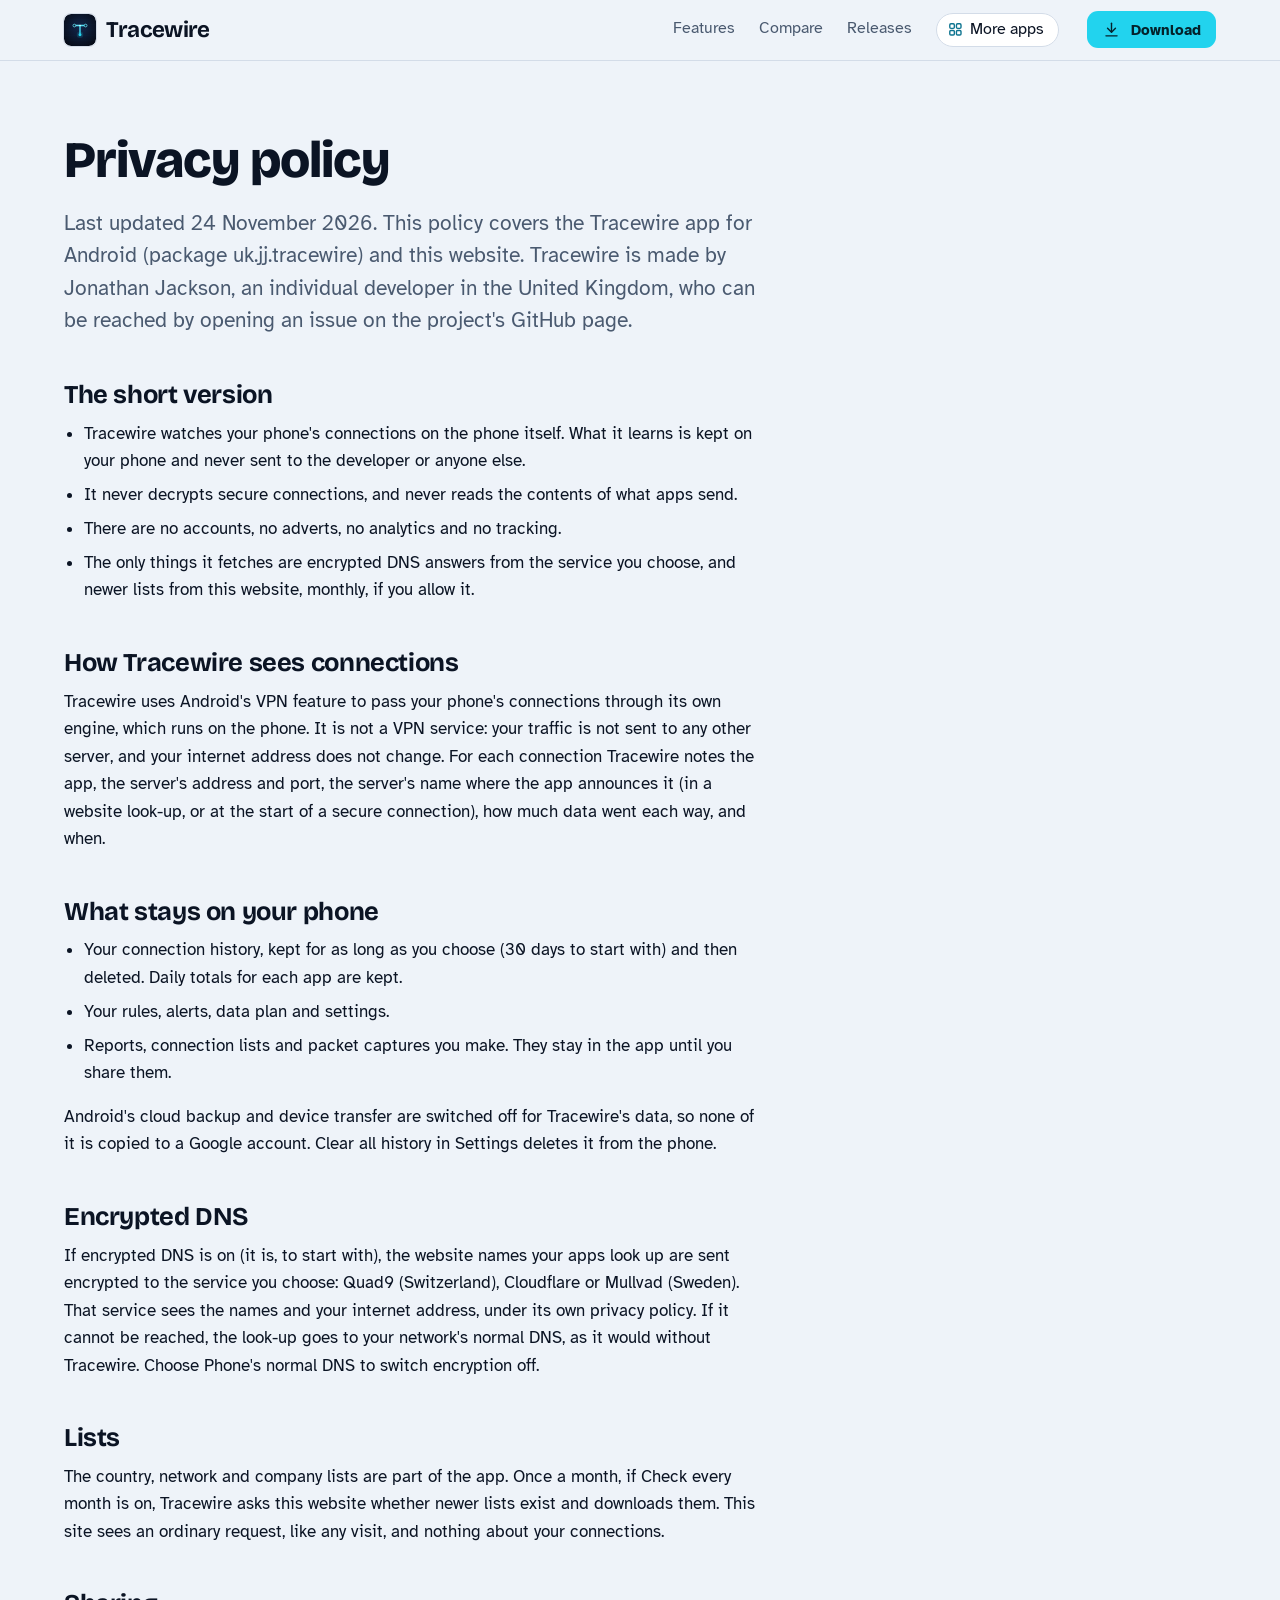
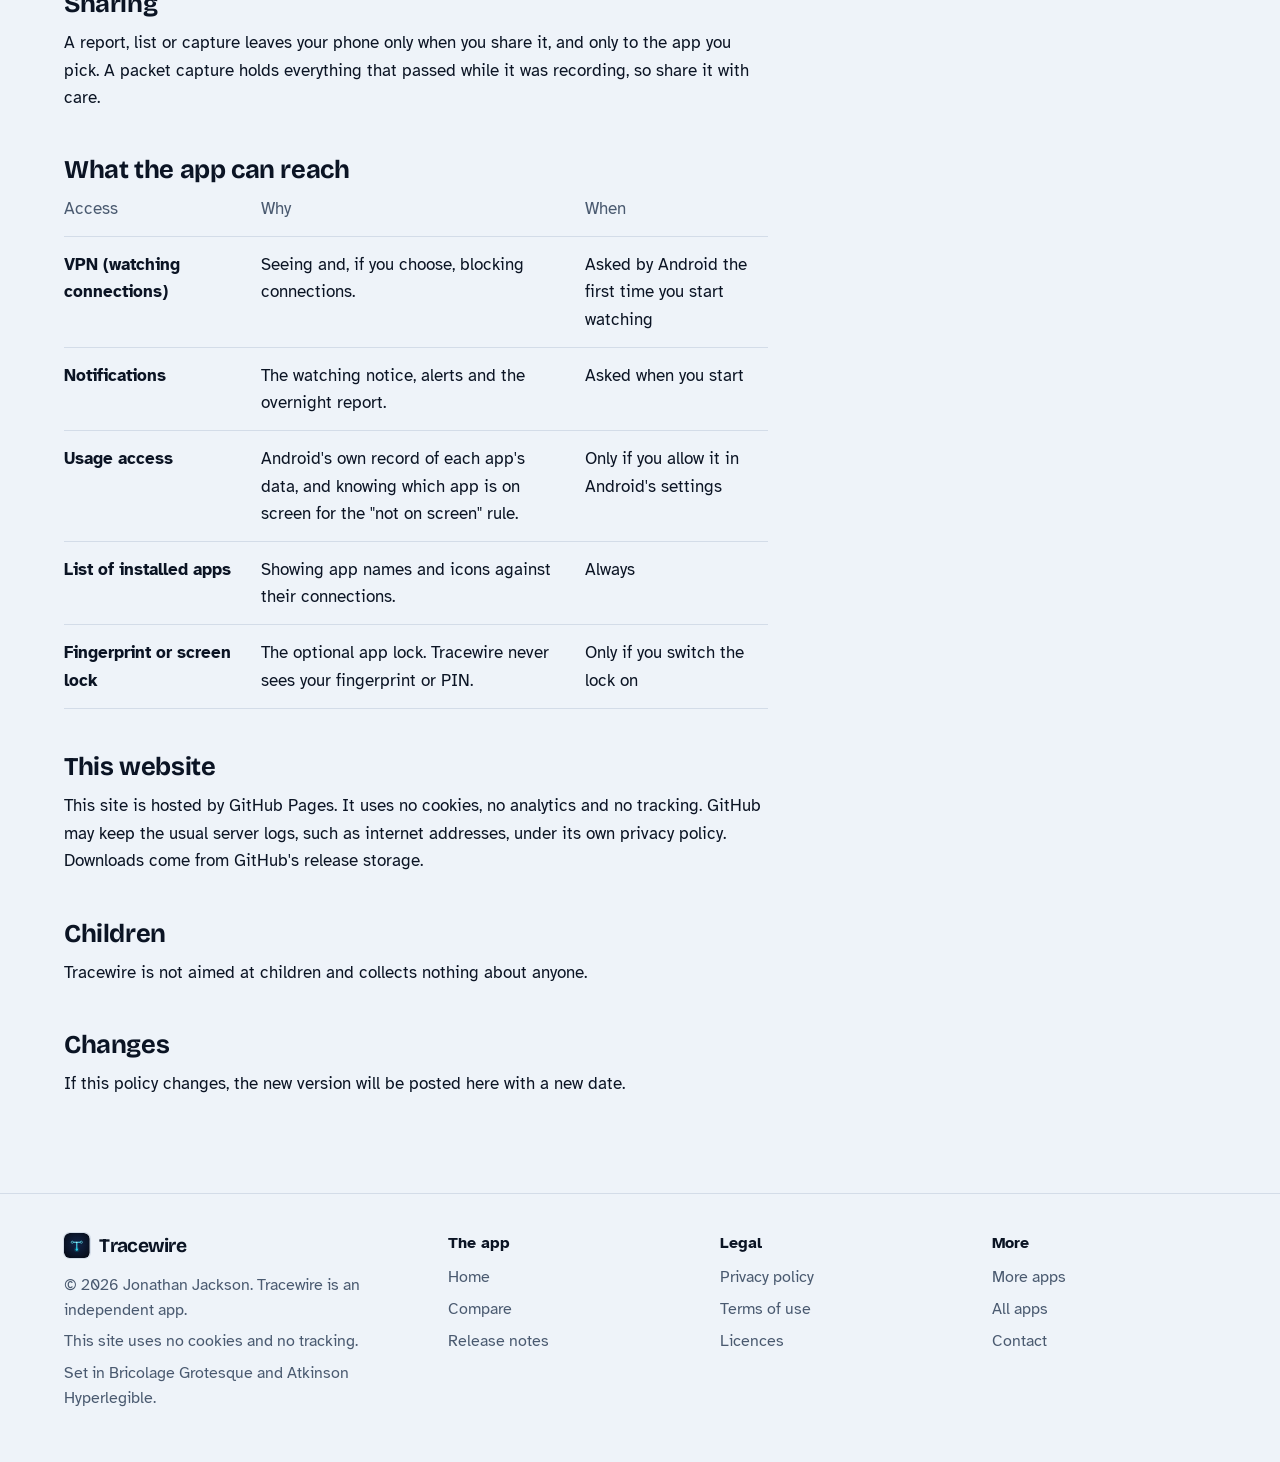
<file: privacy.html>
<!DOCTYPE html>
<html lang="en-GB">
<head>
<meta charset="utf-8">
<meta name="viewport" content="width=device-width, initial-scale=1">
<title>Tracewire privacy policy</title>
<meta name="description" content="Tracewire keeps everything on your phone: no accounts, no adverts, no tracking, and it never decrypts your connections.">
<meta name="author" content="Jonathan Jackson">
<link rel="canonical" href="https://customgpter.github.io/tracewire/privacy.html">
<meta name="theme-color" content="#eef3f9" media="(prefers-color-scheme: light)">
<meta name="theme-color" content="#060a14" media="(prefers-color-scheme: dark)">
<meta property="og:type" content="website">
<meta property="og:site_name" content="Tracewire">
<meta property="og:title" content="Tracewire privacy policy">
<meta property="og:description" content="Tracewire keeps everything on your phone: no accounts, no adverts, no tracking, and it never decrypts your connections.">
<meta property="og:url" content="https://customgpter.github.io/tracewire/privacy.html">
<meta property="og:image" content="https://customgpter.github.io/tracewire/assets/og.png">
<meta property="og:image:width" content="1200">
<meta property="og:image:height" content="630">
<meta property="og:image:alt" content="Tracewire: the wire T mark and the Home screen showing live speed and what was blocked today">
<meta property="og:locale" content="en_GB">
<meta name="twitter:card" content="summary_large_image">
<link rel="icon" href="./assets/favicon.svg" type="image/svg+xml">
<link rel="apple-touch-icon" href="./assets/apple-touch-icon.png">
<link rel="preload" href="./assets/fonts/bricolage-grotesque-latin.woff2" as="font" type="font/woff2" crossorigin>
<link rel="preload" href="./assets/fonts/atkinson-hyperlegible-latin-400-normal.woff2" as="font" type="font/woff2" crossorigin>
<link rel="stylesheet" href="./assets/site.css?v=1">
<link rel="stylesheet" href="./assets/house.css?v=1">
<link rel="stylesheet" href="./assets/apps-list.css?v=1">
<script src="./assets/apps-list.js?v=1" defer></script>
</head>
<body>
<a class="skip" href="#main">Skip to content</a>
<header class="masthead">
<div class="wrap">
<a class="brand" href="./" aria-label="Tracewire home"><svg viewBox="0 0 108 108" aria-hidden="true"><defs><radialGradient id="twb" cx="50%" cy="43%" r="72%"><stop offset="0" stop-color="#13254A"/><stop offset="1" stop-color="#050912"/></radialGradient><linearGradient id="twg" x1="0" y1="0" x2="1" y2="1"><stop offset="0" stop-color="#67E8F9"/><stop offset="1" stop-color="#22D3EE"/></linearGradient></defs><rect width="108" height="108" rx="24" fill="url(#twb)"/><path d="M18 0v108M36 0v108M54 0v108M72 0v108M90 0v108M0 18h108M0 36h108M0 54h108M0 72h108M0 90h108" stroke="#22D3EE" stroke-opacity=".08" stroke-width=".6"/><circle cx="54" cy="70" r="11" fill="#22D3EE" fill-opacity=".15"/><path d="M35 39H73M54 39V70" stroke="url(#twg)" stroke-width="4.6" stroke-linecap="round" fill="none"/><circle cx="35" cy="39" r="4.6" fill="#0B1630" stroke="#67E8F9" stroke-width="2.6"/><circle cx="73" cy="39" r="4.6" fill="#0B1630" stroke="#67E8F9" stroke-width="2.6"/><circle cx="54" cy="70" r="5" fill="#22D3EE"/><circle cx="54" cy="39" r="2.4" fill="#fff"/></svg><span>Tracewire</span></a>
<nav aria-label="Main"><ul><li><a href="./#features">Features</a></li><li><a href="./compare.html">Compare</a></li><li><a href="./releases.html">Releases</a></li><li><a class="more-apps" href="./more-apps.html"><svg class="ico" viewBox="0 0 24 24" aria-hidden="true"><rect x="4" y="4" width="6.5" height="6.5" rx="1.6"/><rect x="13.5" y="4" width="6.5" height="6.5" rx="1.6"/><rect x="4" y="13.5" width="6.5" height="6.5" rx="1.6"/><rect x="13.5" y="13.5" width="6.5" height="6.5" rx="1.6"/></svg>More apps</a></li></ul></nav>
<a class="button small" href="./#download"><svg class="ico" viewBox="0 0 24 24" aria-hidden="true"><path d="M12 4v11"/><path d="M7 10.5l5 5 5-5"/><path d="M5 20h14"/></svg>Download</a>
</div>
</header>
<main id="main" class="doc">
<div class="wrap">
<div class="measure">
<h1>Privacy policy</h1>
<p class="lede">Last updated 24 November 2026. This policy covers the Tracewire app for Android (package uk.jj.tracewire) and this website. Tracewire is made by Jonathan Jackson, an individual developer in the United Kingdom, who can be reached by opening an issue on the project&#x27;s GitHub page.</p>
<h2 id="short">The short version</h2><ul>
<li>Tracewire watches your phone&#x27;s connections on the phone itself. What it learns is kept on your phone and never sent to the developer or anyone else.</li>
<li>It never decrypts secure connections, and never reads the contents of what apps send.</li>
<li>There are no accounts, no adverts, no analytics and no tracking.</li>
<li>The only things it fetches are encrypted DNS answers from the service you choose, and newer lists from this website, monthly, if you allow it.</li>
</ul>
<h2 id="how">How Tracewire sees connections</h2><p>Tracewire uses Android&#x27;s VPN feature to pass your phone&#x27;s connections through its own engine, which runs on the phone. It is not a VPN service: your traffic is not sent to any other server, and your internet address does not change. For each connection Tracewire notes the app, the server&#x27;s address and port, the server&#x27;s name where the app announces it (in a website look-up, or at the start of a secure connection), how much data went each way, and when.</p>
<h2 id="kept">What stays on your phone</h2><ul>
<li>Your connection history, kept for as long as you choose (30 days to start with) and then deleted. Daily totals for each app are kept.</li>
<li>Your rules, alerts, data plan and settings.</li>
<li>Reports, connection lists and packet captures you make. They stay in the app until you share them.</li>
</ul>
<p>Android&#x27;s cloud backup and device transfer are switched off for Tracewire&#x27;s data, so none of it is copied to a Google account. Clear all history in Settings deletes it from the phone.</p>
<h2 id="dns">Encrypted DNS</h2><p>If encrypted DNS is on (it is, to start with), the website names your apps look up are sent encrypted to the service you choose: Quad9 (Switzerland), Cloudflare or Mullvad (Sweden). That service sees the names and your internet address, under its own privacy policy. If it cannot be reached, the look-up goes to your network&#x27;s normal DNS, as it would without Tracewire. Choose Phone&#x27;s normal DNS to switch encryption off.</p>
<h2 id="lists">Lists</h2><p>The country, network and company lists are part of the app. Once a month, if Check every month is on, Tracewire asks this website whether newer lists exist and downloads them. This site sees an ordinary request, like any visit, and nothing about your connections.</p>
<h2 id="sharing">Sharing</h2><p>A report, list or capture leaves your phone only when you share it, and only to the app you pick. A packet capture holds everything that passed while it was recording, so share it with care.</p>
<h2 id="reach">What the app can reach</h2><div class="scroll"><table>
<thead><tr><th scope="col">Access</th><th scope="col">Why</th><th scope="col">When</th></tr></thead>
<tbody>
<tr><th scope="row">VPN (watching connections)</th><td>Seeing and, if you choose, blocking connections.</td><td>Asked by Android the first time you start watching</td></tr>
<tr><th scope="row">Notifications</th><td>The watching notice, alerts and the overnight report.</td><td>Asked when you start</td></tr>
<tr><th scope="row">Usage access</th><td>Android&#x27;s own record of each app&#x27;s data, and knowing which app is on screen for the &quot;not on screen&quot; rule.</td><td>Only if you allow it in Android&#x27;s settings</td></tr>
<tr><th scope="row">List of installed apps</th><td>Showing app names and icons against their connections.</td><td>Always</td></tr>
<tr><th scope="row">Fingerprint or screen lock</th><td>The optional app lock. Tracewire never sees your fingerprint or PIN.</td><td>Only if you switch the lock on</td></tr>
</tbody></table></div>
<h2 id="site">This website</h2><p>This site is hosted by GitHub Pages. It uses no cookies, no analytics and no tracking. GitHub may keep the usual server logs, such as internet addresses, under its own privacy policy. Downloads come from GitHub&#x27;s release storage.</p>
<h2 id="children">Children</h2><p>Tracewire is not aimed at children and collects nothing about anyone.</p>
<h2 id="changes">Changes</h2><p>If this policy changes, the new version will be posted here with a new date.</p>
</div>
</div>
</main>
<footer class="colophon">
<div class="wrap">
<div>
<a class="brand" href="./" aria-label="Tracewire home"><svg viewBox="0 0 108 108" aria-hidden="true"><defs><radialGradient id="twb2" cx="50%" cy="43%" r="72%"><stop offset="0" stop-color="#13254A"/><stop offset="1" stop-color="#050912"/></radialGradient><linearGradient id="twg2" x1="0" y1="0" x2="1" y2="1"><stop offset="0" stop-color="#67E8F9"/><stop offset="1" stop-color="#22D3EE"/></linearGradient></defs><rect width="108" height="108" rx="24" fill="url(#twb2)"/><path d="M18 0v108M36 0v108M54 0v108M72 0v108M90 0v108M0 18h108M0 36h108M0 54h108M0 72h108M0 90h108" stroke="#22D3EE" stroke-opacity=".08" stroke-width=".6"/><circle cx="54" cy="70" r="11" fill="#22D3EE" fill-opacity=".15"/><path d="M35 39H73M54 39V70" stroke="url(#twg2)" stroke-width="4.6" stroke-linecap="round" fill="none"/><circle cx="35" cy="39" r="4.6" fill="#0B1630" stroke="#67E8F9" stroke-width="2.6"/><circle cx="73" cy="39" r="4.6" fill="#0B1630" stroke="#67E8F9" stroke-width="2.6"/><circle cx="54" cy="70" r="5" fill="#22D3EE"/><circle cx="54" cy="39" r="2.4" fill="#fff"/></svg><span>Tracewire</span></a>
<p>&copy; 2026 Jonathan Jackson. Tracewire is an independent app.</p>
<p>This site uses no cookies and no tracking.</p>
<p>Set in Bricolage Grotesque and Atkinson Hyperlegible.</p>
</div>
<nav aria-label="The app"><h2>The app</h2><ul>
<li><a href="./">Home</a></li>
<li><a href="./compare.html">Compare</a></li>
<li><a href="./releases.html">Release notes</a></li>
</ul></nav>
<nav aria-label="Legal"><h2>Legal</h2><ul>
<li><a href="./privacy.html">Privacy policy</a></li>
<li><a href="./terms.html">Terms of use</a></li>
<li><a href="./licences.html">Licences</a></li>
</ul></nav>
<nav aria-label="More"><h2>More</h2><ul>
<li><a href="./more-apps.html">More apps</a></li>
<li><a href="https://customgpter.github.io/">All apps</a></li>
<li><a href="https://github.com/CustomGPTer/tracewire/issues">Contact</a></li>
</ul></nav>
</div>
</footer>
</body>
</html>
</file>
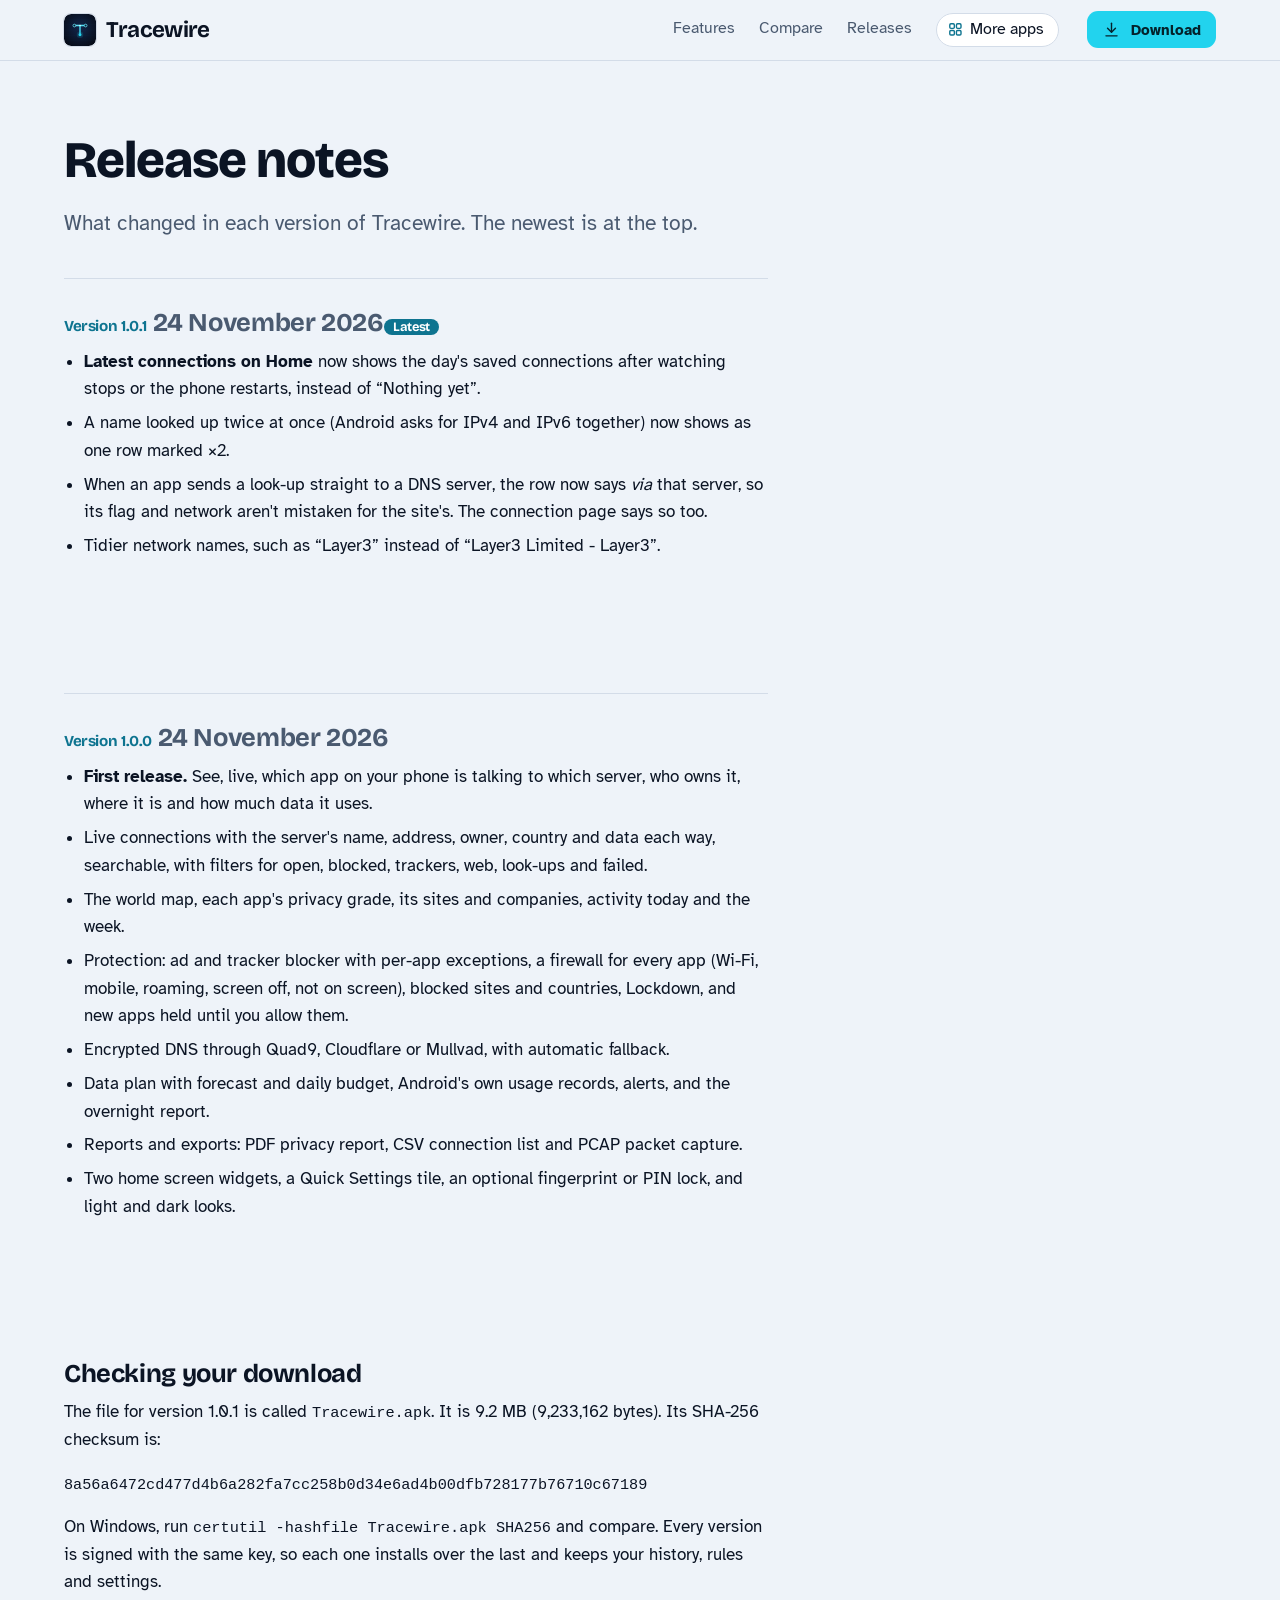
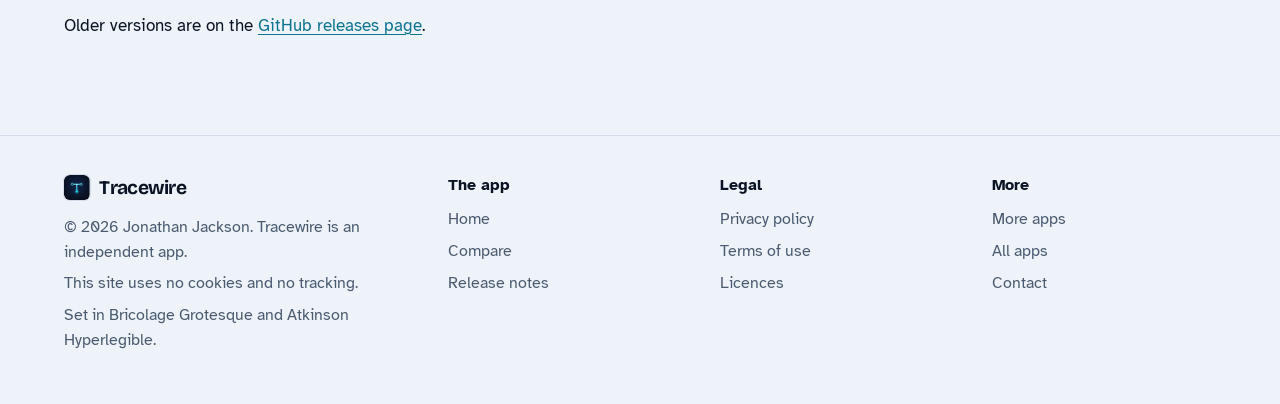
<file: releases.html>
<!DOCTYPE html>
<html lang="en-GB">
<head>
<meta charset="utf-8">
<meta name="viewport" content="width=device-width, initial-scale=1">
<title>Tracewire release notes</title>
<meta name="description" content="What changed in each version of Tracewire, and how to check your download. Latest: version 1.0.0.">
<meta name="author" content="Jonathan Jackson">
<link rel="canonical" href="https://customgpter.github.io/tracewire/releases.html">
<meta name="theme-color" content="#eef3f9" media="(prefers-color-scheme: light)">
<meta name="theme-color" content="#060a14" media="(prefers-color-scheme: dark)">
<meta property="og:type" content="website">
<meta property="og:site_name" content="Tracewire">
<meta property="og:title" content="Tracewire release notes">
<meta property="og:description" content="What changed in each version of Tracewire, and how to check your download. Latest: version 1.0.0.">
<meta property="og:url" content="https://customgpter.github.io/tracewire/releases.html">
<meta property="og:image" content="https://customgpter.github.io/tracewire/assets/og.png">
<meta property="og:image:width" content="1200">
<meta property="og:image:height" content="630">
<meta property="og:image:alt" content="Tracewire: the wire T mark and the Home screen showing live speed and what was blocked today">
<meta property="og:locale" content="en_GB">
<meta name="twitter:card" content="summary_large_image">
<link rel="icon" href="./assets/favicon.svg" type="image/svg+xml">
<link rel="apple-touch-icon" href="./assets/apple-touch-icon.png">
<link rel="preload" href="./assets/fonts/bricolage-grotesque-latin.woff2" as="font" type="font/woff2" crossorigin>
<link rel="preload" href="./assets/fonts/atkinson-hyperlegible-latin-400-normal.woff2" as="font" type="font/woff2" crossorigin>
<link rel="stylesheet" href="./assets/site.css?v=1">
<link rel="stylesheet" href="./assets/house.css?v=1">
<link rel="stylesheet" href="./assets/apps-list.css?v=1">
<script src="./assets/apps-list.js?v=1" defer></script>
</head>
<body>
<a class="skip" href="#main">Skip to content</a>
<header class="masthead">
<div class="wrap">
<a class="brand" href="./" aria-label="Tracewire home"><svg viewBox="0 0 108 108" aria-hidden="true"><defs><radialGradient id="twb" cx="50%" cy="43%" r="72%"><stop offset="0" stop-color="#13254A"/><stop offset="1" stop-color="#050912"/></radialGradient><linearGradient id="twg" x1="0" y1="0" x2="1" y2="1"><stop offset="0" stop-color="#67E8F9"/><stop offset="1" stop-color="#22D3EE"/></linearGradient></defs><rect width="108" height="108" rx="24" fill="url(#twb)"/><path d="M18 0v108M36 0v108M54 0v108M72 0v108M90 0v108M0 18h108M0 36h108M0 54h108M0 72h108M0 90h108" stroke="#22D3EE" stroke-opacity=".08" stroke-width=".6"/><circle cx="54" cy="70" r="11" fill="#22D3EE" fill-opacity=".15"/><path d="M35 39H73M54 39V70" stroke="url(#twg)" stroke-width="4.6" stroke-linecap="round" fill="none"/><circle cx="35" cy="39" r="4.6" fill="#0B1630" stroke="#67E8F9" stroke-width="2.6"/><circle cx="73" cy="39" r="4.6" fill="#0B1630" stroke="#67E8F9" stroke-width="2.6"/><circle cx="54" cy="70" r="5" fill="#22D3EE"/><circle cx="54" cy="39" r="2.4" fill="#fff"/></svg><span>Tracewire</span></a>
<nav aria-label="Main"><ul><li><a href="./#features">Features</a></li><li><a href="./compare.html">Compare</a></li><li><a href="./releases.html">Releases</a></li><li><a class="more-apps" href="./more-apps.html"><svg class="ico" viewBox="0 0 24 24" aria-hidden="true"><rect x="4" y="4" width="6.5" height="6.5" rx="1.6"/><rect x="13.5" y="4" width="6.5" height="6.5" rx="1.6"/><rect x="4" y="13.5" width="6.5" height="6.5" rx="1.6"/><rect x="13.5" y="13.5" width="6.5" height="6.5" rx="1.6"/></svg>More apps</a></li></ul></nav>
<a class="button small" href="./#download"><svg class="ico" viewBox="0 0 24 24" aria-hidden="true"><path d="M12 4v11"/><path d="M7 10.5l5 5 5-5"/><path d="M5 20h14"/></svg>Download</a>
</div>
</header>
<main id="main" class="doc">
<div class="wrap">
<div class="measure">
<h1>Release notes</h1>
<p class="lede">What changed in each version of Tracewire. The newest is at the top.</p>
<section class="release" id="v1.0.1"><h2><span class="ver">Version 1.0.1</span> <span class="when">24 November 2026</span><span class="tag">Latest</span></h2><ul><li><b>Latest connections on Home</b> now shows the day&#x27;s saved connections after watching stops or the phone restarts, instead of &ldquo;Nothing yet&rdquo;.</li><li>A name looked up twice at once (Android asks for IPv4 and IPv6 together) now shows as one row marked &times;2.</li><li>When an app sends a look-up straight to a DNS server, the row now says <i>via</i> that server, so its flag and network aren&#x27;t mistaken for the site&#x27;s. The connection page says so too.</li><li>Tidier network names, such as &ldquo;Layer3&rdquo; instead of &ldquo;Layer3 Limited - Layer3&rdquo;.</li></ul></section>
<section class="release" id="v1.0.0"><h2><span class="ver">Version 1.0.0</span> <span class="when">24 November 2026</span></h2><ul><li><b>First release.</b> See, live, which app on your phone is talking to which server, who owns it, where it is and how much data it uses.</li><li>Live connections with the server&#x27;s name, address, owner, country and data each way, searchable, with filters for open, blocked, trackers, web, look-ups and failed.</li><li>The world map, each app&#x27;s privacy grade, its sites and companies, activity today and the week.</li><li>Protection: ad and tracker blocker with per-app exceptions, a firewall for every app (Wi-Fi, mobile, roaming, screen off, not on screen), blocked sites and countries, Lockdown, and new apps held until you allow them.</li><li>Encrypted DNS through Quad9, Cloudflare or Mullvad, with automatic fallback.</li><li>Data plan with forecast and daily budget, Android&#x27;s own usage records, alerts, and the overnight report.</li><li>Reports and exports: PDF privacy report, CSV connection list and PCAP packet capture.</li><li>Two home screen widgets, a Quick Settings tile, an optional fingerprint or PIN lock, and light and dark looks.</li></ul></section>
<h2 id="checking">Checking your download</h2>
<p>The file for version 1.0.1 is called <code>Tracewire.apk</code>. It is 9.2 MB (9,233,162 bytes). Its SHA-256 checksum is:</p>
<p><code class="sum">8a56a6472cd477d4b6a282fa7cc258b0d34e6ad4b00dfb728177b76710c67189</code></p>
<p>On Windows, run <code>certutil -hashfile Tracewire.apk SHA256</code> and compare. Every version is signed with the same key, so each one installs over the last and keeps your history, rules and settings.</p>
<p>Older versions are on the <a href="https://github.com/CustomGPTer/tracewire/releases">GitHub releases page</a>.</p>
</div>
</div>
</main>
<footer class="colophon">
<div class="wrap">
<div>
<a class="brand" href="./" aria-label="Tracewire home"><svg viewBox="0 0 108 108" aria-hidden="true"><defs><radialGradient id="twb2" cx="50%" cy="43%" r="72%"><stop offset="0" stop-color="#13254A"/><stop offset="1" stop-color="#050912"/></radialGradient><linearGradient id="twg2" x1="0" y1="0" x2="1" y2="1"><stop offset="0" stop-color="#67E8F9"/><stop offset="1" stop-color="#22D3EE"/></linearGradient></defs><rect width="108" height="108" rx="24" fill="url(#twb2)"/><path d="M18 0v108M36 0v108M54 0v108M72 0v108M90 0v108M0 18h108M0 36h108M0 54h108M0 72h108M0 90h108" stroke="#22D3EE" stroke-opacity=".08" stroke-width=".6"/><circle cx="54" cy="70" r="11" fill="#22D3EE" fill-opacity=".15"/><path d="M35 39H73M54 39V70" stroke="url(#twg2)" stroke-width="4.6" stroke-linecap="round" fill="none"/><circle cx="35" cy="39" r="4.6" fill="#0B1630" stroke="#67E8F9" stroke-width="2.6"/><circle cx="73" cy="39" r="4.6" fill="#0B1630" stroke="#67E8F9" stroke-width="2.6"/><circle cx="54" cy="70" r="5" fill="#22D3EE"/><circle cx="54" cy="39" r="2.4" fill="#fff"/></svg><span>Tracewire</span></a>
<p>&copy; 2026 Jonathan Jackson. Tracewire is an independent app.</p>
<p>This site uses no cookies and no tracking.</p>
<p>Set in Bricolage Grotesque and Atkinson Hyperlegible.</p>
</div>
<nav aria-label="The app"><h2>The app</h2><ul>
<li><a href="./">Home</a></li>
<li><a href="./compare.html">Compare</a></li>
<li><a href="./releases.html">Release notes</a></li>
</ul></nav>
<nav aria-label="Legal"><h2>Legal</h2><ul>
<li><a href="./privacy.html">Privacy policy</a></li>
<li><a href="./terms.html">Terms of use</a></li>
<li><a href="./licences.html">Licences</a></li>
</ul></nav>
<nav aria-label="More"><h2>More</h2><ul>
<li><a href="./more-apps.html">More apps</a></li>
<li><a href="https://customgpter.github.io/">All apps</a></li>
<li><a href="https://github.com/CustomGPTer/tracewire/issues">Contact</a></li>
</ul></nav>
</div>
</footer>
</body>
</html>
</file>
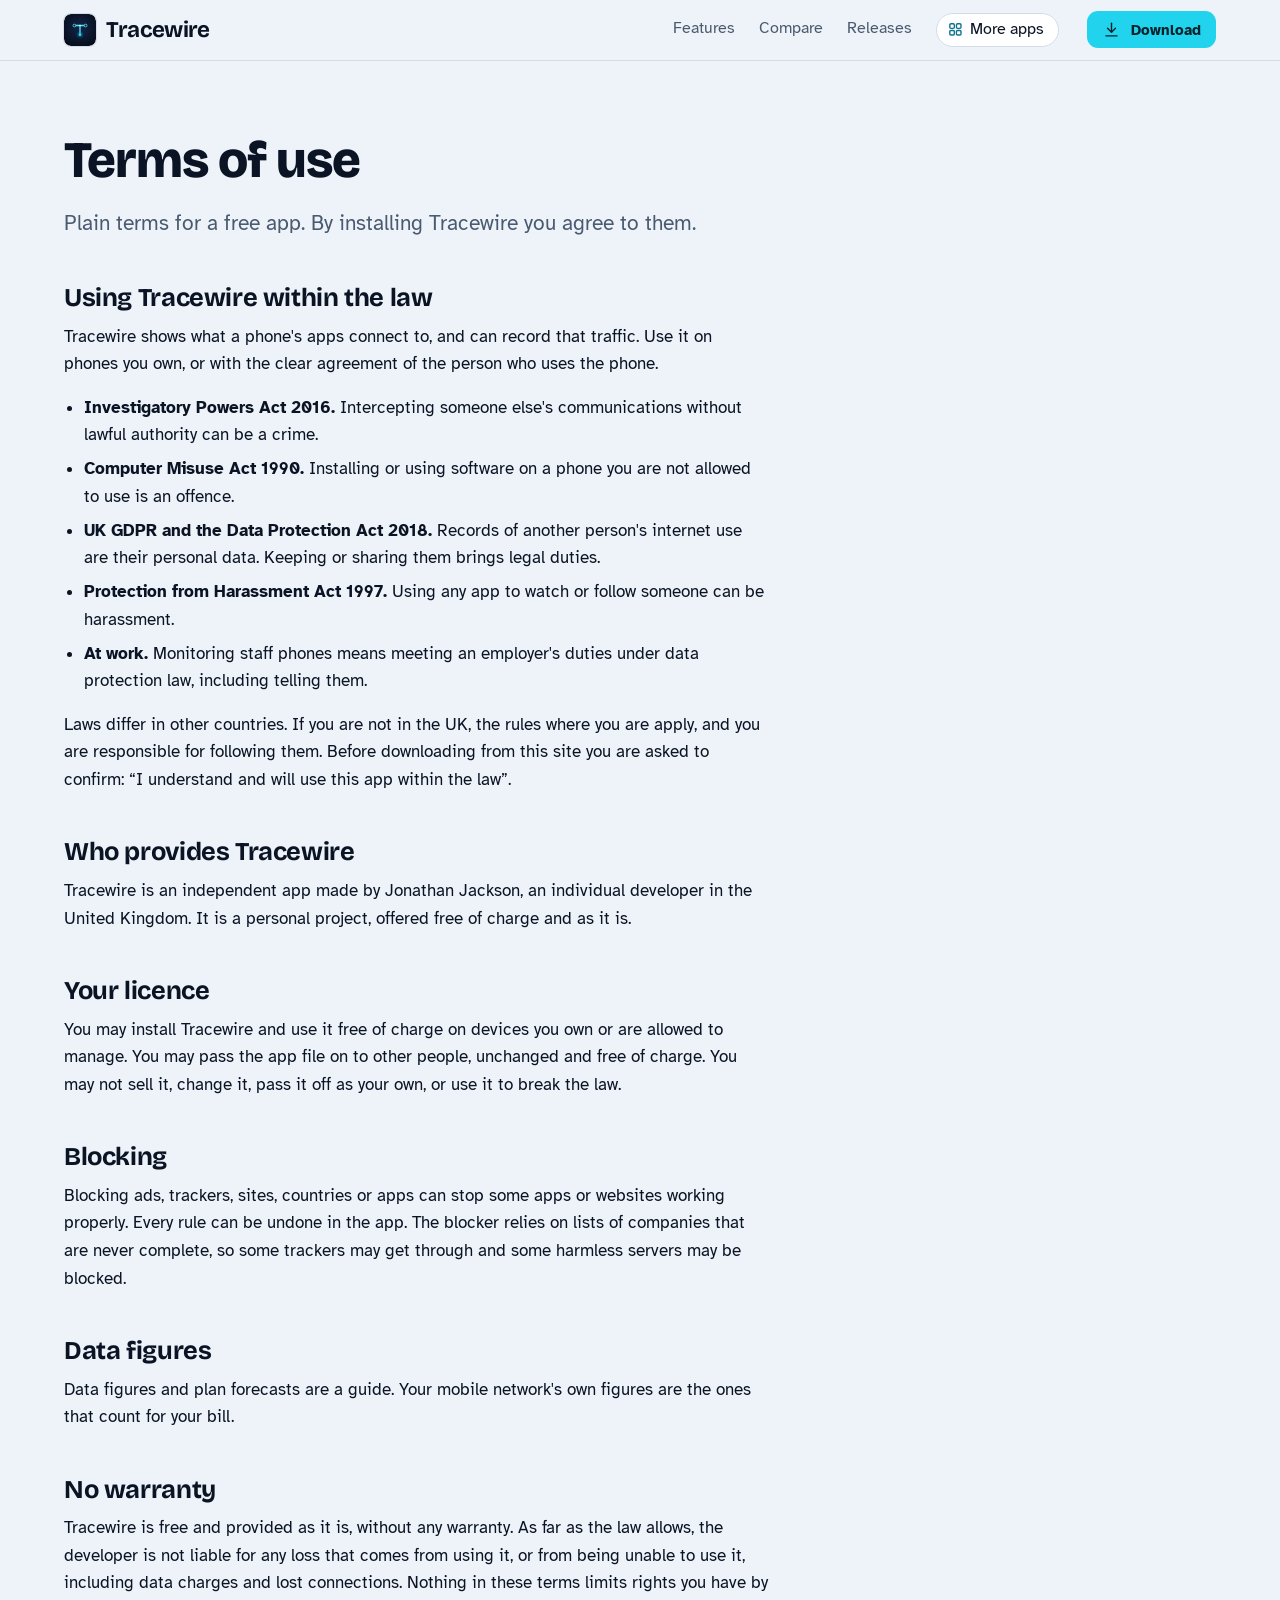
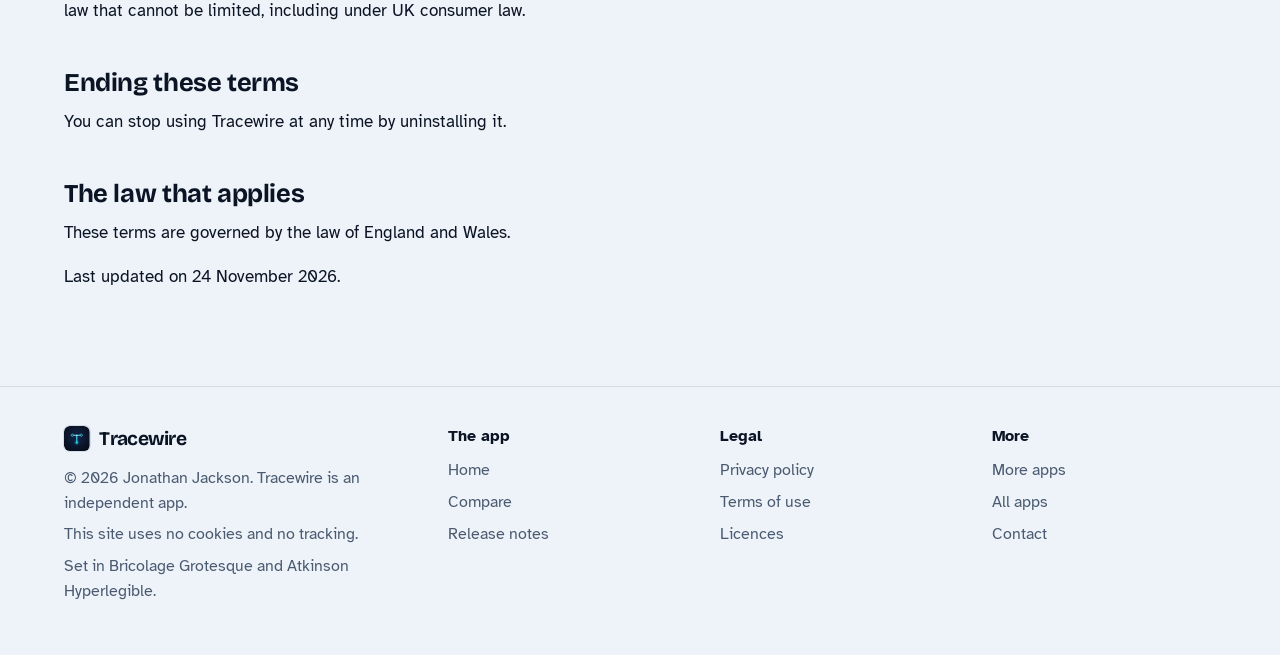
<file: terms.html>
<!DOCTYPE html>
<html lang="en-GB">
<head>
<meta charset="utf-8">
<meta name="viewport" content="width=device-width, initial-scale=1">
<title>Tracewire terms of use</title>
<meta name="description" content="Plain terms for Tracewire, including using it within the law.">
<meta name="author" content="Jonathan Jackson">
<link rel="canonical" href="https://customgpter.github.io/tracewire/terms.html">
<meta name="theme-color" content="#eef3f9" media="(prefers-color-scheme: light)">
<meta name="theme-color" content="#060a14" media="(prefers-color-scheme: dark)">
<meta property="og:type" content="website">
<meta property="og:site_name" content="Tracewire">
<meta property="og:title" content="Tracewire terms of use">
<meta property="og:description" content="Plain terms for Tracewire, including using it within the law.">
<meta property="og:url" content="https://customgpter.github.io/tracewire/terms.html">
<meta property="og:image" content="https://customgpter.github.io/tracewire/assets/og.png">
<meta property="og:image:width" content="1200">
<meta property="og:image:height" content="630">
<meta property="og:image:alt" content="Tracewire: the wire T mark and the Home screen showing live speed and what was blocked today">
<meta property="og:locale" content="en_GB">
<meta name="twitter:card" content="summary_large_image">
<link rel="icon" href="./assets/favicon.svg" type="image/svg+xml">
<link rel="apple-touch-icon" href="./assets/apple-touch-icon.png">
<link rel="preload" href="./assets/fonts/bricolage-grotesque-latin.woff2" as="font" type="font/woff2" crossorigin>
<link rel="preload" href="./assets/fonts/atkinson-hyperlegible-latin-400-normal.woff2" as="font" type="font/woff2" crossorigin>
<link rel="stylesheet" href="./assets/site.css?v=1">
<link rel="stylesheet" href="./assets/house.css?v=1">
<link rel="stylesheet" href="./assets/apps-list.css?v=1">
<script src="./assets/apps-list.js?v=1" defer></script>
</head>
<body>
<a class="skip" href="#main">Skip to content</a>
<header class="masthead">
<div class="wrap">
<a class="brand" href="./" aria-label="Tracewire home"><svg viewBox="0 0 108 108" aria-hidden="true"><defs><radialGradient id="twb" cx="50%" cy="43%" r="72%"><stop offset="0" stop-color="#13254A"/><stop offset="1" stop-color="#050912"/></radialGradient><linearGradient id="twg" x1="0" y1="0" x2="1" y2="1"><stop offset="0" stop-color="#67E8F9"/><stop offset="1" stop-color="#22D3EE"/></linearGradient></defs><rect width="108" height="108" rx="24" fill="url(#twb)"/><path d="M18 0v108M36 0v108M54 0v108M72 0v108M90 0v108M0 18h108M0 36h108M0 54h108M0 72h108M0 90h108" stroke="#22D3EE" stroke-opacity=".08" stroke-width=".6"/><circle cx="54" cy="70" r="11" fill="#22D3EE" fill-opacity=".15"/><path d="M35 39H73M54 39V70" stroke="url(#twg)" stroke-width="4.6" stroke-linecap="round" fill="none"/><circle cx="35" cy="39" r="4.6" fill="#0B1630" stroke="#67E8F9" stroke-width="2.6"/><circle cx="73" cy="39" r="4.6" fill="#0B1630" stroke="#67E8F9" stroke-width="2.6"/><circle cx="54" cy="70" r="5" fill="#22D3EE"/><circle cx="54" cy="39" r="2.4" fill="#fff"/></svg><span>Tracewire</span></a>
<nav aria-label="Main"><ul><li><a href="./#features">Features</a></li><li><a href="./compare.html">Compare</a></li><li><a href="./releases.html">Releases</a></li><li><a class="more-apps" href="./more-apps.html"><svg class="ico" viewBox="0 0 24 24" aria-hidden="true"><rect x="4" y="4" width="6.5" height="6.5" rx="1.6"/><rect x="13.5" y="4" width="6.5" height="6.5" rx="1.6"/><rect x="4" y="13.5" width="6.5" height="6.5" rx="1.6"/><rect x="13.5" y="13.5" width="6.5" height="6.5" rx="1.6"/></svg>More apps</a></li></ul></nav>
<a class="button small" href="./#download"><svg class="ico" viewBox="0 0 24 24" aria-hidden="true"><path d="M12 4v11"/><path d="M7 10.5l5 5 5-5"/><path d="M5 20h14"/></svg>Download</a>
</div>
</header>
<main id="main" class="doc">
<div class="wrap">
<div class="measure">
<h1>Terms of use</h1>
<p class="lede">Plain terms for a free app. By installing Tracewire you agree to them.</p>
<h2 id="law">Using Tracewire within the law</h2><p>Tracewire shows what a phone&#x27;s apps connect to, and can record that traffic. Use it on phones you own, or with the clear agreement of the person who uses the phone.</p><ul>
<li><b>Investigatory Powers Act 2016.</b> Intercepting someone else&#x27;s communications without lawful authority can be a crime.</li>
<li><b>Computer Misuse Act 1990.</b> Installing or using software on a phone you are not allowed to use is an offence.</li>
<li><b>UK GDPR and the Data Protection Act 2018.</b> Records of another person&#x27;s internet use are their personal data. Keeping or sharing them brings legal duties.</li>
<li><b>Protection from Harassment Act 1997.</b> Using any app to watch or follow someone can be harassment.</li>
<li><b>At work.</b> Monitoring staff phones means meeting an employer&#x27;s duties under data protection law, including telling them.</li>
</ul><p>Laws differ in other countries. If you are not in the UK, the rules where you are apply, and you are responsible for following them. Before downloading from this site you are asked to confirm: &ldquo;I understand and will use this app within the law&rdquo;.</p>
<h2 id="who">Who provides Tracewire</h2><p>Tracewire is an independent app made by Jonathan Jackson, an individual developer in the United Kingdom. It is a personal project, offered free of charge and as it is.</p>
<h2 id="licence">Your licence</h2><p>You may install Tracewire and use it free of charge on devices you own or are allowed to manage. You may pass the app file on to other people, unchanged and free of charge. You may not sell it, change it, pass it off as your own, or use it to break the law.</p>
<h2 id="blocking">Blocking</h2><p>Blocking ads, trackers, sites, countries or apps can stop some apps or websites working properly. Every rule can be undone in the app. The blocker relies on lists of companies that are never complete, so some trackers may get through and some harmless servers may be blocked.</p>
<h2 id="data">Data figures</h2><p>Data figures and plan forecasts are a guide. Your mobile network&#x27;s own figures are the ones that count for your bill.</p>
<h2 id="no-warranty">No warranty</h2>
<p>Tracewire is free and provided as it is, without any warranty. As far as the law allows, the developer is not liable for any loss that comes from using it, or from being unable to use it, including data charges and lost connections. Nothing in these terms limits rights you have by law that cannot be limited, including under UK consumer law.</p>
<h2 id="ending">Ending these terms</h2><p>You can stop using Tracewire at any time by uninstalling it.</p>
<h2 id="governing">The law that applies</h2>
<p>These terms are governed by the law of England and Wales.</p>
<p>Last updated on 24 November 2026.</p>
</div>
</div>
</main>
<footer class="colophon">
<div class="wrap">
<div>
<a class="brand" href="./" aria-label="Tracewire home"><svg viewBox="0 0 108 108" aria-hidden="true"><defs><radialGradient id="twb2" cx="50%" cy="43%" r="72%"><stop offset="0" stop-color="#13254A"/><stop offset="1" stop-color="#050912"/></radialGradient><linearGradient id="twg2" x1="0" y1="0" x2="1" y2="1"><stop offset="0" stop-color="#67E8F9"/><stop offset="1" stop-color="#22D3EE"/></linearGradient></defs><rect width="108" height="108" rx="24" fill="url(#twb2)"/><path d="M18 0v108M36 0v108M54 0v108M72 0v108M90 0v108M0 18h108M0 36h108M0 54h108M0 72h108M0 90h108" stroke="#22D3EE" stroke-opacity=".08" stroke-width=".6"/><circle cx="54" cy="70" r="11" fill="#22D3EE" fill-opacity=".15"/><path d="M35 39H73M54 39V70" stroke="url(#twg2)" stroke-width="4.6" stroke-linecap="round" fill="none"/><circle cx="35" cy="39" r="4.6" fill="#0B1630" stroke="#67E8F9" stroke-width="2.6"/><circle cx="73" cy="39" r="4.6" fill="#0B1630" stroke="#67E8F9" stroke-width="2.6"/><circle cx="54" cy="70" r="5" fill="#22D3EE"/><circle cx="54" cy="39" r="2.4" fill="#fff"/></svg><span>Tracewire</span></a>
<p>&copy; 2026 Jonathan Jackson. Tracewire is an independent app.</p>
<p>This site uses no cookies and no tracking.</p>
<p>Set in Bricolage Grotesque and Atkinson Hyperlegible.</p>
</div>
<nav aria-label="The app"><h2>The app</h2><ul>
<li><a href="./">Home</a></li>
<li><a href="./compare.html">Compare</a></li>
<li><a href="./releases.html">Release notes</a></li>
</ul></nav>
<nav aria-label="Legal"><h2>Legal</h2><ul>
<li><a href="./privacy.html">Privacy policy</a></li>
<li><a href="./terms.html">Terms of use</a></li>
<li><a href="./licences.html">Licences</a></li>
</ul></nav>
<nav aria-label="More"><h2>More</h2><ul>
<li><a href="./more-apps.html">More apps</a></li>
<li><a href="https://customgpter.github.io/">All apps</a></li>
<li><a href="https://github.com/CustomGPTer/tracewire/issues">Contact</a></li>
</ul></nav>
</div>
</footer>
</body>
</html>
</file>
<file: assets/site.css>
@font-face{font-family:"Bricolage Grotesque";src:url("fonts/bricolage-grotesque-latin.woff2") format("woff2");font-weight:200 800;font-style:normal;font-display:swap}
@font-face{font-family:"Atkinson Hyperlegible";src:url("fonts/atkinson-hyperlegible-latin-400-normal.woff2") format("woff2");font-weight:400;font-style:normal;font-display:swap}
@font-face{font-family:"Atkinson Hyperlegible";src:url("fonts/atkinson-hyperlegible-latin-700-normal.woff2") format("woff2");font-weight:700;font-style:normal;font-display:swap}

/* Daylight page, night-time camera. The lamp colour is kept for the one thing to press and for what the camera has seen. */
:root{
  --page:#f2f5f9; --panel:#ffffff; --raised:#e8edf3; --ink:#0d1a2b; --soft:#465468; --rule:#d2dae4;
  --accent:#0a6a55; --accent-ink:#ffffff; --warn:#8a5200; --rec:#d3302f;
  --lamp:#ffb347; --lamp-ink:#231400; --lamp-text:#8a5200;
  --night:#09111e; --night-2:#111d30; --night-3:#1a2a43; --night-ink:#eaf0f8; --night-soft:#9fb0c7; --night-rule:#24364f; --iris:#55d6ab;
  --display:"Bricolage Grotesque","Atkinson Hyperlegible",system-ui,sans-serif;
  --sans:"Atkinson Hyperlegible",system-ui,-apple-system,"Segoe UI",Roboto,sans-serif;
  --mono:ui-monospace,SFMono-Regular,Menlo,Consolas,"Liberation Mono",monospace;
  color-scheme:light dark;
}
@media (prefers-color-scheme:dark){
  :root{--page:#0a111b; --panel:#111a27; --raised:#182434; --ink:#e9eef5; --soft:#a0aec0; --rule:#243247;
    --accent:#55d6ab; --accent-ink:#00281d; --warn:#ffb347; --rec:#ff6163; --lamp-text:#ffb347}
}

*,*::before,*::after{box-sizing:border-box}
html{-webkit-text-size-adjust:100%;scroll-behavior:smooth;scroll-padding-top:5.5rem}
@media (prefers-reduced-motion:reduce){html{scroll-behavior:auto}}
body{margin:0;background:var(--page);color:var(--ink);font:400 1.0625rem/1.62 var(--sans);text-rendering:optimizeLegibility;-webkit-font-smoothing:antialiased}
img,svg{max-width:100%;display:block}
a{color:var(--accent);text-decoration-thickness:.07em;text-underline-offset:.2em}
a:hover{text-decoration-thickness:.13em}
:focus-visible{outline:3px solid var(--lamp);outline-offset:3px;border-radius:6px}
code{font:.9em/1 var(--mono);overflow-wrap:anywhere}
h1,h2,h3{font-family:var(--display);font-weight:700;letter-spacing:-.015em;line-height:1.08;margin:0;text-wrap:balance}
p{margin:0 0 1rem}
.skip{position:absolute;left:-999px;top:0;background:var(--ink);color:var(--page);padding:.6rem 1rem;z-index:30;border-radius:0 0 8px 0}
.skip:focus{left:0}
.sr{position:absolute;width:1px;height:1px;overflow:hidden;clip-path:inset(50%);white-space:nowrap}
.wrap{width:min(72rem,100% - 2.5rem);margin-inline:auto}
.measure{max-width:44rem}
.ico{width:1.25em;height:1.25em;flex:none;fill:none;stroke:currentColor;stroke-width:1.75;stroke-linecap:round;stroke-linejoin:round}

/* ---------- masthead */
.masthead{position:sticky;top:0;z-index:20;background:color-mix(in srgb,var(--page) 88%,transparent);-webkit-backdrop-filter:blur(14px) saturate(1.3);backdrop-filter:blur(14px) saturate(1.3);border-bottom:1px solid var(--rule)}
.masthead .wrap{display:flex;flex-wrap:wrap;align-items:center;gap:.35rem 1.75rem;padding-block:.7rem}
.brand{display:inline-flex;align-items:center;gap:.6rem;font:700 1.4rem/1 var(--display);letter-spacing:-.03em;color:var(--ink);text-decoration:none;margin-right:auto}
.brand svg{width:2rem;height:2rem;flex:none;border-radius:.5rem;box-shadow:0 0 0 1px var(--rule)}
.masthead nav ul{display:flex;flex-wrap:wrap;align-items:center;gap:.15rem 1.5rem;list-style:none;margin:0;padding:0;font-size:1rem;line-height:1.3}
.masthead nav a{display:inline-flex;align-items:center;gap:.4rem;color:var(--soft);text-decoration:none;padding-block:.45rem;border-bottom:2px solid transparent}
.masthead nav a:hover{color:var(--ink)}
.masthead nav a[aria-current="page"]{color:var(--ink);border-bottom-color:var(--lamp)}
.masthead nav a.more-apps{color:var(--ink);border:1px solid var(--rule);border-radius:999px;padding:.34rem .85rem .34rem .65rem;background:var(--panel)}
.masthead nav a.more-apps .ico{width:1.05em;height:1.05em;color:var(--accent);stroke-width:2}
.masthead nav a.more-apps:hover,.masthead nav a.more-apps[aria-current="page"]{border-color:var(--accent)}
.button{display:inline-flex;align-items:center;gap:.6rem;background:var(--lamp);color:var(--lamp-ink);font:700 1.08rem/1.2 var(--sans);text-decoration:none;padding:.95rem 1.5rem;border-radius:14px;box-shadow:0 1px 0 rgba(255,255,255,.45) inset,0 12px 24px -14px rgba(138,82,0,.9)}
.button:hover{background:#ffc56e}
.button:active{transform:translateY(1px)}
.button.small{font-size:.95rem;padding:.55rem .95rem;border-radius:11px;box-shadow:none}
.button.quiet{background:none;box-shadow:none;border:1px solid var(--rule);color:var(--ink)}
.button.quiet:hover{border-color:var(--ink);background:none}
@media (max-width:52rem){
  .masthead nav{order:3;flex:1 0 100%}
  .masthead nav ul{gap:.1rem .85rem;font-size:.95rem}
  .masthead nav .wide{display:none}
}
@media (max-width:24rem){.masthead nav a.more-apps .ico{display:none}.masthead nav a.more-apps{padding-inline:.7rem}}

/* ---------- hero */
.hero{padding-block:clamp(2.2rem,6vw,4.75rem) clamp(2.5rem,6vw,4.5rem);overflow:hidden}
.hero-grid{display:grid;gap:clamp(2.25rem,5vw,4rem);align-items:center}
@media (min-width:62rem){.hero-grid{grid-template-columns:minmax(0,11fr) minmax(0,10fr)}}
.hero h1{font-size:clamp(2.6rem,6vw,4.25rem);font-weight:800;line-height:1;letter-spacing:-.022em;margin-bottom:1.5rem}
.lede{font-size:clamp(1.14rem,2vw,1.3rem);line-height:1.55;color:var(--soft);margin:0 0 1rem;max-width:34rem}
.get{display:flex;flex-wrap:wrap;align-items:center;gap:.9rem 1.5rem;margin:1.8rem 0 1.1rem}
.get .aside{font-weight:700;color:var(--ink)}
.facts{font-size:.98rem;line-height:1.5;color:var(--soft);margin:0 0 .5rem;max-width:36rem}
.pills{display:flex;flex-wrap:wrap;gap:.45rem;list-style:none;margin:0 0 1rem;padding:0;font-size:.95rem}
.pills li{border:1px solid var(--rule);border-radius:999px;padding:.22rem .8rem;background:var(--panel);color:var(--soft)}

/* the monitor: the camera's view, the day beneath it, and the alert it sends */
.monitor{position:relative;max-width:36rem;margin-inline:auto;width:100%;padding-bottom:3.1rem}
@media (min-width:62rem){.monitor{margin-inline:auto 0}}
.screen{position:relative;background:var(--night);border-radius:22px;padding:.6rem;box-shadow:0 0 0 1px var(--night-rule),0 30px 60px -30px rgba(9,17,30,.75)}
.cam{position:relative;border-radius:15px;overflow:hidden;aspect-ratio:16/10;background:#0b1626}
.cam svg{width:100%;height:100%}
.cam text{font:700 15px var(--sans);fill:#231400}
.hud{position:absolute;display:inline-flex;align-items:center;gap:.4rem;font:700 .76rem/1 var(--sans);color:var(--night-ink);background:rgba(6,12,22,.62);border-radius:999px;padding:.38rem .65rem;letter-spacing:.01em}
.hud i{width:.5rem;height:.5rem;border-radius:50%;background:var(--iris)}
.hud.watching{left:.7rem;top:.7rem}
.hud.rec{right:.7rem;top:.7rem}
.hud.rec i{background:#ff5a5c}
.hud.stamp{left:.7rem;bottom:.7rem;font:400 .74rem/1 var(--mono);border-radius:6px;color:#d5deea}
.hud.place{right:.7rem;bottom:.7rem;border-radius:6px;font-weight:400;color:#d5deea}
.day{padding:.85rem .55rem 2rem;color:var(--night-soft);font-size:.8rem;line-height:1.2}
.day-head{display:flex;justify-content:space-between;margin-bottom:.6rem}
.day-head b{color:var(--night-ink)}
.track{position:relative;height:1.5rem;border-radius:7px;background:repeating-linear-gradient(90deg,var(--night-3) 0 1px,transparent 1px calc(100% / 24)),var(--night-2);box-shadow:inset 0 0 0 1px var(--night-rule)}
.ev{position:absolute;top:3px;bottom:3px;width:max(5px,1.1%);border-radius:3px;background:var(--iris);left:var(--at)}
.ev.seen{background:var(--lamp)}
.now{position:absolute;top:-4px;bottom:-4px;left:var(--at);width:2px;background:var(--night-ink);border-radius:2px}
.hours{display:flex;justify-content:space-between;margin-top:.4rem;font-size:.72rem}
.alert{position:absolute;right:-.4rem;bottom:0;display:flex;align-items:center;gap:.75rem;width:min(19rem,88%);background:var(--panel);color:var(--ink);border:1px solid var(--rule);border-radius:16px;padding:.65rem .8rem;box-shadow:0 18px 36px -18px rgba(9,17,30,.55)}
.alert .thumb{flex:none;width:3.1rem;height:3.1rem;border-radius:10px;background:linear-gradient(160deg,#16263d,#0b1626);position:relative;overflow:hidden}
.alert .thumb::before{content:"";position:absolute;left:50%;bottom:0;width:38%;height:62%;translate:-50% 0;border-radius:40% 40% 0 0;background:#6f86a6}
.alert .thumb::after{content:"";position:absolute;left:50%;top:14%;width:26%;aspect-ratio:1;translate:-50% 0;border-radius:50%;background:#8ea4c2}
.alert b{display:block;font-size:.98rem;line-height:1.25}
.alert span{display:block;font-size:.86rem;color:var(--soft);line-height:1.3}
.alert .dot{flex:none;width:.6rem;height:.6rem;border-radius:50%;background:var(--lamp);margin-left:auto;box-shadow:0 0 0 4px color-mix(in srgb,var(--lamp) 25%,transparent)}
@media (max-width:26rem){.alert{right:0}}
@media (prefers-reduced-motion:no-preference){
  .cam .spill{animation:vg-in .9s ease-out .25s both}
  .cam .who{animation:vg-step .9s cubic-bezier(.2,.8,.25,1) .9s both}
  .cam .mark{animation:vg-lock .45s cubic-bezier(.3,1.4,.5,1) 1.7s both;transform-box:fill-box;transform-origin:center}
  .hud.rec{animation:vg-in .3s ease-out 2.05s both}
  .hud.rec i{animation:vg-blink 1.2s steps(2,jump-none) 2.3s 4}
  .ev.seen,.now{animation:vg-pop .4s cubic-bezier(.3,1.5,.5,1) 2.4s both}
  .alert{animation:vg-rise .6s cubic-bezier(.2,.8,.25,1) 2.9s both}
  @keyframes vg-in{from{opacity:0}to{opacity:1}}
  @keyframes vg-step{from{opacity:0;transform:translateX(18px)}to{opacity:1;transform:none}}
  @keyframes vg-lock{from{opacity:0;transform:scale(1.12)}to{opacity:1;transform:none}}
  @keyframes vg-blink{from{opacity:1}to{opacity:.25}}
  @keyframes vg-pop{from{opacity:0;transform:scaleY(.2)}to{opacity:1;transform:none}}
  @keyframes vg-rise{from{opacity:0;transform:translateY(14px)}to{opacity:1;transform:none}}
}

/* ---------- sections */
section{padding-block:clamp(3rem,7vw,5.5rem)}
section + section{border-top:1px solid var(--rule)}
h2{font-size:clamp(1.8rem,3.6vw,2.6rem);margin-bottom:.9rem}
h3{font:700 1.1rem/1.3 var(--sans);letter-spacing:0;margin:0 0 .3rem}
.intro{color:var(--soft);max-width:40rem;margin-bottom:2.2rem;font-size:1.1rem}

.promises{padding-block:0;border-block:1px solid var(--rule);background:var(--panel)}
.promises ul{list-style:none;margin:0;padding:0;display:grid;grid-template-columns:repeat(auto-fit,minmax(min(100%,14rem),1fr))}
.promises li{display:flex;gap:.8rem;align-items:flex-start;padding:1.4rem 1.5rem 1.4rem 0}
.promises .ico{width:1.6rem;height:1.6rem;color:var(--accent);margin-top:.1rem}
.promises b{display:block;line-height:1.3}
.promises span{color:var(--soft);font-size:.96rem;line-height:1.45;display:block}
.hero + .promises{border-top:1px solid var(--rule)}

.steps{list-style:none;counter-reset:s;margin:0;padding:0;display:grid;gap:1.25rem}
@media (min-width:52rem){.steps{grid-template-columns:repeat(3,minmax(0,1fr))}}
.steps li{counter-increment:s;background:var(--panel);border:1px solid var(--rule);border-radius:18px;padding:1.4rem 1.4rem 1.5rem}
.steps li::before{content:counter(s);display:grid;place-items:center;width:2rem;height:2rem;border-radius:50%;background:var(--ink);color:var(--page);font:700 1rem/1 var(--display);margin-bottom:1rem}
.steps p{margin:0;color:var(--soft)}

.notices{display:grid;gap:1.25rem}
@media (min-width:52rem){.notices{grid-template-columns:repeat(2,minmax(0,1fr))}}
.sense{background:var(--night);color:var(--night-ink);border-radius:20px;padding:1.5rem 1.5rem 1.6rem;box-shadow:0 0 0 1px var(--night-rule)}
.sense h3{font:700 1.35rem/1.2 var(--display);letter-spacing:-.02em;margin-bottom:.35rem}
.sense p{color:var(--night-soft);margin-bottom:1.1rem}
.chips{display:flex;flex-wrap:wrap;gap:.5rem;list-style:none;margin:0;padding:0}
.chips li{display:inline-flex;align-items:center;gap:.45rem;border:1px solid var(--night-rule);background:var(--night-2);border-radius:10px;padding:.42rem .75rem .42rem .6rem;font-size:.98rem;line-height:1.2}
.chips .ico{color:var(--lamp)}

.groups{display:grid;gap:0}
.group{display:grid;gap:.4rem 3rem;padding-block:1.6rem;border-top:1px solid var(--rule)}
.group:last-child{border-bottom:1px solid var(--rule)}
@media (min-width:56rem){.group{grid-template-columns:13rem minmax(0,1fr)}}
.group > h3{font:700 1.3rem/1.2 var(--display);letter-spacing:-.02em;color:var(--ink)}
.group dl{margin:0;display:grid;gap:1.1rem 2.5rem}
@media (min-width:40rem){.group dl{grid-template-columns:repeat(2,minmax(0,1fr))}}
.group dt{font-weight:700;line-height:1.35}
.group dd{margin:.2rem 0 0;color:var(--soft)}

.setups{display:grid;gap:1.25rem}
@media (min-width:52rem){.setups{grid-template-columns:repeat(2,minmax(0,1fr))}}
.setup{background:var(--panel);border:1px solid var(--rule);border-radius:20px;padding:1.5rem}
.setup h3{font:700 1.35rem/1.2 var(--display);letter-spacing:-.02em;margin-bottom:.9rem}
.setup .kit{display:flex;align-items:center;gap:.6rem;color:var(--soft);font-size:.95rem;margin-bottom:1rem}
.setup .kit .ico{width:1.9rem;height:1.9rem;color:var(--ink);stroke-width:1.5}
.setup .kit .to{width:1.2rem;height:1.2rem;color:var(--soft)}
.ticks{list-style:none;margin:0;padding:0;display:grid;gap:.5rem}
.ticks li{position:relative;padding-left:1.7rem;color:var(--soft)}
.ticks li::before{content:"";position:absolute;left:.15rem;top:.42em;width:.75rem;height:.42rem;border-left:2.5px solid var(--accent);border-bottom:2.5px solid var(--accent);rotate:-45deg}

.modes{list-style:none;margin:0;padding:0;display:grid;gap:1.25rem}
@media (min-width:52rem){.modes{grid-template-columns:repeat(3,minmax(0,1fr))}}
.modes li{border-top:3px solid var(--ink);padding-top:1rem}
.modes p{color:var(--soft);margin:0}

.scroll{overflow-x:auto}
table{width:100%;border-collapse:collapse}
th,td{text-align:left;vertical-align:top;padding:.85rem 1.2rem .85rem 0;border-top:1px solid var(--rule)}
thead th{border-top:0;color:var(--soft);font-weight:400;padding-top:0}
tbody th{font-weight:700;min-width:11rem}
tr:last-child>*{border-bottom:1px solid var(--rule)}
.after-table{margin-top:1.5rem}
/* On a phone a table becomes a stack: the row's name, then its cells side by side. */
@media (max-width:40rem){
  table:not(.cmp),table:not(.cmp) thead,table:not(.cmp) tbody{display:block}
  table:not(.cmp) tr{display:flex;flex-wrap:wrap;gap:.3rem 1.1rem;padding:.9rem 0;border-top:1px solid var(--rule)}
  table:not(.cmp) thead tr{border-top:0;padding-top:0}
  table:not(.cmp) tbody tr:last-child{border-bottom:1px solid var(--rule)}
  table:not(.cmp) th,table:not(.cmp) td{display:block;border:0;padding:0;flex:1 1 0;min-width:0;overflow-wrap:break-word}
  table:not(.cmp) tr>:first-child{flex:0 0 100%;min-width:0}
}

.plain{list-style:none;margin:0;padding:0;display:grid;gap:1.6rem 3rem}
@media (min-width:52rem){.plain{grid-template-columns:repeat(3,minmax(0,1fr))}}
.plain p{color:var(--soft);margin:0}

.faq{display:grid;gap:0 3rem;align-items:start}
@media (min-width:56rem){.faq{grid-template-columns:repeat(2,minmax(0,1fr))}}
.faq details{border-top:1px solid var(--rule);padding:.15rem 0}
.faq summary{cursor:pointer;list-style:none;display:flex;align-items:flex-start;justify-content:space-between;gap:1rem;font-weight:700;padding:.85rem 0;line-height:1.35}
.faq summary::-webkit-details-marker{display:none}
.faq summary::after{content:"";flex:none;width:.6rem;height:.6rem;margin:.3rem .25rem 0 0;border-right:2px solid var(--soft);border-bottom:2px solid var(--soft);rotate:45deg;transition:rotate .15s}
.faq details[open] summary::after{rotate:-135deg;margin-top:.55rem}
.faq details p{color:var(--soft);margin:0 0 1.1rem;max-width:36rem}
@media (prefers-reduced-motion:reduce){.faq summary::after{transition:none}}

.closing{background:var(--night);color:var(--night-ink);border-top:0}
.closing .wrap{display:grid;gap:1.5rem 3rem;align-items:center}
@media (min-width:52rem){.closing .wrap{grid-template-columns:minmax(0,1fr) auto}}
.closing h2{margin-bottom:.5rem}
.closing p{color:var(--night-soft);margin:0;max-width:36rem}
.closing a:not(.button){color:var(--iris)}
section + .closing{border-top:0}

/* ---------- document pages */
.doc{padding-block:clamp(2.5rem,6vw,4.5rem) clamp(3rem,7vw,5rem)}
.doc h1{font-size:clamp(2.2rem,5vw,3.2rem);font-weight:800;letter-spacing:-.02em;margin-bottom:1.2rem}
.doc .lede{max-width:none}
.doc h2{font-size:1.6rem;margin-top:2.8rem;margin-bottom:.7rem;scroll-margin-top:5.5rem}
.doc h3{margin-top:1.6rem}
.doc ul{padding-left:1.25rem;margin:0 0 1rem}
.doc li{margin:.4rem 0}
.doc a{overflow-wrap:anywhere}
.contents{border-block:1px solid var(--rule);padding-block:1rem;margin-block:2rem}
.contents ul{list-style:none;margin:.4rem 0 0;padding:0;columns:2 14rem;column-gap:2rem}
.contents li{margin:.2rem 0;break-inside:avoid}
.note{border-left:3px solid var(--lamp);padding:.2rem 0 .2rem 1.1rem;color:var(--soft)}
.key{font-size:.95rem;line-height:1.55;color:var(--soft);margin:0 0 .6rem}
.sum{font-size:.95rem;overflow-wrap:anywhere}

/* ---------- compare */
.cmp{min-width:44rem;margin:1.4rem 0 1rem}
.cmp th,.cmp td{padding:.85rem .9rem}
.cmp thead th{color:var(--ink);font-weight:700;vertical-align:bottom;padding-top:.85rem}
.cmp small{display:block;font-weight:400;font-size:.84rem;line-height:1.35;color:var(--soft)}
.cmp tbody th{min-width:13rem;padding-left:0}
.cmp thead th:first-child{padding-left:0}
.cmp .ours{background:var(--panel);box-shadow:inset 1px 0 var(--rule),inset -1px 0 var(--rule)}
.yes{color:var(--accent);font-weight:700}
.pay{color:var(--lamp-text);font-weight:700}
.na{color:var(--soft)}
.cmp .app{display:none}
@media (max-width:54rem){
  .cmp{min-width:0}
  .cmp thead{position:absolute;width:1px;height:1px;overflow:hidden;clip-path:inset(50%)}
  .cmp tbody,.cmp tr,.cmp th,.cmp td{display:block}
  .cmp tr{padding:1rem 0;border-top:1px solid var(--rule)}
  .cmp th,.cmp td{border:0;padding:0}
  .cmp tbody th{min-width:0;margin-bottom:.55rem}
  .cmp td{display:grid;grid-template-columns:7.5rem 1fr;gap:.75rem;padding:.22rem 0}
  .cmp .app{display:block;font-weight:400;color:var(--soft)}
  .cmp .ours{background:none;box-shadow:none}
  .cmp .ours .app{color:var(--ink);font-weight:700}
}

/* ---------- release notes */
.release{border-top:1px solid var(--rule);margin-top:2.4rem;padding-top:1.9rem;scroll-margin-top:5.5rem}
.doc .release h2{margin-top:0}
.contents + .release{border-top:0;margin-top:0;padding-top:.4rem}
.ver{font-weight:700;font-size:.95rem;color:var(--lamp-text);margin:0 0 .5rem}
.when{color:var(--soft);margin:-.2rem 0 .2rem}
.tag{display:inline-block;background:var(--accent);color:var(--accent-ink);border-radius:999px;font-weight:700;font-size:.8rem;padding:.08rem .6rem;margin-right:.6rem}
.doc .release h3{font-size:1rem;color:var(--ink);margin:1.3rem 0 .2rem}
.release ul{margin-bottom:0}

/* ---------- more apps */
.mapps{list-style:none;margin:2.2rem 0 0;padding:0;display:grid;gap:1.4rem}
@media (min-width:50rem){.mapps{grid-template-columns:repeat(2,minmax(0,1fr))}}
.doc .mapps{padding-left:0}
.doc .mapp{margin:0}
.mapp{display:flex;flex-direction:column;background:var(--panel);border:1px solid var(--rule);border-radius:20px;overflow:hidden}
.mapp-cover{position:relative;height:6.5rem;background:linear-gradient(135deg,var(--b),var(--b2));overflow:hidden}
.mapp-cover svg{position:absolute;right:-1.2rem;top:-1.6rem;width:11rem;height:11rem;max-width:none;opacity:.22}
.mapp-body{display:flex;flex-direction:column;flex:1;padding:0 1.4rem 1.4rem}
.mapp-icon{width:4.25rem;height:4.25rem;border-radius:1rem;margin-top:-2.1rem;position:relative;box-shadow:0 0 0 4px var(--panel)}
.mapp h2{font-size:1.6rem;margin:.85rem 0 .1rem}
.mapp-kind{color:var(--soft);margin:0 0 .7rem}
.mapp-say{margin:0 0 1.1rem}
.mapp-go{display:flex;flex-wrap:wrap;align-items:center;gap:.7rem 1.3rem;margin:auto 0 0}
.mapp-go .button{padding:.75rem 1.15rem;font-size:1rem;border-radius:12px}
.mapp-site{font-weight:700}
.mapp-needs{font-size:.9rem;color:var(--soft);margin:.9rem 0 0}

/* ---------- colophon */
.colophon{border-top:1px solid var(--rule);color:var(--soft);font-size:.98rem;line-height:1.6}
.colophon .wrap{display:grid;gap:2rem 3rem;padding-block:2.4rem 2.8rem}
@media (min-width:52rem){.colophon .wrap{grid-template-columns:minmax(0,1.5fr) repeat(3,minmax(0,1fr))}}
.colophon p{margin:0 0 .4rem;max-width:26rem}
.colophon .brand{font-size:1.2rem;margin-bottom:.9rem}
.colophon .brand svg{width:1.6rem;height:1.6rem}
.colophon h2{font:700 .98rem/1.3 var(--sans);letter-spacing:0;color:var(--ink);margin:0 0 .5rem}
.colophon ul{list-style:none;margin:0;padding:0}
.colophon li a{display:inline-block;padding-block:.22rem;color:var(--soft);text-decoration:none}
.colophon li a:hover{color:var(--ink);text-decoration:underline}
</file>
<file: assets/house.css>
:root{--page:#eef3f9;--panel:#ffffff;--raised:#e1e9f3;--ink:#0b1424;--soft:#4a5a70;--rule:#d3dce8;--accent:#0e7490;--accent-ink:#ffffff;--lamp:#22d3ee;--lamp-ink:#04222b;--lamp-text:#0e7490;--night:#060a14;--night-2:#0b1630;--night-3:#13254a;--night-ink:#e6f1fb;--night-soft:#9fb3cc;--night-rule:#1c2c48;--iris:#22d3ee}
@media (prefers-color-scheme:dark){:root{--page:#060a14;--panel:#0c1424;--raised:#13203a;--ink:#e6f1fb;--soft:#9fb3cc;--rule:#1c2c48;--accent:#22d3ee;--accent-ink:#04222b;--lamp:#22d3ee;--lamp-ink:#04222b;--lamp-text:#67e8f9}}
/* House additions: phone frames, the screens gallery, the lawful-use box and test-build labels. */
.brand svg{border-radius:22%}
.hero-phone{display:flex;justify-content:center}
.phone{position:relative;width:min(100%,19rem);aspect-ratio:393/852;padding:.55rem;border-radius:2.6rem;background:#0b0d12;box-shadow:0 0 0 1px rgba(255,255,255,.06) inset,0 1px 0 rgba(255,255,255,.12) inset,0 30px 60px -28px rgba(10,20,40,.55),0 12px 24px -12px rgba(10,20,40,.35)}
.phone img{display:block;width:100%;height:100%;object-fit:cover;object-position:top;border-radius:2.1rem;background:#111}
.gallery{display:flex;gap:clamp(1rem,3vw,1.75rem);overflow-x:auto;scroll-snap-type:x mandatory;padding:.5rem .25rem 1.25rem;margin:1.75rem -.25rem 0;scrollbar-width:thin;overscroll-behavior-x:contain}
.gallery:focus-visible{outline-offset:6px}
.shot{flex:0 0 auto;width:min(72vw,15.5rem);margin:0;scroll-snap-align:start}
.shot .phone{width:100%;border-radius:2.2rem;padding:.45rem}
.shot .phone img{border-radius:1.8rem}
.shot .shot figcaption{margin:.85rem .2rem 0;font-size:.98rem;line-height:1.4;color:var(--soft)}
.gate-scope{margin:0 0 .25rem}
.law-box{margin:0 0 1rem;padding:.9rem 1rem;max-width:34rem;border:1px solid #e0b450;background:#fff8e6;color:#3d2a00;border-radius:14px}
.law-box label{display:flex;gap:.65rem;align-items:flex-start;font-weight:700;cursor:pointer;font-size:1.02rem}
.law-box input{width:1.25rem;height:1.25rem;margin:.12rem 0 0;flex:none;accent-color:#8a5200}
.law-box p{margin:.5rem 0 0;font-size:.95rem}
.law-box a{color:#6b4000;font-weight:700}
.gate-scope a[aria-disabled="true"]{opacity:.45;cursor:not-allowed;pointer-events:none;filter:grayscale(.4);box-shadow:none}
.law-band{background:var(--raised)}
.beta-tag{display:inline-block;margin-left:-.9rem;font-size:.72rem;font-weight:700;letter-spacing:.05em;text-transform:uppercase;padding:.3rem .5rem;border-radius:6px;background:#ffe7b3;color:#5c3b00;border:1px solid #e0b450}
.beta-note{max-width:34rem;padding:.8rem 1rem;border-radius:12px;background:#ffe7b3;color:#3d2a00;border:1px solid #e0b450}
.mapp-soon{display:inline-block;padding:.85rem 1.3rem;border:1px dashed var(--rule);border-radius:14px;color:var(--soft);font-weight:700}
code.sum{word-break:break-all}
@media (prefers-color-scheme:dark){
  .law-box,.beta-note{background:#2a2108;color:#ffe9b8;border-color:#7a5c14}
  .law-box a{color:#ffd27a}
  .law-box input{accent-color:#ffb347}
  .beta-tag{background:#4a3500;color:#ffe2a3;border-color:#8a6a1c}
  .phone{box-shadow:0 0 0 1px rgba(255,255,255,.1) inset,0 30px 60px -28px rgba(0,0,0,.8)}
}
@media (max-width:40rem){.hero-phone .phone{width:min(78%,17rem)}}
</file>
<file: assets/apps-list.css>
/* The full app list on More apps pages and the hub. Works alongside each site's own card styles. */
.mapps-jump{margin:1.8rem 0 0}
.mapps-jump ul{list-style:none;margin:0;padding:0;display:flex;flex-wrap:wrap;gap:.5rem}
.mapps-jump a{display:inline-block;padding:.45rem .85rem;border:1px solid var(--rule,#d2dae4);border-radius:999px;font-size:.95rem;font-weight:700;text-decoration:none;color:inherit;background:var(--panel,#fff)}
.mapps-jump a:hover,.mapps-jump a:focus-visible{border-color:currentColor}
.mapps-group{margin:2.6rem 0 0;scroll-margin-top:5rem}
.mapps-cat{font-size:1.45rem;margin:0;padding:0 0 .6rem;border-bottom:1px solid var(--rule,#d2dae4)}
.mapps-group .mapps{margin-top:1.4rem}
.mapp h3{font-size:1.5rem;line-height:1.2;margin:.85rem 0 .1rem;display:flex;flex-wrap:wrap;align-items:center;gap:.5rem}
.mapp-badge{display:inline-block;font-size:.75rem;font-weight:700;letter-spacing:.04em;text-transform:uppercase;line-height:1;padding:.35rem .55rem;border-radius:6px;vertical-align:middle}
.mapp-badge.beta{background:#ffe7b3;color:#5c3b00;border:1px solid #e0b450}
.mapp-badge.here{background:transparent;color:var(--soft,#465468);border:1px solid var(--rule,#d2dae4)}
.mapp-soon{display:inline-block;padding:.7rem 1.1rem;border:1px dashed var(--rule,#b9c4d1);border-radius:12px;color:var(--soft,#465468);font-weight:700}
.mapp-go .button.ghost{background:transparent;color:inherit;border:2px solid currentColor;box-shadow:none}
.mapp-also{font-size:.9rem;color:var(--soft,#465468);margin:.6rem 0 0}
.mapp-law{margin:0 0 1rem;padding:.8rem .9rem;border:1px solid #e0b450;background:#fff8e6;color:#3d2a00;border-radius:12px;font-size:.95rem}
.mapp-law label{display:flex;gap:.6rem;align-items:flex-start;font-weight:700;cursor:pointer}
.mapp-law input{width:1.2rem;height:1.2rem;margin:.1rem 0 0;flex:none;accent-color:#8a5200}
.mapp-law p{margin:.45rem 0 0}
.mapp-law a{color:#6b4000;font-weight:700}
.mapp a[aria-disabled="true"]{opacity:.45;cursor:not-allowed;pointer-events:none;filter:grayscale(.4)}
@media (prefers-color-scheme:dark){
  .mapp-badge.beta{background:#4a3500;color:#ffe2a3;border-color:#8a6a1c}
  .mapp-law{background:#2a2108;color:#ffe9b8;border-color:#7a5c14}
  .mapp-law a{color:#ffd27a}
  .mapp-law input{accent-color:#ffb347}
}
:where(.mapp a.button){display:inline-flex;align-items:center;gap:.5rem;padding:.75rem 1.15rem;border-radius:12px;background:var(--accent,#1f5fa8);color:var(--accent-ink,#fff);font-weight:700;text-decoration:none;border:2px solid transparent}
:where(.mapp a.button.ghost){background:transparent;color:inherit;border-color:currentColor}
:where(.mapps){list-style:none;padding:0;display:grid;gap:1.4rem}
.gate-scope{margin:0 0 .25rem}
.law-box{margin:0 0 1rem;padding:.9rem 1rem;max-width:34rem;border:1px solid #e0b450;background:#fff8e6;color:#3d2a00;border-radius:14px}
.law-box label{display:flex;gap:.65rem;align-items:flex-start;font-weight:700;cursor:pointer;font-size:1.02rem}
.law-box input{width:1.25rem;height:1.25rem;margin:.12rem 0 0;flex:none;accent-color:#8a5200}
.law-box p{margin:.5rem 0 0;font-size:.95rem}
.law-box a{color:#6b4000;font-weight:700}
.gate-scope a[aria-disabled="true"]{opacity:.45;cursor:not-allowed;pointer-events:none;filter:grayscale(.4);box-shadow:none}
@media (prefers-color-scheme:dark){
  .law-box{background:#2a2108;color:#ffe9b8;border-color:#7a5c14}
  .law-box a{color:#ffd27a}
  .law-box input{accent-color:#ffb347}
}
</file>
